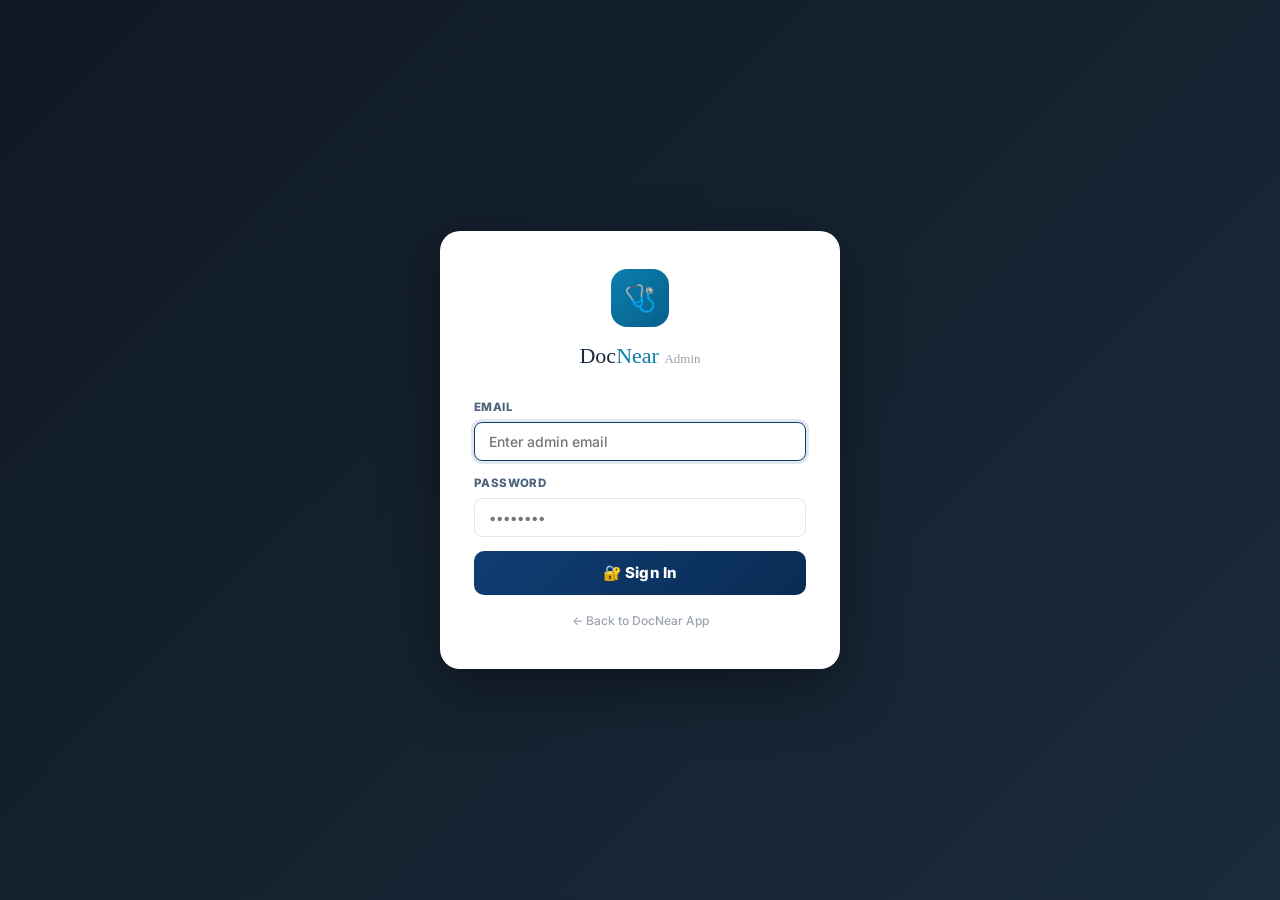
<file: admin-1.html>
<!DOCTYPE html>
<html lang="en">
<head>
  <meta charset="UTF-8"/>
  <meta name="viewport" content="width=device-width,initial-scale=1.0"/>
  <meta name="theme-color" content="#1A2B3C"/>
  <title>DocNear Admin Panel — 100% Complete</title>
  <link rel="stylesheet" href="DocNear.css"/>
  <style>
    body{background:#0F1923}
    .layout{display:flex;min-height:100vh}
    .sidebar{width:240px;flex-shrink:0;background:linear-gradient(180deg,#1A2B3C 0%,#0F1923 100%);min-height:100vh;position:sticky;top:0;display:flex;flex-direction:column;padding-bottom:20px;overflow-y:auto;transition:left .3s ease}
    .sb-logo{padding:18px 20px;display:flex;align-items:center;gap:10px;border-bottom:1px solid rgba(255,255,255,.08);margin-bottom:6px}
    .sb-logo .lbox{width:36px;height:36px;background:linear-gradient(135deg,#0A7FAF,#085F8A);border-radius:10px;display:flex;align-items:center;justify-content:center;font-size:17px;flex-shrink:0}
    .sb-logo span{font-family:'Lora',serif;font-size:17px;color:#fff}
    .sb-logo span em{color:#3ECF8E;font-style:normal}
    .sb-user{padding:10px 14px;margin:0 8px 6px;background:rgba(255,255,255,.06);border-radius:12px}
    .sb-uname{font-size:13px;font-weight:700;color:#fff;margin-bottom:1px}
    .sb-urole{font-size:11px;color:#3ECF8E;font-weight:600}
    .sb-sec{font-size:10px;font-weight:700;color:rgba(255,255,255,.3);padding:10px 20px 4px;letter-spacing:1.2px;text-transform:uppercase}
    .sb-item{display:flex;align-items:center;gap:10px;padding:9px 20px;cursor:pointer;color:rgba(255,255,255,.65);font-size:13px;font-weight:600;transition:all .2s;background:none;border:none;width:100%;text-align:left;font-family:inherit}
    .sb-item:hover{background:rgba(255,255,255,.07);color:#fff}
    .sb-item.active{background:rgba(10,127,175,.25);color:#fff;border-left:3px solid #0A7FAF}
    .sb-item .ico{font-size:15px;flex-shrink:0;width:20px;text-align:center}
    .sb-bdg{margin-left:auto;color:#fff;font-size:10px;font-weight:700;padding:1px 7px;border-radius:10px;min-width:18px;text-align:center;display:none}
    .sb-bdg.red{background:#EF4444}
    .sb-bdg.grn{background:#10B981}
    .sb-bdg.org{background:#F59E0B}
    .sb-logout{margin-top:auto;padding:8px 16px}
    .main{flex:1;background:#F3F6FA;overflow-y:auto;min-height:100vh}
    .topbar{background:#fff;padding:0 24px;height:54px;display:flex;align-items:center;justify-content:space-between;box-shadow:0 1px 4px rgba(0,0,0,.06);position:sticky;top:0;z-index:50}
    .topbar-title{font-size:17px;font-weight:700;color:#1A2B3C}
    .content{padding:22px;max-width:1200px}
    .tab{display:none;animation:fadeUp .3s ease}
    .tab.active{display:block}
    .tbl{width:100%;background:#fff;border-radius:14px;overflow:hidden;box-shadow:0 2px 8px rgba(0,0,0,.05)}
    .tbl th{background:#F9FAFB;padding:11px 14px;text-align:left;font-size:11px;font-weight:700;color:#374151;text-transform:uppercase;letter-spacing:.5px;border-bottom:1px solid #E5E7EB;white-space:nowrap}
    .tbl td{padding:11px 14px;border-bottom:1px solid #F3F4F6;font-size:13px;color:#1A2B3C;vertical-align:middle}
    .tbl tr:last-child td{border-bottom:none}
    .tbl tr:hover td{background:#FAFAFA}
    .tbl-wrap{overflow-x:auto}
    .dcard{background:#fff;border-radius:16px;padding:20px;box-shadow:0 2px 8px rgba(0,0,0,.05);margin-bottom:16px}
    .dcard-title{font-size:14px;font-weight:700;color:#1A2B3C;margin-bottom:14px;padding-bottom:10px;border-bottom:1px solid #F3F4F6;display:flex;align-items:center;justify-content:space-between;flex-wrap:wrap;gap:8px}
    .stats-grid{display:grid;grid-template-columns:repeat(auto-fit,minmax(140px,1fr));gap:12px;margin-bottom:22px}
    .info-grid{display:grid;grid-template-columns:repeat(auto-fill,minmax(150px,1fr));gap:10px;margin-bottom:14px}
    .info-item{background:#F9FAFB;border-radius:8px;padding:9px 12px}
    .info-lbl{font-size:10px;color:#9CA3AF;margin-bottom:2px;font-weight:600;text-transform:uppercase;letter-spacing:.3px}
    .info-val{font-size:13px;font-weight:600;color:#1A2B3C;word-break:break-word}
    .mob-menu-btn{display:none;background:none;border:none;cursor:pointer;font-size:22px;color:#1A2B3C}
    .overlay{display:none;position:fixed;inset:0;background:rgba(0,0,0,.5);z-index:99}
    #login-screen{min-height:100vh;background:linear-gradient(135deg,#0F1923,#1A2B3C);display:flex;align-items:center;justify-content:center;padding:20px}
    .login-box{background:#fff;border-radius:20px;padding:38px 34px;width:100%;max-width:400px;box-shadow:0 20px 60px rgba(0,0,0,.4)}
    /* Chart bars */
    .bar-row{display:flex;align-items:center;gap:10px;margin-bottom:8px}
    .bar-lbl{width:120px;font-size:12px;color:#374151;flex-shrink:0;overflow:hidden;text-overflow:ellipsis;white-space:nowrap}
    .bar-track{flex:1;background:#F3F4F6;border-radius:6px;height:8px;overflow:hidden}
    .bar-fill{height:100%;border-radius:6px;transition:width .8s ease}
    .bar-val{font-size:12px;font-weight:700;color:#1A2B3C;width:32px;text-align:right;flex-shrink:0}
    /* Notif form */
    .notif-type-btn{padding:8px 14px;border-radius:8px;border:1.5px solid #E5E7EB;background:#fff;color:#6B7280;cursor:pointer;font-size:12px;font-weight:600;font-family:inherit;transition:all .15s}
    .notif-type-btn.active{border-color:#0A7FAF;background:#E3F4FC;color:#0A7FAF}
    /* KYC doc card */
    .kyc-doc{background:#F9FAFB;border-radius:10px;padding:12px 14px;border:1.5px solid #E5E7EB;margin-bottom:8px;display:flex;align-items:center;justify-content:space-between;flex-wrap:wrap;gap:8px}
    .kyc-doc.verified{border-color:#A7F3D0;background:#F0FDF4}
    .kyc-doc.rejected{border-color:#FECACA;background:#FEF2F2}
    .kyc-doc.pending{border-color:#FDE68A;background:#FFFBEB}
    /* Revenue cards */
    .rev-card{background:linear-gradient(135deg,#0A7FAF,#085F8A);border-radius:16px;padding:20px;color:#fff}
    /* Mobile */
    @media(max-width:768px){
      .sidebar{position:fixed;left:-240px;top:0;z-index:100}
      .sidebar.open{left:0}
      .overlay.show{display:block}
      .mob-menu-btn{display:flex}
      .content{padding:14px}
      .stats-grid{grid-template-columns:repeat(2,1fr)}
    }
  </style>
</head>
<body>
<div id="toast"></div>

<!-- ════════════════ LOGIN SCREEN ════════════════ -->
<div id="login-screen">
  <div class="login-box">
    <div style="text-align:center;margin-bottom:26px">
      <div style="width:58px;height:58px;background:linear-gradient(135deg,#0A7FAF,#085F8A);border-radius:16px;display:flex;align-items:center;justify-content:center;font-size:26px;margin:0 auto 12px">🩺</div>
      <div style="font-family:'Lora',serif;font-size:22px;color:#1A2B3C">Doc<span style="color:#0A7FAF">Near</span> <span style="font-size:13px;color:#9CA3AF">Admin</span></div>
    </div>

    <div class="form-group"><label class="form-label">Email</label><input id="l-email" type="email" class="form-input" placeholder="Enter admin email" onkeydown="if(event.key==='Enter')doLogin()"/></div>
    <div class="form-group"><label class="form-label">Password</label><input id="l-pw" type="password" class="form-input" placeholder="••••••••" onkeydown="if(event.key==='Enter')doLogin()"/></div>
    <div id="l-err" style="display:none;background:#FEE2E2;color:#DC2626;padding:8px 12px;border-radius:8px;font-size:12px;margin-bottom:12px"></div>
    <button id="l-btn" class="btn btn-dark btn-full" style="font-size:15px;padding:13px" onclick="doLogin()">🔐 Sign In</button>
    <div style="text-align:center;margin-top:14px"><a href="index.html?from=admin" style="font-size:12px;color:#9CA3AF;text-decoration:none">← Back to DocNear App</a></div>
  </div>
</div>

<!-- ════════════════ DASHBOARD ════════════════ -->
<div id="dashboard" style="display:none">
  <div class="overlay" id="overlay" onclick="closeSB()"></div>
  <div class="layout">

    <!-- SIDEBAR -->
    <div class="sidebar" id="sidebar">
      <div class="sb-logo">
        <div class="lbox">🩺</div>
        <span>Doc<em>Near</em> Admin</span>
      </div>
      <div class="sb-user">
        <div class="sb-uname" id="sb-name">Admin</div>
        <div class="sb-urole" id="sb-role">🛡️ Super Admin</div>
      </div>

      <div class="sb-sec">Overview</div>
      <button class="sb-item active" onclick="showTab('overview')" id="nav-overview"><span class="ico">📊</span>Overview</button>

      <div class="sb-sec">Approvals</div>
      <button class="sb-item" onclick="showTab('pending')" id="nav-pending"><span class="ico">⏳</span>Doctor Approvals<span class="sb-bdg red" id="bdg-pending">0</span></button>
      <button class="sb-item" onclick="showTab('store-approvals')" id="nav-store-approvals"><span class="ico">💊</span>Store Approvals<span class="sb-bdg red" id="bdg-stores">0</span></button>
      <button class="sb-item" onclick="showTab('ambu-approvals')" id="nav-ambu-approvals"><span class="ico">🚑</span>Ambulance Approvals<span class="sb-bdg red" id="bdg-ambu">0</span></button>
      <button class="sb-item" onclick="showTab('lab-approvals')" id="nav-lab-approvals"><span class="ico">🔬</span>Lab Approvals<span class="sb-bdg red" id="bdg-labs">0</span></button>
      <button class="sb-item" onclick="showTab('hp-approvals')" id="nav-hp-approvals"><span class="ico">🏠</span>Home Provider Approvals<span class="sb-bdg red" id="bdg-hp">0</span></button>

      <div class="sb-sec">Manage</div>
      <button class="sb-item" onclick="showTab('doctors')" id="nav-doctors"><span class="ico">👨‍⚕️</span>Doctors<span class="sb-bdg grn" id="bdg-docs">0</span></button>
      <button class="sb-item" onclick="showTab('patients')" id="nav-patients"><span class="ico">🤒</span>Patients<span class="sb-bdg grn" id="bdg-pats">0</span></button>
      <button class="sb-item" onclick="showTab('stores')" id="nav-stores"><span class="ico">🏪</span>Medical Stores</button>
      <button class="sb-item" onclick="showTab('ambulances')" id="nav-ambulances"><span class="ico">🚑</span>Ambulances</button>
      <button class="sb-item" onclick="showTab('labs')" id="nav-labs"><span class="ico">🔬</span>Labs</button>
      <button class="sb-item" onclick="showTab('home-providers')" id="nav-home-providers"><span class="ico">🏠</span>Home Providers<span class="sb-bdg grn" id="bdg-hpm">0</span></button>
      <button class="sb-item" onclick="showTab('appointments')" id="nav-appointments"><span class="ico">📅</span>Appointments<span class="sb-bdg grn" id="bdg-appts">0</span></button>
      <button class="sb-item" onclick="showTab('reviews')" id="nav-reviews"><span class="ico">⭐</span>Reviews</button>

      <div class="sb-sec">Finance</div>
      <button class="sb-item" onclick="showTab('earnings')" id="nav-earnings"><span class="ico">💰</span>Earnings & Revenue</button>

      <div class="sb-sec">Insights</div>
      <button class="sb-item" onclick="showTab('analytics')" id="nav-analytics"><span class="ico">📈</span>Analytics</button>

      <div class="sb-sec">Communications</div>
      <button class="sb-item" onclick="showTab('broadcast')" id="nav-broadcast"><span class="ico">🔔</span>Broadcast Notifications</button>

      <div class="sb-sec">Verification</div>
      <button class="sb-item" onclick="showTab('kyc')" id="nav-kyc"><span class="ico">📄</span>KYC Verification<span class="sb-bdg org" id="bdg-kyc">0</span></button>

      <div class="sb-sec">System</div>
      <button class="sb-item" onclick="showTab('admins')" id="nav-admins"><span class="ico">🛡️</span>Admin Management</button>
      <button class="sb-item" onclick="showTab('support')" id="nav-support"><span class="ico">💬</span>Support Messages</button>
      <button class="sb-item" onclick="showTab('ads')" id="nav-ads"><span class="ico">📢</span>Advertisements</button>
      <button class="sb-item" onclick="showTab('blood-bank')" id="nav-blood-bank"><span class="ico">🩸</span>Blood Donors<span class="sb-bdg red" id="bdg-blood">0</span></button>
      <button class="sb-item" onclick="showTab('home-services')" id="nav-home-services"><span class="ico">🏠</span>Home Services<span class="sb-bdg org" id="bdg-hs">0</span></button>
      <button class="sb-item" onclick="refreshAll()"><span class="ico">🔄</span>Refresh Data</button>

      <div class="sb-logout">
        <button class="btn btn-ghost btn-full" onclick="doLogout()" style="color:rgba(255,255,255,.5);border-color:rgba(255,255,255,.15)!important;font-size:13px">🚪 Logout</button>
      </div>
    </div>

    <!-- MAIN -->
    <div class="main">
      <div class="topbar">
        <div style="display:flex;align-items:center;gap:10px">
          <button class="mob-menu-btn" onclick="openSB()">☰</button>
          <div class="topbar-title" id="pg-title">Overview</div>
        </div>
        <div style="display:flex;align-items:center;gap:10px">
          <span id="topbar-time" style="font-size:12px;color:#9CA3AF"></span>
          <div style="width:30px;height:30px;background:linear-gradient(135deg,#1A2B3C,#2D4050);border-radius:50%;display:flex;align-items:center;justify-content:center;font-size:12px;font-weight:700;color:#3ECF8E" id="sb-avatar">A</div>
        </div>
      </div>
      <div class="content">

        <!-- ── OVERVIEW ── -->
        <div class="tab active" id="tab-overview">
          <div class="stats-grid" id="ov-stats"><div class="loading-box" style="grid-column:1/-1"><div class="spinner"></div></div></div>
          <div style="display:grid;grid-template-columns:1fr 1fr;gap:14px;margin-bottom:16px">
            <div class="dcard"><div class="dcard-title">📅 Recent Appointments</div><div id="ov-appts"></div></div>
            <div class="dcard"><div class="dcard-title">👨‍⚕️ Recent Registrations</div><div id="ov-docs"></div></div>
          </div>
          <div class="dcard"><div class="dcard-title">📊 Specialization Breakdown</div><div id="ov-spec"></div></div>
        </div>

        <!-- ── DOCTOR APPROVALS ── -->
        <div class="tab" id="tab-pending">
          <div id="pending-list"><div class="loading-box"><div class="spinner"></div></div></div>
        </div>

        <!-- ── STORE APPROVALS ── -->
        <div class="tab" id="tab-store-approvals">
          <div id="store-approvals-list"><div class="loading-box"><div class="spinner"></div></div></div>
        </div>

        <!-- ── AMBULANCE APPROVALS ── -->
        <div class="tab" id="tab-ambu-approvals">
          <div id="ambu-approvals-list"><div class="loading-box"><div class="spinner"></div></div></div>
        </div>
        <div class="tab" id="tab-lab-approvals">
          <div id="lab-approvals-list"><div class="loading-box"><div class="spinner"></div></div></div>
        </div>

        <!-- ── DOCTORS ── -->
        <div class="tab" id="tab-doctors">
          <div style="display:flex;justify-content:space-between;align-items:center;margin-bottom:14px;flex-wrap:wrap;gap:10px">
            <div style="font-size:16px;font-weight:700;color:#1A2B3C">All Doctors</div>
            <div style="display:flex;gap:8px;flex-wrap:wrap">
              <input id="doc-q" class="form-input" placeholder="🔍 Search..." style="max-width:180px;padding:8px 12px" oninput="renderDoctors()"/>
              <select id="doc-status" class="form-input" style="max-width:140px;padding:8px 12px" onchange="renderDoctors()"><option value="">All</option><option value="true">Approved</option><option value="false">Pending</option></select>
            </div>
          </div>
          <div class="tbl-wrap"><table class="tbl" style="border-collapse:collapse">
            <thead><tr><th>#</th><th>Doctor</th><th>Specialization</th><th>Hospital / District</th><th>Fee</th><th>Status</th><th>Actions</th></tr></thead>
            <tbody id="doc-tbody"></tbody>
          </table></div>
        </div>

        <!-- ── PATIENTS ── -->
        <div class="tab" id="tab-patients">
          <div style="display:flex;justify-content:space-between;align-items:center;margin-bottom:14px;flex-wrap:wrap;gap:10px">
            <div style="font-size:16px;font-weight:700;color:#1A2B3C">All Patients</div>
            <input id="pat-q" class="form-input" placeholder="🔍 Search..." style="max-width:200px;padding:8px 12px" oninput="renderPatients()"/>
          </div>
          <div class="tbl-wrap"><table class="tbl" style="border-collapse:collapse">
            <thead><tr><th>#</th><th>Patient</th><th>Contact</th><th>Age/Gender</th><th>Blood</th><th>Appointments</th><th>Actions</th></tr></thead>
            <tbody id="pat-tbody"></tbody>
          </table></div>
        </div>

        <!-- ── MEDICAL STORES ── -->
        <div class="tab" id="tab-stores">
          <div style="display:flex;justify-content:space-between;align-items:center;margin-bottom:14px;flex-wrap:wrap;gap:10px">
            <div style="font-size:16px;font-weight:700;color:#1A2B3C">All Medical Stores</div>
            <div style="display:flex;gap:8px;flex-wrap:wrap">
              <input id="store-q" class="form-input" placeholder="🔍 Search..." style="max-width:180px;padding:8px 12px" oninput="renderStores()"/>
              <select id="store-status" class="form-input" style="max-width:130px;padding:8px 12px" onchange="renderStores()"><option value="">All</option><option value="true">Approved</option><option value="false">Pending</option></select>
            </div>
          </div>
          <div class="tbl-wrap"><table class="tbl" style="border-collapse:collapse">
            <thead><tr><th>#</th><th>Store</th><th>Owner</th><th>Location</th><th>24×7</th><th>Delivery</th><th>Status</th><th>Actions</th></tr></thead>
            <tbody id="store-tbody"></tbody>
          </table></div>
        </div>

        <!-- ── AMBULANCES ── -->
        <div class="tab" id="tab-ambulances">
          <div style="display:flex;justify-content:space-between;align-items:center;margin-bottom:14px;flex-wrap:wrap;gap:10px">
            <div style="font-size:16px;font-weight:700;color:#1A2B3C">All Ambulance Providers</div>
            <div style="display:flex;gap:8px;flex-wrap:wrap">
              <input id="ambu-q" class="form-input" placeholder="🔍 Search..." style="max-width:180px;padding:8px 12px" oninput="renderAmbulances()"/>
              <select id="ambu-avail" class="form-input" style="max-width:140px;padding:8px 12px" onchange="renderAmbulances()"><option value="">All Status</option><option value="available">Available</option><option value="busy">Busy</option><option value="offline">Offline</option></select>
            </div>
          </div>
          <div class="tbl-wrap"><table class="tbl" style="border-collapse:collapse">
            <thead><tr><th>#</th><th>Operator</th><th>Vehicle</th><th>Type</th><th>Location</th><th>₹/km</th><th>Status</th><th>Actions</th></tr></thead>
            <tbody id="ambu-tbody"></tbody>
          </table></div>
        </div>

        <!-- ── LABS ── -->
        <div class="tab" id="tab-labs">
          <div id="labs-list"><div class="loading-box"><div class="spinner"></div></div></div>
        </div>

        <!-- ── APPOINTMENTS ── -->
        <div class="tab" id="tab-appointments">
          <div style="display:flex;justify-content:space-between;align-items:center;margin-bottom:14px;flex-wrap:wrap;gap:10px">
            <div style="font-size:16px;font-weight:700;color:#1A2B3C">All Appointments</div>
            <div style="display:flex;gap:8px;flex-wrap:wrap">
              <input id="appt-q" class="form-input" placeholder="🔍 Search..." style="max-width:180px;padding:8px 12px" oninput="renderAppointments()"/>
              <select id="appt-status" class="form-input" style="max-width:130px;padding:8px 12px" onchange="renderAppointments()"><option value="">All</option><option value="confirmed">Confirmed</option><option value="pending">Pending</option><option value="cancelled">Cancelled</option></select>
            </div>
          </div>
          <div class="tbl-wrap"><table class="tbl" style="border-collapse:collapse">
            <thead><tr><th>#</th><th>Patient</th><th>Doctor</th><th>Date & Slot</th><th>Type</th><th>Fee</th><th>Payment</th><th>Status</th></tr></thead>
            <tbody id="appt-tbody"></tbody>
          </table></div>
        </div>

        <!-- ── REVIEWS ── -->
        <div class="tab" id="tab-reviews">
          <div style="font-size:16px;font-weight:700;color:#1A2B3C;margin-bottom:14px">Review Management</div>
          <div id="reviews-list"><div class="loading-box"><div class="spinner"></div></div></div>
        </div>

        <!-- ── EARNINGS ── -->
        <div class="tab" id="tab-earnings">
          <div style="font-size:16px;font-weight:700;color:#1A2B3C;margin-bottom:16px">💰 Earnings & Revenue</div>
          <div class="stats-grid" id="earn-stats"></div>
          <div style="display:grid;grid-template-columns:1fr 1fr;gap:14px;margin-bottom:16px">
            <div class="rev-card">
              <div style="font-size:12px;opacity:.7;margin-bottom:4px">Today's Revenue</div>
              <div id="rev-today" style="font-family:'Lora',serif;font-size:28px;font-weight:700">₹0</div>
              <div style="font-size:11px;opacity:.7;margin-top:4px">All channels combined</div>
            </div>
            <div style="background:linear-gradient(135deg,#10B981,#059669);border-radius:16px;padding:20px;color:#fff">
              <div style="font-size:12px;opacity:.7;margin-bottom:4px">This Month</div>
              <div id="rev-month" style="font-family:'Lora',serif;font-size:28px;font-weight:700">₹0</div>
              <div style="font-size:11px;opacity:.7;margin-top:4px">Total appointments paid</div>
            </div>
          </div>
          <div class="dcard">
            <div class="dcard-title">Top Earning Doctors</div>
            <div id="earn-docs"></div>
          </div>
          <div class="dcard">
            <div class="dcard-title">Revenue by Specialization</div>
            <div id="earn-spec"></div>
          </div>
        </div>

        <!-- ── ANALYTICS ── -->
        <div class="tab" id="tab-analytics">
          <div style="font-size:16px;font-weight:700;color:#1A2B3C;margin-bottom:16px">📈 Analytics Dashboard</div>
          <div class="stats-grid" id="an-stats"></div>
          <div style="display:grid;grid-template-columns:1fr 1fr;gap:14px">
            <div class="dcard">
              <div class="dcard-title">Top Doctors by Bookings</div>
              <div id="an-top-docs"></div>
            </div>
            <div class="dcard">
              <div class="dcard-title">Popular Specializations</div>
              <div id="an-top-specs"></div>
            </div>
            <div class="dcard">
              <div class="dcard-title">District-wise Users</div>
              <div id="an-districts"></div>
            </div>
            <div class="dcard">
              <div class="dcard-title">Booking Trends (Last 7 Days)</div>
              <div id="an-trends"></div>
            </div>
          </div>
        </div>

        <!-- ── BROADCAST NOTIFICATIONS ── -->
        <div class="tab" id="tab-broadcast">
          <div style="font-size:16px;font-weight:700;color:#1A2B3C;margin-bottom:16px">🔔 Broadcast Notifications</div>
          <div class="dcard" style="margin-bottom:16px">
            <div class="dcard-title">Send New Notification</div>
            <div class="form-group">
              <label class="form-label">Target Audience</label>
              <div style="display:flex;gap:8px;flex-wrap:wrap">
                <button class="notif-type-btn active" id="nt-all" onclick="setNT('all')">👥 All Users</button>
                <button class="notif-type-btn" id="nt-patients" onclick="setNT('patient')">🤒 Patients Only</button>
                <button class="notif-type-btn" id="nt-doctors" onclick="setNT('doctor')">👨‍⚕️ Doctors Only</button>
                <button class="notif-type-btn" id="nt-stores" onclick="setNT('store')">💊 Stores Only</button>
              </div>
            </div>
            <div class="form-group"><label class="form-label">Notification Type</label>
              <select id="bc-type" class="form-input">
                <option value="info">ℹ️ Info</option>
                <option value="success">✅ Success</option>
                <option value="warning">⚠️ Warning</option>
                <option value="error">❌ Alert</option>
              </select>
            </div>
            <div class="form-group"><label class="form-label">Title <span>*</span></label><input id="bc-title" class="form-input" placeholder="Notification title..."/></div>
            <div class="form-group"><label class="form-label">Message <span>*</span></label><textarea id="bc-msg" class="form-input" rows="3" placeholder="Your message here..."></textarea></div>
            <button class="btn btn-primary btn-full" onclick="sendBroadcast()" style="font-size:14px;padding:12px">🔔 Send Broadcast Notification</button>
          </div>
          <div class="dcard">
            <div class="dcard-title">Recent Broadcasts</div>
            <div id="broadcast-history"></div>
          </div>
        </div>

        <!-- ── KYC VERIFICATION ── -->
        <div class="tab" id="tab-kyc">
          <div style="font-size:16px;font-weight:700;color:#1A2B3C;margin-bottom:16px">📄 KYC Verification</div>
          <div style="display:flex;gap:8px;margin-bottom:16px;flex-wrap:wrap">
            <button class="notif-type-btn active" id="kyc-tab-doc" onclick="setKYCTab('doctors')">👨‍⚕️ Doctors</button>
            <button class="notif-type-btn" id="kyc-tab-store" onclick="setKYCTab('stores')">💊 Pharmacies</button>
            <button class="notif-type-btn" id="kyc-tab-ambu" onclick="setKYCTab('ambulances')">🚑 Ambulances</button>
          </div>
          <div id="kyc-content"></div>
        </div>

        <!-- ── ADMIN MANAGEMENT ── -->
        <div class="tab" id="tab-admins">
          <div style="font-size:16px;font-weight:700;color:#1A2B3C;margin-bottom:16px">🛡️ Admin Management</div>
          <div class="dcard" style="margin-bottom:16px">
            <div class="dcard-title">Create New Admin</div>
            <div class="grid-2">
              <div class="form-group"><label class="form-label">Full Name <span>*</span></label><input id="new-admin-name" class="form-input" placeholder="Admin Name"/></div>
              <div class="form-group"><label class="form-label">Email <span>*</span></label><input id="new-admin-email" type="email" class="form-input" placeholder="admin@docnear.com"/></div>
              <div class="form-group"><label class="form-label">Password <span>*</span></label><input id="new-admin-pw" type="password" class="form-input" placeholder="Strong password"/></div>
              <div class="form-group"><label class="form-label">Role</label>
                <select id="new-admin-role" class="form-input"><option value="admin">Admin</option><option value="moderator">Moderator</option><option value="support">Support</option><option value="superadmin">Super Admin</option></select>
              </div>
            </div>
            <button class="btn btn-primary" onclick="createAdmin()">+ Create Admin</button>
          </div>
          <div class="dcard">
            <div class="dcard-title">Current Admins</div>
            <div id="admin-list"></div>
          </div>
        </div>

        <!-- ── ADS ── -->
        <div class="tab" id="tab-ads">
          <div style="margin-bottom:20px">
            <h3 style="font-size:16px;font-weight:700;margin-bottom:16px">📢 Manage Advertisements</h3>
            <div class="dcard" style="margin-bottom:16px">
              <h4 style="margin-bottom:12px;color:#0A7FAF">➕ Add New Ad</h4>
              <div class="form-group"><label class="form-label">Title</label><input id="ad-title" class="form-input" placeholder="Ad title"/></div>
              <div class="form-group"><label class="form-label">Image or Video File (Max 50MB)</label><input type="file" id="ad-file" accept="image/jpeg,image/png,video/mp4" class="form-input"/></div>
              <div id="ad-upload-status" style="font-size:12px;color:#6B7280;margin-bottom:8px"></div>
              <div class="form-group"><label class="form-label">Link URL (optional)</label><input id="ad-link" class="form-input" placeholder="https://..."/></div>
              <div class="form-group"><label class="form-label">Ad Type</label>
                <select id="ad-type" class="form-input">
                  <option value="banner">Banner (Home page)</option>
                  <option value="splash">Splash (Full screen on open)</option>
                </select>
              </div>
              <button class="btn btn-primary btn-full" onclick="addAd()">➕ Add Advertisement</button>
            </div>
            <div id="ads-list"><div class="loading-box"><div class="spinner"></div></div></div>
          </div>
        </div>

        <!-- ── SUPPORT ── -->
        <div class="tab" id="tab-support">
          <div style="font-size:16px;font-weight:700;color:#1A2B3C;margin-bottom:14px">💬 Support Messages</div>
          <div id="support-list"></div>
        </div>

        <!-- ── HP APPROVALS ── -->
        <div class="tab" id="tab-hp-approvals">
          <div style="font-size:16px;font-weight:700;color:#1A2B3C;margin-bottom:14px">🏠 Home Provider Approvals</div>
          <div id="hp-approvals-list"></div>
        </div>

        <!-- ── MANAGE HOME PROVIDERS ── -->
        <div class="tab" id="tab-home-providers">
          <div style="display:flex;align-items:center;justify-content:space-between;margin-bottom:16px;flex-wrap:wrap;gap:8px">
            <div style="font-size:16px;font-weight:700;color:#1A2B3C">🏠 Manage Home Providers</div>
            <div style="display:flex;gap:8px;flex-wrap:wrap">
              <input id="hp-mgmt-q" class="form-input" placeholder="🔍 Search..." style="max-width:180px;padding:8px 12px" oninput="renderManageHP()"/>
              <select id="hp-mgmt-type" class="form-input" style="max-width:150px;padding:8px 12px" onchange="renderManageHP()">
                <option value="">All Types</option>
                <option value="nursing">👩‍⚕️ Nursing</option>
                <option value="physiotherapy">🦽 Physiotherapy</option>
                <option value="both">Both</option>
              </select>
            </div>
          </div>
          <div id="hp-mgmt-list"></div>
        </div>

        <!-- ── HOME SERVICES ── -->
        <div class="tab" id="tab-home-services">
          <div style="display:flex;align-items:center;justify-content:space-between;margin-bottom:16px;flex-wrap:wrap;gap:8px">
            <div style="font-size:16px;font-weight:700;color:#1A2B3C">🏠 Home Services Bookings</div>
            <div style="display:flex;gap:8px">
              <select id="hs-filter-type" class="form-input" style="width:auto;padding:6px 10px;font-size:13px" onchange="renderHomeServices()">
                <option value="">All Types</option>
                <option value="nursing">👩‍⚕️ Nursing</option>
                <option value="physiotherapy">🦽 Physiotherapy</option>
              </select>
              <select id="hs-filter-status" class="form-input" style="width:auto;padding:6px 10px;font-size:13px" onchange="renderHomeServices()">
                <option value="">All Status</option>
                <option value="pending">Pending</option>
                <option value="confirmed">Confirmed</option>
                <option value="completed">Completed</option>
                <option value="cancelled">Cancelled</option>
              </select>
            </div>
          </div>
          <div id="home-services-list"></div>
        </div>

        <!-- ── BLOOD DONORS ── -->
        <div class="tab" id="tab-blood-bank">
          <div style="display:flex;align-items:center;justify-content:space-between;margin-bottom:16px;flex-wrap:wrap;gap:8px">
            <div style="font-size:16px;font-weight:700;color:#1A2B3C">🩸 Blood Donors</div>
            <div style="display:flex;gap:8px;flex-wrap:wrap">
              <select id="bb-filter-bg" class="form-input" style="width:auto;padding:6px 10px;font-size:13px" onchange="renderBloodDonors()">
                <option value="">All Blood Groups</option>
                <option>A+</option><option>A-</option><option>B+</option><option>B-</option>
                <option>AB+</option><option>AB-</option><option>O+</option><option>O-</option>
              </select>
              <select id="bb-filter-dist" class="form-input" style="width:auto;padding:6px 10px;font-size:13px" onchange="renderBloodDonors()">
                <option value="">All Districts</option>
                <option>Hyderabad</option><option>Warangal</option><option>Karimnagar</option>
                <option>Nizamabad</option><option>Khammam</option><option>Rangareddy</option>
                <option>Nellore</option><option>Guntur</option><option>Vijayawada</option>
                <option>Visakhapatnam</option><option>Rajahmundry</option><option>Tirupati</option>
                <option>Kurnool</option><option>Kadapa</option><option>Anantapur</option>
              </select>
            </div>
          </div>
          <div id="blood-donors-list"></div>
        </div>

      </div>
    </div>
  </div>
</div>

<script>
/* ════════ CONFIG ════════ */
const SUPA_URL = "https://avonzvocvonvzamedwvh.supabase.co";
const SUPA_KEY = "eyJhbGciOiJIUzI1NiIsInR5cCI6IkpXVCJ9.eyJpc3MiOiJzdXBhYmFzZSIsInJlZiI6ImF2b256dm9jdm9udnphbWVkd3ZoIiwicm9sZSI6ImFub24iLCJpYXQiOjE3Nzk4ODYwNzgsImV4cCI6MjA5NTQ2MjA3OH0.bU2WLrqDnTEggKnLvJjY07VyNATfIyMGppTw7FWD50w";
const SESSION_KEY = "dn_session_v3";

/* ════════ DB ════════ */
async function dbReq(path, opts={}) {
  try {
    const res = await fetch(SUPA_URL+"/rest/v1/"+path, {
      headers:{"apikey":SUPA_KEY,"Authorization":"Bearer "+SUPA_KEY,"Content-Type":"application/json","Prefer":opts.prefer||"return=representation",...opts.headers},
      method:opts.method||"GET", body:opts.body?JSON.stringify(opts.body):undefined
    });
    if(!res.ok){const e=await res.json().catch(()=>({}));throw new Error(e.message||"Error "+res.status);}
    const t=await res.text(); return t?JSON.parse(t):[];
  } catch(err) {
    if(err.name==="TypeError")throw new Error("Network error — internet check చేయండి");
    throw err;
  }
}
const DB={
  get:   (t,q="")  => dbReq(t+"?"+(q?q+"&":"")+"order=created_at.desc"),
  post:  (t,d)     => dbReq(t,{method:"POST",body:d}),
  patch: (t,f,d)   => dbReq(t+"?"+f,{method:"PATCH",body:d,prefer:"return=representation"}),
  del:   (t,f)     => dbReq(t+"?"+f,{method:"DELETE",prefer:"return=minimal"})
};

/* ════════ HASH ════════ */
async function hashPwd(p){
  try{const b=await crypto.subtle.digest("SHA-256",new TextEncoder().encode(p));return Array.from(new Uint8Array(b)).map(x=>x.toString(16).padStart(2,"0")).join("");}
  catch{return p;}
}

/* ════════ UTILS ════════ */
const $=id=>document.getElementById(id);
const safe=s=>s||"";
const fmtD=d=>{try{return new Date(d).toLocaleDateString('en-IN',{day:'numeric',month:'short',year:'numeric'});}catch{return d||"—";}};
const ini=n=>safe(n).split(" ").map(w=>w[0]).join("").toUpperCase().slice(0,2);
function avt(name,color="#0A7FAF",sz=36){return `<div style="width:${sz}px;height:${sz}px;border-radius:50%;background:${color};display:flex;align-items:center;justify-content:center;color:#fff;font-weight:700;font-size:${Math.round(sz*.35)}px;flex-shrink:0">${ini(name)}</div>`;}
function pill(lbl,bg,col){return `<span class="pill" style="background:${bg};color:${col}">${lbl}</span>`;}
function sPill(s){const m={confirmed:["#D1FAE5","#059669"],pending:["#FEF3C7","#D97706"],cancelled:["#FEE2E2","#DC2626"],completed:["#EDE9FE","#7C4DFF"],available:["#D1FAE5","#059669"],busy:["#FEF3C7","#D97706"],offline:["#F3F4F6","#9CA3AF"],inactive:["#F3F4F6","#9CA3AF"]};const[b,c]=m[s]||m.pending;return pill(s.toUpperCase(),b,c);}
function toast(msg,err=false){const el=$("toast");if(!el)return;el.style.background=err?"#EF4444":"#10B981";el.style.color="#fff";el.textContent=(err?"❌ ":"✅ ")+msg;el.style.display="block";clearTimeout(el._t);el._t=setTimeout(()=>el.style.display="none",4000);}
function spin(id,msg="Loading..."){const el=$(id);if(el)el.innerHTML=`<div class="loading-box"><div class="spinner"></div>${msg}</div>`;}
function sc(icon,label,val,bg="#E3F4FC",vc="#0A7FAF",tab=""){
  const click=tab?`onclick="showTab('${tab}')"`:"";
  return `<div class="stat-card" ${click} style="${tab?'cursor:pointer;':''}">`+
    `<div class="stat-icon" style="background:${bg}">${icon}</div>`+
    `<div><div class="stat-val" style="color:${vc}">${val}</div><div class="stat-lbl">${label}</div></div></div>`;
}
function barRow(label,pct,color,val){return `<div class="bar-row"><div class="bar-lbl" title="${label}">${label}</div><div class="bar-track"><div class="bar-fill" style="width:${pct}%;background:${color}"></div></div><div class="bar-val">${val}</div></div>`;}
function grid2(html){return `<div style="display:grid;grid-template-columns:1fr 1fr;gap:10px">${html}</div>`;}

/* ════════ SESSION ════════ */
const SESSION={
  save:u=>{try{localStorage.setItem(SESSION_KEY,JSON.stringify({...u,at:Date.now()}));}catch{}},
  load:()=>{try{const d=JSON.parse(localStorage.getItem(SESSION_KEY)||"null");if(!d||Date.now()-d.at>8*3600000){SESSION.clear();return null;}return d;}catch{return null;}},
  clear:()=>{try{localStorage.removeItem(SESSION_KEY);}catch{}},
};

/* ════════ STATE ════════ */
const ADMIN={user:null,data:{docs:[],pats:[],appts:[],stores:[],ambus:[],notifs:[],support:[],reviews:[],admins:[]}};
let _nt="all", _kycTab="doctors";

/* ════════ AUTH ════════ */
async function doLogin(){
  const email=$("l-email").value.trim(), pw=$("l-pw").value;
  const err=$("l-err"), btn=$("l-btn");
  err.style.display="none";
  if(!email||!pw){showErr("Email & password required.");return;}
  btn.disabled=true;btn.textContent="⏳ Verifying...";
  try{
    const hash=await hashPwd(pw);
    const rows=await DB.get("admins",`email=eq.${encodeURIComponent(email)}&password_hash=eq.${encodeURIComponent(hash)}&is_active=eq.true`);
    if(!rows.length){showErr("Invalid credentials. Access denied.");return;}
    ADMIN.user={name:rows[0].name||"Admin",email:rows[0].email,role:rows[0].role||"admin"};
    SESSION.save(ADMIN.user);
    initDashboard();
  }catch(e){showErr(e.message||"Login failed.");}
  finally{btn.disabled=false;btn.textContent="🔐 Sign In";}
}
function showErr(msg){const el=$("l-err");if(el){el.textContent="⚠️ "+msg;el.style.display="block";}}
function doLogout(){SESSION.clear();ADMIN.user=null;$("dashboard").style.display="none";$("login-screen").style.display="flex";$("l-pw").value="";toast("Logged out securely.");}

function checkSession(){
  const s=SESSION.load();
  if(!s)return;
  ADMIN.user=s.u||s;
  initDashboard();
}
function initDashboard(){
  $("login-screen").style.display="none";
  $("dashboard").style.display="block";
  $("sb-name").textContent=ADMIN.user.name;
  $("sb-role").textContent="🛡️ "+ADMIN.user.role.toUpperCase();
  $("sb-avatar").textContent=ini(ADMIN.user.name);
  setInterval(updateClock,1000);updateClock();
  loadAllData();
}
function updateClock(){const el=$("topbar-time");if(el)el.textContent=new Date().toLocaleTimeString('en-IN',{hour:'2-digit',minute:'2-digit'});}

/* ════════ DATA ════════ */
async function loadAllData(){
  spin("ov-stats");
  try{
    const[docs,pats,appts]=await Promise.all([DB.get("doctors"),DB.get("patients"),DB.get("appointments")]);
    ADMIN.data.docs=docs; ADMIN.data.pats=pats; ADMIN.data.appts=appts;
    try{ADMIN.data.stores=await DB.get("medical_stores");}catch{ADMIN.data.stores=[];}
    try{ADMIN.data.ambus=await DB.get("ambulances");}catch{ADMIN.data.ambus=[];}
    try{ADMIN.data.labs=await DB.get("diagnostic_labs");}catch{ADMIN.data.labs=[];}
    try{ADMIN.data.support=await DB.get("support_messages");}catch{ADMIN.data.support=[];}
    try{ADMIN.data.notifs=await DB.get("notifications","limit=100");}catch{ADMIN.data.notifs=[];}
    try{ADMIN.data.reviews=await DB.get("doctor_reviews");}catch{ADMIN.data.reviews=[];}
    try{ADMIN.data.admins=await DB.get("admins");}catch{ADMIN.data.admins=[];}
    try{ADMIN.data.bloodDonors=await DB.get("blood_donors");}catch{ADMIN.data.bloodDonors=[];}
    try{ADMIN.data.homeServices=await DB.get("home_services");}catch{ADMIN.data.homeServices=[];}
    try{ADMIN.data.homeProviders=await DB.get("home_providers");}catch{ADMIN.data.homeProviders=[];}
    updateBadges();
    renderAll();
  }catch(e){
    $("ov-stats").innerHTML=`<div style="grid-column:1/-1;background:#FEE2E2;border-radius:12px;padding:16px;color:#DC2626">❌ ${e.message}<br><small>Run DOCNEAR_FINAL.sql + DOCNEAR_V2.sql in Supabase SQL Editor</small></div>`;
    toast(e.message,true);
  }
}
async function refreshAll(){toast("Refreshing...");await loadAllData();toast("Refreshed! ✅");}
function renderAll(){renderOverview();renderPending();renderStoreApprovals();renderAmbuApprovals();renderLabApprovals();renderDoctors();renderPatients();renderStores();renderAmbulances();renderLabs();renderAppointments();renderReviews();renderEarnings();renderAnalytics();renderBroadcastHistory();renderKYC();renderAdmins();renderSupport();renderAds();renderBloodDonors();renderHomeServices();renderHPApprovals();renderManageHP();}
function setB(id,n,cls){
  const b=$(id);
  if(!b)return;
  b.textContent=n;
  b.style.display=n ? "inline-flex" : "none";
  if(cls)b.className="sb-bdg "+cls;
  }
function updateBadges(){
  const{docs,stores,ambus,appts}=ADMIN.data;
  const pdoc=docs.filter(d=>!d.approved);
  const pstore=stores.filter(s=>!s.approved);
  const pambu=ambus.filter(a=>!a.approved);

  setB("bdg-pending",pdoc.length,"red");
  setB("bdg-stores",pstore.length,"red");
  setB("bdg-ambu",pambu.length,"red");
  setB("bdg-docs",docs.filter(d=>d.approved).length,"grn");
  setB("bdg-pats",ADMIN.data.pats.length,"grn");
  setB("bdg-appts",appts.length,"grn");
  setB("bdg-kyc",pdoc.length+pstore.length+pambu.length,"org");
  setB("bdg-blood",(ADMIN.data.bloodDonors||[]).length,"red");
  setB("bdg-hs",(ADMIN.data.homeServices||[]).filter(h=>h.status==="pending").length,"org");
  setB("bdg-hp",(ADMIN.data.homeProviders||[]).filter(h=>!h.approved).length,"red");
  setB("bdg-hpm",(ADMIN.data.homeProviders||[]).filter(h=>h.approved).length,"grn");
}

/* ════════ NAVIGATION ════════ */
function showTab(name){
  document.querySelectorAll(".tab").forEach(t=>t.classList.remove("active"));
  document.querySelectorAll(".sb-item").forEach(i=>i.classList.remove("active"));
  $("tab-"+name)?.classList.add("active");
  $("nav-"+name)?.classList.add("active");
  const ttl={overview:"Overview",pending:"Doctor Approvals","store-approvals":"Store Approvals","ambu-approvals":"Ambulance Approvals","lab-approvals":"Lab Approvals",doctors:"All Doctors",patients:"All Patients",stores:"Medical Stores",ambulances:"Ambulances",appointments:"Appointments",reviews:"Review Management",earnings:"Earnings & Revenue",analytics:"Analytics",broadcast:"Broadcast Notifications",kyc:"KYC Verification",admins:"Admin Management",support:"Support Messages","blood-bank":"Blood Donors","home-services":"Home Services","hp-approvals":"Home Provider Approvals","home-providers":"Manage Home Providers"};
  $("pg-title").textContent=ttl[name]||name;
  closeSB();
}
function openSB(){$("sidebar").classList.add("open");$("overlay").classList.add("show");}
function closeSB(){$("sidebar").classList.remove("open");$("overlay").classList.remove("show");}

/* ════════ OVERVIEW ════════ */
function renderOverview(){
  const{docs,pats,appts,stores,ambus}=ADMIN.data;
  const paid=appts.filter(a=>a.payment_status==="paid");
  const rev=paid.reduce((s,a)=>s+a.fee,0);
  $("ov-stats").innerHTML=
    sc("👨‍⚕️","Doctors",docs.length,"#E3F4FC","#0A7FAF","doctors")+
    sc("✅","Approved Docs",docs.filter(d=>d.approved).length,"#D1FAE5","#059669","doctors")+
    sc("⏳","Pending Docs",docs.filter(d=>!d.approved).length,"#FEF3C7","#D97706","pending")+
    sc("🤒","Patients",pats.length,"#EDE9FE","#7C4DFF","patients")+
    sc("📅","Appointments",appts.length,"#FEE9E1","#FF6B35","appointments")+
    sc("💰","Revenue","₹"+rev.toLocaleString(),"#F0FDF4","#059669","earnings")+
    sc("💊","Med Stores",stores.length,"#D1FAE5","#10B981","stores")+
    sc("🚑","Ambulances",ambus.length,"#FEE2E2","#EF4444","ambulances")+
    sc("🩸","Blood Donors",(ADMIN.data.bloodDonors||[]).length,"#FFF5F5","#DC2626","blood-bank")+
    sc("🏠","Home Services",(ADMIN.data.homeServices||[]).length,"#EFF6FF","#3B82F6","home-services")+
    sc("👩‍⚕️","Home Providers",(ADMIN.data.homeProviders||[]).filter(h=>h.approved).length,"#ECFDF5","#059669","hp-approvals");
  $("ov-appts").innerHTML=appts.slice(0,5).map(a=>`
    <div style="display:flex;align-items:center;gap:10px;padding:8px 0;border-bottom:1px solid #F3F4F6">
      <div style="flex:1;min-width:0"><div style="font-size:13px;font-weight:600;color:#1A2B3C;overflow:hidden;text-overflow:ellipsis;white-space:nowrap">${safe(a.patient_name)} → ${safe(a.doctor_name)}</div>
      <div style="font-size:11px;color:#9CA3AF">${a.date} · ${a.slot}</div></div>
      ${sPill(a.status)}
    </div>`).join("")||"<div class='text-muted'>No appointments.</div>";
  $("ov-docs").innerHTML=docs.slice(0,5).map(d=>`
    <div style="display:flex;align-items:center;gap:10px;padding:8px 0;border-bottom:1px solid #F3F4F6">
      ${avt(d.name,d.color||"#0A7FAF",30)}
      <div style="flex:1;min-width:0"><div style="font-size:13px;font-weight:600;color:#1A2B3C;overflow:hidden;text-overflow:ellipsis;white-space:nowrap">${safe(d.name)}</div>
      <div style="font-size:11px;color:#9CA3AF">${safe(d.specialization)}</div></div>
      ${pill(d.approved?"✓":"⏳",d.approved?"#D1FAE5":"#FEF3C7",d.approved?"#059669":"#D97706")}
    </div>`).join("")||"<div class='text-muted'>No doctors.</div>";
  const specC={};docs.filter(d=>d.approved).forEach(d=>{const s=safe(d.specialization)||"Other";specC[s]=(specC[s]||0)+1;});
  const maxV=Math.max(...Object.values(specC),1);
  const clrs={"Cardiology":"#FF4757","Neurology":"#7C4DFF","Orthopedics":"#FF6B35","Pediatrics":"#00BCD4","Ophthalmology":"#2196F3","Dermatology":"#E91E8C","General Medicine":"#009688","Gynecology":"#E91E63"};
  $("ov-spec").innerHTML=Object.entries(specC).sort((a,b)=>b[1]-a[1]).map(([sp,n])=>barRow(sp,Math.round(n/maxV*100),clrs[sp]||"#0A7FAF",n)).join("")||"<div class='text-muted'>No data.</div>";
}

/* ════════ PENDING APPROVALS (DOCTORS) ════════ */
function renderPending(){
  const pending=ADMIN.data.docs.filter(d=>!d.approved);
  const c=$("pending-list");
  if(!c)return;
  if(!pending.length){c.innerHTML=`<div class="empty"><div class="empty-icon">🎉</div><div class="empty-msg">No pending doctor approvals!</div></div>`;return;}
  c.innerHTML=`<div class="alert alert-warn" style="margin-bottom:16px">🔔 <strong>${pending.length} doctor registration${pending.length>1?"s":""}</strong> waiting for review.</div>`+
    pending.map(d=>pendingDocCard(d)).join("");
}
function pendingDocCard(d){
  return `<div class="dcard" id="pc-${d.id}" style="border:2px solid #FDE68A">
    <div style="display:flex;gap:14px;margin-bottom:14px;flex-wrap:wrap;align-items:flex-start">
      ${avt(d.name,d.color||"#0A7FAF",52)}
      <div style="flex:1;min-width:140px">
        <div style="font-size:16px;font-weight:800;color:#1A2B3C;margin-bottom:2px">${safe(d.name)}</div>
        <div style="font-size:13px;color:#0A7FAF;font-weight:700;margin-bottom:6px">${safe(d.specialization)}</div>
        <div style="display:flex;gap:6px;flex-wrap:wrap">
          ${pill("⏳ Pending","#FEF3C7","#D97706")}
          ${d.qualifications?pill(safe(d.qualifications).split(",")[0].trim(),"#EDE9FE","#7C4DFF"):""}
          ${d.experience?pill(d.experience+"y exp","#E3F4FC","#0A7FAF"):""}
        </div>
      </div>
      <div style="font-size:17px;font-weight:800;color:#0A7FAF;flex-shrink:0">₹${d.fee||0}</div>
    </div>
    <div class="info-grid">
      <div class="info-item"><div class="info-lbl">📋 Reg. Number</div><div class="info-val">${safe(d.reg_number)||"—"}</div></div>
      <div class="info-item"><div class="info-lbl">🏥 Hospital</div><div class="info-val">${safe(d.hospital)||"—"}</div></div>
      <div class="info-item"><div class="info-lbl">📍 District</div><div class="info-val">${safe(d.district||d.city||d.location)||"—"}</div></div>
      <div class="info-item"><div class="info-lbl">📞 Phone</div><div class="info-val">${safe(d.phone)||"—"}</div></div>
      <div class="info-item"><div class="info-lbl">📧 Email</div><div class="info-val" style="word-break:break-all">${safe(d.email)||"—"}</div></div>
      <div class="info-item"><div class="info-lbl">💼 Experience</div><div class="info-val">${d.experience||0} years</div></div>
    </div>
    ${d.about?`<div style="background:#F9FAFB;border-radius:10px;padding:10px 14px;margin-bottom:14px;font-size:13px;color:#374151;line-height:1.6">${safe(d.about)}</div>`:""}
    <div style="display:grid;grid-template-columns:1fr 1fr;gap:10px">
      <button id="rbtn-${d.id}" class="btn btn-red btn-full" onclick="rejectDoc('${d.id}')">❌ Reject</button>
      <button id="abtn-${d.id}" class="btn btn-green btn-full" onclick="approveDoc('${d.id}')">✅ Approve Doctor</button>
    </div>
  </div>`;
}
async function approveDoc(id){
  const btn=$("abtn-"+id); if(btn){btn.disabled=true;btn.textContent="⏳...";}
  try{
    const ml="https://meet.jit.si/docnear-"+crypto.randomUUID().slice(0,10);
    await DB.patch("doctors","id=eq."+id,{approved:true,meeting_link:ml});
    await DB.post("notifications",{user_id:id,user_type:"doctor",title:"Profile Approved! ✅",message:"మీ profile approve అయింది. Patients book చేయవచ్చు.",type:"success"}).catch(()=>{});
    ADMIN.data.docs=ADMIN.data.docs.map(d=>d.id===id?{...d,approved:true}:d);
    toast("Doctor approved! ✅"); updateBadges(); renderPending(); renderDoctors(); renderOverview();
  }catch(e){toast("Error: "+e.message,true);if(btn){btn.disabled=false;btn.textContent="✅ Approve Doctor";}}
}
async function rejectDoc(id){
  const d=ADMIN.data.docs.find(x=>x.id===id);
  const reason=prompt("Rejection reason for "+safe(d?.name)+"?");
  if(reason===null)return;
  const btn=$("rbtn-"+id); if(btn){btn.disabled=true;btn.textContent="⏳...";}
  try{
    if(reason.trim())await DB.patch("doctors","id=eq."+id,{rejection_reason:reason.trim()});
    await DB.del("appointments","doctor_id=eq."+id).catch(()=>{});
    await DB.del("doctors","id=eq."+id);
    ADMIN.data.docs=ADMIN.data.docs.filter(x=>x.id!==id);
    toast("Doctor rejected."); updateBadges(); renderPending(); renderDoctors(); renderOverview();
  }catch(e){toast("Error: "+e.message,true);if(btn){btn.disabled=false;btn.textContent="❌ Reject";}}
}

/* ════════ STORE APPROVALS ════════ */
function renderStoreApprovals(){
  const pending=ADMIN.data.stores.filter(s=>!s.approved);
  const c=$("store-approvals-list"); if(!c)return;
  if(!pending.length){c.innerHTML=`<div class="empty"><div class="empty-icon">🎉</div><div class="empty-msg">No pending store approvals!</div></div>`;return;}
  c.innerHTML=`<div class="alert alert-warn" style="margin-bottom:16px">🔔 <strong>${pending.length} medical store${pending.length>1?"s":""}</strong> waiting for approval.</div>`+
    pending.map(s=>`
    <div class="dcard" id="spc-${s.id}" style="border:2px solid #FDE68A">
      <div style="display:flex;gap:14px;margin-bottom:14px;flex-wrap:wrap;align-items:flex-start">
        <div style="width:52px;height:52px;border-radius:14px;background:${s.color||"#10B981"};display:flex;align-items:center;justify-content:center;font-size:22px;flex-shrink:0">💊</div>
        <div style="flex:1;min-width:140px">
          <div style="font-size:16px;font-weight:800;color:#1A2B3C;margin-bottom:2px">${safe(s.store_name)}</div>
          <div style="font-size:13px;color:#10B981;font-weight:700;margin-bottom:6px">Medical Store / Pharmacy</div>
          <div style="display:flex;gap:6px;flex-wrap:wrap">
            ${pill("⏳ Pending","#FEF3C7","#D97706")}
            ${s.is_24x7?pill("24×7","#EDE9FE","#7C4DFF"):""}
            ${s.delivery_available?pill("Delivery","#D1FAE5","#059669"):""}
          </div>
        </div>
      </div>
      <div class="info-grid">
        <div class="info-item"><div class="info-lbl">👤 Owner</div><div class="info-val">${safe(s.owner_name)||"—"}</div></div>
        <div class="info-item"><div class="info-lbl">📞 Phone</div><div class="info-val">${safe(s.phone)||"—"}</div></div>
        <div class="info-item"><div class="info-lbl">📧 Email</div><div class="info-val" style="word-break:break-all">${safe(s.email)||"—"}</div></div>
        <div class="info-item"><div class="info-lbl">📍 Location</div><div class="info-val">${safe(s.district||s.address)||"—"}</div></div>
        <div class="info-item"><div class="info-lbl">💊 Drug License</div><div class="info-val">${safe(s.drug_license_no)||"Not Uploaded"}</div></div>
        <div class="info-item"><div class="info-lbl">🧾 GST No.</div><div class="info-val">${safe(s.gst_number)||"Not Uploaded"}</div></div>
      </div>
      <div style="display:grid;grid-template-columns:1fr 1fr;gap:10px">
        <button class="btn btn-red btn-full" onclick="rejectEntity('stores','${s.id}')">❌ Reject Store</button>
        <button class="btn btn-green btn-full" onclick="approveEntity('stores','${s.id}')">✅ Approve Store</button>
      </div>
    </div>`).join("");
}

/* ════════ LAB APPROVALS ════════ */
function renderLabApprovals(){
  const pending=(ADMIN.data.labs||[]).filter(l=>!l.approved);
  const c=$("lab-approvals-list");if(!c)return;
  setB("bdg-labs",pending.length,"red");
  if(!pending.length){c.innerHTML=`<div class="empty"><div class="empty-icon">🎉</div><div class="empty-msg">No pending lab approvals!</div></div>`;return;}
  c.innerHTML=`<div class="alert alert-warn" style="margin-bottom:16px">🔔 <strong>${pending.length} lab registration${pending.length>1?"s":""}</strong> waiting for review.</div>`+
    pending.map(l=>`<div class="dcard" id="lc-${l.id}" style="border:2px solid #FDE68A">
      <div style="display:flex;gap:14px;margin-bottom:14px;align-items:flex-start">
        <div style="width:52px;height:52px;border-radius:50%;background:#7C4DFF;display:flex;align-items:center;justify-content:center;font-size:22px;flex-shrink:0">🔬</div>
        <div style="flex:1">
          <div style="font-size:16px;font-weight:800;color:#1A2B3C">${safe(l.name)}</div>
          <div style="font-size:13px;color:#7C4DFF;font-weight:700">${safe(l.type||"Diagnostic Lab")}</div>
          <div style="font-size:12px;color:#6B7280;margin-top:4px">📍 ${safe(l.district||l.city||"—")} · 📞 ${safe(l.phone||"—")}</div>
        </div>
      </div>
      <div style="display:grid;grid-template-columns:1fr 1fr;gap:10px;margin-top:8px">
        <button class="btn btn-red btn-full" onclick="rejectLabId('${l.id}')">❌ Reject</button>
        <button class="btn btn-green btn-full" onclick="approveLabId('${l.id}')">✅ Approve Lab</button>
      </div>
    </div>`).join("");
}
async function approveLabId(id){
  try{await DB.patch("diagnostic_labs","id=eq."+id,{approved:true});ADMIN.data.labs=(ADMIN.data.labs||[]).map(l=>l.id===id?{...l,approved:true}:l);toast("Lab approved! ✅");renderLabApprovals();updateBadges();}
  catch(e){toast(e.message,true);}
}
async function rejectLabId(id){
  if(!confirm("Reject this lab?"))return;
  try{await DB.delete("diagnostic_labs","id=eq."+id);ADMIN.data.labs=(ADMIN.data.labs||[]).filter(l=>l.id!==id);toast("Lab rejected.");renderLabApprovals();updateBadges();}
  catch(e){toast(e.message,true);}
}

/* ════════ AMBULANCE APPROVALS ════════ */
function renderAmbuApprovals(){
  const pending=ADMIN.data.ambus.filter(a=>!a.approved);
  const c=$("ambu-approvals-list"); if(!c)return;
  if(!pending.length){c.innerHTML=`<div class="empty"><div class="empty-icon">🎉</div><div class="empty-msg">No pending ambulance approvals!</div></div>`;return;}
  c.innerHTML=`<div class="alert alert-warn" style="margin-bottom:16px">🔔 <strong>${pending.length} ambulance provider${pending.length>1?"s":""}</strong> waiting for approval.</div>`+
    pending.map(a=>`
    <div class="dcard" id="apc-${a.id}" style="border:2px solid #FDE68A">
      <div style="display:flex;gap:14px;margin-bottom:14px;flex-wrap:wrap;align-items:flex-start">
        <div style="width:52px;height:52px;border-radius:14px;background:${a.color||"#EF4444"};display:flex;align-items:center;justify-content:center;font-size:22px;flex-shrink:0">🚑</div>
        <div style="flex:1;min-width:140px">
          <div style="font-size:16px;font-weight:800;color:#1A2B3C;margin-bottom:2px">${safe(a.operator_name)}</div>
          <div style="font-size:13px;color:#EF4444;font-weight:700;margin-bottom:6px">${safe(a.vehicle_type)||"Ambulance"}</div>
          <div style="display:flex;gap:6px;flex-wrap:wrap">
            ${pill("⏳ Pending","#FEF3C7","#D97706")}
            ${a.has_oxygen?pill("O2","#D1FAE5","#059669"):""}
            ${a.has_monitor?pill("Monitor","#EDE9FE","#7C4DFF"):""}
          </div>
        </div>
        <div style="text-align:right;flex-shrink:0">
          <div style="font-size:11px;color:#9CA3AF">Status</div>
          <div style="font-size:13px;font-weight:700;color:${a.availability_status==='available'?'#059669':'#DC2626'}">${a.availability_status==='available'?'🟢 Online':'🔴 Offline'}</div>
        </div>
      </div>
      <div class="info-grid">
        <div class="info-item"><div class="info-lbl">📞 Phone</div><div class="info-val">${safe(a.phone)||"—"}</div></div>
        <div class="info-item"><div class="info-lbl">📧 Email</div><div class="info-val" style="word-break:break-all">${safe(a.email)||"—"}</div></div>
        <div class="info-item"><div class="info-lbl">🚗 Vehicle No.</div><div class="info-val">${safe(a.vehicle_number)||"—"}</div></div>
        <div class="info-item"><div class="info-lbl">📍 Base Location</div><div class="info-val">${safe(a.base_location||a.district)||"—"}</div></div>
        <div class="info-item"><div class="info-lbl">💬 Pricing Info</div><div class="info-val">${safe(a.pricing_info)||"Contact for pricing"}</div></div>
      </div>
      <div style="display:grid;grid-template-columns:1fr 1fr;gap:10px">
        <button class="btn btn-red btn-full" onclick="rejectEntity('ambulances','${a.id}')">❌ Reject</button>
        <button class="btn btn-green btn-full" onclick="approveEntity('ambulances','${a.id}')">✅ Approve Ambulance</button>
      </div>
    </div>`).join("");
}

async function approveEntity(table,id){
  try{
    await DB.patch(table,"id=eq."+id,{approved:true});
    if(table==="ambulances")await DB.patch(table,"id=eq."+id,{availability_status:"available"});
    ADMIN.data[table==="medical_stores"?"stores":"ambus"]=ADMIN.data[table==="medical_stores"?"stores":"ambus"].map(x=>x.id===id?{...x,approved:true}:x);
    toast("Approved! ✅"); updateBadges();
    if(table==="medical_stores"){renderStoreApprovals();renderStores();}
    else{renderAmbuApprovals();renderAmbulances();}
    renderOverview();
  }catch(e){toast("Error: "+e.message,true);}
}
async function rejectEntity(table,id){
  const reason=prompt("Rejection reason? (Optional)");
  if(reason===null)return;
  try{
    if(reason.trim())await DB.patch(table,"id=eq."+id,{rejection_reason:reason});
    await DB.del(table,"id=eq."+id);
    if(table==="medical_stores")ADMIN.data.stores=ADMIN.data.stores.filter(x=>x.id!==id);
    else ADMIN.data.ambus=ADMIN.data.ambus.filter(x=>x.id!==id);
    toast("Rejected and removed."); updateBadges();
    if(table==="medical_stores"){renderStoreApprovals();renderStores();}
    else{renderAmbuApprovals();renderAmbulances();}
  }catch(e){toast("Error: "+e.message,true);}
}

/* ════════ DOCTORS TABLE ════════ */
function renderDoctors(){
  const q=safe(($("doc-q")||{}).value).toLowerCase(), st=safe(($("doc-status")||{}).value);
  const rows=ADMIN.data.docs.filter(d=>{
    const mQ=!q||safe(d.name).toLowerCase().includes(q)||safe(d.specialization).toLowerCase().includes(q)||safe(d.hospital).toLowerCase().includes(q);
    return mQ&&(!st||String(d.approved)===st);
  });
  const tb=$("doc-tbody"); if(!tb)return;
  tb.innerHTML=rows.map((d,i)=>`<tr>
    <td style="color:#9CA3AF;font-size:12px">${i+1}</td>
    <td><div style="display:flex;align-items:center;gap:8px">${avt(d.name,d.color||"#0A7FAF")}<div><div style="font-weight:600">${safe(d.name)}</div><div style="font-size:11px;color:#9CA3AF">${safe(d.email)}</div></div></div></td>
    <td>${safe(d.specialization)||"—"}</td>
    <td><div style="font-size:12px">${safe(d.hospital)||"—"}</div><div style="font-size:11px;color:#9CA3AF">${safe(d.district||d.city||d.location)||"—"}</div></td>
    <td style="font-weight:700;color:#0A7FAF">₹${d.fee||0}</td>
    <td>${pill(d.approved?"✓ Approved":"⏳ Pending",d.approved?"#D1FAE5":"#FEF3C7",d.approved?"#059669":"#D97706")}</td>
    <td><div style="display:flex;gap:5px;flex-wrap:wrap">
      ${!d.approved?`<button class="btn btn-green btn-sm" onclick="approveDoc('${d.id}')">✅</button>`:""}
      <button class="btn btn-ghost btn-sm" onclick="deactivateDoc('${d.id}')" title="Deactivate">🚫</button>
      <button class="btn btn-red btn-sm" onclick="deleteDoctor('${d.id}')" title="Delete permanently">🗑️</button>
    </div></td>
  </tr>`).join("")||`<tr><td colspan="7" style="text-align:center;padding:20px;color:#9CA3AF">No doctors found.</td></tr>`;
}
async function deleteDoctor(id){
  if(!confirm("Delete this doctor permanently? This cannot be undone."))return;
  try{
    await DB.del("doctors","id=eq."+id);
    ADMIN.data.docs=ADMIN.data.docs.filter(d=>d.id!==id);
    toast("Doctor deleted permanently.");renderDoctors();renderOverview();updateBadges();
  }catch(e){toast(e.message,true);}
}
async function deactivateDoc(id){
  if(!confirm("Deactivate this doctor? They won't appear in search."))return;
  try{await DB.patch("doctors","id=eq."+id,{approved:false});ADMIN.data.docs=ADMIN.data.docs.map(d=>d.id===id?{...d,approved:false}:d);toast("Deactivated.");renderDoctors();renderOverview();updateBadges();}
  catch(e){toast(e.message,true);}
}

/* ════════ PATIENTS TABLE ════════ */
function renderPatients(){
  const q=safe(($("pat-q")||{}).value).toLowerCase();
  const rows=ADMIN.data.pats.filter(p=>!q||safe(p.name).toLowerCase().includes(q)||safe(p.email).toLowerCase().includes(q)||safe(p.phone).includes(q));
  const tb=$("pat-tbody"); if(!tb)return;
  tb.innerHTML=rows.map((p,i)=>`<tr>
    <td style="color:#9CA3AF;font-size:12px">${i+1}</td>
    <td><div style="display:flex;align-items:center;gap:8px">${avt(p.name,"#0A7FAF")}<div><div style="font-weight:600">${safe(p.name)}</div><div style="font-size:11px;color:#9CA3AF">${fmtD(p.created_at)}</div></div></div></td>
    <td><div>${safe(p.email)}</div><div style="font-size:11px;color:#9CA3AF">${safe(p.phone)||"—"}</div></td>
    <td>${p.age||"—"} / ${safe(p.gender)||"—"}</td>
    <td>${safe(p.blood_group)||"—"}</td>
    <td style="font-size:14px;font-weight:700;color:#0A7FAF">${ADMIN.data.appts.filter(a=>a.patient_id===p.id).length}</td>
    <td><button class="btn btn-red btn-sm" onclick="deletePatient('${p.id}')" title="Delete permanently">🗑️</button></td>
  </tr>`).join("")||`<tr><td colspan="6" style="text-align:center;padding:20px;color:#9CA3AF">No patients found.</td></tr>`;
}

async function deletePatient(id){
  if(!confirm("Delete this patient permanently? All their data will be lost."))return;
  try{
    await DB.del("patients","id=eq."+id);
    ADMIN.data.pats=ADMIN.data.pats.filter(p=>p.id!==id);
    toast("Patient deleted permanently.");renderPatients();renderOverview();updateBadges();
  }catch(e){toast(e.message,true);}
}

/* ════════ STORES TABLE ════════ */
function renderStores(){
  const q=safe(($("store-q")||{}).value).toLowerCase(), st=safe(($("store-status")||{}).value);
  const rows=ADMIN.data.stores.filter(s=>{
    const mQ=!q||safe(s.store_name).toLowerCase().includes(q)||safe(s.district).toLowerCase().includes(q);
    return mQ&&(!st||String(s.approved)===st);
  });
  const tb=$("store-tbody"); if(!tb)return;
  tb.innerHTML=rows.map((s,i)=>`<tr>
    <td style="color:#9CA3AF;font-size:12px">${i+1}</td>
    <td><div style="display:flex;align-items:center;gap:8px"><div style="width:32px;height:32px;border-radius:8px;background:${s.color||"#10B981"};display:flex;align-items:center;justify-content:center;font-size:14px;flex-shrink:0">💊</div><div><div style="font-weight:600">${safe(s.store_name)}</div><div style="font-size:11px;color:#9CA3AF">${safe(s.email)}</div></div></div></td>
    <td><div>${safe(s.owner_name)||"—"}</div><div style="font-size:11px;color:#9CA3AF">${safe(s.phone)||"—"}</div></td>
    <td><div style="font-size:12px">${safe(s.district||s.address)||"—"}</div></td>
    <td>${s.is_24x7?pill("24×7","#EDE9FE","#7C4DFF"):pill("Limited","#F3F4F6","#9CA3AF")}</td>
    <td>${s.delivery_available?pill("✓ Delivery","#D1FAE5","#059669"):pill("No","#F3F4F6","#9CA3AF")}</td>
    <td>${pill(s.approved?"✓ Approved":"⏳ Pending",s.approved?"#D1FAE5":"#FEF3C7",s.approved?"#059669":"#D97706")}</td>
    <td><div style="display:flex;gap:5px">
      ${!s.approved?`<button class="btn btn-green btn-sm" onclick="approveEntity('medical_stores','${s.id}')">✅</button>`:""}
      <button class="btn btn-red btn-sm" onclick="rejectEntity('medical_stores','${s.id}')">🗑️</button>
    </div></td>
  </tr>`).join("")||`<tr><td colspan="8" style="text-align:center;padding:20px;color:#9CA3AF">No stores found.</td></tr>`;
}

/* ════════ AMBULANCES TABLE ════════ */
function renderAmbulances(){
  const q=safe(($("ambu-q")||{}).value).toLowerCase(), av=safe(($("ambu-avail")||{}).value);
  const rows=ADMIN.data.ambus.filter(a=>{
    const mQ=!q||safe(a.operator_name).toLowerCase().includes(q)||safe(a.vehicle_number).toLowerCase().includes(q);
    return mQ&&(!av||a.availability_status===av);
  });
  const tb=$("ambu-tbody"); if(!tb)return;
  tb.innerHTML=rows.map((a,i)=>`<tr>
    <td style="color:#9CA3AF;font-size:12px">${i+1}</td>
    <td><div style="display:flex;align-items:center;gap:8px"><div style="width:32px;height:32px;border-radius:8px;background:${a.color||"#EF4444"};display:flex;align-items:center;justify-content:center;font-size:14px;flex-shrink:0">🚑</div><div><div style="font-weight:600">${safe(a.operator_name)}</div><div style="font-size:11px;color:#9CA3AF">${safe(a.phone)||"—"}</div></div></div></td>
    <td><div style="font-size:12px;font-weight:600">${safe(a.vehicle_number)||"—"}</div></td>
    <td>${safe(a.vehicle_type)||"—"}</td>
    <td>${safe(a.base_location||a.district)||"—"}</td>
    <td style="font-size:11px;color:#6B7280">${safe(a.pricing_info)||"—"}</td>
    <td>${sPill(a.availability_status||"offline")}</td>
    <td><div style="display:flex;gap:5px">
      ${!a.approved?`<button class="btn btn-green btn-sm" onclick="approveEntity('ambulances','${a.id}')">✅</button>`:""}
      <button class="btn btn-red btn-sm" onclick="rejectEntity('ambulances','${a.id}')">🗑️</button>
    </div></td>
  </tr>`).join("")||`<tr><td colspan="8" style="text-align:center;padding:20px;color:#9CA3AF">No ambulances found.</td></tr>`;
}

/* ════════ LABS MANAGE ════════ */
function renderLabs(){
  const q=($("#lab-q")||{}).value||"";
  const st=($("#lab-status")||{}).value||"";
  let labs=(ADMIN.data.labs||[]).filter(l=>{
    const ms=!q||safe(l.lab_name||l.name).toLowerCase().includes(q.toLowerCase())||safe(l.email).toLowerCase().includes(q.toLowerCase());
    const ss=!st||(st==="true"?l.approved:!l.approved);
    return ms&&ss;
  });
  const c=$("labs-list");if(!c)return;
  c.innerHTML=`<div style="display:flex;justify-content:space-between;align-items:center;margin-bottom:16px;flex-wrap:wrap;gap:8px">
    <h3 style="font-size:16px;font-weight:700">🔬 Labs (${labs.length})</h3>
    <div style="display:flex;gap:8px;flex-wrap:wrap">
      <input id="lab-q" class="form-input" placeholder="🔍 Search..." style="max-width:180px;padding:8px 12px" oninput="renderLabs()"/>
      <select id="lab-status" class="form-input" style="max-width:130px;padding:8px 12px" onchange="renderLabs()"><option value="">All</option><option value="true">Approved</option><option value="false">Pending</option></select>
    </div>
  </div>`+
  (labs.length?labs.map(l=>`<div class="dcard">
    <div style="display:flex;gap:14px;align-items:flex-start">
      <div style="width:44px;height:44px;border-radius:50%;background:#7C4DFF;display:flex;align-items:center;justify-content:center;font-size:20px;flex-shrink:0">🔬</div>
      <div style="flex:1">
        <div style="font-size:15px;font-weight:700">${safe(l.lab_name||l.name)}</div>
        <div style="font-size:12px;color:#6B7280">${safe(l.email)} · ${safe(l.phone)}</div>
        <div style="font-size:12px;color:#6B7280">📍 ${safe(l.district||l.city||"—")} · ${safe(l.lab_type||"Lab")}</div>
        <div style="margin-top:6px">${l.approved?pill("✓ Approved","#D1FAE5","#059669"):pill("⏳ Pending","#FEF3C7","#D97706")}</div>
      </div>
    </div>
    <div style="display:grid;grid-template-columns:1fr 1fr;gap:10px;margin-top:12px">
      ${l.approved?
        `<button class="btn btn-red btn-full" onclick="disableLab('${l.id}')">🚫 Disable</button>
         <button class="btn btn-outline btn-full" onclick="deleteLab('${l.id}')">🗑️ Delete</button>`:
        `<button class="btn btn-red btn-full" onclick="deleteLab('${l.id}')">❌ Reject</button>
         <button class="btn btn-green btn-full" onclick="approveLab('${l.id}')">✅ Approve</button>`
      }
    </div>
  </div>`).join(""):`<div class="empty"><div class="empty-icon">🔬</div><div class="empty-msg">No labs found.</div></div>`);
}
async function approveLab(id){
  try{await DB.patch("diagnostic_labs","id=eq."+id,{approved:true});ADMIN.data.labs=(ADMIN.data.labs||[]).map(l=>l.id===id?{...l,approved:true}:l);toast("Lab approved! ✅");renderLabs();renderLabApprovals();updateBadges();}
  catch(e){toast(e.message,true);}
}
async function disableLab(id){
  try{await DB.patch("diagnostic_labs","id=eq."+id,{approved:false});ADMIN.data.labs=(ADMIN.data.labs||[]).map(l=>l.id===id?{...l,approved:false}:l);toast("Lab disabled.");renderLabs();updateBadges();}
  catch(e){toast(e.message,true);}
}
async function deleteLab(id){
  if(!confirm("Delete this lab permanently?"))return;
  try{await DB.delete("diagnostic_labs","id=eq."+id);ADMIN.data.labs=(ADMIN.data.labs||[]).filter(l=>l.id!==id);toast("Lab deleted.");renderLabs();updateBadges();}
  catch(e){toast(e.message,true);}
}

/* ════════ APPOINTMENTS ════════ */
function renderAppointments(){
  const q=safe(($("appt-q")||{}).value).toLowerCase(), st=safe(($("appt-status")||{}).value);
  const rows=ADMIN.data.appts.filter(a=>{
    const mQ=!q||safe(a.patient_name).toLowerCase().includes(q)||safe(a.doctor_name).toLowerCase().includes(q);
    return mQ&&(!st||a.status===st);
  });
  const tb=$("appt-tbody"); if(!tb)return;
  tb.innerHTML=rows.map((a,i)=>`<tr>
    <td style="color:#9CA3AF;font-size:12px">${i+1}</td>
    <td style="font-size:12px;font-weight:600">${safe(a.patient_name)||"—"}</td>
    <td><div style="font-size:12px;color:#0A7FAF;font-weight:600">${safe(a.doctor_name)||"—"}</div><div style="font-size:11px;color:#9CA3AF">${safe(a.specialization)||""}</div></td>
    <td><div style="font-size:12px;font-weight:600">${a.date||"—"}</div><div style="font-size:11px;color:#9CA3AF">${a.slot||""}</div></td>
    <td>${a.is_video?pill("🎥 Video","#EDE9FE","#7C4DFF"):pill("🏥 In-Person","#E3F4FC","#0A7FAF")}</td>
    <td style="font-weight:700;color:#0A7FAF">₹${a.fee||0}</td>
    <td>${pill(a.payment_status==="paid"?"💳 Paid":"⏳ Pending",a.payment_status==="paid"?"#D1FAE5":"#FEF3C7",a.payment_status==="paid"?"#059669":"#D97706")}</td>
    <td>${sPill(a.status)}</td>
  </tr>`).join("")||`<tr><td colspan="8" style="text-align:center;padding:20px;color:#9CA3AF">No appointments found.</td></tr>`;
}

/* ════════ REVIEWS ════════ */
function renderReviews(){
  const c=$("reviews-list"); if(!c)return;
  const rev=ADMIN.data.reviews;
  if(!rev.length){c.innerHTML=`<div class="empty"><div class="empty-icon">⭐</div><div class="empty-msg">No reviews yet.</div></div>`;return;}
  c.innerHTML=`<div class="tbl-wrap"><table class="tbl" style="border-collapse:collapse"><thead><tr><th>#</th><th>Doctor</th><th>Patient</th><th>Rating</th><th>Comment</th><th>Date</th><th>Action</th></tr></thead><tbody>`+
    rev.map((r,i)=>{
      const doc=ADMIN.data.docs.find(d=>d.id===r.doctor_id);
      return `<tr>
        <td style="color:#9CA3AF;font-size:12px">${i+1}</td>
        <td style="font-size:12px;font-weight:600">${safe(doc?.name||"Unknown Doctor")}</td>
        <td style="font-size:12px">${safe(r.patient_name)||"—"}</td>
        <td>${[1,2,3,4,5].map(s=>`<span style="color:${s<=r.rating?"#F59E0B":"#E5E7EB"};font-size:14px">★</span>`).join("")}</td>
        <td style="font-size:12px;color:#374151;max-width:200px">${safe(r.comment)||"—"}</td>
        <td style="font-size:11px;color:#9CA3AF">${fmtD(r.created_at)}</td>
        <td><button class="btn btn-red btn-sm" onclick="deleteReview('${r.id}')">🗑️ Remove</button></td>
      </tr>`;
    }).join("")+`</tbody></table></div>`;
}
async function deleteReview(id){
  if(!confirm("Delete this review permanently?"))return;
  try{
    await DB.del("doctor_reviews","id=eq."+id);
    ADMIN.data.reviews=ADMIN.data.reviews.filter(r=>r.id!==id);
    toast("Review deleted."); renderReviews();
  }catch(e){toast(e.message,true);}
}

/* ════════ EARNINGS ════════ */
function renderEarnings(){
  const{appts,docs}=ADMIN.data;
  const paid=appts.filter(a=>a.payment_status==="paid");
  const totalRev=paid.reduce((s,a)=>s+a.fee,0);
  const todayStr=new Date().toISOString().split("T")[0];
  const todayRev=paid.filter(a=>a.date===todayStr).reduce((s,a)=>s+a.fee,0);
  const monthStr=new Date().toISOString().slice(0,7);
  const monthRev=paid.filter(a=>a.date?.startsWith(monthStr)).reduce((s,a)=>s+a.fee,0);
  if($("earn-stats"))$("earn-stats").innerHTML=
    sc("💰","Total Revenue","₹"+totalRev.toLocaleString(),"#F0FDF4","#059669")+
    sc("📅","Today","₹"+todayRev.toLocaleString(),"#FEE9E1","#FF6B35")+
    sc("📆","This Month","₹"+monthRev.toLocaleString(),"#EDE9FE","#7C4DFF")+
    sc("✅","Paid Appointments",paid.length,"#D1FAE5","#059669");
  if($("rev-today"))$("rev-today").textContent="₹"+todayRev.toLocaleString();
  if($("rev-month"))$("rev-month").textContent="₹"+monthRev.toLocaleString();
  // Top earning doctors
  const docEarn={};
  paid.forEach(a=>{docEarn[a.doctor_id]=(docEarn[a.doctor_id]||0)+a.fee;});
  const topDocs=Object.entries(docEarn).sort((a,b)=>b[1]-a[1]).slice(0,5);
  const maxE=Math.max(...topDocs.map(x=>x[1]),1);
  if($("earn-docs"))$("earn-docs").innerHTML=topDocs.map(([did,earn])=>{
    const doc=docs.find(d=>d.id===did);
    return barRow(safe(doc?.name)||"Unknown",""+Math.round(earn/maxE*100),"#059669","₹"+earn.toLocaleString());
  }).join("")||"<div class='text-muted'>No earnings data.</div>";
  // By specialization
  const specRev={};
  paid.forEach(a=>{const sp=safe(a.specialization)||"Other";specRev[sp]=(specRev[sp]||0)+a.fee;});
  const topSpec=Object.entries(specRev).sort((a,b)=>b[1]-a[1]);
  const maxSR=Math.max(...topSpec.map(x=>x[1]),1);
  const clrs={"Cardiology":"#FF4757","Neurology":"#7C4DFF","Orthopedics":"#FF6B35","Pediatrics":"#00BCD4","Ophthalmology":"#2196F3","Dermatology":"#E91E8C","General Medicine":"#009688"};
  if($("earn-spec"))$("earn-spec").innerHTML=topSpec.map(([sp,r])=>barRow(sp,""+Math.round(r/maxSR*100),clrs[sp]||"#0A7FAF","₹"+r.toLocaleString())).join("")||"<div class='text-muted'>No data.</div>";
}

/* ════════ ANALYTICS ════════ */
function renderAnalytics(){
  const{docs,pats,appts}=ADMIN.data;
  if($("an-stats"))$("an-stats").innerHTML=
    sc("👥","Total Users",docs.length+pats.length)+
    sc("📅","Total Bookings",appts.length,"#FEE9E1","#FF6B35")+
    sc("🎥","Video Consults",appts.filter(a=>a.is_video).length,"#EDE9FE","#7C4DFF")+
    sc("⭐","Avg Rating",(docs.filter(d=>d.rating>0).reduce((s,d)=>s+d.rating,0)/(docs.filter(d=>d.rating>0).length||1)).toFixed(1),"#FEF3C7","#D97706");
  // Top doctors by bookings
  const docBook={};appts.forEach(a=>{docBook[a.doctor_id]=(docBook[a.doctor_id]||0)+1;});
  const topD=Object.entries(docBook).sort((a,b)=>b[1]-a[1]).slice(0,5);
  const maxD=Math.max(...topD.map(x=>x[1]),1);
  if($("an-top-docs"))$("an-top-docs").innerHTML=topD.map(([did,n])=>{const d=docs.find(x=>x.id===did);return barRow(safe(d?.name)||"Unknown",""+Math.round(n/maxD*100),"#0A7FAF",""+n);}).join("")||"<div class='text-muted'>No data.</div>";
  // Popular specializations
  const specB={};appts.forEach(a=>{const s=safe(a.specialization)||"Other";specB[s]=(specB[s]||0)+1;});
  const topS=Object.entries(specB).sort((a,b)=>b[1]-a[1]).slice(0,6);
  const maxS=Math.max(...topS.map(x=>x[1]),1);
  const clrs={"Cardiology":"#FF4757","Neurology":"#7C4DFF","Orthopedics":"#FF6B35","Pediatrics":"#00BCD4","General Medicine":"#009688"};
  if($("an-top-specs"))$("an-top-specs").innerHTML=topS.map(([s,n])=>barRow(s,""+Math.round(n/maxS*100),clrs[s]||"#0A7FAF",""+n)).join("")||"<div class='text-muted'>No data.</div>";
  // District-wise
  const distU={};
  [...docs,...pats].forEach(u=>{const d=safe(u.district||u.city||u.location)||"Unknown";distU[d]=(distU[d]||0)+1;});
  const topDist=Object.entries(distU).sort((a,b)=>b[1]-a[1]).slice(0,6);
  const maxDist=Math.max(...topDist.map(x=>x[1]),1);
  if($("an-districts"))$("an-districts").innerHTML=topDist.map(([d,n])=>barRow(d,""+Math.round(n/maxDist*100),"#7C4DFF",""+n)).join("")||"<div class='text-muted'>No location data.</div>";
  // Booking trends (last 7 days)
  const days=[];for(let i=6;i>=0;i--){const d=new Date();d.setDate(d.getDate()-i);days.push(d.toISOString().split("T")[0]);}
  const dayB={};days.forEach(d=>{dayB[d]=appts.filter(a=>a.date===d).length;});
  const maxTr=Math.max(...Object.values(dayB),1);
  if($("an-trends"))$("an-trends").innerHTML=days.map(d=>barRow(d.slice(5),""+Math.round(dayB[d]/maxTr*100),"#FF6B35",""+dayB[d])).join("");
}

/* ════════ BROADCAST ════════ */
function setNT(t){
  _nt=t;
  ["all","patients","doctors","stores"].forEach(x=>{const b=$("nt-"+x);if(b)b.classList.toggle("active",x===t);});
}
async function sendBroadcast(){
  const title=($("bc-title")||{}).value?.trim();
  const msg=($("bc-msg")||{}).value?.trim();
  const type=($("bc-type")||{}).value||"info";
  if(!title||!msg){toast("Title & message required.",true);return;}
  try{
    let targets=[];
    if(_nt==="all"||_nt==="patient") targets=[...targets,...ADMIN.data.pats.map(p=>({id:p.id,type:"patient"}))];
    if(_nt==="all"||_nt==="doctor")  targets=[...targets,...ADMIN.data.docs.map(d=>({id:d.id,type:"doctor"}))];
    if(!targets.length){toast("No users to send to.",true);return;}
    // Send to first 20 to avoid too many requests
    const batch=targets.slice(0,20);
    await Promise.all(batch.map(u=>DB.post("notifications",{user_id:u.id,user_type:u.type,title,message:msg,type}).catch(()=>{})));
    toast(`Broadcast sent to ${batch.length} users! 🔔`);
    if($("bc-title"))$("bc-title").value=""; if($("bc-msg"))$("bc-msg").value="";
    renderBroadcastHistory();
  }catch(e){toast("Error: "+e.message,true);}
}
function renderBroadcastHistory(){
  const c=$("broadcast-history"); if(!c)return;
  const recent=ADMIN.data.notifs.slice(0,10);
  if(!recent.length){c.innerHTML="<div class='text-muted'>No notifications sent yet.</div>";return;}
  const tc={success:"#10B981",info:"#0A7FAF",warning:"#F59E0B",error:"#EF4444"};
  c.innerHTML=`<div style="display:grid;gap:8px">`+recent.map(n=>`
    <div style="background:#F9FAFB;border-radius:10px;padding:10px 14px;border-left:3px solid ${tc[n.type]||"#0A7FAF"}">
      <div style="display:flex;justify-content:space-between;flex-wrap:wrap;gap:4px">
        <div style="font-size:13px;font-weight:700;color:#1A2B3C">${safe(n.title)}</div>
        <div style="font-size:10px;color:#D1D5DB">${fmtD(n.created_at)}</div>
      </div>
      <div style="font-size:12px;color:#6B7280;margin-top:2px">${safe(n.message)}</div>
      <div style="margin-top:5px;display:flex;gap:5px">
        ${pill(safe(n.user_type)||"user","#F3F4F6","#6B7280")}
        ${pill(safe(n.type)||"info",(tc[n.type]||"#0A7FAF")+"22",tc[n.type]||"#0A7FAF")}
      </div>
    </div>`).join("")+"</div>";
}

/* ════════ KYC ════════ */
function setKYCTab(tab){
  _kycTab=tab;
  ["doc","store","ambu"].forEach(x=>{const b=$("kyc-tab-"+x);if(b)b.classList.toggle("active",(tab==="doctors"&&x==="doc")||(tab==="stores"&&x==="store")||(tab==="ambulances"&&x==="ambu"));});
  renderKYC();
}
function renderKYC(){
  const c=$("kyc-content"); if(!c)return;
  let items=[];
  if(_kycTab==="doctors")items=ADMIN.data.docs;
  else if(_kycTab==="stores")items=ADMIN.data.stores;
  else items=ADMIN.data.ambus;
  if(!items.length){c.innerHTML="<div class='empty'><div class='empty-icon'>📄</div><div class='empty-msg'>No records found.</div></div>";return;}
  const docFields={doctors:[["Medical Council Cert","reg_number"],["Hospital Proof","hospital"],["Qualification","qualifications"]],stores:[["Drug License","drug_license_no"],["GST Certificate","gst_number"],["Address Proof","address"]],ambulances:[["Vehicle RC","vehicle_number"],["Ambulance Permit","vehicle_type"],["Driver License","phone"],["Insurance","alternate_phone"]]};
  const fields=docFields[_kycTab]||[];
  c.innerHTML=`<div style="display:grid;gap:12px">`+items.map(item=>{
    const name=item.name||item.store_name||item.operator_name||"—";
    return `<div class="dcard">
      <div style="display:flex;align-items:center;justify-content:space-between;margin-bottom:12px;flex-wrap:wrap;gap:8px">
        <div style="display:flex;align-items:center;gap:10px">${avt(name,item.color||"#0A7FAF",38)}<div><div style="font-size:14px;font-weight:700;color:#1A2B3C">${safe(name)}</div><div style="font-size:12px;color:#6B7280">${safe(item.email)}</div></div></div>
        ${pill(item.approved?"✓ Approved":"⏳ Pending",item.approved?"#D1FAE5":"#FEF3C7",item.approved?"#059669":"#D97706")}
      </div>
      <div>${fields.map(([label,field])=>{
        const val=safe(item[field]);
        const status=val?"verified":"pending";
        return `<div class="kyc-doc ${status}">
          <div><div style="font-size:11px;color:#9CA3AF;margin-bottom:2px">${label}</div>
          <div style="font-size:13px;font-weight:600;color:#1A2B3C">${val||"Not Uploaded"}</div></div>
          ${val?pill("✓ Provided","#D1FAE5","#059669"):pill("⏳ Missing","#FEF3C7","#D97706")}
        </div>`;}).join("")}</div>
    </div>`;
  }).join("")+"</div>";
}

/* ════════ ADMIN MANAGEMENT ════════ */
async function createAdmin(){
  const name=($("new-admin-name")||{}).value?.trim();
  const email=($("new-admin-email")||{}).value?.trim();
  const pw=($("new-admin-pw")||{}).value;
  const role=($("new-admin-role")||{}).value||"admin";
  if(!name||!email||!pw){toast("Fill all fields.",true);return;}
  if(ADMIN.user.role!=="superadmin"){toast("Only Super Admin can create admins.",true);return;}
  try{
    const hash=await hashPwd(pw);
    const ex=await DB.get("admins",`email=eq.${encodeURIComponent(email)}`);
    if(ex.length){toast("Email already exists.",true);return;}
    await DB.post("admins",{name,email,password_hash:hash,role,is_active:true});
    toast("Admin created! ✅");
    if($("new-admin-name"))$("new-admin-name").value="";
    if($("new-admin-email"))$("new-admin-email").value="";
    if($("new-admin-pw"))$("new-admin-pw").value="";
    ADMIN.data.admins=await DB.get("admins").catch(()=>ADMIN.data.admins);
    renderAdmins();
  }catch(e){toast("Error: "+e.message,true);}
}
function renderAdmins(){
  const c=$("admin-list"); if(!c)return;
  const admins=ADMIN.data.admins;
  if(!admins.length){c.innerHTML="<div class='text-muted'>No admins found.</div>";return;}
  const roleBg={superadmin:["#1A2B3C","#3ECF8E"],admin:["#EDE9FE","#7C4DFF"],moderator:["#E3F4FC","#0A7FAF"],support:["#D1FAE5","#059669"]};
  c.innerHTML=`<div style="display:grid;gap:10px">`+admins.map(a=>`
    <div style="background:#F9FAFB;border-radius:12px;padding:14px;display:flex;align-items:center;gap:12px;flex-wrap:wrap">
      ${avt(a.name||"A","#1A2B3C",40)}
      <div style="flex:1;min-width:140px">
        <div style="font-size:14px;font-weight:700;color:#1A2B3C">${safe(a.name)||"Admin"}</div>
        <div style="font-size:12px;color:#6B7280">${safe(a.email)}</div>
      </div>
      <div style="display:flex;align-items:center;gap:8px">
        ${pill(safe(a.role||"admin").toUpperCase(),(roleBg[a.role]||["#F3F4F6","#6B7280"])[0],(roleBg[a.role]||["#F3F4F6","#6B7280"])[1])}
        ${pill(a.is_active?"Active":"Inactive",a.is_active?"#D1FAE5":"#FEE2E2",a.is_active?"#059669":"#DC2626")}
        ${ADMIN.user.role==="superadmin"&&a.email!==ADMIN.user.email?`<button class="btn btn-red btn-sm" onclick="removeAdmin('${a.id}','${safe(a.name)}')">Remove</button>`:""}
      </div>
    </div>`).join("")+"</div>";
}
async function removeAdmin(id,name){
  if(!confirm("Remove admin "+name+"?"))return;
  if(ADMIN.user.role!=="superadmin"){toast("Only Super Admin can remove admins.",true);return;}
  try{
    await DB.patch("admins","id=eq."+id,{is_active:false});
    ADMIN.data.admins=ADMIN.data.admins.map(a=>a.id===id?{...a,is_active:false}:a);
    toast("Admin deactivated."); renderAdmins();
  }catch(e){toast(e.message,true);}
}

/* ════════ SUPPORT ════════ */
/* ════════ BLOOD DONORS ════════ */
/* ════════ MANAGE HOME PROVIDERS ════════ */
function renderManageHP(){
  const q=safe((document.getElementById("hp-mgmt-q")||{}).value).toLowerCase();
  const typeF=safe((document.getElementById("hp-mgmt-type")||{}).value);
  const providers=(ADMIN.data.homeProviders||[]).filter(h=>h.approved);
  let filtered=providers;
  if(q)filtered=filtered.filter(h=>safe(h.name).toLowerCase().includes(q)||safe(h.district).toLowerCase().includes(q));
  if(typeF)filtered=filtered.filter(h=>h.service_type===typeF);
  const el=document.getElementById("hp-mgmt-list");if(!el)return;
  if(!filtered.length){
    el.innerHTML=`<div style="text-align:center;padding:40px;color:#9CA3AF"><div style="font-size:40px;margin-bottom:8px">🏠</div><div>No approved providers found.</div></div>`;
    return;
  }
  el.innerHTML=`<div class="tbl-wrap"><table class="tbl" style="border-collapse:collapse;width:100%">
    <thead><tr>
      <th style="padding:10px;text-align:left;font-size:12px;color:#6B7280">#</th>
      <th style="padding:10px;font-size:12px;color:#6B7280">Provider</th>
      <th style="padding:10px;font-size:12px;color:#6B7280">Type</th>
      <th style="padding:10px;font-size:12px;color:#6B7280">District</th>
      <th style="padding:10px;font-size:12px;color:#6B7280">Phone</th>
      <th style="padding:10px;font-size:12px;color:#6B7280">Fee</th>
      <th style="padding:10px;font-size:12px;color:#6B7280">Status</th>
      <th style="padding:10px;font-size:12px;color:#6B7280">Actions</th>
    </tr></thead>
    <tbody>${filtered.map((h,i)=>`<tr style="border-bottom:1px solid #F3F4F6">
      <td style="padding:10px;color:#9CA3AF;font-size:12px">${i+1}</td>
      <td style="padding:10px"><div style="font-weight:600;color:#1A2B3C">${safe(h.name)}</div><div style="font-size:11px;color:#9CA3AF">${safe(h.email)}</div></td>
      <td style="padding:10px;font-size:13px">${h.service_type==="nursing"?"👩‍⚕️ Nursing":h.service_type==="physiotherapy"?"🦽 Physio":"👩‍⚕️🦽 Both"}</td>
      <td style="padding:10px;font-size:13px;color:#6B7280">${safe(h.district)||"—"}</td>
      <td style="padding:10px;font-size:13px"><a href="tel:${safe(h.phone)}" style="color:#0A7FAF">${safe(h.phone)||"—"}</a></td>
      <td style="padding:10px;font-size:13px;font-weight:600;color:#059669">${h.fee?"₹"+h.fee+"/visit":"Free"}</td>
      <td style="padding:10px"><span style="background:${h.is_available?"#D1FAE5":"#F3F4F6"};color:${h.is_available?"#059669":"#9CA3AF"};border-radius:20px;padding:3px 10px;font-size:11px;font-weight:600">${h.is_available?"🟢 Active":"🔴 Offline"}</span></td>
      <td style="padding:10px">
        <div style="display:flex;gap:6px">
          <button onclick="toggleHPActive('${h.id}',${h.is_available})" style="background:${h.is_available?"#FEF3C7":"#D1FAE5"};color:${h.is_available?"#D97706":"#059669"};border:none;padding:4px 10px;border-radius:6px;font-size:11px;cursor:pointer">
            ${h.is_available?"🔴 Deactivate":"🟢 Activate"}
          </button>
          <button onclick="deleteHPProvider('${h.id}')" style="background:#FEE2E2;color:#DC2626;border:none;padding:4px 10px;border-radius:6px;font-size:11px;cursor:pointer">🗑️ Delete</button>
        </div>
      </td>
    </tr>`).join("")}</tbody>
  </table></div>`;
}

async function toggleHPActive(id,current){
  try{
    await DB.patch("home_providers","id=eq."+id,{is_available:!current});
    ADMIN.data.homeProviders=ADMIN.data.homeProviders.map(h=>h.id===id?{...h,is_available:!current}:h);
    toast(current?"Provider deactivated.":"Provider activated! ✅");
    renderManageHP();
  }catch(e){toast(e.message,true);}
}

async function deleteHPProvider(id){
  if(!confirm("Delete this home provider permanently?"))return;
  try{
    await DB.del("home_providers","id=eq."+id);
    ADMIN.data.homeProviders=ADMIN.data.homeProviders.filter(h=>h.id!==id);
    toast("Provider deleted.");
    renderManageHP();renderHPApprovals();renderOverview();updateBadges();
  }catch(e){toast(e.message,true);}
}

/* ════════ HOME SERVICES ════════ */
/* ════════ HP APPROVALS ════════ */
function renderHPApprovals(){
  const providers=(ADMIN.data.homeProviders||[]).filter(h=>!h.approved);
  const el=document.getElementById("hp-approvals-list");if(!el)return;
  if(!providers.length){
    el.innerHTML=`<div style="text-align:center;padding:40px;color:#9CA3AF"><div style="font-size:40px;margin-bottom:8px">✅</div><div>No pending approvals.</div></div>`;
    return;
  }
  el.innerHTML=providers.map(p=>`
    <div class="dcard" style="margin-bottom:12px">
      <div style="display:flex;justify-content:space-between;align-items:flex-start;flex-wrap:wrap;gap:10px">
        <div>
          <div style="font-size:15px;font-weight:700;color:#1A2B3C">${safe(p.name)}</div>
          <div style="font-size:12px;color:#0891B2;font-weight:600;margin-top:2px">${p.service_type==="nursing"?"👩‍⚕️ Home Nursing":p.service_type==="physiotherapy"?"🦽 Physiotherapy":"👩‍⚕️🦽 Both"}</div>
          <div style="font-size:12px;color:#6B7280;margin-top:4px">📞 ${safe(p.phone)} · 📍 ${safe(p.district)}</div>
          <div style="font-size:12px;color:#6B7280">🎓 ${safe(p.qualification)} · ${p.experience||0} yrs exp</div>
          ${p.fee?`<div style="font-size:12px;color:#6B7280">💰 ₹${p.fee}/visit</div>`:""}
          ${p.about?`<div style="font-size:11px;color:#9CA3AF;margin-top:4px">${safe(p.about)}</div>`:""}
        </div>
        <div style="display:flex;gap:8px">
          <button onclick="approveHP('${p.id}')" style="background:#D1FAE5;color:#059669;border:none;padding:8px 16px;border-radius:8px;font-size:13px;font-weight:600;cursor:pointer">✅ Approve</button>
          <button onclick="rejectHP('${p.id}')" style="background:#FEE2E2;color:#DC2626;border:none;padding:8px 16px;border-radius:8px;font-size:13px;font-weight:600;cursor:pointer">❌ Reject</button>
        </div>
      </div>
    </div>`).join("");
}

async function approveHP(id){
  try{
    await DB.patch("home_providers","id=eq."+id,{approved:true});
    ADMIN.data.homeProviders=ADMIN.data.homeProviders.map(h=>h.id===id?{...h,approved:true}:h);
    toast("Home Provider approved! ✅");
    renderHPApprovals();renderOverview();updateBadges();
  }catch(e){toast(e.message,true);}
}

async function rejectHP(id){
  if(!confirm("Reject and delete this provider?"))return;
  try{
    await DB.del("home_providers","id=eq."+id);
    ADMIN.data.homeProviders=ADMIN.data.homeProviders.filter(h=>h.id!==id);
    toast("Provider rejected.");
    renderHPApprovals();renderOverview();updateBadges();
  }catch(e){toast(e.message,true);}
}

function renderHomeServices(){
  const allServices=ADMIN.data.homeServices||[];
  const typeF=(document.getElementById("hs-filter-type")||{}).value||"";
  const statF=(document.getElementById("hs-filter-status")||{}).value||"";
  let services=allServices;
  if(typeF)services=services.filter(s=>s.service_type===typeF);
  if(statF)services=services.filter(s=>s.status===statF);
  const el=document.getElementById("home-services-list");if(!el)return;
  if(!services.length){
    el.innerHTML=`<div style="text-align:center;padding:40px;color:#9CA3AF"><div style="font-size:40px;margin-bottom:8px">🏠</div><div>No bookings yet.</div></div>`;
    return;
  }
  const statusColor={pending:"#D97706",confirmed:"#059669",completed:"#6B7280",cancelled:"#DC2626"};
  const statusBg={pending:"#FEF3C7",confirmed:"#D1FAE5",completed:"#F3F4F6",cancelled:"#FEE2E2"};
  el.innerHTML=`<div class="tbl-wrap"><table class="tbl" style="border-collapse:collapse;width:100%">
    <thead><tr>
      <th style="padding:10px;text-align:left;font-size:12px;color:#6B7280">Type</th>
      <th style="padding:10px;font-size:12px;color:#6B7280">Patient</th>
      <th style="padding:10px;font-size:12px;color:#6B7280">Phone</th>
      <th style="padding:10px;font-size:12px;color:#6B7280">District</th>
      <th style="padding:10px;font-size:12px;color:#6B7280">Date</th>
      <th style="padding:10px;font-size:12px;color:#6B7280">Time</th>
      <th style="padding:10px;font-size:12px;color:#6B7280">Status</th>
      <th style="padding:10px;font-size:12px;color:#6B7280">Actions</th>
    </tr></thead>
    <tbody>${services.map(s=>`<tr style="border-bottom:1px solid #F3F4F6">
      <td style="padding:10px;font-size:13px">${s.service_type==="nursing"?"👩‍⚕️ Nursing":"🦽 Physio"}</td>
      <td style="padding:10px;font-size:13px;font-weight:600;color:#1A2B3C">${safe(s.patient_name)||"—"}</td>
      <td style="padding:10px;font-size:13px"><a href="tel:${safe(s.phone)}" style="color:#0A7FAF">${safe(s.phone)||"—"}</a></td>
      <td style="padding:10px;font-size:13px;color:#6B7280">${safe(s.district)||"—"}</td>
      <td style="padding:10px;font-size:12px;color:#6B7280">${s.preferred_date||"—"}</td>
      <td style="padding:10px;font-size:11px;color:#9CA3AF">${safe(s.preferred_time)||"—"}</td>
      <td style="padding:10px">
        <span style="background:${statusBg[s.status]||"#F3F4F6"};color:${statusColor[s.status]||"#6B7280"};border-radius:20px;padding:3px 10px;font-size:11px;font-weight:600">${(s.status||"pending").toUpperCase()}</span>
      </td>
      <td style="padding:10px">
        <div style="display:flex;gap:4px;flex-wrap:wrap">
          ${s.status==="pending"?`<button onclick="updateHSStatus('${s.id}','confirmed')" style="background:#D1FAE5;color:#059669;border:none;padding:4px 8px;border-radius:6px;font-size:11px;cursor:pointer">✅ Confirm</button>`:""}
          ${s.status==="confirmed"?`<button onclick="updateHSStatus('${s.id}','completed')" style="background:#EFF6FF;color:#3B82F6;border:none;padding:4px 8px;border-radius:6px;font-size:11px;cursor:pointer">✔ Complete</button>`:""}
          ${(s.status==="pending"||s.status==="confirmed")?`<button onclick="updateHSStatus('${s.id}','cancelled')" style="background:#FEE2E2;color:#DC2626;border:none;padding:4px 8px;border-radius:6px;font-size:11px;cursor:pointer">❌ Cancel</button>`:""}
        </div>
      </td>
    </tr>`).join("")}</tbody>
  </table></div>`;
}

async function updateHSStatus(id,status){
  try{
    await DB.patch("home_services","id=eq."+id,{status});
    ADMIN.data.homeServices=ADMIN.data.homeServices.map(s=>s.id===id?{...s,status}:s);
    toast(status==="confirmed"?"Booking confirmed! ✅":status==="completed"?"Marked as completed! ✅":"Booking cancelled.");
    renderHomeServices();
    updateBadges();
  }catch(e){toast(e.message,true);}
}

function renderBloodDonors(){
  const donors=ADMIN.data.bloodDonors||[];
  const bgF=(document.getElementById("bb-filter-bg")||{}).value||"";
  const distF=(document.getElementById("bb-filter-dist")||{}).value||"";
  const el=document.getElementById("blood-donors-list");if(!el)return;

  let filtered=donors;
  if(bgF)filtered=filtered.filter(d=>d.blood_group===bgF);
  if(distF)filtered=filtered.filter(d=>d.district===distF);

  if(!filtered.length){
    el.innerHTML=`<div style="text-align:center;padding:40px;color:#9CA3AF"><div style="font-size:40px;margin-bottom:8px">🩸</div><div>No donors found.</div></div>`;
    return;
  }

  // Summary chips
  const groups={};
  filtered.forEach(d=>{groups[d.blood_group]=(groups[d.blood_group]||0)+1;});
  const summary=Object.entries(groups).map(([g,c])=>
    `<span style="background:#FFF5F5;border:1px solid #FED7D7;border-radius:20px;padding:4px 12px;font-size:12px;font-weight:700;color:#DC2626">${g}: ${c}</span>`
  ).join("");

  el.innerHTML=`<div style="display:flex;flex-wrap:wrap;gap:8px;margin-bottom:16px">${summary}</div>
  <div class="tbl-wrap"><table class="tbl" style="border-collapse:collapse;width:100%">
    <thead><tr>
      <th style="padding:10px;text-align:left;font-size:12px;color:#6B7280">Name</th>
      <th style="padding:10px;font-size:12px;color:#6B7280">Blood Group</th>
      <th style="padding:10px;font-size:12px;color:#6B7280">District</th>
      <th style="padding:10px;font-size:12px;color:#6B7280">Phone</th>
      <th style="padding:10px;font-size:12px;color:#6B7280">Last Donated</th>
      <th style="padding:10px;font-size:12px;color:#6B7280">Status</th>
      <th style="padding:10px;font-size:12px;color:#6B7280">Actions</th>
    </tr></thead>
    <tbody>${filtered.map(d=>`<tr style="border-bottom:1px solid #F3F4F6">
      <td style="padding:10px;font-size:13px;font-weight:600;color:#1A2B3C">${safe(d.name)||"—"}</td>
      <td style="padding:10px;text-align:center"><span style="background:#DC2626;color:#fff;border-radius:6px;padding:3px 10px;font-size:13px;font-weight:800">${safe(d.blood_group)}</span></td>
      <td style="padding:10px;font-size:13px;color:#6B7280">${safe(d.district)||"—"}</td>
      <td style="padding:10px;font-size:13px"><a href="tel:${safe(d.phone)}" style="color:#0A7FAF">${safe(d.phone)||"—"}</a></td>
      <td style="padding:10px;font-size:12px;color:#9CA3AF">${d.last_donated||"—"}</td>
      <td style="padding:10px;text-align:center">
        <span style="background:${d.is_available?"#D1FAE5":"#F3F4F6"};color:${d.is_available?"#059669":"#9CA3AF"};border-radius:20px;padding:3px 10px;font-size:11px;font-weight:600">
          ${d.is_available?"✅ Active":"⛔ Inactive"}
        </span>
      </td>
      <td style="padding:10px">
        <div style="display:flex;gap:6px">
          <button onclick="toggleDonor('${d.id}',${d.is_available})" class="btn btn-sm" style="background:${d.is_available?"#FEF3C7":"#D1FAE5"};color:${d.is_available?"#D97706":"#059669"};border:none;padding:4px 10px;border-radius:6px;font-size:11px;cursor:pointer">
            ${d.is_available?"⛔ Deactivate":"✅ Activate"}
          </button>
          <button onclick="deleteDonor('${d.id}')" style="background:#FEE2E2;color:#DC2626;border:none;padding:4px 10px;border-radius:6px;font-size:11px;cursor:pointer">🗑️</button>
        </div>
      </td>
    </tr>`).join("")}</tbody>
  </table></div>`;
}

async function toggleDonor(id, currentStatus){
  try{
    await DB.patch("blood_donors","id=eq."+id,{is_available:!currentStatus});
    ADMIN.data.bloodDonors=ADMIN.data.bloodDonors.map(d=>d.id===id?{...d,is_available:!currentStatus}:d);
    toast(currentStatus?"Donor deactivated.":"Donor activated! ✅");
    renderBloodDonors();
    updateBadges();
  }catch(e){toast(e.message,true);}
}

async function deleteDonor(id){
  if(!confirm("Delete this donor permanently?"))return;
  try{
    await DB.del("blood_donors","id=eq."+id);
    ADMIN.data.bloodDonors=ADMIN.data.bloodDonors.filter(d=>d.id!==id);
    toast("Donor deleted.");
    renderBloodDonors();
    updateBadges();
  }catch(e){toast(e.message,true);}
}

function renderSupport(){
  const c=$("support-list"); if(!c)return;
  const msgs=ADMIN.data.support;
  if(!msgs.length){c.innerHTML="<div class='empty'><div class='empty-icon'>💬</div><div class='empty-msg'>No support messages.</div></div>";return;}
  c.innerHTML=`<div style="display:grid;gap:10px">`+msgs.map(m=>`
    <div style="background:#fff;border-radius:14px;padding:16px;box-shadow:0 2px 8px rgba(0,0,0,.05)">
      <div style="display:flex;justify-content:space-between;flex-wrap:wrap;gap:6px;margin-bottom:8px">
        <div><div style="font-size:14px;font-weight:700;color:#1A2B3C">${safe(m.name)}</div><div style="font-size:12px;color:#9CA3AF">${safe(m.email)} · ${fmtD(m.created_at)}</div></div>
        ${pill(m.status==="resolved"?"✅ Resolved":"🔓 Open",m.status==="resolved"?"#D1FAE5":"#FEF3C7",m.status==="resolved"?"#059669":"#D97706")}
      </div>
      ${m.subject?`<div style="font-size:13px;font-weight:600;color:#1A2B3C;margin-bottom:5px">Subject: ${safe(m.subject)}</div>`:""}
      <div style="font-size:13px;color:#374151;line-height:1.6;background:#F9FAFB;border-radius:8px;padding:10px">${safe(m.message)}</div>
      ${m.status!=="resolved"?`<button class="btn btn-green btn-sm" style="margin-top:10px" onclick="resolveMsg('${m.id}')">✅ Mark Resolved</button>`:""}
    </div>`).join("")+"</div>";
}
async function resolveMsg(id){
  try{await DB.patch("support_messages","id=eq."+id,{status:"resolved"});ADMIN.data.support=ADMIN.data.support.map(m=>m.id===id?{...m,status:"resolved"}:m);renderSupport();toast("Resolved.");}
  catch(e){toast(e.message,true);}
}

/* ════════ INIT ════════ */
/* ════════ ADS ════════ */
async function renderAds(){
  const c=$("ads-list");if(!c)return;
  try{
    const ads=await DB.get("advertisements");
    c.innerHTML=ads.length?ads.map(a=>`<div class="dcard" style="margin-bottom:12px">
      <div style="display:flex;justify-content:space-between;align-items:flex-start;gap:12px">
        <div style="flex:1">
          <div style="font-size:14px;font-weight:700">${safe(a.title)}</div>
          <div style="font-size:12px;color:#6B7280;margin-top:2px">${a.ad_type==="splash"?"🎯 Splash Ad":"📌 Banner Ad"} · ${a.is_active?"🟢 Active":"🔴 Inactive"}</div>
          ${a.image_url?`<div style="font-size:11px;color:#9CA3AF;margin-top:2px">🖼️ Has image</div>`:""}
          ${a.link_url?`<div style="font-size:11px;color:#9CA3AF">🔗 Has link</div>`:""}
        </div>
        <div style="display:flex;gap:6px">
          <button class="btn btn-sm ${a.is_active?"btn-outline":"btn-primary"}" onclick="toggleAd('${a.id}',${a.is_active})">${a.is_active?"Pause":"Activate"}</button>
          <button class="btn btn-red btn-sm" onclick="deleteAd('${a.id}')">🗑️</button>
        </div>
      </div>
    </div>`).join(""):`<div class="empty"><div class="empty-icon">📢</div><div class="empty-msg">No ads yet.</div></div>`;
  }catch(e){c.innerHTML=`<div class="empty">Error loading ads.</div>`;}
}
async function addAd(){
  const title=($("ad-title")||{}).value?.trim();
  const fileInput=$("ad-file");
  const link=($("ad-link")||{}).value?.trim();
  const type=($("ad-type")||{}).value||"banner";
  if(!title){toast("Title required.",true);return;}
  const statusEl=$("ad-upload-status");
  try{
    let imageUrl=null;
    if(fileInput?.files?.length){
      const file=fileInput.files[0];
      if(statusEl)statusEl.textContent="Uploading file...";
      const fileName=Date.now()+"_"+file.name.replace(/[^a-zA-Z0-9.]/g,"_");
      const res=await fetch(`${SUPA_URL}/storage/v1/object/ads/${fileName}`,{
        method:"POST",
        headers:{"apikey":SUPA_KEY,"Authorization":"Bearer "+SUPA_KEY,"Content-Type":file.type},
        body:file
      });
      if(!res.ok)throw new Error("File upload failed");
      imageUrl=`${SUPA_URL}/storage/v1/object/public/ads/${fileName}`;
    }
    await DB.post("advertisements",{title,image_url:imageUrl,link_url:link||null,ad_type:type,is_active:true});
    toast("Ad added! ✅");
    if($("ad-title"))$("ad-title").value="";
    if(fileInput)fileInput.value="";
    if($("ad-link"))$("ad-link").value="";
    if(statusEl)statusEl.textContent="";
    renderAds();
  }catch(e){toast(e.message,true);if(statusEl)statusEl.textContent="";}
}
async function toggleAd(id,isActive){
  try{await DB.patch("advertisements","id=eq."+id,{is_active:!isActive});toast(isActive?"Ad paused.":"Ad activated! ✅");renderAds();}
  catch(e){toast(e.message,true);}
}
async function deleteAd(id){
  if(!confirm("Delete this ad?"))return;
  try{await DB.del("advertisements","id=eq."+id);toast("Ad deleted.");renderAds();}
  catch(e){toast(e.message,true);}
}

document.addEventListener("DOMContentLoaded",()=>{
  checkSession();
  setTimeout(()=>$("l-email")?.focus(),100);
});
</script>
</body>
</html>
</file>
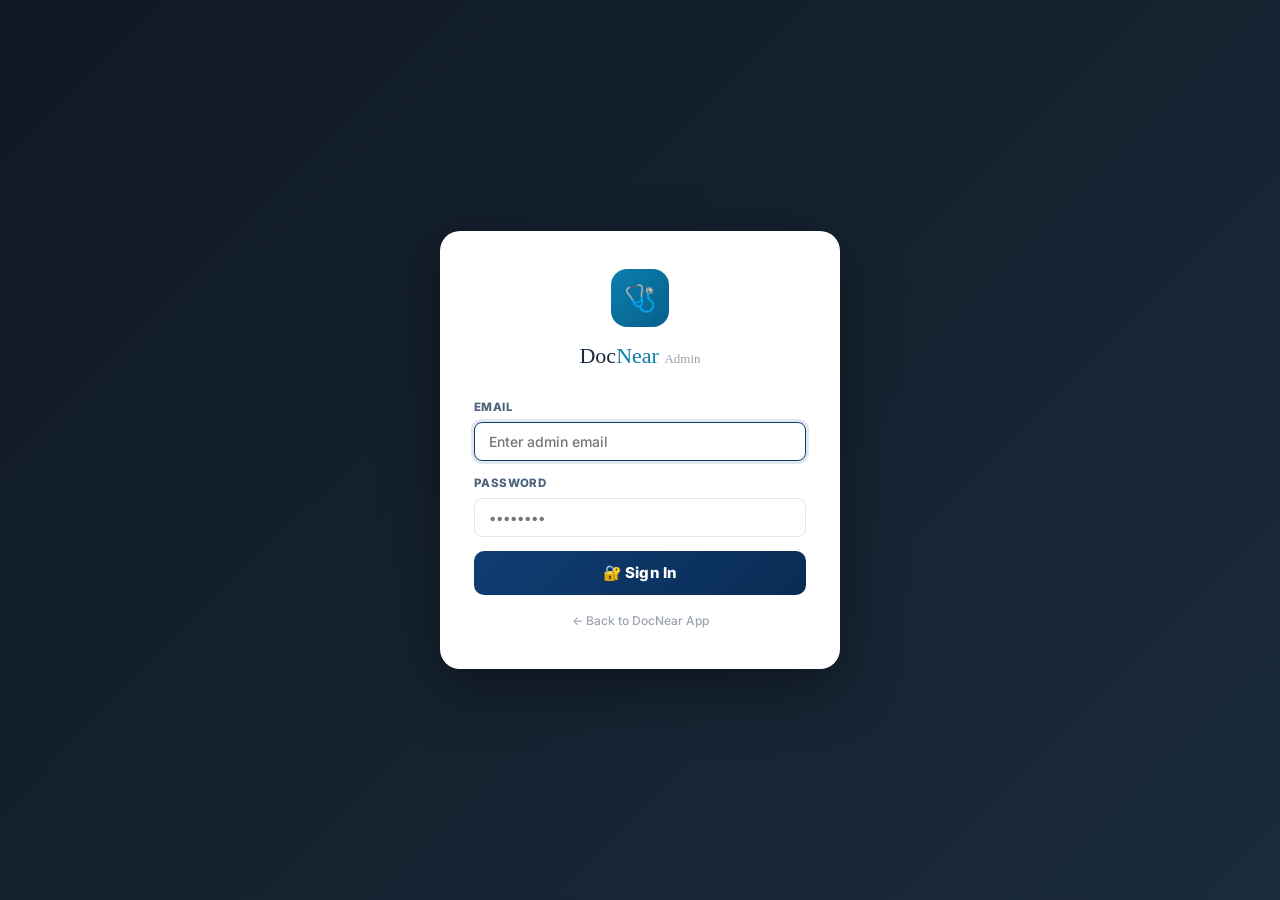
<file: admin-2.html>
<!DOCTYPE html>
<html lang="en">
<head>
  <meta charset="UTF-8"/>
  <meta name="viewport" content="width=device-width,initial-scale=1.0"/>
  <meta name="theme-color" content="#1A2B3C"/>
  <title>DocNear Admin Panel — 100% Complete</title>
  <link rel="stylesheet" href="DocNear.css"/>
  <style>
    body{background:#0F1923}
    .layout{display:flex;min-height:100vh}
    .sidebar{width:240px;flex-shrink:0;background:linear-gradient(180deg,#1A2B3C 0%,#0F1923 100%);min-height:100vh;position:sticky;top:0;display:flex;flex-direction:column;padding-bottom:20px;overflow-y:auto;transition:left .3s ease}
    .sb-logo{padding:18px 20px;display:flex;align-items:center;gap:10px;border-bottom:1px solid rgba(255,255,255,.08);margin-bottom:6px}
    .sb-logo .lbox{width:36px;height:36px;background:linear-gradient(135deg,#0A7FAF,#085F8A);border-radius:10px;display:flex;align-items:center;justify-content:center;font-size:17px;flex-shrink:0}
    .sb-logo span{font-family:'Lora',serif;font-size:17px;color:#fff}
    .sb-logo span em{color:#3ECF8E;font-style:normal}
    .sb-user{padding:10px 14px;margin:0 8px 6px;background:rgba(255,255,255,.06);border-radius:12px}
    .sb-uname{font-size:13px;font-weight:700;color:#fff;margin-bottom:1px}
    .sb-urole{font-size:11px;color:#3ECF8E;font-weight:600}
    .sb-sec{font-size:10px;font-weight:700;color:rgba(255,255,255,.3);padding:10px 20px 4px;letter-spacing:1.2px;text-transform:uppercase}
    .sb-item{display:flex;align-items:center;gap:10px;padding:9px 20px;cursor:pointer;color:rgba(255,255,255,.65);font-size:13px;font-weight:600;transition:all .2s;background:none;border:none;width:100%;text-align:left;font-family:inherit}
    .sb-item:hover{background:rgba(255,255,255,.07);color:#fff}
    .sb-item.active{background:rgba(10,127,175,.25);color:#fff;border-left:3px solid #0A7FAF}
    .sb-item .ico{font-size:15px;flex-shrink:0;width:20px;text-align:center}
    .sb-bdg{margin-left:auto;color:#fff;font-size:10px;font-weight:700;padding:1px 7px;border-radius:10px;min-width:18px;text-align:center;display:none}
    .sb-bdg.red{background:#EF4444}
    .sb-bdg.grn{background:#10B981}
    .sb-bdg.org{background:#F59E0B}
    .sb-logout{margin-top:auto;padding:8px 16px}
    .main{flex:1;background:#F3F6FA;overflow-y:auto;min-height:100vh}
    .topbar{background:#fff;padding:0 24px;height:54px;display:flex;align-items:center;justify-content:space-between;box-shadow:0 1px 4px rgba(0,0,0,.06);position:sticky;top:0;z-index:50}
    .topbar-title{font-size:17px;font-weight:700;color:#1A2B3C}
    .content{padding:22px;max-width:1200px}
    .tab{display:none;animation:fadeUp .3s ease}
    .tab.active{display:block}
    .tbl{width:100%;background:#fff;border-radius:14px;overflow:hidden;box-shadow:0 2px 8px rgba(0,0,0,.05)}
    .tbl th{background:#F9FAFB;padding:11px 14px;text-align:left;font-size:11px;font-weight:700;color:#374151;text-transform:uppercase;letter-spacing:.5px;border-bottom:1px solid #E5E7EB;white-space:nowrap}
    .tbl td{padding:11px 14px;border-bottom:1px solid #F3F4F6;font-size:13px;color:#1A2B3C;vertical-align:middle}
    .tbl tr:last-child td{border-bottom:none}
    .tbl tr:hover td{background:#FAFAFA}
    .tbl-wrap{overflow-x:auto}
    .dcard{background:#fff;border-radius:16px;padding:20px;box-shadow:0 2px 8px rgba(0,0,0,.05);margin-bottom:16px}
    .dcard-title{font-size:14px;font-weight:700;color:#1A2B3C;margin-bottom:14px;padding-bottom:10px;border-bottom:1px solid #F3F4F6;display:flex;align-items:center;justify-content:space-between;flex-wrap:wrap;gap:8px}
    .stats-grid{display:grid;grid-template-columns:repeat(auto-fit,minmax(140px,1fr));gap:12px;margin-bottom:22px}
    .info-grid{display:grid;grid-template-columns:repeat(auto-fill,minmax(150px,1fr));gap:10px;margin-bottom:14px}
    .info-item{background:#F9FAFB;border-radius:8px;padding:9px 12px}
    .info-lbl{font-size:10px;color:#9CA3AF;margin-bottom:2px;font-weight:600;text-transform:uppercase;letter-spacing:.3px}
    .info-val{font-size:13px;font-weight:600;color:#1A2B3C;word-break:break-word}
    .mob-menu-btn{display:none;background:none;border:none;cursor:pointer;font-size:22px;color:#1A2B3C}
    .overlay{display:none;position:fixed;inset:0;background:rgba(0,0,0,.5);z-index:99}
    #login-screen{min-height:100vh;background:linear-gradient(135deg,#0F1923,#1A2B3C);display:flex;align-items:center;justify-content:center;padding:20px}
    .login-box{background:#fff;border-radius:20px;padding:38px 34px;width:100%;max-width:400px;box-shadow:0 20px 60px rgba(0,0,0,.4)}
    /* Chart bars */
    .bar-row{display:flex;align-items:center;gap:10px;margin-bottom:8px}
    .bar-lbl{width:120px;font-size:12px;color:#374151;flex-shrink:0;overflow:hidden;text-overflow:ellipsis;white-space:nowrap}
    .bar-track{flex:1;background:#F3F4F6;border-radius:6px;height:8px;overflow:hidden}
    .bar-fill{height:100%;border-radius:6px;transition:width .8s ease}
    .bar-val{font-size:12px;font-weight:700;color:#1A2B3C;width:32px;text-align:right;flex-shrink:0}
    /* Notif form */
    .notif-type-btn{padding:8px 14px;border-radius:8px;border:1.5px solid #E5E7EB;background:#fff;color:#6B7280;cursor:pointer;font-size:12px;font-weight:600;font-family:inherit;transition:all .15s}
    .notif-type-btn.active{border-color:#0A7FAF;background:#E3F4FC;color:#0A7FAF}
    /* KYC doc card */
    .kyc-doc{background:#F9FAFB;border-radius:10px;padding:12px 14px;border:1.5px solid #E5E7EB;margin-bottom:8px;display:flex;align-items:center;justify-content:space-between;flex-wrap:wrap;gap:8px}
    .kyc-doc.verified{border-color:#A7F3D0;background:#F0FDF4}
    .kyc-doc.rejected{border-color:#FECACA;background:#FEF2F2}
    .kyc-doc.pending{border-color:#FDE68A;background:#FFFBEB}
    /* Revenue cards */
    .rev-card{background:linear-gradient(135deg,#0A7FAF,#085F8A);border-radius:16px;padding:20px;color:#fff}
    /* Mobile */
    @media(max-width:768px){
      .sidebar{position:fixed;left:-240px;top:0;z-index:100}
      .sidebar.open{left:0}
      .overlay.show{display:block}
      .mob-menu-btn{display:flex}
      .content{padding:14px}
      .stats-grid{grid-template-columns:repeat(2,1fr)}
    }
  </style>
</head>
<body>
<div id="toast"></div>

<!-- ════════════════ LOGIN SCREEN ════════════════ -->
<div id="login-screen">
  <div class="login-box">
    <div style="text-align:center;margin-bottom:26px">
      <div style="width:58px;height:58px;background:linear-gradient(135deg,#0A7FAF,#085F8A);border-radius:16px;display:flex;align-items:center;justify-content:center;font-size:26px;margin:0 auto 12px">🩺</div>
      <div style="font-family:'Lora',serif;font-size:22px;color:#1A2B3C">Doc<span style="color:#0A7FAF">Near</span> <span style="font-size:13px;color:#9CA3AF">Admin</span></div>
    </div>

    <div class="form-group"><label class="form-label">Email</label><input id="l-email" type="email" class="form-input" placeholder="Enter admin email" onkeydown="if(event.key==='Enter')doLogin()"/></div>
    <div class="form-group"><label class="form-label">Password</label><input id="l-pw" type="password" class="form-input" placeholder="••••••••" onkeydown="if(event.key==='Enter')doLogin()"/></div>
    <div id="l-err" style="display:none;background:#FEE2E2;color:#DC2626;padding:8px 12px;border-radius:8px;font-size:12px;margin-bottom:12px"></div>
    <button id="l-btn" class="btn btn-dark btn-full" style="font-size:15px;padding:13px" onclick="doLogin()">🔐 Sign In</button>
    <div style="text-align:center;margin-top:14px"><a href="index.html?from=admin" style="font-size:12px;color:#9CA3AF;text-decoration:none">← Back to DocNear App</a></div>
  </div>
</div>

<!-- ════════════════ DASHBOARD ════════════════ -->
<div id="dashboard" style="display:none">
  <div class="overlay" id="overlay" onclick="closeSB()"></div>
  <div class="layout">

    <!-- SIDEBAR -->
    <div class="sidebar" id="sidebar">
      <div class="sb-logo">
        <div class="lbox">🩺</div>
        <span>Doc<em>Near</em> Admin</span>
      </div>
      <div class="sb-user">
        <div class="sb-uname" id="sb-name">Admin</div>
        <div class="sb-urole" id="sb-role">🛡️ Super Admin</div>
      </div>

      <div class="sb-sec">Overview</div>
      <button class="sb-item active" onclick="showTab('overview')" id="nav-overview"><span class="ico">📊</span>Overview</button>

      <div class="sb-sec">Approvals</div>
      <button class="sb-item" onclick="showTab('pending')" id="nav-pending"><span class="ico">⏳</span>Doctor Approvals<span class="sb-bdg red" id="bdg-pending">0</span></button>
      <button class="sb-item" onclick="showTab('store-approvals')" id="nav-store-approvals"><span class="ico">💊</span>Store Approvals<span class="sb-bdg red" id="bdg-stores">0</span></button>
      <button class="sb-item" onclick="showTab('ambu-approvals')" id="nav-ambu-approvals"><span class="ico">🚑</span>Ambulance Approvals<span class="sb-bdg red" id="bdg-ambu">0</span></button>
      <button class="sb-item" onclick="showTab('lab-approvals')" id="nav-lab-approvals"><span class="ico">🔬</span>Lab Approvals<span class="sb-bdg red" id="bdg-labs">0</span></button>
      <button class="sb-item" onclick="showTab('hp-approvals')" id="nav-hp-approvals"><span class="ico">🏠</span>Home Provider Approvals<span class="sb-bdg red" id="bdg-hp">0</span></button>
      <button class="sb-item" onclick="showTab('hospital-approvals')" id="nav-hospital-approvals"><span class="ico">🏥</span>Hospital Approvals<span class="sb-bdg red" id="bdg-hosp-ap">0</span></button>

      <div class="sb-sec">Manage</div>
      <button class="sb-item" onclick="showTab('doctors')" id="nav-doctors"><span class="ico">👨‍⚕️</span>Doctors<span class="sb-bdg grn" id="bdg-docs">0</span></button>
      <button class="sb-item" onclick="showTab('patients')" id="nav-patients"><span class="ico">🤒</span>Patients<span class="sb-bdg grn" id="bdg-pats">0</span></button>
      <button class="sb-item" onclick="showTab('stores')" id="nav-stores"><span class="ico">🏪</span>Medical Stores</button>
      <button class="sb-item" onclick="showTab('ambulances')" id="nav-ambulances"><span class="ico">🚑</span>Ambulances</button>
      <button class="sb-item" onclick="showTab('labs')" id="nav-labs"><span class="ico">🔬</span>Labs</button>
      <button class="sb-item" onclick="showTab('home-providers')" id="nav-home-providers"><span class="ico">🏠</span>Home Providers<span class="sb-bdg grn" id="bdg-hpm">0</span></button>
      <button class="sb-item" onclick="showTab('hospitals')" id="nav-hospitals"><span class="ico">🏥</span>Hospitals<span class="sb-bdg grn" id="bdg-hospm">0</span></button>
      <button class="sb-item" onclick="showTab('social-posts')" id="nav-social-posts"><span class="ico">📱</span>Health Feed Posts<span class="sb-bdg" id="bdg-posts">0</span></button>
      <button class="sb-item" onclick="showTab('appointments')" id="nav-appointments"><span class="ico">📅</span>Appointments<span class="sb-bdg grn" id="bdg-appts">0</span></button>
      <button class="sb-item" onclick="showTab('reviews')" id="nav-reviews"><span class="ico">⭐</span>Reviews</button>

      <div class="sb-sec">Finance</div>
      <button class="sb-item" onclick="showTab('earnings')" id="nav-earnings"><span class="ico">💰</span>Earnings & Revenue</button>

      <div class="sb-sec">Insights</div>
      <button class="sb-item" onclick="showTab('analytics')" id="nav-analytics"><span class="ico">📈</span>Analytics</button>

      <div class="sb-sec">Communications</div>
      <button class="sb-item" onclick="showTab('broadcast')" id="nav-broadcast"><span class="ico">🔔</span>Broadcast Notifications</button>

      <div class="sb-sec">Verification</div>
      <button class="sb-item" onclick="showTab('kyc')" id="nav-kyc"><span class="ico">📄</span>KYC Verification<span class="sb-bdg org" id="bdg-kyc">0</span></button>

      <div class="sb-sec">System</div>
      <button class="sb-item" onclick="showTab('admins')" id="nav-admins"><span class="ico">🛡️</span>Admin Management</button>
      <button class="sb-item" onclick="showTab('support')" id="nav-support"><span class="ico">💬</span>Support Messages</button>
      <button class="sb-item" onclick="showTab('ads')" id="nav-ads"><span class="ico">📢</span>Advertisements</button>
      <button class="sb-item" onclick="showTab('blood-bank')" id="nav-blood-bank"><span class="ico">🩸</span>Blood Donors<span class="sb-bdg red" id="bdg-blood">0</span></button>
      <button class="sb-item" onclick="showTab('home-services')" id="nav-home-services"><span class="ico">🏠</span>Home Services<span class="sb-bdg org" id="bdg-hs">0</span></button>
      <button class="sb-item" onclick="refreshAll()"><span class="ico">🔄</span>Refresh Data</button>

      <div class="sb-logout">
        <button class="btn btn-ghost btn-full" onclick="doLogout()" style="color:rgba(255,255,255,.5);border-color:rgba(255,255,255,.15)!important;font-size:13px">🚪 Logout</button>
      </div>
    </div>

    <!-- MAIN -->
    <div class="main">
      <div class="topbar">
        <div style="display:flex;align-items:center;gap:10px">
          <button class="mob-menu-btn" onclick="openSB()">☰</button>
          <div class="topbar-title" id="pg-title">Overview</div>
        </div>
        <div style="display:flex;align-items:center;gap:10px">
          <span id="topbar-time" style="font-size:12px;color:#9CA3AF"></span>
          <div style="width:30px;height:30px;background:linear-gradient(135deg,#1A2B3C,#2D4050);border-radius:50%;display:flex;align-items:center;justify-content:center;font-size:12px;font-weight:700;color:#3ECF8E" id="sb-avatar">A</div>
        </div>
      </div>
      <div class="content">

        <!-- ── OVERVIEW ── -->
        <div class="tab active" id="tab-overview">
          <div class="stats-grid" id="ov-stats"><div class="loading-box" style="grid-column:1/-1"><div class="spinner"></div></div></div>
          <div style="display:grid;grid-template-columns:1fr 1fr;gap:14px;margin-bottom:16px">
            <div class="dcard"><div class="dcard-title">📅 Recent Appointments</div><div id="ov-appts"></div></div>
            <div class="dcard"><div class="dcard-title">👨‍⚕️ Recent Registrations</div><div id="ov-docs"></div></div>
          </div>
          <div class="dcard"><div class="dcard-title">📊 Specialization Breakdown</div><div id="ov-spec"></div></div>
        </div>

        <!-- ── DOCTOR APPROVALS ── -->
        <div class="tab" id="tab-pending">
          <div id="pending-list"><div class="loading-box"><div class="spinner"></div></div></div>
        </div>

        <!-- ── STORE APPROVALS ── -->
        <div class="tab" id="tab-store-approvals">
          <div id="store-approvals-list"><div class="loading-box"><div class="spinner"></div></div></div>
        </div>

        <!-- ── AMBULANCE APPROVALS ── -->
        <div class="tab" id="tab-ambu-approvals">
          <div id="ambu-approvals-list"><div class="loading-box"><div class="spinner"></div></div></div>
        </div>
        <div class="tab" id="tab-lab-approvals">
          <div id="lab-approvals-list"><div class="loading-box"><div class="spinner"></div></div></div>
        </div>

        <!-- ── DOCTORS ── -->
        <div class="tab" id="tab-doctors">
          <div style="display:flex;justify-content:space-between;align-items:center;margin-bottom:14px;flex-wrap:wrap;gap:10px">
            <div style="font-size:16px;font-weight:700;color:#1A2B3C">All Doctors</div>
            <div style="display:flex;gap:8px;flex-wrap:wrap">
              <input id="doc-q" class="form-input" placeholder="🔍 Search..." style="max-width:180px;padding:8px 12px" oninput="renderDoctors()"/>
              <select id="doc-status" class="form-input" style="max-width:140px;padding:8px 12px" onchange="renderDoctors()"><option value="">All</option><option value="true">Approved</option><option value="false">Pending</option></select>
            </div>
          </div>
          <div class="tbl-wrap"><table class="tbl" style="border-collapse:collapse">
            <thead><tr><th>#</th><th>Doctor</th><th>Specialization</th><th>Hospital / District</th><th>Fee</th><th>Status</th><th>Actions</th></tr></thead>
            <tbody id="doc-tbody"></tbody>
          </table></div>
        </div>

        <!-- ── PATIENTS ── -->
        <div class="tab" id="tab-patients">
          <div style="display:flex;justify-content:space-between;align-items:center;margin-bottom:14px;flex-wrap:wrap;gap:10px">
            <div style="font-size:16px;font-weight:700;color:#1A2B3C">All Patients</div>
            <input id="pat-q" class="form-input" placeholder="🔍 Search..." style="max-width:200px;padding:8px 12px" oninput="renderPatients()"/>
          </div>
          <div class="tbl-wrap"><table class="tbl" style="border-collapse:collapse">
            <thead><tr><th>#</th><th>Patient</th><th>Contact</th><th>Age/Gender</th><th>Blood</th><th>Appointments</th><th>Actions</th></tr></thead>
            <tbody id="pat-tbody"></tbody>
          </table></div>
        </div>

        <!-- ── MEDICAL STORES ── -->
        <div class="tab" id="tab-stores">
          <div style="display:flex;justify-content:space-between;align-items:center;margin-bottom:14px;flex-wrap:wrap;gap:10px">
            <div style="font-size:16px;font-weight:700;color:#1A2B3C">All Medical Stores</div>
            <div style="display:flex;gap:8px;flex-wrap:wrap">
              <input id="store-q" class="form-input" placeholder="🔍 Search..." style="max-width:180px;padding:8px 12px" oninput="renderStores()"/>
              <select id="store-status" class="form-input" style="max-width:130px;padding:8px 12px" onchange="renderStores()"><option value="">All</option><option value="true">Approved</option><option value="false">Pending</option></select>
            </div>
          </div>
          <div class="tbl-wrap"><table class="tbl" style="border-collapse:collapse">
            <thead><tr><th>#</th><th>Store</th><th>Owner</th><th>Location</th><th>24×7</th><th>Delivery</th><th>Status</th><th>Actions</th></tr></thead>
            <tbody id="store-tbody"></tbody>
          </table></div>
        </div>

        <!-- ── AMBULANCES ── -->
        <div class="tab" id="tab-ambulances">
          <div style="display:flex;justify-content:space-between;align-items:center;margin-bottom:14px;flex-wrap:wrap;gap:10px">
            <div style="font-size:16px;font-weight:700;color:#1A2B3C">All Ambulance Providers</div>
            <div style="display:flex;gap:8px;flex-wrap:wrap">
              <input id="ambu-q" class="form-input" placeholder="🔍 Search..." style="max-width:180px;padding:8px 12px" oninput="renderAmbulances()"/>
              <select id="ambu-avail" class="form-input" style="max-width:140px;padding:8px 12px" onchange="renderAmbulances()"><option value="">All Status</option><option value="available">Available</option><option value="busy">Busy</option><option value="offline">Offline</option></select>
            </div>
          </div>
          <div class="tbl-wrap"><table class="tbl" style="border-collapse:collapse">
            <thead><tr><th>#</th><th>Operator</th><th>Vehicle</th><th>Type</th><th>Location</th><th>₹/km</th><th>Status</th><th>Actions</th></tr></thead>
            <tbody id="ambu-tbody"></tbody>
          </table></div>
        </div>

        <!-- ── LABS ── -->
        <div class="tab" id="tab-labs">
          <div id="labs-list"><div class="loading-box"><div class="spinner"></div></div></div>
        </div>

        <!-- ── APPOINTMENTS ── -->
        <div class="tab" id="tab-appointments">
          <div style="display:flex;justify-content:space-between;align-items:center;margin-bottom:14px;flex-wrap:wrap;gap:10px">
            <div style="font-size:16px;font-weight:700;color:#1A2B3C">All Appointments</div>
            <div style="display:flex;gap:8px;flex-wrap:wrap">
              <input id="appt-q" class="form-input" placeholder="🔍 Search..." style="max-width:180px;padding:8px 12px" oninput="renderAppointments()"/>
              <select id="appt-status" class="form-input" style="max-width:130px;padding:8px 12px" onchange="renderAppointments()"><option value="">All</option><option value="confirmed">Confirmed</option><option value="pending">Pending</option><option value="cancelled">Cancelled</option></select>
            </div>
          </div>
          <div class="tbl-wrap"><table class="tbl" style="border-collapse:collapse">
            <thead><tr><th>#</th><th>Patient</th><th>Doctor</th><th>Date & Slot</th><th>Type</th><th>Fee</th><th>Payment</th><th>Status</th></tr></thead>
            <tbody id="appt-tbody"></tbody>
          </table></div>
        </div>

        <!-- ── REVIEWS ── -->
        <div class="tab" id="tab-reviews">
          <div style="font-size:16px;font-weight:700;color:#1A2B3C;margin-bottom:14px">Review Management</div>
          <div id="reviews-list"><div class="loading-box"><div class="spinner"></div></div></div>
        </div>

        <!-- ── EARNINGS ── -->
        <div class="tab" id="tab-earnings">
          <div style="font-size:16px;font-weight:700;color:#1A2B3C;margin-bottom:16px">💰 Earnings & Revenue</div>
          <div class="stats-grid" id="earn-stats"></div>
          <div style="display:grid;grid-template-columns:1fr 1fr;gap:14px;margin-bottom:16px">
            <div class="rev-card">
              <div style="font-size:12px;opacity:.7;margin-bottom:4px">Today's Revenue</div>
              <div id="rev-today" style="font-family:'Lora',serif;font-size:28px;font-weight:700">₹0</div>
              <div style="font-size:11px;opacity:.7;margin-top:4px">All channels combined</div>
            </div>
            <div style="background:linear-gradient(135deg,#10B981,#059669);border-radius:16px;padding:20px;color:#fff">
              <div style="font-size:12px;opacity:.7;margin-bottom:4px">This Month</div>
              <div id="rev-month" style="font-family:'Lora',serif;font-size:28px;font-weight:700">₹0</div>
              <div style="font-size:11px;opacity:.7;margin-top:4px">Total appointments paid</div>
            </div>
          </div>
          <div class="dcard">
            <div class="dcard-title">Top Earning Doctors</div>
            <div id="earn-docs"></div>
          </div>
          <div class="dcard">
            <div class="dcard-title">Revenue by Specialization</div>
            <div id="earn-spec"></div>
          </div>
        </div>

        <!-- ── ANALYTICS ── -->
        <div class="tab" id="tab-analytics">
          <div style="font-size:16px;font-weight:700;color:#1A2B3C;margin-bottom:16px">📈 Analytics Dashboard</div>
          <div class="stats-grid" id="an-stats"></div>
          <div style="display:grid;grid-template-columns:1fr 1fr;gap:14px">
            <div class="dcard">
              <div class="dcard-title">Top Doctors by Bookings</div>
              <div id="an-top-docs"></div>
            </div>
            <div class="dcard">
              <div class="dcard-title">Popular Specializations</div>
              <div id="an-top-specs"></div>
            </div>
            <div class="dcard">
              <div class="dcard-title">District-wise Users</div>
              <div id="an-districts"></div>
            </div>
            <div class="dcard">
              <div class="dcard-title">Booking Trends (Last 7 Days)</div>
              <div id="an-trends"></div>
            </div>
          </div>
        </div>

        <!-- ── BROADCAST NOTIFICATIONS ── -->
        <div class="tab" id="tab-broadcast">
          <div style="font-size:16px;font-weight:700;color:#1A2B3C;margin-bottom:16px">🔔 Broadcast Notifications</div>
          <div class="dcard" style="margin-bottom:16px">
            <div class="dcard-title">Send New Notification</div>
            <div class="form-group">
              <label class="form-label">Target Audience</label>
              <div style="display:flex;gap:8px;flex-wrap:wrap">
                <button class="notif-type-btn active" id="nt-all" onclick="setNT('all')">👥 All Users</button>
                <button class="notif-type-btn" id="nt-patients" onclick="setNT('patient')">🤒 Patients Only</button>
                <button class="notif-type-btn" id="nt-doctors" onclick="setNT('doctor')">👨‍⚕️ Doctors Only</button>
                <button class="notif-type-btn" id="nt-stores" onclick="setNT('store')">💊 Stores Only</button>
              </div>
            </div>
            <div class="form-group"><label class="form-label">Notification Type</label>
              <select id="bc-type" class="form-input">
                <option value="info">ℹ️ Info</option>
                <option value="success">✅ Success</option>
                <option value="warning">⚠️ Warning</option>
                <option value="error">❌ Alert</option>
              </select>
            </div>
            <div class="form-group"><label class="form-label">Title <span>*</span></label><input id="bc-title" class="form-input" placeholder="Notification title..."/></div>
            <div class="form-group"><label class="form-label">Message <span>*</span></label><textarea id="bc-msg" class="form-input" rows="3" placeholder="Your message here..."></textarea></div>
            <button class="btn btn-primary btn-full" onclick="sendBroadcast()" style="font-size:14px;padding:12px">🔔 Send Broadcast Notification</button>
          </div>
          <div class="dcard">
            <div class="dcard-title">Recent Broadcasts</div>
            <div id="broadcast-history"></div>
          </div>
        </div>

        <!-- ── KYC VERIFICATION ── -->
        <div class="tab" id="tab-kyc">
          <div style="font-size:16px;font-weight:700;color:#1A2B3C;margin-bottom:16px">📄 KYC Verification</div>
          <div style="display:flex;gap:8px;margin-bottom:16px;flex-wrap:wrap">
            <button class="notif-type-btn active" id="kyc-tab-doc" onclick="setKYCTab('doctors')">👨‍⚕️ Doctors</button>
            <button class="notif-type-btn" id="kyc-tab-store" onclick="setKYCTab('stores')">💊 Pharmacies</button>
            <button class="notif-type-btn" id="kyc-tab-ambu" onclick="setKYCTab('ambulances')">🚑 Ambulances</button>
          </div>
          <div id="kyc-content"></div>
        </div>

        <!-- ── ADMIN MANAGEMENT ── -->
        <div class="tab" id="tab-admins">
          <div style="font-size:16px;font-weight:700;color:#1A2B3C;margin-bottom:16px">🛡️ Admin Management</div>
          <div class="dcard" style="margin-bottom:16px">
            <div class="dcard-title">Create New Admin</div>
            <div class="grid-2">
              <div class="form-group"><label class="form-label">Full Name <span>*</span></label><input id="new-admin-name" class="form-input" placeholder="Admin Name"/></div>
              <div class="form-group"><label class="form-label">Email <span>*</span></label><input id="new-admin-email" type="email" class="form-input" placeholder="admin@docnear.com"/></div>
              <div class="form-group"><label class="form-label">Password <span>*</span></label><input id="new-admin-pw" type="password" class="form-input" placeholder="Strong password"/></div>
              <div class="form-group"><label class="form-label">Role</label>
                <select id="new-admin-role" class="form-input"><option value="admin">Admin</option><option value="moderator">Moderator</option><option value="support">Support</option><option value="superadmin">Super Admin</option></select>
              </div>
            </div>
            <button class="btn btn-primary" onclick="createAdmin()">+ Create Admin</button>
          </div>
          <div class="dcard">
            <div class="dcard-title">Current Admins</div>
            <div id="admin-list"></div>
          </div>
        </div>

        <!-- ── ADS ── -->
        <div class="tab" id="tab-ads">
          <div style="margin-bottom:20px">
            <h3 style="font-size:16px;font-weight:700;margin-bottom:16px">📢 Manage Advertisements</h3>
            <div class="dcard" style="margin-bottom:16px">
              <h4 style="margin-bottom:12px;color:#0A7FAF">➕ Add New Ad</h4>
              <div class="form-group"><label class="form-label">Title</label><input id="ad-title" class="form-input" placeholder="Ad title"/></div>
              <div class="form-group"><label class="form-label">Image or Video File (Max 50MB)</label><input type="file" id="ad-file" accept="image/jpeg,image/png,video/mp4" class="form-input"/></div>
              <div id="ad-upload-status" style="font-size:12px;color:#6B7280;margin-bottom:8px"></div>
              <div class="form-group"><label class="form-label">Link URL (optional)</label><input id="ad-link" class="form-input" placeholder="https://..."/></div>
              <div class="form-group"><label class="form-label">Ad Type</label>
                <select id="ad-type" class="form-input">
                  <option value="banner">Banner (Home page)</option>
                  <option value="splash">Splash (Full screen on open)</option>
                </select>
              </div>
              <button class="btn btn-primary btn-full" onclick="addAd()">➕ Add Advertisement</button>
            </div>
            <div id="ads-list"><div class="loading-box"><div class="spinner"></div></div></div>
          </div>
        </div>

        <!-- ── SUPPORT ── -->
        <div class="tab" id="tab-support">
          <div style="font-size:16px;font-weight:700;color:#1A2B3C;margin-bottom:14px">💬 Support Messages</div>
          <div id="support-list"></div>
        </div>

        <!-- ── HP APPROVALS ── -->
        <div class="tab" id="tab-hp-approvals">
          <div style="font-size:16px;font-weight:700;color:#1A2B3C;margin-bottom:14px">🏠 Home Provider Approvals</div>
          <div id="hp-approvals-list"></div>
        </div>

        <!-- ── MANAGE HOME PROVIDERS ── -->
        <div class="tab" id="tab-home-providers">
          <div style="display:flex;align-items:center;justify-content:space-between;margin-bottom:16px;flex-wrap:wrap;gap:8px">
            <div style="font-size:16px;font-weight:700;color:#1A2B3C">🏠 Manage Home Providers</div>
            <div style="display:flex;gap:8px;flex-wrap:wrap">
              <input id="hp-mgmt-q" class="form-input" placeholder="🔍 Search..." style="max-width:180px;padding:8px 12px" oninput="renderManageHP()"/>
              <select id="hp-mgmt-type" class="form-input" style="max-width:150px;padding:8px 12px" onchange="renderManageHP()">
                <option value="">All Types</option>
                <option value="nursing">👩‍⚕️ Nursing</option>
                <option value="physiotherapy">🦽 Physiotherapy</option>
                <option value="both">Both</option>
              </select>
            </div>
          </div>
          <div id="hp-mgmt-list"></div>
        </div>

        <!-- ── HOME SERVICES ── -->
        <div class="tab" id="tab-home-services">
          <div style="display:flex;align-items:center;justify-content:space-between;margin-bottom:16px;flex-wrap:wrap;gap:8px">
            <div style="font-size:16px;font-weight:700;color:#1A2B3C">🏠 Home Services Bookings</div>
            <div style="display:flex;gap:8px">
              <select id="hs-filter-type" class="form-input" style="width:auto;padding:6px 10px;font-size:13px" onchange="renderHomeServices()">
                <option value="">All Types</option>
                <option value="nursing">👩‍⚕️ Nursing</option>
                <option value="physiotherapy">🦽 Physiotherapy</option>
              </select>
              <select id="hs-filter-status" class="form-input" style="width:auto;padding:6px 10px;font-size:13px" onchange="renderHomeServices()">
                <option value="">All Status</option>
                <option value="pending">Pending</option>
                <option value="confirmed">Confirmed</option>
                <option value="completed">Completed</option>
                <option value="cancelled">Cancelled</option>
              </select>
            </div>
          </div>
          <div id="home-services-list"></div>
        </div>

        <!-- ── HOSPITAL APPROVALS ── -->
        <div class="tab" id="tab-hospital-approvals">
          <div style="font-size:16px;font-weight:700;color:#1A2B3C;margin-bottom:14px">🏥 Hospital Approvals</div>
          <div id="hospital-approvals-list"></div>
        </div>

        <!-- ── MANAGE HOSPITALS ── -->
        <div class="tab" id="tab-hospitals">
          <div style="display:flex;align-items:center;justify-content:space-between;margin-bottom:16px;flex-wrap:wrap;gap:8px">
            <div style="font-size:16px;font-weight:700;color:#1A2B3C">🏥 Manage Hospitals</div>
            <input id="hosp-mgmt-q" class="form-input" placeholder="🔍 Search..." style="max-width:200px;padding:8px 12px" oninput="renderHospitals()"/>
          </div>
          <div id="hospitals-mgmt-list"></div>
        </div>

        <!-- ── SOCIAL POSTS ── -->
        <div class="tab" id="tab-social-posts">
          <div style="font-size:16px;font-weight:700;color:#1A2B3C;margin-bottom:14px">📱 Health Feed Posts</div>
          <div id="social-posts-list"></div>
        </div>

        <!-- ── BLOOD DONORS ── -->
        <div class="tab" id="tab-blood-bank">
          <div style="display:flex;align-items:center;justify-content:space-between;margin-bottom:16px;flex-wrap:wrap;gap:8px">
            <div style="font-size:16px;font-weight:700;color:#1A2B3C">🩸 Blood Donors</div>
            <div style="display:flex;gap:8px;flex-wrap:wrap">
              <select id="bb-filter-bg" class="form-input" style="width:auto;padding:6px 10px;font-size:13px" onchange="renderBloodDonors()">
                <option value="">All Blood Groups</option>
                <option>A+</option><option>A-</option><option>B+</option><option>B-</option>
                <option>AB+</option><option>AB-</option><option>O+</option><option>O-</option>
              </select>
              <select id="bb-filter-dist" class="form-input" style="width:auto;padding:6px 10px;font-size:13px" onchange="renderBloodDonors()">
                <option value="">All Districts</option>
                <option>Hyderabad</option><option>Warangal</option><option>Karimnagar</option>
                <option>Nizamabad</option><option>Khammam</option><option>Rangareddy</option>
                <option>Nellore</option><option>Guntur</option><option>Vijayawada</option>
                <option>Visakhapatnam</option><option>Rajahmundry</option><option>Tirupati</option>
                <option>Kurnool</option><option>Kadapa</option><option>Anantapur</option>
              </select>
            </div>
          </div>
          <div id="blood-donors-list"></div>
        </div>

      </div>
    </div>
  </div>
</div>

<script>
/* ════════ CONFIG ════════ */
const SUPA_URL = "https://avonzvocvonvzamedwvh.supabase.co";
const SUPA_KEY = "eyJhbGciOiJIUzI1NiIsInR5cCI6IkpXVCJ9.eyJpc3MiOiJzdXBhYmFzZSIsInJlZiI6ImF2b256dm9jdm9udnphbWVkd3ZoIiwicm9sZSI6ImFub24iLCJpYXQiOjE3Nzk4ODYwNzgsImV4cCI6MjA5NTQ2MjA3OH0.bU2WLrqDnTEggKnLvJjY07VyNATfIyMGppTw7FWD50w";
const SESSION_KEY = "dn_session_v3";

/* ════════ DB ════════ */
async function dbReq(path, opts={}) {
  try {
    const res = await fetch(SUPA_URL+"/rest/v1/"+path, {
      headers:{"apikey":SUPA_KEY,"Authorization":"Bearer "+SUPA_KEY,"Content-Type":"application/json","Prefer":opts.prefer||"return=representation",...opts.headers},
      method:opts.method||"GET", body:opts.body?JSON.stringify(opts.body):undefined
    });
    if(!res.ok){const e=await res.json().catch(()=>({}));throw new Error(e.message||"Error "+res.status);}
    const t=await res.text(); return t?JSON.parse(t):[];
  } catch(err) {
    if(err.name==="TypeError")throw new Error("Network error — internet check చేయండి");
    throw err;
  }
}
const DB={
  get:   (t,q="")  => dbReq(t+"?"+(q?q+"&":"")+"order=created_at.desc"),
  post:  (t,d)     => dbReq(t,{method:"POST",body:d}),
  patch: (t,f,d)   => dbReq(t+"?"+f,{method:"PATCH",body:d,prefer:"return=representation"}),
  del:   (t,f)     => dbReq(t+"?"+f,{method:"DELETE",prefer:"return=minimal"})
};

/* ════════ HASH ════════ */
async function hashPwd(p){
  try{const b=await crypto.subtle.digest("SHA-256",new TextEncoder().encode(p));return Array.from(new Uint8Array(b)).map(x=>x.toString(16).padStart(2,"0")).join("");}
  catch{return p;}
}

/* ════════ UTILS ════════ */
const $=id=>document.getElementById(id);
const safe=s=>s||"";
const fmtD=d=>{try{return new Date(d).toLocaleDateString('en-IN',{day:'numeric',month:'short',year:'numeric'});}catch{return d||"—";}};
const ini=n=>safe(n).split(" ").map(w=>w[0]).join("").toUpperCase().slice(0,2);
function avt(name,color="#0A7FAF",sz=36){return `<div style="width:${sz}px;height:${sz}px;border-radius:50%;background:${color};display:flex;align-items:center;justify-content:center;color:#fff;font-weight:700;font-size:${Math.round(sz*.35)}px;flex-shrink:0">${ini(name)}</div>`;}
function pill(lbl,bg,col){return `<span class="pill" style="background:${bg};color:${col}">${lbl}</span>`;}
function sPill(s){const m={confirmed:["#D1FAE5","#059669"],pending:["#FEF3C7","#D97706"],cancelled:["#FEE2E2","#DC2626"],completed:["#EDE9FE","#7C4DFF"],available:["#D1FAE5","#059669"],busy:["#FEF3C7","#D97706"],offline:["#F3F4F6","#9CA3AF"],inactive:["#F3F4F6","#9CA3AF"]};const[b,c]=m[s]||m.pending;return pill(s.toUpperCase(),b,c);}
function toast(msg,err=false){const el=$("toast");if(!el)return;el.style.background=err?"#EF4444":"#10B981";el.style.color="#fff";el.textContent=(err?"❌ ":"✅ ")+msg;el.style.display="block";clearTimeout(el._t);el._t=setTimeout(()=>el.style.display="none",4000);}
function spin(id,msg="Loading..."){const el=$(id);if(el)el.innerHTML=`<div class="loading-box"><div class="spinner"></div>${msg}</div>`;}
function sc(icon,label,val,bg="#E3F4FC",vc="#0A7FAF",tab=""){
  const click=tab?`onclick="showTab('${tab}')"`:"";
  return `<div class="stat-card" ${click} style="${tab?'cursor:pointer;':''}">`+
    `<div class="stat-icon" style="background:${bg}">${icon}</div>`+
    `<div><div class="stat-val" style="color:${vc}">${val}</div><div class="stat-lbl">${label}</div></div></div>`;
}
function barRow(label,pct,color,val){return `<div class="bar-row"><div class="bar-lbl" title="${label}">${label}</div><div class="bar-track"><div class="bar-fill" style="width:${pct}%;background:${color}"></div></div><div class="bar-val">${val}</div></div>`;}
function grid2(html){return `<div style="display:grid;grid-template-columns:1fr 1fr;gap:10px">${html}</div>`;}

/* ════════ SESSION ════════ */
const SESSION={
  save:u=>{try{localStorage.setItem(SESSION_KEY,JSON.stringify({...u,at:Date.now()}));}catch{}},
  load:()=>{try{const d=JSON.parse(localStorage.getItem(SESSION_KEY)||"null");if(!d||Date.now()-d.at>8*3600000){SESSION.clear();return null;}return d;}catch{return null;}},
  clear:()=>{try{localStorage.removeItem(SESSION_KEY);}catch{}},
};

/* ════════ STATE ════════ */
const ADMIN={user:null,data:{docs:[],pats:[],appts:[],stores:[],ambus:[],notifs:[],support:[],reviews:[],admins:[]}};
let _nt="all", _kycTab="doctors";

/* ════════ AUTH ════════ */
async function doLogin(){
  const email=$("l-email").value.trim(), pw=$("l-pw").value;
  const err=$("l-err"), btn=$("l-btn");
  err.style.display="none";
  if(!email||!pw){showErr("Email & password required.");return;}
  btn.disabled=true;btn.textContent="⏳ Verifying...";
  try{
    const hash=await hashPwd(pw);
    const rows=await DB.get("admins",`email=eq.${encodeURIComponent(email)}&password_hash=eq.${encodeURIComponent(hash)}&is_active=eq.true`);
    if(!rows.length){showErr("Invalid credentials. Access denied.");return;}
    ADMIN.user={name:rows[0].name||"Admin",email:rows[0].email,role:rows[0].role||"admin"};
    SESSION.save(ADMIN.user);
    initDashboard();
  }catch(e){showErr(e.message||"Login failed.");}
  finally{btn.disabled=false;btn.textContent="🔐 Sign In";}
}
function showErr(msg){const el=$("l-err");if(el){el.textContent="⚠️ "+msg;el.style.display="block";}}
function doLogout(){SESSION.clear();ADMIN.user=null;$("dashboard").style.display="none";$("login-screen").style.display="flex";$("l-pw").value="";toast("Logged out securely.");}

function checkSession(){
  const s=SESSION.load();
  if(!s)return;
  ADMIN.user=s.u||s;
  initDashboard();
}
function initDashboard(){
  $("login-screen").style.display="none";
  $("dashboard").style.display="block";
  $("sb-name").textContent=ADMIN.user.name;
  $("sb-role").textContent="🛡️ "+ADMIN.user.role.toUpperCase();
  $("sb-avatar").textContent=ini(ADMIN.user.name);
  setInterval(updateClock,1000);updateClock();
  loadAllData();
}
function updateClock(){const el=$("topbar-time");if(el)el.textContent=new Date().toLocaleTimeString('en-IN',{hour:'2-digit',minute:'2-digit'});}

/* ════════ DATA ════════ */
async function loadAllData(){
  spin("ov-stats");
  try{
    const[docs,pats,appts]=await Promise.all([DB.get("doctors"),DB.get("patients"),DB.get("appointments")]);
    ADMIN.data.docs=docs; ADMIN.data.pats=pats; ADMIN.data.appts=appts;
    try{ADMIN.data.stores=await DB.get("medical_stores");}catch{ADMIN.data.stores=[];}
    try{ADMIN.data.ambus=await DB.get("ambulances");}catch{ADMIN.data.ambus=[];}
    try{ADMIN.data.labs=await DB.get("diagnostic_labs");}catch{ADMIN.data.labs=[];}
    try{ADMIN.data.support=await DB.get("support_messages");}catch{ADMIN.data.support=[];}
    try{ADMIN.data.notifs=await DB.get("notifications","limit=100");}catch{ADMIN.data.notifs=[];}
    try{ADMIN.data.reviews=await DB.get("doctor_reviews");}catch{ADMIN.data.reviews=[];}
    try{ADMIN.data.admins=await DB.get("admins");}catch{ADMIN.data.admins=[];}
    try{ADMIN.data.bloodDonors=await DB.get("blood_donors");}catch{ADMIN.data.bloodDonors=[];}
    try{ADMIN.data.homeServices=await DB.get("home_services");}catch{ADMIN.data.homeServices=[];}
    try{ADMIN.data.homeProviders=await DB.get("home_providers");}catch{ADMIN.data.homeProviders=[];}
    try{ADMIN.data.hospitals=await DB.get("hospitals");}catch{ADMIN.data.hospitals=[];}
    try{ADMIN.data.healthPosts=await DB.get("health_posts");}catch{ADMIN.data.healthPosts=[];}
    updateBadges();
    renderAll();
  }catch(e){
    $("ov-stats").innerHTML=`<div style="grid-column:1/-1;background:#FEE2E2;border-radius:12px;padding:16px;color:#DC2626">❌ ${e.message}<br><small>Run DOCNEAR_FINAL.sql + DOCNEAR_V2.sql in Supabase SQL Editor</small></div>`;
    toast(e.message,true);
  }
}
async function refreshAll(){toast("Refreshing...");await loadAllData();toast("Refreshed! ✅");}
function renderAll(){renderOverview();renderPending();renderStoreApprovals();renderAmbuApprovals();renderLabApprovals();renderDoctors();renderPatients();renderStores();renderAmbulances();renderLabs();renderAppointments();renderReviews();renderEarnings();renderAnalytics();renderBroadcastHistory();renderKYC();renderAdmins();renderSupport();renderAds();renderBloodDonors();renderHomeServices();renderHPApprovals();renderManageHP();renderHospitalApprovals();renderHospitals();renderSocialPosts();}
function setB(id,n,cls){
  const b=$(id);
  if(!b)return;
  b.textContent=n;
  b.style.display=n ? "inline-flex" : "none";
  if(cls)b.className="sb-bdg "+cls;
  }
function updateBadges(){
  const{docs,stores,ambus,appts}=ADMIN.data;
  const pdoc=docs.filter(d=>!d.approved);
  const pstore=stores.filter(s=>!s.approved);
  const pambu=ambus.filter(a=>!a.approved);

  setB("bdg-pending",pdoc.length,"red");
  setB("bdg-stores",pstore.length,"red");
  setB("bdg-ambu",pambu.length,"red");
  setB("bdg-docs",docs.filter(d=>d.approved).length,"grn");
  setB("bdg-pats",ADMIN.data.pats.length,"grn");
  setB("bdg-appts",appts.length,"grn");
  setB("bdg-kyc",pdoc.length+pstore.length+pambu.length,"org");
  setB("bdg-blood",(ADMIN.data.bloodDonors||[]).length,"red");
  setB("bdg-hs",(ADMIN.data.homeServices||[]).filter(h=>h.status==="pending").length,"org");
  setB("bdg-hp",(ADMIN.data.homeProviders||[]).filter(h=>!h.approved).length,"red");
  setB("bdg-hpm",(ADMIN.data.homeProviders||[]).filter(h=>h.approved).length,"grn");
  setB("bdg-hosp-ap",(ADMIN.data.hospitals||[]).filter(h=>!h.approved).length,"red");
  setB("bdg-hospm",(ADMIN.data.hospitals||[]).filter(h=>h.approved).length,"grn");
  setB("bdg-posts",(ADMIN.data.healthPosts||[]).length,"");
}

/* ════════ NAVIGATION ════════ */
function showTab(name){
  document.querySelectorAll(".tab").forEach(t=>t.classList.remove("active"));
  document.querySelectorAll(".sb-item").forEach(i=>i.classList.remove("active"));
  $("tab-"+name)?.classList.add("active");
  $("nav-"+name)?.classList.add("active");
  const ttl={overview:"Overview",pending:"Doctor Approvals","store-approvals":"Store Approvals","ambu-approvals":"Ambulance Approvals","lab-approvals":"Lab Approvals",doctors:"All Doctors",patients:"All Patients",stores:"Medical Stores",ambulances:"Ambulances",appointments:"Appointments",reviews:"Review Management",earnings:"Earnings & Revenue",analytics:"Analytics",broadcast:"Broadcast Notifications",kyc:"KYC Verification",admins:"Admin Management",support:"Support Messages","blood-bank":"Blood Donors","home-services":"Home Services","hp-approvals":"Home Provider Approvals","home-providers":"Manage Home Providers","hospital-approvals":"Hospital Approvals","hospitals":"Manage Hospitals","social-posts":"Health Feed Posts"};
  $("pg-title").textContent=ttl[name]||name;
  closeSB();
}
function openSB(){$("sidebar").classList.add("open");$("overlay").classList.add("show");}
function closeSB(){$("sidebar").classList.remove("open");$("overlay").classList.remove("show");}

/* ════════ OVERVIEW ════════ */
function renderOverview(){
  const{docs,pats,appts,stores,ambus}=ADMIN.data;
  const paid=appts.filter(a=>a.payment_status==="paid");
  const rev=paid.reduce((s,a)=>s+a.fee,0);
  $("ov-stats").innerHTML=
    sc("👨‍⚕️","Doctors",docs.length,"#E3F4FC","#0A7FAF","doctors")+
    sc("✅","Approved Docs",docs.filter(d=>d.approved).length,"#D1FAE5","#059669","doctors")+
    sc("⏳","Pending Docs",docs.filter(d=>!d.approved).length,"#FEF3C7","#D97706","pending")+
    sc("🤒","Patients",pats.length,"#EDE9FE","#7C4DFF","patients")+
    sc("📅","Appointments",appts.length,"#FEE9E1","#FF6B35","appointments")+
    sc("💰","Revenue","₹"+rev.toLocaleString(),"#F0FDF4","#059669","earnings")+
    sc("💊","Med Stores",stores.length,"#D1FAE5","#10B981","stores")+
    sc("🚑","Ambulances",ambus.length,"#FEE2E2","#EF4444","ambulances")+
    sc("🩸","Blood Donors",(ADMIN.data.bloodDonors||[]).length,"#FFF5F5","#DC2626","blood-bank")+
    sc("🏠","Home Services",(ADMIN.data.homeServices||[]).length,"#EFF6FF","#3B82F6","home-services")+
    sc("👩‍⚕️","Home Providers",(ADMIN.data.homeProviders||[]).filter(h=>h.approved).length,"#ECFDF5","#059669","hp-approvals")+
    sc("🏥","Hospitals",(ADMIN.data.hospitals||[]).filter(h=>h.approved).length,"#FEF2F2","#DC2626","hospitals")+
    sc("📱","Feed Posts",(ADMIN.data.healthPosts||[]).length,"#EDE9FE","#7C4DFF","social-posts");
  $("ov-appts").innerHTML=appts.slice(0,5).map(a=>`
    <div style="display:flex;align-items:center;gap:10px;padding:8px 0;border-bottom:1px solid #F3F4F6">
      <div style="flex:1;min-width:0"><div style="font-size:13px;font-weight:600;color:#1A2B3C;overflow:hidden;text-overflow:ellipsis;white-space:nowrap">${safe(a.patient_name)} → ${safe(a.doctor_name)}</div>
      <div style="font-size:11px;color:#9CA3AF">${a.date} · ${a.slot}</div></div>
      ${sPill(a.status)}
    </div>`).join("")||"<div class='text-muted'>No appointments.</div>";
  $("ov-docs").innerHTML=docs.slice(0,5).map(d=>`
    <div style="display:flex;align-items:center;gap:10px;padding:8px 0;border-bottom:1px solid #F3F4F6">
      ${avt(d.name,d.color||"#0A7FAF",30)}
      <div style="flex:1;min-width:0"><div style="font-size:13px;font-weight:600;color:#1A2B3C;overflow:hidden;text-overflow:ellipsis;white-space:nowrap">${safe(d.name)}</div>
      <div style="font-size:11px;color:#9CA3AF">${safe(d.specialization)}</div></div>
      ${pill(d.approved?"✓":"⏳",d.approved?"#D1FAE5":"#FEF3C7",d.approved?"#059669":"#D97706")}
    </div>`).join("")||"<div class='text-muted'>No doctors.</div>";
  const specC={};docs.filter(d=>d.approved).forEach(d=>{const s=safe(d.specialization)||"Other";specC[s]=(specC[s]||0)+1;});
  const maxV=Math.max(...Object.values(specC),1);
  const clrs={"Cardiology":"#FF4757","Neurology":"#7C4DFF","Orthopedics":"#FF6B35","Pediatrics":"#00BCD4","Ophthalmology":"#2196F3","Dermatology":"#E91E8C","General Medicine":"#009688","Gynecology":"#E91E63"};
  $("ov-spec").innerHTML=Object.entries(specC).sort((a,b)=>b[1]-a[1]).map(([sp,n])=>barRow(sp,Math.round(n/maxV*100),clrs[sp]||"#0A7FAF",n)).join("")||"<div class='text-muted'>No data.</div>";
}

/* ════════ PENDING APPROVALS (DOCTORS) ════════ */
function renderPending(){
  const pending=ADMIN.data.docs.filter(d=>!d.approved);
  const c=$("pending-list");
  if(!c)return;
  if(!pending.length){c.innerHTML=`<div class="empty"><div class="empty-icon">🎉</div><div class="empty-msg">No pending doctor approvals!</div></div>`;return;}
  c.innerHTML=`<div class="alert alert-warn" style="margin-bottom:16px">🔔 <strong>${pending.length} doctor registration${pending.length>1?"s":""}</strong> waiting for review.</div>`+
    pending.map(d=>pendingDocCard(d)).join("");
}
function pendingDocCard(d){
  return `<div class="dcard" id="pc-${d.id}" style="border:2px solid #FDE68A">
    <div style="display:flex;gap:14px;margin-bottom:14px;flex-wrap:wrap;align-items:flex-start">
      ${avt(d.name,d.color||"#0A7FAF",52)}
      <div style="flex:1;min-width:140px">
        <div style="font-size:16px;font-weight:800;color:#1A2B3C;margin-bottom:2px">${safe(d.name)}</div>
        <div style="font-size:13px;color:#0A7FAF;font-weight:700;margin-bottom:6px">${safe(d.specialization)}</div>
        <div style="display:flex;gap:6px;flex-wrap:wrap">
          ${pill("⏳ Pending","#FEF3C7","#D97706")}
          ${d.qualifications?pill(safe(d.qualifications).split(",")[0].trim(),"#EDE9FE","#7C4DFF"):""}
          ${d.experience?pill(d.experience+"y exp","#E3F4FC","#0A7FAF"):""}
        </div>
      </div>
      <div style="font-size:17px;font-weight:800;color:#0A7FAF;flex-shrink:0">₹${d.fee||0}</div>
    </div>
    <div class="info-grid">
      <div class="info-item"><div class="info-lbl">📋 Reg. Number</div><div class="info-val">${safe(d.reg_number)||"—"}</div></div>
      <div class="info-item"><div class="info-lbl">🏥 Hospital</div><div class="info-val">${safe(d.hospital)||"—"}</div></div>
      <div class="info-item"><div class="info-lbl">📍 District</div><div class="info-val">${safe(d.district||d.city||d.location)||"—"}</div></div>
      <div class="info-item"><div class="info-lbl">📞 Phone</div><div class="info-val">${safe(d.phone)||"—"}</div></div>
      <div class="info-item"><div class="info-lbl">📧 Email</div><div class="info-val" style="word-break:break-all">${safe(d.email)||"—"}</div></div>
      <div class="info-item"><div class="info-lbl">💼 Experience</div><div class="info-val">${d.experience||0} years</div></div>
    </div>
    ${d.about?`<div style="background:#F9FAFB;border-radius:10px;padding:10px 14px;margin-bottom:14px;font-size:13px;color:#374151;line-height:1.6">${safe(d.about)}</div>`:""}
    <div style="display:grid;grid-template-columns:1fr 1fr;gap:10px">
      <button id="rbtn-${d.id}" class="btn btn-red btn-full" onclick="rejectDoc('${d.id}')">❌ Reject</button>
      <button id="abtn-${d.id}" class="btn btn-green btn-full" onclick="approveDoc('${d.id}')">✅ Approve Doctor</button>
    </div>
  </div>`;
}
async function approveDoc(id){
  const btn=$("abtn-"+id); if(btn){btn.disabled=true;btn.textContent="⏳...";}
  try{
    const ml="https://meet.jit.si/docnear-"+crypto.randomUUID().slice(0,10);
    await DB.patch("doctors","id=eq."+id,{approved:true,meeting_link:ml});
    await DB.post("notifications",{user_id:id,user_type:"doctor",title:"Profile Approved! ✅",message:"మీ profile approve అయింది. Patients book చేయవచ్చు.",type:"success"}).catch(()=>{});
    ADMIN.data.docs=ADMIN.data.docs.map(d=>d.id===id?{...d,approved:true}:d);
    toast("Doctor approved! ✅"); updateBadges(); renderPending(); renderDoctors(); renderOverview();
  }catch(e){toast("Error: "+e.message,true);if(btn){btn.disabled=false;btn.textContent="✅ Approve Doctor";}}
}
async function rejectDoc(id){
  const d=ADMIN.data.docs.find(x=>x.id===id);
  const reason=prompt("Rejection reason for "+safe(d?.name)+"?");
  if(reason===null)return;
  const btn=$("rbtn-"+id); if(btn){btn.disabled=true;btn.textContent="⏳...";}
  try{
    if(reason.trim())await DB.patch("doctors","id=eq."+id,{rejection_reason:reason.trim()});
    await DB.del("appointments","doctor_id=eq."+id).catch(()=>{});
    await DB.del("doctors","id=eq."+id);
    ADMIN.data.docs=ADMIN.data.docs.filter(x=>x.id!==id);
    toast("Doctor rejected."); updateBadges(); renderPending(); renderDoctors(); renderOverview();
  }catch(e){toast("Error: "+e.message,true);if(btn){btn.disabled=false;btn.textContent="❌ Reject";}}
}

/* ════════ STORE APPROVALS ════════ */
function renderStoreApprovals(){
  const pending=ADMIN.data.stores.filter(s=>!s.approved);
  const c=$("store-approvals-list"); if(!c)return;
  if(!pending.length){c.innerHTML=`<div class="empty"><div class="empty-icon">🎉</div><div class="empty-msg">No pending store approvals!</div></div>`;return;}
  c.innerHTML=`<div class="alert alert-warn" style="margin-bottom:16px">🔔 <strong>${pending.length} medical store${pending.length>1?"s":""}</strong> waiting for approval.</div>`+
    pending.map(s=>`
    <div class="dcard" id="spc-${s.id}" style="border:2px solid #FDE68A">
      <div style="display:flex;gap:14px;margin-bottom:14px;flex-wrap:wrap;align-items:flex-start">
        <div style="width:52px;height:52px;border-radius:14px;background:${s.color||"#10B981"};display:flex;align-items:center;justify-content:center;font-size:22px;flex-shrink:0">💊</div>
        <div style="flex:1;min-width:140px">
          <div style="font-size:16px;font-weight:800;color:#1A2B3C;margin-bottom:2px">${safe(s.store_name)}</div>
          <div style="font-size:13px;color:#10B981;font-weight:700;margin-bottom:6px">Medical Store / Pharmacy</div>
          <div style="display:flex;gap:6px;flex-wrap:wrap">
            ${pill("⏳ Pending","#FEF3C7","#D97706")}
            ${s.is_24x7?pill("24×7","#EDE9FE","#7C4DFF"):""}
            ${s.delivery_available?pill("Delivery","#D1FAE5","#059669"):""}
          </div>
        </div>
      </div>
      <div class="info-grid">
        <div class="info-item"><div class="info-lbl">👤 Owner</div><div class="info-val">${safe(s.owner_name)||"—"}</div></div>
        <div class="info-item"><div class="info-lbl">📞 Phone</div><div class="info-val">${safe(s.phone)||"—"}</div></div>
        <div class="info-item"><div class="info-lbl">📧 Email</div><div class="info-val" style="word-break:break-all">${safe(s.email)||"—"}</div></div>
        <div class="info-item"><div class="info-lbl">📍 Location</div><div class="info-val">${safe(s.district||s.address)||"—"}</div></div>
        <div class="info-item"><div class="info-lbl">💊 Drug License</div><div class="info-val">${safe(s.drug_license_no)||"Not Uploaded"}</div></div>
        <div class="info-item"><div class="info-lbl">🧾 GST No.</div><div class="info-val">${safe(s.gst_number)||"Not Uploaded"}</div></div>
      </div>
      <div style="display:grid;grid-template-columns:1fr 1fr;gap:10px">
        <button class="btn btn-red btn-full" onclick="rejectEntity('stores','${s.id}')">❌ Reject Store</button>
        <button class="btn btn-green btn-full" onclick="approveEntity('stores','${s.id}')">✅ Approve Store</button>
      </div>
    </div>`).join("");
}

/* ════════ LAB APPROVALS ════════ */
function renderLabApprovals(){
  const pending=(ADMIN.data.labs||[]).filter(l=>!l.approved);
  const c=$("lab-approvals-list");if(!c)return;
  setB("bdg-labs",pending.length,"red");
  if(!pending.length){c.innerHTML=`<div class="empty"><div class="empty-icon">🎉</div><div class="empty-msg">No pending lab approvals!</div></div>`;return;}
  c.innerHTML=`<div class="alert alert-warn" style="margin-bottom:16px">🔔 <strong>${pending.length} lab registration${pending.length>1?"s":""}</strong> waiting for review.</div>`+
    pending.map(l=>`<div class="dcard" id="lc-${l.id}" style="border:2px solid #FDE68A">
      <div style="display:flex;gap:14px;margin-bottom:14px;align-items:flex-start">
        <div style="width:52px;height:52px;border-radius:50%;background:#7C4DFF;display:flex;align-items:center;justify-content:center;font-size:22px;flex-shrink:0">🔬</div>
        <div style="flex:1">
          <div style="font-size:16px;font-weight:800;color:#1A2B3C">${safe(l.name)}</div>
          <div style="font-size:13px;color:#7C4DFF;font-weight:700">${safe(l.type||"Diagnostic Lab")}</div>
          <div style="font-size:12px;color:#6B7280;margin-top:4px">📍 ${safe(l.district||l.city||"—")} · 📞 ${safe(l.phone||"—")}</div>
        </div>
      </div>
      <div style="display:grid;grid-template-columns:1fr 1fr;gap:10px;margin-top:8px">
        <button class="btn btn-red btn-full" onclick="rejectLabId('${l.id}')">❌ Reject</button>
        <button class="btn btn-green btn-full" onclick="approveLabId('${l.id}')">✅ Approve Lab</button>
      </div>
    </div>`).join("");
}
async function approveLabId(id){
  try{await DB.patch("diagnostic_labs","id=eq."+id,{approved:true});ADMIN.data.labs=(ADMIN.data.labs||[]).map(l=>l.id===id?{...l,approved:true}:l);toast("Lab approved! ✅");renderLabApprovals();updateBadges();}
  catch(e){toast(e.message,true);}
}
async function rejectLabId(id){
  if(!confirm("Reject this lab?"))return;
  try{await DB.delete("diagnostic_labs","id=eq."+id);ADMIN.data.labs=(ADMIN.data.labs||[]).filter(l=>l.id!==id);toast("Lab rejected.");renderLabApprovals();updateBadges();}
  catch(e){toast(e.message,true);}
}

/* ════════ AMBULANCE APPROVALS ════════ */
function renderAmbuApprovals(){
  const pending=ADMIN.data.ambus.filter(a=>!a.approved);
  const c=$("ambu-approvals-list"); if(!c)return;
  if(!pending.length){c.innerHTML=`<div class="empty"><div class="empty-icon">🎉</div><div class="empty-msg">No pending ambulance approvals!</div></div>`;return;}
  c.innerHTML=`<div class="alert alert-warn" style="margin-bottom:16px">🔔 <strong>${pending.length} ambulance provider${pending.length>1?"s":""}</strong> waiting for approval.</div>`+
    pending.map(a=>`
    <div class="dcard" id="apc-${a.id}" style="border:2px solid #FDE68A">
      <div style="display:flex;gap:14px;margin-bottom:14px;flex-wrap:wrap;align-items:flex-start">
        <div style="width:52px;height:52px;border-radius:14px;background:${a.color||"#EF4444"};display:flex;align-items:center;justify-content:center;font-size:22px;flex-shrink:0">🚑</div>
        <div style="flex:1;min-width:140px">
          <div style="font-size:16px;font-weight:800;color:#1A2B3C;margin-bottom:2px">${safe(a.operator_name)}</div>
          <div style="font-size:13px;color:#EF4444;font-weight:700;margin-bottom:6px">${safe(a.vehicle_type)||"Ambulance"}</div>
          <div style="display:flex;gap:6px;flex-wrap:wrap">
            ${pill("⏳ Pending","#FEF3C7","#D97706")}
            ${a.has_oxygen?pill("O2","#D1FAE5","#059669"):""}
            ${a.has_monitor?pill("Monitor","#EDE9FE","#7C4DFF"):""}
          </div>
        </div>
        <div style="text-align:right;flex-shrink:0">
          <div style="font-size:11px;color:#9CA3AF">Status</div>
          <div style="font-size:13px;font-weight:700;color:${a.availability_status==='available'?'#059669':'#DC2626'}">${a.availability_status==='available'?'🟢 Online':'🔴 Offline'}</div>
        </div>
      </div>
      <div class="info-grid">
        <div class="info-item"><div class="info-lbl">📞 Phone</div><div class="info-val">${safe(a.phone)||"—"}</div></div>
        <div class="info-item"><div class="info-lbl">📧 Email</div><div class="info-val" style="word-break:break-all">${safe(a.email)||"—"}</div></div>
        <div class="info-item"><div class="info-lbl">🚗 Vehicle No.</div><div class="info-val">${safe(a.vehicle_number)||"—"}</div></div>
        <div class="info-item"><div class="info-lbl">📍 Base Location</div><div class="info-val">${safe(a.base_location||a.district)||"—"}</div></div>
        <div class="info-item"><div class="info-lbl">💬 Pricing Info</div><div class="info-val">${safe(a.pricing_info)||"Contact for pricing"}</div></div>
      </div>
      <div style="display:grid;grid-template-columns:1fr 1fr;gap:10px">
        <button class="btn btn-red btn-full" onclick="rejectEntity('ambulances','${a.id}')">❌ Reject</button>
        <button class="btn btn-green btn-full" onclick="approveEntity('ambulances','${a.id}')">✅ Approve Ambulance</button>
      </div>
    </div>`).join("");
}

async function approveEntity(table,id){
  try{
    await DB.patch(table,"id=eq."+id,{approved:true});
    if(table==="ambulances")await DB.patch(table,"id=eq."+id,{availability_status:"available"});
    ADMIN.data[table==="medical_stores"?"stores":"ambus"]=ADMIN.data[table==="medical_stores"?"stores":"ambus"].map(x=>x.id===id?{...x,approved:true}:x);
    toast("Approved! ✅"); updateBadges();
    if(table==="medical_stores"){renderStoreApprovals();renderStores();}
    else{renderAmbuApprovals();renderAmbulances();}
    renderOverview();
  }catch(e){toast("Error: "+e.message,true);}
}
async function rejectEntity(table,id){
  const reason=prompt("Rejection reason? (Optional)");
  if(reason===null)return;
  try{
    if(reason.trim())await DB.patch(table,"id=eq."+id,{rejection_reason:reason});
    await DB.del(table,"id=eq."+id);
    if(table==="medical_stores")ADMIN.data.stores=ADMIN.data.stores.filter(x=>x.id!==id);
    else ADMIN.data.ambus=ADMIN.data.ambus.filter(x=>x.id!==id);
    toast("Rejected and removed."); updateBadges();
    if(table==="medical_stores"){renderStoreApprovals();renderStores();}
    else{renderAmbuApprovals();renderAmbulances();}
  }catch(e){toast("Error: "+e.message,true);}
}

/* ════════ DOCTORS TABLE ════════ */
function renderDoctors(){
  const q=safe(($("doc-q")||{}).value).toLowerCase(), st=safe(($("doc-status")||{}).value);
  const rows=ADMIN.data.docs.filter(d=>{
    const mQ=!q||safe(d.name).toLowerCase().includes(q)||safe(d.specialization).toLowerCase().includes(q)||safe(d.hospital).toLowerCase().includes(q);
    return mQ&&(!st||String(d.approved)===st);
  });
  const tb=$("doc-tbody"); if(!tb)return;
  tb.innerHTML=rows.map((d,i)=>`<tr>
    <td style="color:#9CA3AF;font-size:12px">${i+1}</td>
    <td><div style="display:flex;align-items:center;gap:8px">${avt(d.name,d.color||"#0A7FAF")}<div><div style="font-weight:600">${safe(d.name)}</div><div style="font-size:11px;color:#9CA3AF">${safe(d.email)}</div></div></div></td>
    <td>${safe(d.specialization)||"—"}</td>
    <td><div style="font-size:12px">${safe(d.hospital)||"—"}</div><div style="font-size:11px;color:#9CA3AF">${safe(d.district||d.city||d.location)||"—"}</div></td>
    <td style="font-weight:700;color:#0A7FAF">₹${d.fee||0}</td>
    <td>${pill(d.approved?"✓ Approved":"⏳ Pending",d.approved?"#D1FAE5":"#FEF3C7",d.approved?"#059669":"#D97706")}</td>
    <td><div style="display:flex;gap:5px;flex-wrap:wrap">
      ${!d.approved?`<button class="btn btn-green btn-sm" onclick="approveDoc('${d.id}')">✅</button>`:""}
      <button class="btn btn-ghost btn-sm" onclick="deactivateDoc('${d.id}')" title="Deactivate">🚫</button>
      <button class="btn btn-red btn-sm" onclick="deleteDoctor('${d.id}')" title="Delete permanently">🗑️</button>
    </div></td>
  </tr>`).join("")||`<tr><td colspan="7" style="text-align:center;padding:20px;color:#9CA3AF">No doctors found.</td></tr>`;
}
async function deleteDoctor(id){
  if(!confirm("Delete this doctor permanently? This cannot be undone."))return;
  try{
    await DB.del("doctors","id=eq."+id);
    ADMIN.data.docs=ADMIN.data.docs.filter(d=>d.id!==id);
    toast("Doctor deleted permanently.");renderDoctors();renderOverview();updateBadges();
  }catch(e){toast(e.message,true);}
}
async function deactivateDoc(id){
  if(!confirm("Deactivate this doctor? They won't appear in search."))return;
  try{await DB.patch("doctors","id=eq."+id,{approved:false});ADMIN.data.docs=ADMIN.data.docs.map(d=>d.id===id?{...d,approved:false}:d);toast("Deactivated.");renderDoctors();renderOverview();updateBadges();}
  catch(e){toast(e.message,true);}
}

/* ════════ PATIENTS TABLE ════════ */
function renderPatients(){
  const q=safe(($("pat-q")||{}).value).toLowerCase();
  const rows=ADMIN.data.pats.filter(p=>!q||safe(p.name).toLowerCase().includes(q)||safe(p.email).toLowerCase().includes(q)||safe(p.phone).includes(q));
  const tb=$("pat-tbody"); if(!tb)return;
  tb.innerHTML=rows.map((p,i)=>`<tr>
    <td style="color:#9CA3AF;font-size:12px">${i+1}</td>
    <td><div style="display:flex;align-items:center;gap:8px">${avt(p.name,"#0A7FAF")}<div><div style="font-weight:600">${safe(p.name)}</div><div style="font-size:11px;color:#9CA3AF">${fmtD(p.created_at)}</div></div></div></td>
    <td><div>${safe(p.email)}</div><div style="font-size:11px;color:#9CA3AF">${safe(p.phone)||"—"}</div></td>
    <td>${p.age||"—"} / ${safe(p.gender)||"—"}</td>
    <td>${safe(p.blood_group)||"—"}</td>
    <td style="font-size:14px;font-weight:700;color:#0A7FAF">${ADMIN.data.appts.filter(a=>a.patient_id===p.id).length}</td>
    <td><button class="btn btn-red btn-sm" onclick="deletePatient('${p.id}')" title="Delete permanently">🗑️</button></td>
  </tr>`).join("")||`<tr><td colspan="6" style="text-align:center;padding:20px;color:#9CA3AF">No patients found.</td></tr>`;
}

async function deletePatient(id){
  if(!confirm("Delete this patient permanently? All their data will be lost."))return;
  try{
    await DB.del("patients","id=eq."+id);
    ADMIN.data.pats=ADMIN.data.pats.filter(p=>p.id!==id);
    toast("Patient deleted permanently.");renderPatients();renderOverview();updateBadges();
  }catch(e){toast(e.message,true);}
}

/* ════════ STORES TABLE ════════ */
function renderStores(){
  const q=safe(($("store-q")||{}).value).toLowerCase(), st=safe(($("store-status")||{}).value);
  const rows=ADMIN.data.stores.filter(s=>{
    const mQ=!q||safe(s.store_name).toLowerCase().includes(q)||safe(s.district).toLowerCase().includes(q);
    return mQ&&(!st||String(s.approved)===st);
  });
  const tb=$("store-tbody"); if(!tb)return;
  tb.innerHTML=rows.map((s,i)=>`<tr>
    <td style="color:#9CA3AF;font-size:12px">${i+1}</td>
    <td><div style="display:flex;align-items:center;gap:8px"><div style="width:32px;height:32px;border-radius:8px;background:${s.color||"#10B981"};display:flex;align-items:center;justify-content:center;font-size:14px;flex-shrink:0">💊</div><div><div style="font-weight:600">${safe(s.store_name)}</div><div style="font-size:11px;color:#9CA3AF">${safe(s.email)}</div></div></div></td>
    <td><div>${safe(s.owner_name)||"—"}</div><div style="font-size:11px;color:#9CA3AF">${safe(s.phone)||"—"}</div></td>
    <td><div style="font-size:12px">${safe(s.district||s.address)||"—"}</div></td>
    <td>${s.is_24x7?pill("24×7","#EDE9FE","#7C4DFF"):pill("Limited","#F3F4F6","#9CA3AF")}</td>
    <td>${s.delivery_available?pill("✓ Delivery","#D1FAE5","#059669"):pill("No","#F3F4F6","#9CA3AF")}</td>
    <td>${pill(s.approved?"✓ Approved":"⏳ Pending",s.approved?"#D1FAE5":"#FEF3C7",s.approved?"#059669":"#D97706")}</td>
    <td><div style="display:flex;gap:5px">
      ${!s.approved?`<button class="btn btn-green btn-sm" onclick="approveEntity('medical_stores','${s.id}')">✅</button>`:""}
      <button class="btn btn-red btn-sm" onclick="rejectEntity('medical_stores','${s.id}')">🗑️</button>
    </div></td>
  </tr>`).join("")||`<tr><td colspan="8" style="text-align:center;padding:20px;color:#9CA3AF">No stores found.</td></tr>`;
}

/* ════════ AMBULANCES TABLE ════════ */
function renderAmbulances(){
  const q=safe(($("ambu-q")||{}).value).toLowerCase(), av=safe(($("ambu-avail")||{}).value);
  const rows=ADMIN.data.ambus.filter(a=>{
    const mQ=!q||safe(a.operator_name).toLowerCase().includes(q)||safe(a.vehicle_number).toLowerCase().includes(q);
    return mQ&&(!av||a.availability_status===av);
  });
  const tb=$("ambu-tbody"); if(!tb)return;
  tb.innerHTML=rows.map((a,i)=>`<tr>
    <td style="color:#9CA3AF;font-size:12px">${i+1}</td>
    <td><div style="display:flex;align-items:center;gap:8px"><div style="width:32px;height:32px;border-radius:8px;background:${a.color||"#EF4444"};display:flex;align-items:center;justify-content:center;font-size:14px;flex-shrink:0">🚑</div><div><div style="font-weight:600">${safe(a.operator_name)}</div><div style="font-size:11px;color:#9CA3AF">${safe(a.phone)||"—"}</div></div></div></td>
    <td><div style="font-size:12px;font-weight:600">${safe(a.vehicle_number)||"—"}</div></td>
    <td>${safe(a.vehicle_type)||"—"}</td>
    <td>${safe(a.base_location||a.district)||"—"}</td>
    <td style="font-size:11px;color:#6B7280">${safe(a.pricing_info)||"—"}</td>
    <td>${sPill(a.availability_status||"offline")}</td>
    <td><div style="display:flex;gap:5px">
      ${!a.approved?`<button class="btn btn-green btn-sm" onclick="approveEntity('ambulances','${a.id}')">✅</button>`:""}
      <button class="btn btn-red btn-sm" onclick="rejectEntity('ambulances','${a.id}')">🗑️</button>
    </div></td>
  </tr>`).join("")||`<tr><td colspan="8" style="text-align:center;padding:20px;color:#9CA3AF">No ambulances found.</td></tr>`;
}

/* ════════ LABS MANAGE ════════ */
function renderLabs(){
  const q=($("#lab-q")||{}).value||"";
  const st=($("#lab-status")||{}).value||"";
  let labs=(ADMIN.data.labs||[]).filter(l=>{
    const ms=!q||safe(l.lab_name||l.name).toLowerCase().includes(q.toLowerCase())||safe(l.email).toLowerCase().includes(q.toLowerCase());
    const ss=!st||(st==="true"?l.approved:!l.approved);
    return ms&&ss;
  });
  const c=$("labs-list");if(!c)return;
  c.innerHTML=`<div style="display:flex;justify-content:space-between;align-items:center;margin-bottom:16px;flex-wrap:wrap;gap:8px">
    <h3 style="font-size:16px;font-weight:700">🔬 Labs (${labs.length})</h3>
    <div style="display:flex;gap:8px;flex-wrap:wrap">
      <input id="lab-q" class="form-input" placeholder="🔍 Search..." style="max-width:180px;padding:8px 12px" oninput="renderLabs()"/>
      <select id="lab-status" class="form-input" style="max-width:130px;padding:8px 12px" onchange="renderLabs()"><option value="">All</option><option value="true">Approved</option><option value="false">Pending</option></select>
    </div>
  </div>`+
  (labs.length?labs.map(l=>`<div class="dcard">
    <div style="display:flex;gap:14px;align-items:flex-start">
      <div style="width:44px;height:44px;border-radius:50%;background:#7C4DFF;display:flex;align-items:center;justify-content:center;font-size:20px;flex-shrink:0">🔬</div>
      <div style="flex:1">
        <div style="font-size:15px;font-weight:700">${safe(l.lab_name||l.name)}</div>
        <div style="font-size:12px;color:#6B7280">${safe(l.email)} · ${safe(l.phone)}</div>
        <div style="font-size:12px;color:#6B7280">📍 ${safe(l.district||l.city||"—")} · ${safe(l.lab_type||"Lab")}</div>
        <div style="margin-top:6px">${l.approved?pill("✓ Approved","#D1FAE5","#059669"):pill("⏳ Pending","#FEF3C7","#D97706")}</div>
      </div>
    </div>
    <div style="display:grid;grid-template-columns:1fr 1fr;gap:10px;margin-top:12px">
      ${l.approved?
        `<button class="btn btn-red btn-full" onclick="disableLab('${l.id}')">🚫 Disable</button>
         <button class="btn btn-outline btn-full" onclick="deleteLab('${l.id}')">🗑️ Delete</button>`:
        `<button class="btn btn-red btn-full" onclick="deleteLab('${l.id}')">❌ Reject</button>
         <button class="btn btn-green btn-full" onclick="approveLab('${l.id}')">✅ Approve</button>`
      }
    </div>
  </div>`).join(""):`<div class="empty"><div class="empty-icon">🔬</div><div class="empty-msg">No labs found.</div></div>`);
}
async function approveLab(id){
  try{await DB.patch("diagnostic_labs","id=eq."+id,{approved:true});ADMIN.data.labs=(ADMIN.data.labs||[]).map(l=>l.id===id?{...l,approved:true}:l);toast("Lab approved! ✅");renderLabs();renderLabApprovals();updateBadges();}
  catch(e){toast(e.message,true);}
}
async function disableLab(id){
  try{await DB.patch("diagnostic_labs","id=eq."+id,{approved:false});ADMIN.data.labs=(ADMIN.data.labs||[]).map(l=>l.id===id?{...l,approved:false}:l);toast("Lab disabled.");renderLabs();updateBadges();}
  catch(e){toast(e.message,true);}
}
async function deleteLab(id){
  if(!confirm("Delete this lab permanently?"))return;
  try{await DB.delete("diagnostic_labs","id=eq."+id);ADMIN.data.labs=(ADMIN.data.labs||[]).filter(l=>l.id!==id);toast("Lab deleted.");renderLabs();updateBadges();}
  catch(e){toast(e.message,true);}
}

/* ════════ APPOINTMENTS ════════ */
function renderAppointments(){
  const q=safe(($("appt-q")||{}).value).toLowerCase(), st=safe(($("appt-status")||{}).value);
  const rows=ADMIN.data.appts.filter(a=>{
    const mQ=!q||safe(a.patient_name).toLowerCase().includes(q)||safe(a.doctor_name).toLowerCase().includes(q);
    return mQ&&(!st||a.status===st);
  });
  const tb=$("appt-tbody"); if(!tb)return;
  tb.innerHTML=rows.map((a,i)=>`<tr>
    <td style="color:#9CA3AF;font-size:12px">${i+1}</td>
    <td style="font-size:12px;font-weight:600">${safe(a.patient_name)||"—"}</td>
    <td><div style="font-size:12px;color:#0A7FAF;font-weight:600">${safe(a.doctor_name)||"—"}</div><div style="font-size:11px;color:#9CA3AF">${safe(a.specialization)||""}</div></td>
    <td><div style="font-size:12px;font-weight:600">${a.date||"—"}</div><div style="font-size:11px;color:#9CA3AF">${a.slot||""}</div></td>
    <td>${a.is_video?pill("🎥 Video","#EDE9FE","#7C4DFF"):pill("🏥 In-Person","#E3F4FC","#0A7FAF")}</td>
    <td style="font-weight:700;color:#0A7FAF">₹${a.fee||0}</td>
    <td>${pill(a.payment_status==="paid"?"💳 Paid":"⏳ Pending",a.payment_status==="paid"?"#D1FAE5":"#FEF3C7",a.payment_status==="paid"?"#059669":"#D97706")}</td>
    <td>${sPill(a.status)}</td>
  </tr>`).join("")||`<tr><td colspan="8" style="text-align:center;padding:20px;color:#9CA3AF">No appointments found.</td></tr>`;
}

/* ════════ REVIEWS ════════ */
function renderReviews(){
  const c=$("reviews-list"); if(!c)return;
  const rev=ADMIN.data.reviews;
  if(!rev.length){c.innerHTML=`<div class="empty"><div class="empty-icon">⭐</div><div class="empty-msg">No reviews yet.</div></div>`;return;}
  c.innerHTML=`<div class="tbl-wrap"><table class="tbl" style="border-collapse:collapse"><thead><tr><th>#</th><th>Doctor</th><th>Patient</th><th>Rating</th><th>Comment</th><th>Date</th><th>Action</th></tr></thead><tbody>`+
    rev.map((r,i)=>{
      const doc=ADMIN.data.docs.find(d=>d.id===r.doctor_id);
      return `<tr>
        <td style="color:#9CA3AF;font-size:12px">${i+1}</td>
        <td style="font-size:12px;font-weight:600">${safe(doc?.name||"Unknown Doctor")}</td>
        <td style="font-size:12px">${safe(r.patient_name)||"—"}</td>
        <td>${[1,2,3,4,5].map(s=>`<span style="color:${s<=r.rating?"#F59E0B":"#E5E7EB"};font-size:14px">★</span>`).join("")}</td>
        <td style="font-size:12px;color:#374151;max-width:200px">${safe(r.comment)||"—"}</td>
        <td style="font-size:11px;color:#9CA3AF">${fmtD(r.created_at)}</td>
        <td><button class="btn btn-red btn-sm" onclick="deleteReview('${r.id}')">🗑️ Remove</button></td>
      </tr>`;
    }).join("")+`</tbody></table></div>`;
}
async function deleteReview(id){
  if(!confirm("Delete this review permanently?"))return;
  try{
    await DB.del("doctor_reviews","id=eq."+id);
    ADMIN.data.reviews=ADMIN.data.reviews.filter(r=>r.id!==id);
    toast("Review deleted."); renderReviews();
  }catch(e){toast(e.message,true);}
}

/* ════════ EARNINGS ════════ */
function renderEarnings(){
  const{appts,docs}=ADMIN.data;
  const paid=appts.filter(a=>a.payment_status==="paid");
  const totalRev=paid.reduce((s,a)=>s+a.fee,0);
  const todayStr=new Date().toISOString().split("T")[0];
  const todayRev=paid.filter(a=>a.date===todayStr).reduce((s,a)=>s+a.fee,0);
  const monthStr=new Date().toISOString().slice(0,7);
  const monthRev=paid.filter(a=>a.date?.startsWith(monthStr)).reduce((s,a)=>s+a.fee,0);
  if($("earn-stats"))$("earn-stats").innerHTML=
    sc("💰","Total Revenue","₹"+totalRev.toLocaleString(),"#F0FDF4","#059669")+
    sc("📅","Today","₹"+todayRev.toLocaleString(),"#FEE9E1","#FF6B35")+
    sc("📆","This Month","₹"+monthRev.toLocaleString(),"#EDE9FE","#7C4DFF")+
    sc("✅","Paid Appointments",paid.length,"#D1FAE5","#059669");
  if($("rev-today"))$("rev-today").textContent="₹"+todayRev.toLocaleString();
  if($("rev-month"))$("rev-month").textContent="₹"+monthRev.toLocaleString();
  // Top earning doctors
  const docEarn={};
  paid.forEach(a=>{docEarn[a.doctor_id]=(docEarn[a.doctor_id]||0)+a.fee;});
  const topDocs=Object.entries(docEarn).sort((a,b)=>b[1]-a[1]).slice(0,5);
  const maxE=Math.max(...topDocs.map(x=>x[1]),1);
  if($("earn-docs"))$("earn-docs").innerHTML=topDocs.map(([did,earn])=>{
    const doc=docs.find(d=>d.id===did);
    return barRow(safe(doc?.name)||"Unknown",""+Math.round(earn/maxE*100),"#059669","₹"+earn.toLocaleString());
  }).join("")||"<div class='text-muted'>No earnings data.</div>";
  // By specialization
  const specRev={};
  paid.forEach(a=>{const sp=safe(a.specialization)||"Other";specRev[sp]=(specRev[sp]||0)+a.fee;});
  const topSpec=Object.entries(specRev).sort((a,b)=>b[1]-a[1]);
  const maxSR=Math.max(...topSpec.map(x=>x[1]),1);
  const clrs={"Cardiology":"#FF4757","Neurology":"#7C4DFF","Orthopedics":"#FF6B35","Pediatrics":"#00BCD4","Ophthalmology":"#2196F3","Dermatology":"#E91E8C","General Medicine":"#009688"};
  if($("earn-spec"))$("earn-spec").innerHTML=topSpec.map(([sp,r])=>barRow(sp,""+Math.round(r/maxSR*100),clrs[sp]||"#0A7FAF","₹"+r.toLocaleString())).join("")||"<div class='text-muted'>No data.</div>";
}

/* ════════ ANALYTICS ════════ */
function renderAnalytics(){
  const{docs,pats,appts}=ADMIN.data;
  if($("an-stats"))$("an-stats").innerHTML=
    sc("👥","Total Users",docs.length+pats.length)+
    sc("📅","Total Bookings",appts.length,"#FEE9E1","#FF6B35")+
    sc("🎥","Video Consults",appts.filter(a=>a.is_video).length,"#EDE9FE","#7C4DFF")+
    sc("⭐","Avg Rating",(docs.filter(d=>d.rating>0).reduce((s,d)=>s+d.rating,0)/(docs.filter(d=>d.rating>0).length||1)).toFixed(1),"#FEF3C7","#D97706");
  // Top doctors by bookings
  const docBook={};appts.forEach(a=>{docBook[a.doctor_id]=(docBook[a.doctor_id]||0)+1;});
  const topD=Object.entries(docBook).sort((a,b)=>b[1]-a[1]).slice(0,5);
  const maxD=Math.max(...topD.map(x=>x[1]),1);
  if($("an-top-docs"))$("an-top-docs").innerHTML=topD.map(([did,n])=>{const d=docs.find(x=>x.id===did);return barRow(safe(d?.name)||"Unknown",""+Math.round(n/maxD*100),"#0A7FAF",""+n);}).join("")||"<div class='text-muted'>No data.</div>";
  // Popular specializations
  const specB={};appts.forEach(a=>{const s=safe(a.specialization)||"Other";specB[s]=(specB[s]||0)+1;});
  const topS=Object.entries(specB).sort((a,b)=>b[1]-a[1]).slice(0,6);
  const maxS=Math.max(...topS.map(x=>x[1]),1);
  const clrs={"Cardiology":"#FF4757","Neurology":"#7C4DFF","Orthopedics":"#FF6B35","Pediatrics":"#00BCD4","General Medicine":"#009688"};
  if($("an-top-specs"))$("an-top-specs").innerHTML=topS.map(([s,n])=>barRow(s,""+Math.round(n/maxS*100),clrs[s]||"#0A7FAF",""+n)).join("")||"<div class='text-muted'>No data.</div>";
  // District-wise
  const distU={};
  [...docs,...pats].forEach(u=>{const d=safe(u.district||u.city||u.location)||"Unknown";distU[d]=(distU[d]||0)+1;});
  const topDist=Object.entries(distU).sort((a,b)=>b[1]-a[1]).slice(0,6);
  const maxDist=Math.max(...topDist.map(x=>x[1]),1);
  if($("an-districts"))$("an-districts").innerHTML=topDist.map(([d,n])=>barRow(d,""+Math.round(n/maxDist*100),"#7C4DFF",""+n)).join("")||"<div class='text-muted'>No location data.</div>";
  // Booking trends (last 7 days)
  const days=[];for(let i=6;i>=0;i--){const d=new Date();d.setDate(d.getDate()-i);days.push(d.toISOString().split("T")[0]);}
  const dayB={};days.forEach(d=>{dayB[d]=appts.filter(a=>a.date===d).length;});
  const maxTr=Math.max(...Object.values(dayB),1);
  if($("an-trends"))$("an-trends").innerHTML=days.map(d=>barRow(d.slice(5),""+Math.round(dayB[d]/maxTr*100),"#FF6B35",""+dayB[d])).join("");
}

/* ════════ BROADCAST ════════ */
function setNT(t){
  _nt=t;
  ["all","patients","doctors","stores"].forEach(x=>{const b=$("nt-"+x);if(b)b.classList.toggle("active",x===t);});
}
async function sendBroadcast(){
  const title=($("bc-title")||{}).value?.trim();
  const msg=($("bc-msg")||{}).value?.trim();
  const type=($("bc-type")||{}).value||"info";
  if(!title||!msg){toast("Title & message required.",true);return;}
  try{
    let targets=[];
    if(_nt==="all"||_nt==="patient") targets=[...targets,...ADMIN.data.pats.map(p=>({id:p.id,type:"patient"}))];
    if(_nt==="all"||_nt==="doctor")  targets=[...targets,...ADMIN.data.docs.map(d=>({id:d.id,type:"doctor"}))];
    if(!targets.length){toast("No users to send to.",true);return;}
    // Send to first 20 to avoid too many requests
    const batch=targets.slice(0,20);
    await Promise.all(batch.map(u=>DB.post("notifications",{user_id:u.id,user_type:u.type,title,message:msg,type}).catch(()=>{})));
    toast(`Broadcast sent to ${batch.length} users! 🔔`);
    if($("bc-title"))$("bc-title").value=""; if($("bc-msg"))$("bc-msg").value="";
    renderBroadcastHistory();
  }catch(e){toast("Error: "+e.message,true);}
}
function renderBroadcastHistory(){
  const c=$("broadcast-history"); if(!c)return;
  const recent=ADMIN.data.notifs.slice(0,10);
  if(!recent.length){c.innerHTML="<div class='text-muted'>No notifications sent yet.</div>";return;}
  const tc={success:"#10B981",info:"#0A7FAF",warning:"#F59E0B",error:"#EF4444"};
  c.innerHTML=`<div style="display:grid;gap:8px">`+recent.map(n=>`
    <div style="background:#F9FAFB;border-radius:10px;padding:10px 14px;border-left:3px solid ${tc[n.type]||"#0A7FAF"}">
      <div style="display:flex;justify-content:space-between;flex-wrap:wrap;gap:4px">
        <div style="font-size:13px;font-weight:700;color:#1A2B3C">${safe(n.title)}</div>
        <div style="font-size:10px;color:#D1D5DB">${fmtD(n.created_at)}</div>
      </div>
      <div style="font-size:12px;color:#6B7280;margin-top:2px">${safe(n.message)}</div>
      <div style="margin-top:5px;display:flex;gap:5px">
        ${pill(safe(n.user_type)||"user","#F3F4F6","#6B7280")}
        ${pill(safe(n.type)||"info",(tc[n.type]||"#0A7FAF")+"22",tc[n.type]||"#0A7FAF")}
      </div>
    </div>`).join("")+"</div>";
}

/* ════════ KYC ════════ */
function setKYCTab(tab){
  _kycTab=tab;
  ["doc","store","ambu"].forEach(x=>{const b=$("kyc-tab-"+x);if(b)b.classList.toggle("active",(tab==="doctors"&&x==="doc")||(tab==="stores"&&x==="store")||(tab==="ambulances"&&x==="ambu"));});
  renderKYC();
}
function renderKYC(){
  const c=$("kyc-content"); if(!c)return;
  let items=[];
  if(_kycTab==="doctors")items=ADMIN.data.docs;
  else if(_kycTab==="stores")items=ADMIN.data.stores;
  else items=ADMIN.data.ambus;
  if(!items.length){c.innerHTML="<div class='empty'><div class='empty-icon'>📄</div><div class='empty-msg'>No records found.</div></div>";return;}
  const docFields={doctors:[["Medical Council Cert","reg_number"],["Hospital Proof","hospital"],["Qualification","qualifications"]],stores:[["Drug License","drug_license_no"],["GST Certificate","gst_number"],["Address Proof","address"]],ambulances:[["Vehicle RC","vehicle_number"],["Ambulance Permit","vehicle_type"],["Driver License","phone"],["Insurance","alternate_phone"]]};
  const fields=docFields[_kycTab]||[];
  c.innerHTML=`<div style="display:grid;gap:12px">`+items.map(item=>{
    const name=item.name||item.store_name||item.operator_name||"—";
    return `<div class="dcard">
      <div style="display:flex;align-items:center;justify-content:space-between;margin-bottom:12px;flex-wrap:wrap;gap:8px">
        <div style="display:flex;align-items:center;gap:10px">${avt(name,item.color||"#0A7FAF",38)}<div><div style="font-size:14px;font-weight:700;color:#1A2B3C">${safe(name)}</div><div style="font-size:12px;color:#6B7280">${safe(item.email)}</div></div></div>
        ${pill(item.approved?"✓ Approved":"⏳ Pending",item.approved?"#D1FAE5":"#FEF3C7",item.approved?"#059669":"#D97706")}
      </div>
      <div>${fields.map(([label,field])=>{
        const val=safe(item[field]);
        const status=val?"verified":"pending";
        return `<div class="kyc-doc ${status}">
          <div><div style="font-size:11px;color:#9CA3AF;margin-bottom:2px">${label}</div>
          <div style="font-size:13px;font-weight:600;color:#1A2B3C">${val||"Not Uploaded"}</div></div>
          ${val?pill("✓ Provided","#D1FAE5","#059669"):pill("⏳ Missing","#FEF3C7","#D97706")}
        </div>`;}).join("")}</div>
    </div>`;
  }).join("")+"</div>";
}

/* ════════ ADMIN MANAGEMENT ════════ */
async function createAdmin(){
  const name=($("new-admin-name")||{}).value?.trim();
  const email=($("new-admin-email")||{}).value?.trim();
  const pw=($("new-admin-pw")||{}).value;
  const role=($("new-admin-role")||{}).value||"admin";
  if(!name||!email||!pw){toast("Fill all fields.",true);return;}
  if(ADMIN.user.role!=="superadmin"){toast("Only Super Admin can create admins.",true);return;}
  try{
    const hash=await hashPwd(pw);
    const ex=await DB.get("admins",`email=eq.${encodeURIComponent(email)}`);
    if(ex.length){toast("Email already exists.",true);return;}
    await DB.post("admins",{name,email,password_hash:hash,role,is_active:true});
    toast("Admin created! ✅");
    if($("new-admin-name"))$("new-admin-name").value="";
    if($("new-admin-email"))$("new-admin-email").value="";
    if($("new-admin-pw"))$("new-admin-pw").value="";
    ADMIN.data.admins=await DB.get("admins").catch(()=>ADMIN.data.admins);
    renderAdmins();
  }catch(e){toast("Error: "+e.message,true);}
}
function renderAdmins(){
  const c=$("admin-list"); if(!c)return;
  const admins=ADMIN.data.admins;
  if(!admins.length){c.innerHTML="<div class='text-muted'>No admins found.</div>";return;}
  const roleBg={superadmin:["#1A2B3C","#3ECF8E"],admin:["#EDE9FE","#7C4DFF"],moderator:["#E3F4FC","#0A7FAF"],support:["#D1FAE5","#059669"]};
  c.innerHTML=`<div style="display:grid;gap:10px">`+admins.map(a=>`
    <div style="background:#F9FAFB;border-radius:12px;padding:14px;display:flex;align-items:center;gap:12px;flex-wrap:wrap">
      ${avt(a.name||"A","#1A2B3C",40)}
      <div style="flex:1;min-width:140px">
        <div style="font-size:14px;font-weight:700;color:#1A2B3C">${safe(a.name)||"Admin"}</div>
        <div style="font-size:12px;color:#6B7280">${safe(a.email)}</div>
      </div>
      <div style="display:flex;align-items:center;gap:8px">
        ${pill(safe(a.role||"admin").toUpperCase(),(roleBg[a.role]||["#F3F4F6","#6B7280"])[0],(roleBg[a.role]||["#F3F4F6","#6B7280"])[1])}
        ${pill(a.is_active?"Active":"Inactive",a.is_active?"#D1FAE5":"#FEE2E2",a.is_active?"#059669":"#DC2626")}
        ${ADMIN.user.role==="superadmin"&&a.email!==ADMIN.user.email?`<button class="btn btn-red btn-sm" onclick="removeAdmin('${a.id}','${safe(a.name)}')">Remove</button>`:""}
      </div>
    </div>`).join("")+"</div>";
}
async function removeAdmin(id,name){
  if(!confirm("Remove admin "+name+"?"))return;
  if(ADMIN.user.role!=="superadmin"){toast("Only Super Admin can remove admins.",true);return;}
  try{
    await DB.patch("admins","id=eq."+id,{is_active:false});
    ADMIN.data.admins=ADMIN.data.admins.map(a=>a.id===id?{...a,is_active:false}:a);
    toast("Admin deactivated."); renderAdmins();
  }catch(e){toast(e.message,true);}
}

/* ════════ SUPPORT ════════ */
/* ════════ BLOOD DONORS ════════ */
/* ════════ MANAGE HOME PROVIDERS ════════ */
function renderManageHP(){
  const q=safe((document.getElementById("hp-mgmt-q")||{}).value).toLowerCase();
  const typeF=safe((document.getElementById("hp-mgmt-type")||{}).value);
  const providers=(ADMIN.data.homeProviders||[]).filter(h=>h.approved);
  let filtered=providers;
  if(q)filtered=filtered.filter(h=>safe(h.name).toLowerCase().includes(q)||safe(h.district).toLowerCase().includes(q));
  if(typeF)filtered=filtered.filter(h=>h.service_type===typeF);
  const el=document.getElementById("hp-mgmt-list");if(!el)return;
  if(!filtered.length){
    el.innerHTML=`<div style="text-align:center;padding:40px;color:#9CA3AF"><div style="font-size:40px;margin-bottom:8px">🏠</div><div>No approved providers found.</div></div>`;
    return;
  }
  el.innerHTML=`<div class="tbl-wrap"><table class="tbl" style="border-collapse:collapse;width:100%">
    <thead><tr>
      <th style="padding:10px;text-align:left;font-size:12px;color:#6B7280">#</th>
      <th style="padding:10px;font-size:12px;color:#6B7280">Provider</th>
      <th style="padding:10px;font-size:12px;color:#6B7280">Type</th>
      <th style="padding:10px;font-size:12px;color:#6B7280">District</th>
      <th style="padding:10px;font-size:12px;color:#6B7280">Phone</th>
      <th style="padding:10px;font-size:12px;color:#6B7280">Fee</th>
      <th style="padding:10px;font-size:12px;color:#6B7280">Status</th>
      <th style="padding:10px;font-size:12px;color:#6B7280">Actions</th>
    </tr></thead>
    <tbody>${filtered.map((h,i)=>`<tr style="border-bottom:1px solid #F3F4F6">
      <td style="padding:10px;color:#9CA3AF;font-size:12px">${i+1}</td>
      <td style="padding:10px"><div style="font-weight:600;color:#1A2B3C">${safe(h.name)}</div><div style="font-size:11px;color:#9CA3AF">${safe(h.email)}</div></td>
      <td style="padding:10px;font-size:13px">${h.service_type==="nursing"?"👩‍⚕️ Nursing":h.service_type==="physiotherapy"?"🦽 Physio":"👩‍⚕️🦽 Both"}</td>
      <td style="padding:10px;font-size:13px;color:#6B7280">${safe(h.district)||"—"}</td>
      <td style="padding:10px;font-size:13px"><a href="tel:${safe(h.phone)}" style="color:#0A7FAF">${safe(h.phone)||"—"}</a></td>
      <td style="padding:10px;font-size:13px;font-weight:600;color:#059669">${h.fee?"₹"+h.fee+"/visit":"Free"}</td>
      <td style="padding:10px"><span style="background:${h.is_available?"#D1FAE5":"#F3F4F6"};color:${h.is_available?"#059669":"#9CA3AF"};border-radius:20px;padding:3px 10px;font-size:11px;font-weight:600">${h.is_available?"🟢 Active":"🔴 Offline"}</span></td>
      <td style="padding:10px">
        <div style="display:flex;gap:6px">
          <button onclick="toggleHPActive('${h.id}',${h.is_available})" style="background:${h.is_available?"#FEF3C7":"#D1FAE5"};color:${h.is_available?"#D97706":"#059669"};border:none;padding:4px 10px;border-radius:6px;font-size:11px;cursor:pointer">
            ${h.is_available?"🔴 Deactivate":"🟢 Activate"}
          </button>
          <button onclick="deleteHPProvider('${h.id}')" style="background:#FEE2E2;color:#DC2626;border:none;padding:4px 10px;border-radius:6px;font-size:11px;cursor:pointer">🗑️ Delete</button>
        </div>
      </td>
    </tr>`).join("")}</tbody>
  </table></div>`;
}

async function toggleHPActive(id,current){
  try{
    await DB.patch("home_providers","id=eq."+id,{is_available:!current});
    ADMIN.data.homeProviders=ADMIN.data.homeProviders.map(h=>h.id===id?{...h,is_available:!current}:h);
    toast(current?"Provider deactivated.":"Provider activated! ✅");
    renderManageHP();
  }catch(e){toast(e.message,true);}
}

async function deleteHPProvider(id){
  if(!confirm("Delete this home provider permanently?"))return;
  try{
    await DB.del("home_providers","id=eq."+id);
    ADMIN.data.homeProviders=ADMIN.data.homeProviders.filter(h=>h.id!==id);
    toast("Provider deleted.");
    renderManageHP();renderHPApprovals();renderOverview();updateBadges();
  }catch(e){toast(e.message,true);}
}


/* ════════ HOSPITAL APPROVALS ════════ */
function renderHospitalApprovals(){
  const pending=(ADMIN.data.hospitals||[]).filter(h=>!h.approved);
  const el=document.getElementById("hospital-approvals-list");if(!el)return;
  if(!pending.length){
    el.innerHTML=`<div style="text-align:center;padding:40px;color:#9CA3AF"><div style="font-size:40px;margin-bottom:8px">✅</div><div>No pending approvals.</div></div>`;
    return;
  }
  const typeLabel={government:"🏛️ Government",private:"🏥 Private",clinic:"🏪 Clinic",multispecialty:"⭐ Multi-Specialty"};
  el.innerHTML=pending.map(h=>`
    <div class="dcard" style="margin-bottom:12px">
      <div style="display:flex;justify-content:space-between;align-items:flex-start;flex-wrap:wrap;gap:10px">
        <div>
          <div style="font-size:15px;font-weight:700;color:#1A2B3C">🏥 ${safe(h.name)}</div>
          <div style="font-size:12px;color:#DC2626;font-weight:600;margin-top:2px">${typeLabel[h.hospital_type]||"Hospital"}</div>
          <div style="font-size:12px;color:#6B7280;margin-top:4px">📞 ${safe(h.phone)} · 📍 ${safe(h.district)}</div>
          <div style="font-size:12px;color:#6B7280">📧 ${safe(h.email)}</div>
          <div style="font-size:12px;color:#6B7280">🏠 ${safe(h.address)}</div>
          ${h.beds_total?`<div style="font-size:12px;color:#6B7280">🛏️ ${h.beds_total} beds total · ${h.beds_available} available</div>`:""}
          ${h.departments?`<div style="font-size:11px;color:#9CA3AF;margin-top:4px">Depts: ${safe(h.departments)}</div>`:""}
          ${h.emergency_available?`<span style="background:#FEF2F2;color:#DC2626;border-radius:20px;padding:2px 8px;font-size:10px;font-weight:700;display:inline-block;margin-top:4px">🚨 24×7 Emergency</span>`:""}
        </div>
        <div style="display:flex;gap:8px">
          <button onclick="approveHospital('${h.id}')" style="background:#D1FAE5;color:#059669;border:none;padding:8px 16px;border-radius:8px;font-size:13px;font-weight:600;cursor:pointer">✅ Approve</button>
          <button onclick="rejectHospital('${h.id}')" style="background:#FEE2E2;color:#DC2626;border:none;padding:8px 16px;border-radius:8px;font-size:13px;font-weight:600;cursor:pointer">❌ Reject</button>
        </div>
      </div>
    </div>`).join("");
}

async function approveHospital(id){
  try{
    await DB.patch("hospitals","id=eq."+id,{approved:true});
    ADMIN.data.hospitals=ADMIN.data.hospitals.map(h=>h.id===id?{...h,approved:true}:h);
    toast("Hospital approved! ✅");
    renderHospitalApprovals();renderHospitals();renderOverview();updateBadges();
  }catch(e){toast(e.message,true);}
}

async function rejectHospital(id){
  if(!confirm("Reject and delete this hospital?"))return;
  try{
    await DB.del("hospitals","id=eq."+id);
    ADMIN.data.hospitals=ADMIN.data.hospitals.filter(h=>h.id!==id);
    toast("Hospital rejected.");
    renderHospitalApprovals();renderOverview();updateBadges();
  }catch(e){toast(e.message,true);}
}

/* ════════ MANAGE HOSPITALS ════════ */
function renderHospitals(){
  const q=safe((document.getElementById("hosp-mgmt-q")||{}).value).toLowerCase();
  const all=(ADMIN.data.hospitals||[]).filter(h=>h.approved);
  const filtered=q?all.filter(h=>safe(h.name).toLowerCase().includes(q)||safe(h.district).toLowerCase().includes(q)):all;
  const el=document.getElementById("hospitals-mgmt-list");if(!el)return;
  if(!filtered.length){
    el.innerHTML=`<div style="text-align:center;padding:40px;color:#9CA3AF"><div style="font-size:40px;margin-bottom:8px">🏥</div><div>No approved hospitals.</div></div>`;
    return;
  }
  const typeLabel={government:"🏛️ Govt",private:"🏥 Private",clinic:"🏪 Clinic",multispecialty:"⭐ Multi-Specialty"};
  el.innerHTML=`<div class="tbl-wrap"><table class="tbl" style="border-collapse:collapse;width:100%">
    <thead><tr>
      <th style="padding:10px;text-align:left;font-size:12px;color:#6B7280">#</th>
      <th style="padding:10px;font-size:12px;color:#6B7280">Hospital</th>
      <th style="padding:10px;font-size:12px;color:#6B7280">Type</th>
      <th style="padding:10px;font-size:12px;color:#6B7280">District</th>
      <th style="padding:10px;font-size:12px;color:#6B7280">Beds</th>
      <th style="padding:10px;font-size:12px;color:#6B7280">Emergency</th>
      <th style="padding:10px;font-size:12px;color:#6B7280">Actions</th>
    </tr></thead>
    <tbody>${filtered.map((h,i)=>`<tr style="border-bottom:1px solid #F3F4F6">
      <td style="padding:10px;color:#9CA3AF;font-size:12px">${i+1}</td>
      <td style="padding:10px">
        <div style="font-weight:600;color:#1A2B3C">${safe(h.name)}</div>
        <div style="font-size:11px;color:#9CA3AF">${safe(h.email)}</div>
        <div style="font-size:11px;color:#6B7280"><a href="tel:${safe(h.phone)}" style="color:#0A7FAF">${safe(h.phone)}</a></div>
      </td>
      <td style="padding:10px;font-size:13px">${typeLabel[h.hospital_type]||"🏥"}</td>
      <td style="padding:10px;font-size:13px;color:#6B7280">${safe(h.district)||"—"}</td>
      <td style="padding:10px;text-align:center">
        <div style="font-size:13px;font-weight:700;color:#059669">${h.beds_available||0}</div>
        <div style="font-size:10px;color:#9CA3AF">/ ${h.beds_total||0}</div>
      </td>
      <td style="padding:10px;text-align:center">
        <span style="background:${h.emergency_available?"#FEF2F2":"#F3F4F6"};color:${h.emergency_available?"#DC2626":"#9CA3AF"};border-radius:20px;padding:3px 8px;font-size:11px;font-weight:600">
          ${h.emergency_available?"🚨 Yes":"No"}
        </span>
      </td>
      <td style="padding:10px">
        <div style="display:flex;gap:6px">
          <button onclick="toggleHospitalActive('${h.id}',${h.is_active})" style="background:${h.is_active?"#FEF3C7":"#D1FAE5"};color:${h.is_active?"#D97706":"#059669"};border:none;padding:4px 10px;border-radius:6px;font-size:11px;cursor:pointer">
            ${h.is_active?"🔴 Deactivate":"🟢 Activate"}
          </button>
          <button onclick="deleteHospital('${h.id}')" style="background:#FEE2E2;color:#DC2626;border:none;padding:4px 10px;border-radius:6px;font-size:11px;cursor:pointer">🗑️</button>
        </div>
      </td>
    </tr>`).join("")}</tbody>
  </table></div>`;
}

async function toggleHospitalActive(id,current){
  try{
    await DB.patch("hospitals","id=eq."+id,{is_active:!current});
    ADMIN.data.hospitals=ADMIN.data.hospitals.map(h=>h.id===id?{...h,is_active:!current}:h);
    toast(current?"Hospital deactivated.":"Hospital activated! ✅");
    renderHospitals();
  }catch(e){toast(e.message,true);}
}

async function deleteHospital(id){
  if(!confirm("Delete this hospital permanently?"))return;
  try{
    await DB.del("hospitals","id=eq."+id);
    ADMIN.data.hospitals=ADMIN.data.hospitals.filter(h=>h.id!==id);
    toast("Hospital deleted.");
    renderHospitals();renderHospitalApprovals();renderOverview();updateBadges();
  }catch(e){toast(e.message,true);}
}

/* ════════ SOCIAL POSTS ════════ */
function renderSocialPosts(){
  const posts=ADMIN.data.healthPosts||[];
  const el=document.getElementById("social-posts-list");if(!el)return;
  if(!posts.length){
    el.innerHTML=`<div style="text-align:center;padding:40px;color:#9CA3AF"><div style="font-size:40px;margin-bottom:8px">📱</div><div>No posts yet.</div></div>`;
    return;
  }
  const typeColor={tip:"#059669",awareness:"#7C4DFF",news:"#D97706",text:"#6B7280"};
  const typeBg={tip:"#D1FAE5",awareness:"#EDE9FE",news:"#FEF3C7",text:"#F3F4F6"};
  const roleIcon={doctor:"👨‍⚕️",patient:"🙋",hospital:"🏥",lab:"🔬",homeprovider:"🏠",store:"💊",ambulance:"🚑"};
  el.innerHTML=`<div style="display:flex;flex-direction:column;gap:12px">${posts.map(p=>`
    <div style="background:#fff;border:1px solid #F3F4F6;border-radius:12px;padding:16px">
      <div style="display:flex;justify-content:space-between;align-items:flex-start;flex-wrap:wrap;gap:8px;margin-bottom:10px">
        <div style="display:flex;gap:8px;align-items:center">
          <div style="width:36px;height:36px;border-radius:50%;background:#7C4DFF;display:flex;align-items:center;justify-content:center;color:#fff;font-weight:700;font-size:14px">${safe(p.author_name||"U").charAt(0).toUpperCase()}</div>
          <div>
            <div style="font-weight:700;font-size:13px;color:#1A2B3C">${roleIcon[p.author_role]||"👤"} ${safe(p.author_name)}</div>
            <div style="font-size:11px;color:#9CA3AF">${safe(p.author_type)||""} · ${p.created_at?p.created_at.split("T")[0]:""}</div>
          </div>
        </div>
        <div style="display:flex;gap:6px;align-items:center">
          ${p.post_type&&p.post_type!=="text"?`<span style="background:${typeBg[p.post_type]||"#F3F4F6"};color:${typeColor[p.post_type]||"#6B7280"};border-radius:20px;padding:3px 10px;font-size:11px;font-weight:600">${p.post_type}</span>`:""}
          <button onclick="adminDeletePost('${p.id}')" style="background:#FEE2E2;color:#DC2626;border:none;padding:4px 10px;border-radius:6px;font-size:11px;cursor:pointer">🗑️ Delete</button>
        </div>
      </div>
      <div style="font-size:13px;color:#374151;line-height:1.6;margin-bottom:10px">${safe(p.content)}</div>
      <div style="font-size:12px;color:#9CA3AF">❤️ ${p.likes_count||0} likes · 💬 ${p.comments_count||0} comments</div>
    </div>`).join("")}</div>`;
}

async function adminDeletePost(id){
  if(!confirm("Delete this post permanently?"))return;
  try{
    await DB.del("health_posts","id=eq."+id);
    ADMIN.data.healthPosts=ADMIN.data.healthPosts.filter(p=>p.id!==id);
    toast("Post deleted.");
    renderSocialPosts();renderOverview();updateBadges();
  }catch(e){toast(e.message,true);}
}

/* ════════ HOME SERVICES ════════ */
/* ════════ HP APPROVALS ════════ */
function renderHPApprovals(){
  const providers=(ADMIN.data.homeProviders||[]).filter(h=>!h.approved);
  const el=document.getElementById("hp-approvals-list");if(!el)return;
  if(!providers.length){
    el.innerHTML=`<div style="text-align:center;padding:40px;color:#9CA3AF"><div style="font-size:40px;margin-bottom:8px">✅</div><div>No pending approvals.</div></div>`;
    return;
  }
  el.innerHTML=providers.map(p=>`
    <div class="dcard" style="margin-bottom:12px">
      <div style="display:flex;justify-content:space-between;align-items:flex-start;flex-wrap:wrap;gap:10px">
        <div>
          <div style="font-size:15px;font-weight:700;color:#1A2B3C">${safe(p.name)}</div>
          <div style="font-size:12px;color:#0891B2;font-weight:600;margin-top:2px">${p.service_type==="nursing"?"👩‍⚕️ Home Nursing":p.service_type==="physiotherapy"?"🦽 Physiotherapy":"👩‍⚕️🦽 Both"}</div>
          <div style="font-size:12px;color:#6B7280;margin-top:4px">📞 ${safe(p.phone)} · 📍 ${safe(p.district)}</div>
          <div style="font-size:12px;color:#6B7280">🎓 ${safe(p.qualification)} · ${p.experience||0} yrs exp</div>
          ${p.fee?`<div style="font-size:12px;color:#6B7280">💰 ₹${p.fee}/visit</div>`:""}
          ${p.about?`<div style="font-size:11px;color:#9CA3AF;margin-top:4px">${safe(p.about)}</div>`:""}
        </div>
        <div style="display:flex;gap:8px">
          <button onclick="approveHP('${p.id}')" style="background:#D1FAE5;color:#059669;border:none;padding:8px 16px;border-radius:8px;font-size:13px;font-weight:600;cursor:pointer">✅ Approve</button>
          <button onclick="rejectHP('${p.id}')" style="background:#FEE2E2;color:#DC2626;border:none;padding:8px 16px;border-radius:8px;font-size:13px;font-weight:600;cursor:pointer">❌ Reject</button>
        </div>
      </div>
    </div>`).join("");
}

async function approveHP(id){
  try{
    await DB.patch("home_providers","id=eq."+id,{approved:true});
    ADMIN.data.homeProviders=ADMIN.data.homeProviders.map(h=>h.id===id?{...h,approved:true}:h);
    toast("Home Provider approved! ✅");
    renderHPApprovals();renderOverview();updateBadges();
  }catch(e){toast(e.message,true);}
}

async function rejectHP(id){
  if(!confirm("Reject and delete this provider?"))return;
  try{
    await DB.del("home_providers","id=eq."+id);
    ADMIN.data.homeProviders=ADMIN.data.homeProviders.filter(h=>h.id!==id);
    toast("Provider rejected.");
    renderHPApprovals();renderOverview();updateBadges();
  }catch(e){toast(e.message,true);}
}

function renderHomeServices(){
  const allServices=ADMIN.data.homeServices||[];
  const typeF=(document.getElementById("hs-filter-type")||{}).value||"";
  const statF=(document.getElementById("hs-filter-status")||{}).value||"";
  let services=allServices;
  if(typeF)services=services.filter(s=>s.service_type===typeF);
  if(statF)services=services.filter(s=>s.status===statF);
  const el=document.getElementById("home-services-list");if(!el)return;
  if(!services.length){
    el.innerHTML=`<div style="text-align:center;padding:40px;color:#9CA3AF"><div style="font-size:40px;margin-bottom:8px">🏠</div><div>No bookings yet.</div></div>`;
    return;
  }
  const statusColor={pending:"#D97706",confirmed:"#059669",completed:"#6B7280",cancelled:"#DC2626"};
  const statusBg={pending:"#FEF3C7",confirmed:"#D1FAE5",completed:"#F3F4F6",cancelled:"#FEE2E2"};
  el.innerHTML=`<div class="tbl-wrap"><table class="tbl" style="border-collapse:collapse;width:100%">
    <thead><tr>
      <th style="padding:10px;text-align:left;font-size:12px;color:#6B7280">Type</th>
      <th style="padding:10px;font-size:12px;color:#6B7280">Patient</th>
      <th style="padding:10px;font-size:12px;color:#6B7280">Phone</th>
      <th style="padding:10px;font-size:12px;color:#6B7280">District</th>
      <th style="padding:10px;font-size:12px;color:#6B7280">Date</th>
      <th style="padding:10px;font-size:12px;color:#6B7280">Time</th>
      <th style="padding:10px;font-size:12px;color:#6B7280">Status</th>
      <th style="padding:10px;font-size:12px;color:#6B7280">Actions</th>
    </tr></thead>
    <tbody>${services.map(s=>`<tr style="border-bottom:1px solid #F3F4F6">
      <td style="padding:10px;font-size:13px">${s.service_type==="nursing"?"👩‍⚕️ Nursing":"🦽 Physio"}</td>
      <td style="padding:10px;font-size:13px;font-weight:600;color:#1A2B3C">${safe(s.patient_name)||"—"}</td>
      <td style="padding:10px;font-size:13px"><a href="tel:${safe(s.phone)}" style="color:#0A7FAF">${safe(s.phone)||"—"}</a></td>
      <td style="padding:10px;font-size:13px;color:#6B7280">${safe(s.district)||"—"}</td>
      <td style="padding:10px;font-size:12px;color:#6B7280">${s.preferred_date||"—"}</td>
      <td style="padding:10px;font-size:11px;color:#9CA3AF">${safe(s.preferred_time)||"—"}</td>
      <td style="padding:10px">
        <span style="background:${statusBg[s.status]||"#F3F4F6"};color:${statusColor[s.status]||"#6B7280"};border-radius:20px;padding:3px 10px;font-size:11px;font-weight:600">${(s.status||"pending").toUpperCase()}</span>
      </td>
      <td style="padding:10px">
        <div style="display:flex;gap:4px;flex-wrap:wrap">
          ${s.status==="pending"?`<button onclick="updateHSStatus('${s.id}','confirmed')" style="background:#D1FAE5;color:#059669;border:none;padding:4px 8px;border-radius:6px;font-size:11px;cursor:pointer">✅ Confirm</button>`:""}
          ${s.status==="confirmed"?`<button onclick="updateHSStatus('${s.id}','completed')" style="background:#EFF6FF;color:#3B82F6;border:none;padding:4px 8px;border-radius:6px;font-size:11px;cursor:pointer">✔ Complete</button>`:""}
          ${(s.status==="pending"||s.status==="confirmed")?`<button onclick="updateHSStatus('${s.id}','cancelled')" style="background:#FEE2E2;color:#DC2626;border:none;padding:4px 8px;border-radius:6px;font-size:11px;cursor:pointer">❌ Cancel</button>`:""}
        </div>
      </td>
    </tr>`).join("")}</tbody>
  </table></div>`;
}

async function updateHSStatus(id,status){
  try{
    await DB.patch("home_services","id=eq."+id,{status});
    ADMIN.data.homeServices=ADMIN.data.homeServices.map(s=>s.id===id?{...s,status}:s);
    toast(status==="confirmed"?"Booking confirmed! ✅":status==="completed"?"Marked as completed! ✅":"Booking cancelled.");
    renderHomeServices();
    updateBadges();
  }catch(e){toast(e.message,true);}
}

function renderBloodDonors(){
  const donors=ADMIN.data.bloodDonors||[];
  const bgF=(document.getElementById("bb-filter-bg")||{}).value||"";
  const distF=(document.getElementById("bb-filter-dist")||{}).value||"";
  const el=document.getElementById("blood-donors-list");if(!el)return;

  let filtered=donors;
  if(bgF)filtered=filtered.filter(d=>d.blood_group===bgF);
  if(distF)filtered=filtered.filter(d=>d.district===distF);

  if(!filtered.length){
    el.innerHTML=`<div style="text-align:center;padding:40px;color:#9CA3AF"><div style="font-size:40px;margin-bottom:8px">🩸</div><div>No donors found.</div></div>`;
    return;
  }

  // Summary chips
  const groups={};
  filtered.forEach(d=>{groups[d.blood_group]=(groups[d.blood_group]||0)+1;});
  const summary=Object.entries(groups).map(([g,c])=>
    `<span style="background:#FFF5F5;border:1px solid #FED7D7;border-radius:20px;padding:4px 12px;font-size:12px;font-weight:700;color:#DC2626">${g}: ${c}</span>`
  ).join("");

  el.innerHTML=`<div style="display:flex;flex-wrap:wrap;gap:8px;margin-bottom:16px">${summary}</div>
  <div class="tbl-wrap"><table class="tbl" style="border-collapse:collapse;width:100%">
    <thead><tr>
      <th style="padding:10px;text-align:left;font-size:12px;color:#6B7280">Name</th>
      <th style="padding:10px;font-size:12px;color:#6B7280">Blood Group</th>
      <th style="padding:10px;font-size:12px;color:#6B7280">District</th>
      <th style="padding:10px;font-size:12px;color:#6B7280">Phone</th>
      <th style="padding:10px;font-size:12px;color:#6B7280">Last Donated</th>
      <th style="padding:10px;font-size:12px;color:#6B7280">Status</th>
      <th style="padding:10px;font-size:12px;color:#6B7280">Actions</th>
    </tr></thead>
    <tbody>${filtered.map(d=>`<tr style="border-bottom:1px solid #F3F4F6">
      <td style="padding:10px;font-size:13px;font-weight:600;color:#1A2B3C">${safe(d.name)||"—"}</td>
      <td style="padding:10px;text-align:center"><span style="background:#DC2626;color:#fff;border-radius:6px;padding:3px 10px;font-size:13px;font-weight:800">${safe(d.blood_group)}</span></td>
      <td style="padding:10px;font-size:13px;color:#6B7280">${safe(d.district)||"—"}</td>
      <td style="padding:10px;font-size:13px"><a href="tel:${safe(d.phone)}" style="color:#0A7FAF">${safe(d.phone)||"—"}</a></td>
      <td style="padding:10px;font-size:12px;color:#9CA3AF">${d.last_donated||"—"}</td>
      <td style="padding:10px;text-align:center">
        <span style="background:${d.is_available?"#D1FAE5":"#F3F4F6"};color:${d.is_available?"#059669":"#9CA3AF"};border-radius:20px;padding:3px 10px;font-size:11px;font-weight:600">
          ${d.is_available?"✅ Active":"⛔ Inactive"}
        </span>
      </td>
      <td style="padding:10px">
        <div style="display:flex;gap:6px">
          <button onclick="toggleDonor('${d.id}',${d.is_available})" class="btn btn-sm" style="background:${d.is_available?"#FEF3C7":"#D1FAE5"};color:${d.is_available?"#D97706":"#059669"};border:none;padding:4px 10px;border-radius:6px;font-size:11px;cursor:pointer">
            ${d.is_available?"⛔ Deactivate":"✅ Activate"}
          </button>
          <button onclick="deleteDonor('${d.id}')" style="background:#FEE2E2;color:#DC2626;border:none;padding:4px 10px;border-radius:6px;font-size:11px;cursor:pointer">🗑️</button>
        </div>
      </td>
    </tr>`).join("")}</tbody>
  </table></div>`;
}

async function toggleDonor(id, currentStatus){
  try{
    await DB.patch("blood_donors","id=eq."+id,{is_available:!currentStatus});
    ADMIN.data.bloodDonors=ADMIN.data.bloodDonors.map(d=>d.id===id?{...d,is_available:!currentStatus}:d);
    toast(currentStatus?"Donor deactivated.":"Donor activated! ✅");
    renderBloodDonors();
    updateBadges();
  }catch(e){toast(e.message,true);}
}

async function deleteDonor(id){
  if(!confirm("Delete this donor permanently?"))return;
  try{
    await DB.del("blood_donors","id=eq."+id);
    ADMIN.data.bloodDonors=ADMIN.data.bloodDonors.filter(d=>d.id!==id);
    toast("Donor deleted.");
    renderBloodDonors();
    updateBadges();
  }catch(e){toast(e.message,true);}
}

function renderSupport(){
  const c=$("support-list"); if(!c)return;
  const msgs=ADMIN.data.support;
  if(!msgs.length){c.innerHTML="<div class='empty'><div class='empty-icon'>💬</div><div class='empty-msg'>No support messages.</div></div>";return;}
  c.innerHTML=`<div style="display:grid;gap:10px">`+msgs.map(m=>`
    <div style="background:#fff;border-radius:14px;padding:16px;box-shadow:0 2px 8px rgba(0,0,0,.05)">
      <div style="display:flex;justify-content:space-between;flex-wrap:wrap;gap:6px;margin-bottom:8px">
        <div><div style="font-size:14px;font-weight:700;color:#1A2B3C">${safe(m.name)}</div><div style="font-size:12px;color:#9CA3AF">${safe(m.email)} · ${fmtD(m.created_at)}</div></div>
        ${pill(m.status==="resolved"?"✅ Resolved":"🔓 Open",m.status==="resolved"?"#D1FAE5":"#FEF3C7",m.status==="resolved"?"#059669":"#D97706")}
      </div>
      ${m.subject?`<div style="font-size:13px;font-weight:600;color:#1A2B3C;margin-bottom:5px">Subject: ${safe(m.subject)}</div>`:""}
      <div style="font-size:13px;color:#374151;line-height:1.6;background:#F9FAFB;border-radius:8px;padding:10px">${safe(m.message)}</div>
      ${m.status!=="resolved"?`<button class="btn btn-green btn-sm" style="margin-top:10px" onclick="resolveMsg('${m.id}')">✅ Mark Resolved</button>`:""}
    </div>`).join("")+"</div>";
}
async function resolveMsg(id){
  try{await DB.patch("support_messages","id=eq."+id,{status:"resolved"});ADMIN.data.support=ADMIN.data.support.map(m=>m.id===id?{...m,status:"resolved"}:m);renderSupport();toast("Resolved.");}
  catch(e){toast(e.message,true);}
}

/* ════════ INIT ════════ */
/* ════════ ADS ════════ */
async function renderAds(){
  const c=$("ads-list");if(!c)return;
  try{
    const ads=await DB.get("advertisements");
    c.innerHTML=ads.length?ads.map(a=>`<div class="dcard" style="margin-bottom:12px">
      <div style="display:flex;justify-content:space-between;align-items:flex-start;gap:12px">
        <div style="flex:1">
          <div style="font-size:14px;font-weight:700">${safe(a.title)}</div>
          <div style="font-size:12px;color:#6B7280;margin-top:2px">${a.ad_type==="splash"?"🎯 Splash Ad":"📌 Banner Ad"} · ${a.is_active?"🟢 Active":"🔴 Inactive"}</div>
          ${a.image_url?`<div style="font-size:11px;color:#9CA3AF;margin-top:2px">🖼️ Has image</div>`:""}
          ${a.link_url?`<div style="font-size:11px;color:#9CA3AF">🔗 Has link</div>`:""}
        </div>
        <div style="display:flex;gap:6px">
          <button class="btn btn-sm ${a.is_active?"btn-outline":"btn-primary"}" onclick="toggleAd('${a.id}',${a.is_active})">${a.is_active?"Pause":"Activate"}</button>
          <button class="btn btn-red btn-sm" onclick="deleteAd('${a.id}')">🗑️</button>
        </div>
      </div>
    </div>`).join(""):`<div class="empty"><div class="empty-icon">📢</div><div class="empty-msg">No ads yet.</div></div>`;
  }catch(e){c.innerHTML=`<div class="empty">Error loading ads.</div>`;}
}
async function addAd(){
  const title=($("ad-title")||{}).value?.trim();
  const fileInput=$("ad-file");
  const link=($("ad-link")||{}).value?.trim();
  const type=($("ad-type")||{}).value||"banner";
  if(!title){toast("Title required.",true);return;}
  const statusEl=$("ad-upload-status");
  try{
    let imageUrl=null;
    if(fileInput?.files?.length){
      const file=fileInput.files[0];
      if(statusEl)statusEl.textContent="Uploading file...";
      const fileName=Date.now()+"_"+file.name.replace(/[^a-zA-Z0-9.]/g,"_");
      const res=await fetch(`${SUPA_URL}/storage/v1/object/ads/${fileName}`,{
        method:"POST",
        headers:{"apikey":SUPA_KEY,"Authorization":"Bearer "+SUPA_KEY,"Content-Type":file.type},
        body:file
      });
      if(!res.ok)throw new Error("File upload failed");
      imageUrl=`${SUPA_URL}/storage/v1/object/public/ads/${fileName}`;
    }
    await DB.post("advertisements",{title,image_url:imageUrl,link_url:link||null,ad_type:type,is_active:true});
    toast("Ad added! ✅");
    if($("ad-title"))$("ad-title").value="";
    if(fileInput)fileInput.value="";
    if($("ad-link"))$("ad-link").value="";
    if(statusEl)statusEl.textContent="";
    renderAds();
  }catch(e){toast(e.message,true);if(statusEl)statusEl.textContent="";}
}
async function toggleAd(id,isActive){
  try{await DB.patch("advertisements","id=eq."+id,{is_active:!isActive});toast(isActive?"Ad paused.":"Ad activated! ✅");renderAds();}
  catch(e){toast(e.message,true);}
}
async function deleteAd(id){
  if(!confirm("Delete this ad?"))return;
  try{await DB.del("advertisements","id=eq."+id);toast("Ad deleted.");renderAds();}
  catch(e){toast(e.message,true);}
}

document.addEventListener("DOMContentLoaded",()=>{
  checkSession();
  setTimeout(()=>$("l-email")?.focus(),100);
});
</script>
</body>
</html>
</file>
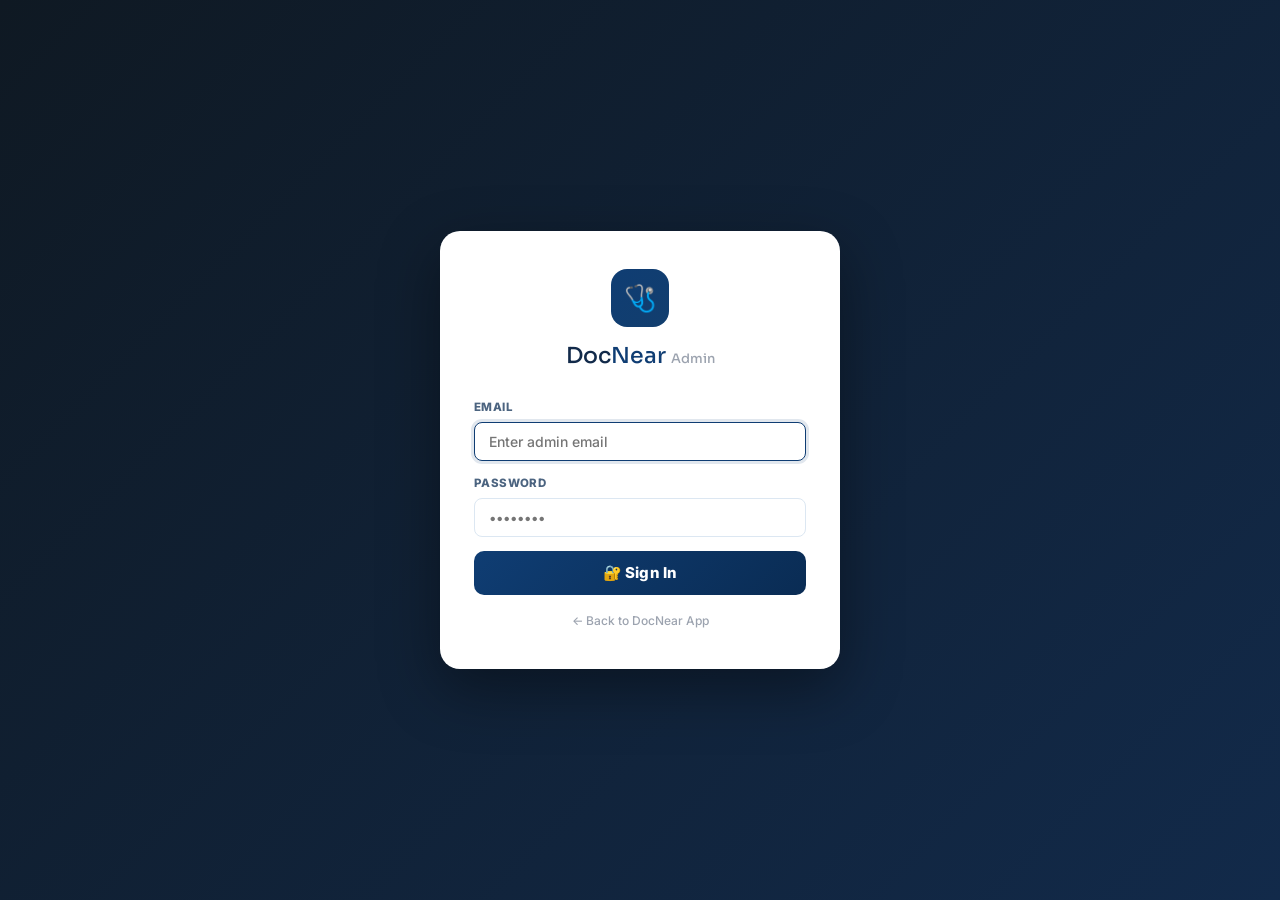
<file: admin.html>
<!DOCTYPE html>
<html lang="en">
<head>
  <meta charset="UTF-8"/>
  <meta name="viewport" content="width=device-width,initial-scale=1.0"/>
  <meta name="theme-color" content="#122A4A"/>
  <title>DocNear Admin Panel — 100% Complete</title>
  <link rel="stylesheet" href="DocNear.css?v=6"/>
  <style>
    body{background:#0F1923}
    .layout{display:flex;min-height:100vh}
    .sidebar{width:240px;flex-shrink:0;background:linear-gradient(180deg,#122A4A 0%,#0F1923 100%);min-height:100vh;position:sticky;top:0;display:flex;flex-direction:column;padding-bottom:20px;overflow-y:auto;transition:left .3s ease}
    .sb-logo{padding:18px 20px;display:flex;align-items:center;gap:10px;border-bottom:1px solid rgba(255,255,255,.08);margin-bottom:6px}
    .sb-logo .lbox{width:36px;height:36px;background:linear-gradient(135deg,#0F3D73,#123E6E);border-radius:10px;display:flex;align-items:center;justify-content:center;font-size:17px;flex-shrink:0}
    .sb-logo span{font-family:'Sora',serif;font-size:17px;color:#fff}
    .sb-logo span em{color:#3ECF8E;font-style:normal}
    .sb-user{padding:10px 14px;margin:0 8px 6px;background:rgba(255,255,255,.06);border-radius:12px}
    .sb-uname{font-size:13px;font-weight:700;color:#fff;margin-bottom:1px}
    .sb-urole{font-size:11px;color:#3ECF8E;font-weight:600}
    .sb-sec{font-size:10px;font-weight:700;color:rgba(255,255,255,.3);padding:10px 20px 4px;letter-spacing:1.2px;text-transform:uppercase}
    .sb-item{display:flex;align-items:center;gap:10px;padding:9px 20px;cursor:pointer;color:rgba(255,255,255,.65);font-size:13px;font-weight:600;transition:all .2s;background:none;border:none;width:100%;text-align:left;font-family:inherit}
    .sb-item:hover{background:rgba(255,255,255,.07);color:#fff}
    .sb-item.active{background:rgba(15,61,115,.25);color:#fff;border-left:3px solid #0F3D73}
    .sb-item .ico{font-size:15px;flex-shrink:0;width:20px;text-align:center}
    .sb-bdg{margin-left:auto;color:#fff;font-size:10px;font-weight:700;padding:1px 7px;border-radius:10px;min-width:18px;text-align:center;display:none}
    .sb-bdg.red{background:#D64545}
    .sb-bdg.grn{background:#22A490}
    .sb-bdg.org{background:#F59E0B}
    .sb-logout{margin-top:auto;padding:8px 16px}
    .main{flex:1;background:#F3F6FA;overflow-y:auto;min-height:100vh}
    .topbar{background:#fff;padding:0 24px;height:54px;display:flex;align-items:center;justify-content:space-between;box-shadow:0 1px 4px rgba(0,0,0,.06);position:sticky;top:0;z-index:50}
    .topbar-title{font-size:17px;font-weight:700;color:#122A4A}
    .content{padding:22px;max-width:1200px}
    .tab{display:none;animation:fadeUp .3s ease}
    .tab.active{display:block}
    .tbl{width:100%;background:#fff;border-radius:14px;overflow:hidden;box-shadow:0 2px 8px rgba(0,0,0,.05)}
    .tbl th{background:#F9FAFB;padding:11px 14px;text-align:left;font-size:11px;font-weight:700;color:#374151;text-transform:uppercase;letter-spacing:.5px;border-bottom:1px solid #E5E7EB;white-space:nowrap}
    .tbl td{padding:11px 14px;border-bottom:1px solid #F3F4F6;font-size:13px;color:#122A4A;vertical-align:middle}
    .tbl tr:last-child td{border-bottom:none}
    .tbl tr:hover td{background:#FAFAFA}
    .tbl-wrap{overflow-x:auto}
    .dcard{background:#fff;border-radius:16px;padding:20px;box-shadow:0 2px 8px rgba(0,0,0,.05);margin-bottom:16px}
    .dcard-title{font-size:14px;font-weight:700;color:#122A4A;margin-bottom:14px;padding-bottom:10px;border-bottom:1px solid #F3F4F6;display:flex;align-items:center;justify-content:space-between;flex-wrap:wrap;gap:8px}
    .stats-grid{display:grid;grid-template-columns:repeat(auto-fit,minmax(140px,1fr));gap:12px;margin-bottom:22px}
    .info-grid{display:grid;grid-template-columns:repeat(auto-fill,minmax(150px,1fr));gap:10px;margin-bottom:14px}
    .info-item{background:#F9FAFB;border-radius:8px;padding:9px 12px}
    .info-lbl{font-size:10px;color:#9CA3AF;margin-bottom:2px;font-weight:600;text-transform:uppercase;letter-spacing:.3px}
    .info-val{font-size:13px;font-weight:600;color:#122A4A;word-break:break-word}
    .mob-menu-btn{display:none;background:none;border:none;cursor:pointer;font-size:22px;color:#122A4A}
    .overlay{display:none;position:fixed;inset:0;background:rgba(0,0,0,.5);z-index:99}
    #login-screen{min-height:100vh;background:linear-gradient(135deg,#0F1923,#122A4A);display:flex;align-items:center;justify-content:center;padding:20px}
    .login-box{background:#fff;border-radius:20px;padding:38px 34px;width:100%;max-width:400px;box-shadow:0 20px 60px rgba(0,0,0,.4)}
    /* Chart bars */
    .bar-row{display:flex;align-items:center;gap:10px;margin-bottom:8px}
    .bar-lbl{width:120px;font-size:12px;color:#374151;flex-shrink:0;overflow:hidden;text-overflow:ellipsis;white-space:nowrap}
    .bar-track{flex:1;background:#F3F4F6;border-radius:6px;height:8px;overflow:hidden}
    .bar-fill{height:100%;border-radius:6px;transition:width .8s ease}
    .bar-val{font-size:12px;font-weight:700;color:#122A4A;width:32px;text-align:right;flex-shrink:0}
    /* Notif form */
    .notif-type-btn{padding:8px 14px;border-radius:8px;border:1.5px solid #E5E7EB;background:#fff;color:#6B7280;cursor:pointer;font-size:12px;font-weight:600;font-family:inherit;transition:all .15s}
    .notif-type-btn.active{border-color:#0F3D73;background:#E3F4FC;color:#0F3D73}
    /* KYC doc card */
    .kyc-doc{background:#F9FAFB;border-radius:10px;padding:12px 14px;border:1.5px solid #E5E7EB;margin-bottom:8px;display:flex;align-items:center;justify-content:space-between;flex-wrap:wrap;gap:8px}
    .kyc-doc.verified{border-color:#A7F3D0;background:#F0FDF4}
    .kyc-doc.rejected{border-color:#FECACA;background:#FEF2F2}
    .kyc-doc.pending{border-color:#FDE68A;background:#FFFBEB}
    /* Revenue cards */
    .rev-card{background:linear-gradient(135deg,#0F3D73,#123E6E);border-radius:16px;padding:20px;color:#fff}
    /* Mobile */
    @media(max-width:768px){
      .sidebar{position:fixed;left:-240px;top:0;z-index:100}
      .sidebar.open{left:0}
      .overlay.show{display:block}
      .mob-menu-btn{display:flex}
      .content{padding:14px}
      .stats-grid{grid-template-columns:repeat(2,1fr)}
    }
  </style>
</head>
<body>
<div id="toast"></div>

<!-- ════════════════ LOGIN SCREEN ════════════════ -->
<div id="login-screen">
  <div class="login-box">
    <div style="text-align:center;margin-bottom:26px">
      <div style="width:58px;height:58px;background:linear-gradient(135deg,#0F3D73,#123E6E);border-radius:16px;display:flex;align-items:center;justify-content:center;font-size:26px;margin:0 auto 12px">🩺</div>
      <div style="font-family:'Sora',serif;font-size:22px;color:#122A4A">Doc<span style="color:#0F3D73">Near</span> <span style="font-size:13px;color:#9CA3AF">Admin</span></div>
    </div>

    <div class="form-group"><label class="form-label">Email</label><input id="l-email" type="email" class="form-input" placeholder="Enter admin email" onkeydown="if(event.key==='Enter')doLogin()"/></div>
    <div class="form-group"><label class="form-label">Password</label><input id="l-pw" type="password" class="form-input" placeholder="••••••••" onkeydown="if(event.key==='Enter')doLogin()"/></div>
    <div id="l-err" style="display:none;background:#FEE2E2;color:#B23434;padding:8px 12px;border-radius:8px;font-size:12px;margin-bottom:12px"></div>
    <button id="l-btn" class="btn btn-dark btn-full" style="font-size:15px;padding:13px" onclick="doLogin()">🔐 Sign In</button>
    <div style="text-align:center;margin-top:14px"><a href="index.html?from=admin" style="font-size:12px;color:#9CA3AF;text-decoration:none">← Back to DocNear App</a></div>
  </div>
</div>

<!-- ════════════════ DASHBOARD ════════════════ -->
<div id="dashboard" style="display:none">
  <div class="overlay" id="overlay" onclick="closeSB()"></div>
  <div class="layout">

    <!-- SIDEBAR -->
    <div class="sidebar" id="sidebar">
      <div class="sb-logo">
        <div class="lbox">🩺</div>
        <span>Doc<em>Near</em> Admin</span>
      </div>
      <div class="sb-user">
        <div class="sb-uname" id="sb-name">Admin</div>
        <div class="sb-urole" id="sb-role">🛡️ Super Admin</div>
      </div>

      <div class="sb-sec">Overview</div>
      <button class="sb-item active" onclick="showTab('overview')" id="nav-overview"><span class="ico">📊</span>Overview</button>

      <div class="sb-sec">Approvals</div>
      <button class="sb-item" onclick="showTab('pending')" id="nav-pending"><span class="ico">⏳</span>Doctor Approvals<span class="sb-bdg red" id="bdg-pending">0</span></button>
      <button class="sb-item" onclick="showTab('store-approvals')" id="nav-store-approvals"><span class="ico">💊</span>Store Approvals<span class="sb-bdg red" id="bdg-stores">0</span></button>
      <button class="sb-item" onclick="showTab('ambu-approvals')" id="nav-ambu-approvals"><span class="ico">🚑</span>Ambulance Approvals<span class="sb-bdg red" id="bdg-ambu">0</span></button>
      <button class="sb-item" onclick="showTab('lab-approvals')" id="nav-lab-approvals"><span class="ico">🔬</span>Lab Approvals<span class="sb-bdg red" id="bdg-labs">0</span></button>
      <button class="sb-item" onclick="showTab('hp-approvals')" id="nav-hp-approvals"><span class="ico">🏠</span>Home Provider Approvals<span class="sb-bdg red" id="bdg-hp">0</span></button>
      <button class="sb-item" onclick="showTab('hospital-approvals')" id="nav-hospital-approvals"><span class="ico">🏥</span>Hospital Approvals<span class="sb-bdg red" id="bdg-hosp-ap">0</span></button>

      <div class="sb-sec">Manage</div>
      <button class="sb-item" onclick="showTab('doctors')" id="nav-doctors"><span class="ico">👨‍⚕️</span>Doctors<span class="sb-bdg grn" id="bdg-docs">0</span></button>
      <button class="sb-item" onclick="showTab('patients')" id="nav-patients"><span class="ico">🤒</span>Patients<span class="sb-bdg grn" id="bdg-pats">0</span></button>
      <button class="sb-item" onclick="showTab('stores')" id="nav-stores"><span class="ico">🏪</span>Medical Stores</button>
      <button class="sb-item" onclick="showTab('ambulances')" id="nav-ambulances"><span class="ico">🚑</span>Ambulances</button>
      <button class="sb-item" onclick="showTab('labs')" id="nav-labs"><span class="ico">🔬</span>Labs</button>
      <button class="sb-item" onclick="showTab('home-providers')" id="nav-home-providers"><span class="ico">🏠</span>Home Providers<span class="sb-bdg grn" id="bdg-hpm">0</span></button>
      <button class="sb-item" onclick="showTab('hospitals')" id="nav-hospitals"><span class="ico">🏥</span>Hospitals<span class="sb-bdg grn" id="bdg-hospm">0</span></button>
      <button class="sb-item" onclick="showTab('social-posts')" id="nav-social-posts"><span class="ico">📱</span>Health Feed Posts<span class="sb-bdg" id="bdg-posts">0</span></button>
      <button class="sb-item" onclick="showTab('appointments')" id="nav-appointments"><span class="ico">📅</span>Appointments<span class="sb-bdg grn" id="bdg-appts">0</span></button>
      <button class="sb-item" onclick="showTab('reviews')" id="nav-reviews"><span class="ico">⭐</span>Reviews</button>

      <div class="sb-sec">Finance</div>
      <button class="sb-item" onclick="showTab('earnings')" id="nav-earnings"><span class="ico">💰</span>Earnings & Revenue</button>

      <div class="sb-sec">Insights</div>
      <button class="sb-item" onclick="showTab('analytics')" id="nav-analytics"><span class="ico">📈</span>Analytics</button>

      <div class="sb-sec">Communications</div>
      <button class="sb-item" onclick="showTab('broadcast')" id="nav-broadcast"><span class="ico">🔔</span>Broadcast Notifications</button>

      <div class="sb-sec">Verification</div>
      <button class="sb-item" onclick="showTab('kyc')" id="nav-kyc"><span class="ico">📄</span>KYC Verification<span class="sb-bdg org" id="bdg-kyc">0</span></button>

      <div class="sb-sec">System</div>
      <button class="sb-item" onclick="showTab('pwreset')" id="nav-pwreset"><span class="ico">🔑</span>Password Reset</button>
      <button class="sb-item" onclick="showTab('admins')" id="nav-admins"><span class="ico">🛡️</span>Admin Management</button>
      <button class="sb-item" onclick="showTab('support')" id="nav-support"><span class="ico">💬</span>Support Messages</button>
      <button class="sb-item" onclick="showTab('ads')" id="nav-ads"><span class="ico">📢</span>Advertisements</button>
      <button class="sb-item" onclick="showTab('blood-bank')" id="nav-blood-bank"><span class="ico">🩸</span>Blood Donors<span class="sb-bdg red" id="bdg-blood">0</span></button>
      <button class="sb-item" onclick="showTab('home-services')" id="nav-home-services"><span class="ico">🏠</span>Home Services<span class="sb-bdg org" id="bdg-hs">0</span></button>
      <button class="sb-item" onclick="refreshAll()"><span class="ico">🔄</span>Refresh Data</button>

      <div class="sb-logout">
        <button class="btn btn-ghost btn-full" onclick="doLogout()" style="color:rgba(255,255,255,.5);border-color:rgba(255,255,255,.15)!important;font-size:13px">🚪 Logout</button>
      </div>
    </div>

    <!-- MAIN -->
    <div class="main">
      <div class="topbar">
        <div style="display:flex;align-items:center;gap:10px">
          <button class="mob-menu-btn" onclick="openSB()">☰</button>
          <div class="topbar-title" id="pg-title">Overview</div>
        </div>
        <div style="display:flex;align-items:center;gap:10px">
          <span id="topbar-time" style="font-size:12px;color:#9CA3AF"></span>
          <button onclick="closeAdminTab()" style="background:#F3F4F6;border:none;color:#374151;border-radius:8px;padding:6px 12px;font-size:12px;font-weight:600;cursor:pointer;white-space:nowrap">✕ Close Tab</button>
          <div style="width:30px;height:30px;background:linear-gradient(135deg,#122A4A,#0A2C54);border-radius:50%;display:flex;align-items:center;justify-content:center;font-size:12px;font-weight:700;color:#3ECF8E" id="sb-avatar">A</div>
        </div>
      </div>
      <div class="content">

        <!-- ── OVERVIEW ── -->
        <div class="tab active" id="tab-overview">
          <div class="stats-grid" id="ov-stats"><div class="loading-box" style="grid-column:1/-1"><div class="spinner"></div></div></div>
          <div style="display:grid;grid-template-columns:1fr 1fr;gap:14px;margin-bottom:16px">
            <div class="dcard"><div class="dcard-title">📅 Recent Appointments</div><div id="ov-appts"></div></div>
            <div class="dcard"><div class="dcard-title">👨‍⚕️ Recent Registrations</div><div id="ov-docs"></div></div>
          </div>
          <div class="dcard"><div class="dcard-title">📊 Specialization Breakdown</div><div id="ov-spec"></div></div>
        </div>

        <!-- ── DOCTOR APPROVALS ── -->
        <div class="tab" id="tab-pending">
          <div id="pending-list"><div class="loading-box"><div class="spinner"></div></div></div>
        </div>

        <!-- ── STORE APPROVALS ── -->
        <div class="tab" id="tab-store-approvals">
          <div id="store-approvals-list"><div class="loading-box"><div class="spinner"></div></div></div>
        </div>

        <!-- ── AMBULANCE APPROVALS ── -->
        <div class="tab" id="tab-ambu-approvals">
          <div id="ambu-approvals-list"><div class="loading-box"><div class="spinner"></div></div></div>
        </div>
        <div class="tab" id="tab-lab-approvals">
          <div id="lab-approvals-list"><div class="loading-box"><div class="spinner"></div></div></div>
        </div>

        <!-- ── DOCTORS ── -->
        <div class="tab" id="tab-doctors">
          <div style="display:flex;justify-content:space-between;align-items:center;margin-bottom:14px;flex-wrap:wrap;gap:10px">
            <div style="font-size:16px;font-weight:700;color:#122A4A">All Doctors</div>
            <div style="display:flex;gap:8px;flex-wrap:wrap">
              <input id="doc-q" class="form-input" placeholder="🔍 Search..." style="max-width:180px;padding:8px 12px" oninput="renderDoctors()"/>
              <select id="doc-status" class="form-input" style="max-width:140px;padding:8px 12px" onchange="renderDoctors()"><option value="">All</option><option value="true">Approved</option><option value="false">Pending</option></select>
            </div>
          </div>
          <div class="tbl-wrap"><table class="tbl" style="border-collapse:collapse">
            <thead><tr><th>#</th><th>Doctor</th><th>Specialization</th><th>Hospital / District</th><th>Fee</th><th>Status</th><th>Actions</th></tr></thead>
            <tbody id="doc-tbody"></tbody>
          </table></div>
        </div>

        <!-- ── PATIENTS ── -->
        <div class="tab" id="tab-patients">
          <div style="display:flex;justify-content:space-between;align-items:center;margin-bottom:14px;flex-wrap:wrap;gap:10px">
            <div style="font-size:16px;font-weight:700;color:#122A4A">All Patients</div>
            <input id="pat-q" class="form-input" placeholder="🔍 Search..." style="max-width:200px;padding:8px 12px" oninput="renderPatients()"/>
          </div>
          <div class="tbl-wrap"><table class="tbl" style="border-collapse:collapse">
            <thead><tr><th>#</th><th>Patient</th><th>Contact</th><th>Age/Gender</th><th>Blood</th><th>Appointments</th><th>Actions</th></tr></thead>
            <tbody id="pat-tbody"></tbody>
          </table></div>
        </div>

        <!-- ── MEDICAL STORES ── -->
        <div class="tab" id="tab-stores">
          <div style="display:flex;justify-content:space-between;align-items:center;margin-bottom:14px;flex-wrap:wrap;gap:10px">
            <div style="font-size:16px;font-weight:700;color:#122A4A">All Medical Stores</div>
            <div style="display:flex;gap:8px;flex-wrap:wrap">
              <input id="store-q" class="form-input" placeholder="🔍 Search..." style="max-width:180px;padding:8px 12px" oninput="renderStores()"/>
              <select id="store-status" class="form-input" style="max-width:130px;padding:8px 12px" onchange="renderStores()"><option value="">All</option><option value="true">Approved</option><option value="false">Pending</option></select>
            </div>
          </div>
          <div class="tbl-wrap"><table class="tbl" style="border-collapse:collapse">
            <thead><tr><th>#</th><th>Store</th><th>Owner</th><th>Location</th><th>24×7</th><th>Delivery</th><th>Status</th><th>Actions</th></tr></thead>
            <tbody id="store-tbody"></tbody>
          </table></div>
        </div>

        <!-- ── AMBULANCES ── -->
        <div class="tab" id="tab-ambulances">
          <div style="display:flex;justify-content:space-between;align-items:center;margin-bottom:14px;flex-wrap:wrap;gap:10px">
            <div style="font-size:16px;font-weight:700;color:#122A4A">All Ambulance Providers</div>
            <div style="display:flex;gap:8px;flex-wrap:wrap">
              <input id="ambu-q" class="form-input" placeholder="🔍 Search..." style="max-width:180px;padding:8px 12px" oninput="renderAmbulances()"/>
              <select id="ambu-avail" class="form-input" style="max-width:140px;padding:8px 12px" onchange="renderAmbulances()"><option value="">All Status</option><option value="available">Available</option><option value="busy">Busy</option><option value="offline">Offline</option></select>
            </div>
          </div>
          <div class="tbl-wrap"><table class="tbl" style="border-collapse:collapse">
            <thead><tr><th>#</th><th>Operator</th><th>Vehicle</th><th>Type</th><th>Location</th><th>₹/km</th><th>Status</th><th>Actions</th></tr></thead>
            <tbody id="ambu-tbody"></tbody>
          </table></div>
        </div>

        <!-- ── LABS ── -->
        <div class="tab" id="tab-labs">
          <div id="labs-list"><div class="loading-box"><div class="spinner"></div></div></div>
        </div>

        <!-- ── APPOINTMENTS ── -->
        <div class="tab" id="tab-appointments">
          <div style="display:flex;justify-content:space-between;align-items:center;margin-bottom:14px;flex-wrap:wrap;gap:10px">
            <div style="font-size:16px;font-weight:700;color:#122A4A">All Appointments</div>
            <div style="display:flex;gap:8px;flex-wrap:wrap">
              <input id="appt-q" class="form-input" placeholder="🔍 Search..." style="max-width:180px;padding:8px 12px" oninput="renderAppointments()"/>
              <select id="appt-status" class="form-input" style="max-width:130px;padding:8px 12px" onchange="renderAppointments()"><option value="">All</option><option value="confirmed">Confirmed</option><option value="pending">Pending</option><option value="cancelled">Cancelled</option></select>
            </div>
          </div>
          <div class="tbl-wrap"><table class="tbl" style="border-collapse:collapse">
            <thead><tr><th>#</th><th>Patient</th><th>Doctor</th><th>Date & Slot</th><th>Type</th><th>Fee</th><th>Payment</th><th>Status</th></tr></thead>
            <tbody id="appt-tbody"></tbody>
          </table></div>
        </div>

        <!-- ── REVIEWS ── -->
        <div class="tab" id="tab-reviews">
          <div style="font-size:16px;font-weight:700;color:#122A4A;margin-bottom:14px">Review Management</div>
          <div id="reviews-list"><div class="loading-box"><div class="spinner"></div></div></div>
        </div>

        <!-- ── EARNINGS ── -->
        <div class="tab" id="tab-earnings">
          <div style="font-size:16px;font-weight:700;color:#122A4A;margin-bottom:16px">💰 Earnings & Revenue</div>
          <div class="stats-grid" id="earn-stats"></div>
          <div style="display:grid;grid-template-columns:1fr 1fr;gap:14px;margin-bottom:16px">
            <div class="rev-card">
              <div style="font-size:12px;opacity:.7;margin-bottom:4px">Today's Revenue</div>
              <div id="rev-today" style="font-family:'Sora',serif;font-size:28px;font-weight:700">₹0</div>
              <div style="font-size:11px;opacity:.7;margin-top:4px">All channels combined</div>
            </div>
            <div style="background:linear-gradient(135deg,#22A490,#1C8F7D);border-radius:16px;padding:20px;color:#fff">
              <div style="font-size:12px;opacity:.7;margin-bottom:4px">This Month</div>
              <div id="rev-month" style="font-family:'Sora',serif;font-size:28px;font-weight:700">₹0</div>
              <div style="font-size:11px;opacity:.7;margin-top:4px">Total appointments paid</div>
            </div>
          </div>
          <div class="dcard">
            <div class="dcard-title">Top Earning Doctors</div>
            <div id="earn-docs"></div>
          </div>
          <div class="dcard">
            <div class="dcard-title">Revenue by Specialization</div>
            <div id="earn-spec"></div>
          </div>
        </div>

        <!-- ── ANALYTICS ── -->
        <div class="tab" id="tab-analytics">
          <div style="font-size:16px;font-weight:700;color:#122A4A;margin-bottom:16px">📈 Analytics Dashboard</div>
          <div class="stats-grid" id="an-stats"></div>
          <div style="display:grid;grid-template-columns:1fr 1fr;gap:14px">
            <div class="dcard">
              <div class="dcard-title">Top Doctors by Bookings</div>
              <div id="an-top-docs"></div>
            </div>
            <div class="dcard">
              <div class="dcard-title">Popular Specializations</div>
              <div id="an-top-specs"></div>
            </div>
            <div class="dcard">
              <div class="dcard-title">District-wise Users</div>
              <div id="an-districts"></div>
            </div>
            <div class="dcard">
              <div class="dcard-title">Booking Trends (Last 7 Days)</div>
              <div id="an-trends"></div>
            </div>
          </div>
        </div>

        <!-- ── BROADCAST NOTIFICATIONS ── -->
        <div class="tab" id="tab-broadcast">
          <div style="font-size:16px;font-weight:700;color:#122A4A;margin-bottom:16px">🔔 Broadcast Notifications</div>
          <div class="dcard" style="margin-bottom:16px">
            <div class="dcard-title">Send New Notification</div>
            <div class="form-group">
              <label class="form-label">Target Audience</label>
              <div style="display:flex;gap:8px;flex-wrap:wrap">
                <button class="notif-type-btn active" id="nt-all" onclick="setNT('all')">👥 All Users</button>
                <button class="notif-type-btn" id="nt-patients" onclick="setNT('patient')">🤒 Patients Only</button>
                <button class="notif-type-btn" id="nt-doctors" onclick="setNT('doctor')">👨‍⚕️ Doctors Only</button>
                <button class="notif-type-btn" id="nt-stores" onclick="setNT('store')">💊 Stores Only</button>
              </div>
            </div>
            <div class="form-group"><label class="form-label">Notification Type</label>
              <select id="bc-type" class="form-input">
                <option value="info">ℹ️ Info</option>
                <option value="success">✅ Success</option>
                <option value="warning">⚠️ Warning</option>
                <option value="error">❌ Alert</option>
              </select>
            </div>
            <div class="form-group"><label class="form-label">Title <span>*</span></label><input id="bc-title" class="form-input" placeholder="Notification title..."/></div>
            <div class="form-group"><label class="form-label">Message <span>*</span></label><textarea id="bc-msg" class="form-input" rows="3" placeholder="Your message here..."></textarea></div>
            <button class="btn btn-primary btn-full" onclick="sendBroadcast()" style="font-size:14px;padding:12px">🔔 Send Broadcast Notification</button>
          </div>
          <div class="dcard">
            <div class="dcard-title">Recent Broadcasts</div>
            <div id="broadcast-history"></div>
          </div>
        </div>

        <!-- ── KYC VERIFICATION ── -->
        <div class="tab" id="tab-kyc">
          <div style="font-size:16px;font-weight:700;color:#122A4A;margin-bottom:16px">📄 KYC Verification</div>
          <div style="display:flex;gap:8px;margin-bottom:16px;flex-wrap:wrap">
            <button class="notif-type-btn active" id="kyc-tab-doc" onclick="setKYCTab('doctors')">👨‍⚕️ Doctors</button>
            <button class="notif-type-btn" id="kyc-tab-store" onclick="setKYCTab('stores')">💊 Pharmacies</button>
            <button class="notif-type-btn" id="kyc-tab-ambu" onclick="setKYCTab('ambulances')">🚑 Ambulances</button>
          </div>
          <div id="kyc-content"></div>
        </div>

        <!-- ── ADMIN MANAGEMENT ── -->
        <div class="tab" id="tab-admins">
          <div style="font-size:16px;font-weight:700;color:#122A4A;margin-bottom:16px">🛡️ Admin Management</div>
          <div class="dcard" style="margin-bottom:16px">
            <div class="dcard-title">Create New Admin</div>
            <div class="grid-2">
              <div class="form-group"><label class="form-label">Full Name <span>*</span></label><input id="new-admin-name" class="form-input" placeholder="Admin Name"/></div>
              <div class="form-group"><label class="form-label">Email <span>*</span></label><input id="new-admin-email" type="email" class="form-input" placeholder="admin@docnear.com"/></div>
              <div class="form-group"><label class="form-label">Password <span>*</span></label><input id="new-admin-pw" type="password" class="form-input" placeholder="Strong password"/></div>
              <div class="form-group"><label class="form-label">Role</label>
                <select id="new-admin-role" class="form-input"><option value="admin">Admin</option><option value="moderator">Moderator</option><option value="support">Support</option><option value="superadmin">Super Admin</option></select>
              </div>
            </div>
            <button class="btn btn-primary" onclick="createAdmin()">+ Create Admin</button>
          </div>
          <div class="dcard">
            <div class="dcard-title">Current Admins</div>
            <div id="admin-list"></div>
          </div>
        </div>

        <!-- ── ADS ── -->
        <div class="tab" id="tab-ads">
          <div style="margin-bottom:20px">
            <h3 style="font-size:16px;font-weight:700;margin-bottom:16px">📢 Manage Advertisements</h3>
            <div class="dcard" style="margin-bottom:16px">
              <h4 style="margin-bottom:12px;color:#0F3D73">➕ Add New Ad</h4>
              <div class="form-group"><label class="form-label">Title</label><input id="ad-title" class="form-input" placeholder="Ad title"/></div>
              <div class="form-group"><label class="form-label">Image or Video File (Max 50MB)</label><input type="file" id="ad-file" accept="image/jpeg,image/png,video/mp4" class="form-input"/></div>
              <div id="ad-upload-status" style="font-size:12px;color:#6B7280;margin-bottom:8px"></div>
              <div class="form-group"><label class="form-label">Link URL (optional)</label><input id="ad-link" class="form-input" placeholder="https://..."/></div>
              <div class="form-group"><label class="form-label">Ad Type</label>
                <select id="ad-type" class="form-input">
                  <option value="banner">Banner (Home page)</option>
                  <option value="splash">Splash (Full screen on open)</option>
                </select>
              </div>
              <button class="btn btn-primary btn-full" onclick="addAd()">➕ Add Advertisement</button>
            </div>
            <div id="ads-list"><div class="loading-box"><div class="spinner"></div></div></div>
          </div>
        </div>

        <!-- ── PASSWORD RESET ── -->
        <div class="tab" id="tab-pwreset">
          <div style="font-size:16px;font-weight:700;color:#122A4A;margin-bottom:4px">🔑 User Password Reset</div>
          <div style="font-size:12.5px;color:#5B6B7A;margin-bottom:16px">Email/Gmail లేదా Password మర్చిపోయిన users కోసం — వాళ్ళ role ఎంచుకుని, email లేదా phone number తో వెతికి, కొత్త password సెట్ చేయండి.</div>
          <div style="background:#fff;border-radius:14px;padding:18px;box-shadow:0 2px 8px rgba(15,61,115,.06);margin-bottom:16px">
            <div class="grid-2" style="margin-bottom:12px">
              <div class="form-group" style="margin-bottom:0">
                <label class="form-label">User Type</label>
                <select id="pwr-role" class="form-input">
                  <option value="patients">Patient</option>
                  <option value="doctors">Doctor</option>
                  <option value="medical_stores">Medical Store</option>
                  <option value="ambulances">Ambulance</option>
                  <option value="diagnostic_labs">Diagnostic Lab</option>
                  <option value="home_providers">Home Care Provider</option>
                  <option value="hospitals">Hospital</option>
                </select>
              </div>
              <div class="form-group" style="margin-bottom:0">
                <label class="form-label">Email లేదా Phone Number</label>
                <input type="text" id="pwr-search" class="form-input" placeholder="ఉదా: name@email.com లేదా 9876543210"/>
              </div>
            </div>
            <button class="btn btn-primary" onclick="pwrSearch()">🔍 User వెతకండి</button>
          </div>
          <div id="pwr-results"></div>
        </div>

        <!-- ── SUPPORT ── -->
        <div class="tab" id="tab-support">
          <div style="font-size:16px;font-weight:700;color:#122A4A;margin-bottom:14px">💬 Support Messages</div>
          <div id="support-list"></div>
        </div>

        <!-- ── HP APPROVALS ── -->
        <div class="tab" id="tab-hp-approvals">
          <div style="font-size:16px;font-weight:700;color:#122A4A;margin-bottom:14px">🏠 Home Provider Approvals</div>
          <div id="hp-approvals-list"></div>
        </div>

        <!-- ── MANAGE HOME PROVIDERS ── -->
        <div class="tab" id="tab-home-providers">
          <div style="display:flex;align-items:center;justify-content:space-between;margin-bottom:16px;flex-wrap:wrap;gap:8px">
            <div style="font-size:16px;font-weight:700;color:#122A4A">🏠 Manage Home Providers</div>
            <div style="display:flex;gap:8px;flex-wrap:wrap">
              <input id="hp-mgmt-q" class="form-input" placeholder="🔍 Search..." style="max-width:180px;padding:8px 12px" oninput="renderManageHP()"/>
              <select id="hp-mgmt-type" class="form-input" style="max-width:150px;padding:8px 12px" onchange="renderManageHP()">
                <option value="">All Types</option>
                <option value="nursing">👩‍⚕️ Nursing</option>
                <option value="physiotherapy">🦽 Physiotherapy</option>
                <option value="both">Both</option>
              </select>
            </div>
          </div>
          <div id="hp-mgmt-list"></div>
        </div>

        <!-- ── HOME SERVICES ── -->
        <div class="tab" id="tab-home-services">
          <div style="display:flex;align-items:center;justify-content:space-between;margin-bottom:16px;flex-wrap:wrap;gap:8px">
            <div style="font-size:16px;font-weight:700;color:#122A4A">🏠 Home Services Bookings</div>
            <div style="display:flex;gap:8px">
              <select id="hs-filter-type" class="form-input" style="width:auto;padding:6px 10px;font-size:13px" onchange="renderHomeServices()">
                <option value="">All Types</option>
                <option value="nursing">👩‍⚕️ Nursing</option>
                <option value="physiotherapy">🦽 Physiotherapy</option>
              </select>
              <select id="hs-filter-status" class="form-input" style="width:auto;padding:6px 10px;font-size:13px" onchange="renderHomeServices()">
                <option value="">All Status</option>
                <option value="pending">Pending</option>
                <option value="confirmed">Confirmed</option>
                <option value="completed">Completed</option>
                <option value="cancelled">Cancelled</option>
              </select>
            </div>
          </div>
          <div id="home-services-list"></div>
        </div>

        <!-- ── HOSPITAL APPROVALS ── -->
        <div class="tab" id="tab-hospital-approvals">
          <div style="font-size:16px;font-weight:700;color:#122A4A;margin-bottom:14px">🏥 Hospital Approvals</div>
          <div id="hospital-approvals-list"></div>
        </div>

        <!-- ── MANAGE HOSPITALS ── -->
        <div class="tab" id="tab-hospitals">
          <div style="display:flex;align-items:center;justify-content:space-between;margin-bottom:16px;flex-wrap:wrap;gap:8px">
            <div style="font-size:16px;font-weight:700;color:#122A4A">🏥 Manage Hospitals</div>
            <input id="hosp-mgmt-q" class="form-input" placeholder="🔍 Search..." style="max-width:200px;padding:8px 12px" oninput="renderHospitals()"/>
          </div>
          <div id="hospitals-mgmt-list"></div>
        </div>

        <!-- ── SOCIAL POSTS ── -->
        <div class="tab" id="tab-social-posts">
          <div style="font-size:16px;font-weight:700;color:#122A4A;margin-bottom:14px">📱 Health Feed Posts</div>
          <div id="social-posts-list"></div>
        </div>

        <!-- ── BLOOD DONORS ── -->
        <div class="tab" id="tab-blood-bank">
          <div style="display:flex;align-items:center;justify-content:space-between;margin-bottom:16px;flex-wrap:wrap;gap:8px">
            <div style="font-size:16px;font-weight:700;color:#122A4A">🩸 Blood Donors</div>
            <div style="display:flex;gap:8px;flex-wrap:wrap">
              <select id="bb-filter-bg" class="form-input" style="width:auto;padding:6px 10px;font-size:13px" onchange="renderBloodDonors()">
                <option value="">All Blood Groups</option>
                <option>A+</option><option>A-</option><option>B+</option><option>B-</option>
                <option>AB+</option><option>AB-</option><option>O+</option><option>O-</option>
              </select>
              <select id="bb-filter-dist" class="form-input" style="width:auto;padding:6px 10px;font-size:13px" onchange="renderBloodDonors()">
                <option value="">All Districts</option>
                <option>Hyderabad</option><option>Warangal</option><option>Karimnagar</option>
                <option>Nizamabad</option><option>Khammam</option><option>Rangareddy</option>
                <option>Nellore</option><option>Guntur</option><option>Vijayawada</option>
                <option>Visakhapatnam</option><option>Rajahmundry</option><option>Tirupati</option>
                <option>Kurnool</option><option>Kadapa</option><option>Anantapur</option>
              </select>
            </div>
          </div>
          <div id="blood-donors-list"></div>
        </div>

      </div>
    </div>
  </div>
</div>

<script>
/* ════════ CONFIG ════════ */
const SUPA_URL = "https://avonzvocvonvzamedwvh.supabase.co";
const SUPA_KEY = "eyJhbGciOiJIUzI1NiIsInR5cCI6IkpXVCJ9.eyJpc3MiOiJzdXBhYmFzZSIsInJlZiI6ImF2b256dm9jdm9udnphbWVkd3ZoIiwicm9sZSI6ImFub24iLCJpYXQiOjE3Nzk4ODYwNzgsImV4cCI6MjA5NTQ2MjA3OH0.bU2WLrqDnTEggKnLvJjY07VyNATfIyMGppTw7FWD50w";
const SESSION_KEY = "dn_admin_session_v1";

/* ════════ DB ════════ */
async function dbReq(path, opts={}) {
  try {
    const res = await fetch(SUPA_URL+"/rest/v1/"+path, {
      headers:{"apikey":SUPA_KEY,"Authorization":"Bearer "+SUPA_KEY,"Content-Type":"application/json","Prefer":opts.prefer||"return=representation",...opts.headers},
      method:opts.method||"GET", body:opts.body?JSON.stringify(opts.body):undefined
    });
    if(!res.ok){const e=await res.json().catch(()=>({}));throw new Error(e.message||"Error "+res.status);}
    const t=await res.text(); return t?JSON.parse(t):[];
  } catch(err) {
    if(err.name==="TypeError")throw new Error("Network error — internet check చేయండి");
    throw err;
  }
}
const DB={
  get:   (t,q="")  => dbReq(t+"?"+(q?q+"&":"")+"order=created_at.desc"),
  post:  (t,d)     => dbReq(t,{method:"POST",body:d}),
  patch: (t,f,d)   => dbReq(t+"?"+f,{method:"PATCH",body:d,prefer:"return=representation"}),
  del:   (t,f)     => dbReq(t+"?"+f,{method:"DELETE",prefer:"return=minimal"})
};

/* ════════ HASH ════════ */
async function hashPwd(p){
  try{const b=await crypto.subtle.digest("SHA-256",new TextEncoder().encode(p));return Array.from(new Uint8Array(b)).map(x=>x.toString(16).padStart(2,"0")).join("");}
  catch{return p;}
}

/* ════════ UTILS ════════ */
const $=id=>document.getElementById(id);
const safe=s=>s||"";
const fmtD=d=>{try{return new Date(d).toLocaleDateString('en-IN',{day:'numeric',month:'short',year:'numeric'});}catch{return d||"—";}};
const ini=n=>safe(n).split(" ").map(w=>w[0]).join("").toUpperCase().slice(0,2);
function avt(name,color="#0F3D73",sz=36){return `<div style="width:${sz}px;height:${sz}px;border-radius:50%;background:${color};display:flex;align-items:center;justify-content:center;color:#fff;font-weight:700;font-size:${Math.round(sz*.35)}px;flex-shrink:0">${ini(name)}</div>`;}
function pill(lbl,bg,col){return `<span class="pill" style="background:${bg};color:${col}">${lbl}</span>`;}
function sPill(s){const m={confirmed:["#D1FAE5","#1C8F7D"],pending:["#FEF3C7","#D97706"],cancelled:["#FEE2E2","#B23434"],completed:["#EDE9FE","#5B4FCF"],available:["#D1FAE5","#1C8F7D"],busy:["#FEF3C7","#D97706"],offline:["#F3F4F6","#9CA3AF"],inactive:["#F3F4F6","#9CA3AF"]};const[b,c]=m[s]||m.pending;return pill(s.toUpperCase(),b,c);}
function toast(msg,err=false){const el=$("toast");if(!el)return;el.style.background=err?"#D64545":"#22A490";el.style.color="#fff";el.textContent=(err?"❌ ":"✅ ")+msg;el.style.display="block";clearTimeout(el._t);el._t=setTimeout(()=>el.style.display="none",4000);}
function spin(id,msg="Loading..."){const el=$(id);if(el)el.innerHTML=`<div class="loading-box"><div class="spinner"></div>${msg}</div>`;}
function sc(icon,label,val,bg="#E3F4FC",vc="#0F3D73",tab=""){
  const click=tab?`onclick="showTab('${tab}')"`:"";
  return `<div class="stat-card" ${click} style="${tab?'cursor:pointer;':''}">`+
    `<div class="stat-icon" style="background:${bg}">${icon}</div>`+
    `<div><div class="stat-val" style="color:${vc}">${val}</div><div class="stat-lbl">${label}</div></div></div>`;
}
function barRow(label,pct,color,val){return `<div class="bar-row"><div class="bar-lbl" title="${label}">${label}</div><div class="bar-track"><div class="bar-fill" style="width:${pct}%;background:${color}"></div></div><div class="bar-val">${val}</div></div>`;}
function grid2(html){return `<div style="display:grid;grid-template-columns:1fr 1fr;gap:10px">${html}</div>`;}

/* ════════ SESSION ════════ */
const SESSION={
  save:u=>{try{localStorage.setItem(SESSION_KEY,JSON.stringify({...u,at:Date.now()}));}catch{}},
  load:()=>{try{const d=JSON.parse(localStorage.getItem(SESSION_KEY)||"null");if(!d||Date.now()-d.at>8*3600000){SESSION.clear();return null;}return d;}catch{return null;}},
  clear:()=>{try{localStorage.removeItem(SESSION_KEY);}catch{}},
};

/* ════════ STATE ════════ */
const ADMIN={user:null,data:{docs:[],pats:[],appts:[],stores:[],ambus:[],notifs:[],support:[],reviews:[],admins:[]}};
let _nt="all", _kycTab="doctors";

/* ════════ AUTH ════════ */
async function doLogin(){
  const email=$("l-email").value.trim(), pw=$("l-pw").value;
  const err=$("l-err"), btn=$("l-btn");
  err.style.display="none";
  if(!email||!pw){showErr("Email & password required.");return;}
  btn.disabled=true;btn.textContent="⏳ Verifying...";
  try{
    const hash=await hashPwd(pw);
    const rows=await DB.get("admins",`email=eq.${encodeURIComponent(email)}&password_hash=eq.${encodeURIComponent(hash)}&is_active=eq.true`);
    if(!rows.length){showErr("Invalid credentials. Access denied.");return;}
    ADMIN.user={name:rows[0].name||"Admin",email:rows[0].email,role:rows[0].role||"admin"};
    SESSION.save(ADMIN.user);
    initDashboard();
  }catch(e){showErr(e.message||"Login failed.");}
  finally{btn.disabled=false;btn.textContent="🔐 Sign In";}
}
function showErr(msg){const el=$("l-err");if(el){el.textContent="⚠️ "+msg;el.style.display="block";}}
function doLogout(){SESSION.clear();ADMIN.user=null;$("dashboard").style.display="none";$("login-screen").style.display="flex";$("l-pw").value="";toast("Logged out securely.");}

function checkSession(){
  const s=SESSION.load();
  if(!s)return;
  ADMIN.user=s.u||s;
  initDashboard();
}
function initDashboard(){
  $("login-screen").style.display="none";
  $("dashboard").style.display="block";
  $("sb-name").textContent=ADMIN.user.name;
  $("sb-role").textContent="🛡️ "+ADMIN.user.role.toUpperCase();
  $("sb-avatar").textContent=ini(ADMIN.user.name);
  setInterval(updateClock,1000);updateClock();
  loadAllData();
}
function updateClock(){const el=$("topbar-time");if(el)el.textContent=new Date().toLocaleTimeString('en-IN',{hour:'2-digit',minute:'2-digit'});}

/* ════════ DATA ════════ */
async function loadAllData(){
  spin("ov-stats");
  try{
    const[docs,pats,appts]=await Promise.all([DB.get("doctors"),DB.get("patients"),DB.get("appointments")]);
    ADMIN.data.docs=docs; ADMIN.data.pats=pats; ADMIN.data.appts=appts;
    try{ADMIN.data.stores=await DB.get("medical_stores");}catch{ADMIN.data.stores=[];}
    try{ADMIN.data.ambus=await DB.get("ambulances");}catch{ADMIN.data.ambus=[];}
    try{ADMIN.data.labs=await DB.get("diagnostic_labs");}catch{ADMIN.data.labs=[];}
    try{ADMIN.data.support=await DB.get("support_messages");}catch{ADMIN.data.support=[];}
    try{ADMIN.data.notifs=await DB.get("notifications","limit=100");}catch{ADMIN.data.notifs=[];}
    try{ADMIN.data.reviews=await DB.get("doctor_reviews");}catch{ADMIN.data.reviews=[];}
    try{ADMIN.data.admins=await DB.get("admins");}catch{ADMIN.data.admins=[];}
    try{ADMIN.data.bloodDonors=await DB.get("blood_donors");}catch{ADMIN.data.bloodDonors=[];}
    try{ADMIN.data.homeServices=await DB.get("home_services");}catch{ADMIN.data.homeServices=[];}
    try{ADMIN.data.homeProviders=await DB.get("home_providers");}catch{ADMIN.data.homeProviders=[];}
    try{ADMIN.data.hospitals=await DB.get("hospitals");}catch{ADMIN.data.hospitals=[];}
    try{ADMIN.data.healthPosts=await DB.get("health_posts");}catch{ADMIN.data.healthPosts=[];}
    updateBadges();
    renderAll();
  }catch(e){
    $("ov-stats").innerHTML=`<div style="grid-column:1/-1;background:#FEE2E2;border-radius:12px;padding:16px;color:#B23434">❌ ${e.message}<br><small>Run DOCNEAR_FINAL.sql + DOCNEAR_V2.sql in Supabase SQL Editor</small></div>`;
    toast(e.message,true);
  }
}
async function refreshAll(){toast("Refreshing...");await loadAllData();toast("Refreshed! ✅");}
function renderAll(){renderOverview();renderPending();renderStoreApprovals();renderAmbuApprovals();renderLabApprovals();renderDoctors();renderPatients();renderStores();renderAmbulances();renderLabs();renderAppointments();renderReviews();renderEarnings();renderAnalytics();renderBroadcastHistory();renderKYC();renderAdmins();renderSupport();renderAds();renderBloodDonors();renderHomeServices();renderHPApprovals();renderManageHP();renderHospitalApprovals();renderHospitals();renderSocialPosts();}
function setB(id,n,cls){
  const b=$(id);
  if(!b)return;
  b.textContent=n;
  b.style.display=n ? "inline-flex" : "none";
  if(cls)b.className="sb-bdg "+cls;
  }
function updateBadges(){
  const{docs,stores,ambus,appts}=ADMIN.data;
  const pdoc=docs.filter(d=>!d.approved);
  const pstore=stores.filter(s=>!s.approved);
  const pambu=ambus.filter(a=>!a.approved);

  setB("bdg-pending",pdoc.length,"red");
  setB("bdg-stores",pstore.length,"red");
  setB("bdg-ambu",pambu.length,"red");
  setB("bdg-docs",docs.filter(d=>d.approved).length,"grn");
  setB("bdg-pats",ADMIN.data.pats.length,"grn");
  setB("bdg-appts",appts.length,"grn");
  setB("bdg-kyc",pdoc.length+pstore.length+pambu.length,"org");
  setB("bdg-blood",(ADMIN.data.bloodDonors||[]).length,"red");
  setB("bdg-hs",(ADMIN.data.homeServices||[]).filter(h=>h.status==="pending").length,"org");
  setB("bdg-hp",(ADMIN.data.homeProviders||[]).filter(h=>!h.approved).length,"red");
  setB("bdg-hpm",(ADMIN.data.homeProviders||[]).filter(h=>h.approved).length,"grn");
  setB("bdg-hosp-ap",(ADMIN.data.hospitals||[]).filter(h=>!h.approved).length,"red");
  setB("bdg-hospm",(ADMIN.data.hospitals||[]).filter(h=>h.approved).length,"grn");
  setB("bdg-posts",(ADMIN.data.healthPosts||[]).length,"");
}

/* ════════ NAVIGATION ════════ */
function showTab(name){
  document.querySelectorAll(".tab").forEach(t=>t.classList.remove("active"));
  document.querySelectorAll(".sb-item").forEach(i=>i.classList.remove("active"));
  $("tab-"+name)?.classList.add("active");
  $("nav-"+name)?.classList.add("active");
  const ttl={overview:"Overview",pending:"Doctor Approvals",pwreset:"Password Reset","store-approvals":"Store Approvals","ambu-approvals":"Ambulance Approvals","lab-approvals":"Lab Approvals",doctors:"All Doctors",patients:"All Patients",stores:"Medical Stores",ambulances:"Ambulances",appointments:"Appointments",reviews:"Review Management",earnings:"Earnings & Revenue",analytics:"Analytics",broadcast:"Broadcast Notifications",kyc:"KYC Verification",admins:"Admin Management",support:"Support Messages","blood-bank":"Blood Donors","home-services":"Home Services","hp-approvals":"Home Provider Approvals","home-providers":"Manage Home Providers","hospital-approvals":"Hospital Approvals","hospitals":"Manage Hospitals","social-posts":"Health Feed Posts"};
  $("pg-title").textContent=ttl[name]||name;
  closeSB();
}
function openSB(){$("sidebar").classList.add("open");$("overlay").classList.add("show");}
function closeSB(){$("sidebar").classList.remove("open");$("overlay").classList.remove("show");}
function closeAdminTab(){
  window.close();
  // Some browsers silently ignore window.close() if the tab wasn't opened via script.
  setTimeout(()=>{ toast("ఈ tab ని మీరే మాన్యువల్‌గా close చేయండి (✕).",true); },300);
}

/* ════════ PASSWORD RESET TOOL ════════ */
async function pwrSearch(){
  const table=$("pwr-role").value;
  const q=$("pwr-search").value.trim();
  const box=$("pwr-results");
  if(!q){toast("Email లేదా Phone నమోదు చేయండి",true);return;}
  box.innerHTML=`<div class="loading-box"><div class="spinner"></div></div>`;
  try{
    const filter=`or=(email.eq.${encodeURIComponent(q)},phone.eq.${encodeURIComponent(q)})`;
    const rows=await DB.get(table,filter);
    if(!rows.length){box.innerHTML=`<div class="empty"><div class="empty-icon">🔍</div><div class="empty-msg">User కనపడలేదు. Email/Phone సరిచూడండి.</div></div>`;return;}
    box.innerHTML=rows.map(u=>`
      <div class="card" style="margin-bottom:12px;cursor:default">
        <div style="font-weight:700;font-size:14.5px;color:#122A4A">${safe(u.name||u.store_name||u.operator_name||u.lab_name||"—")}</div>
        <div style="font-size:12px;color:#5B6B7A;margin-top:2px">📧 ${safe(u.email||"—")} · 📱 ${safe(u.phone||"—")}</div>
        <div style="display:flex;gap:8px;margin-top:12px;align-items:center;flex-wrap:wrap">
          <input type="text" id="npw-${u.id}" class="form-input" placeholder="కొత్త Password (కనీసం 6 అక్షరాలు)" style="max-width:220px;flex:1;min-width:180px"/>
          <button class="btn btn-orange btn-sm" onclick="pwrDoReset('${table}','${u.id}')">🔑 Reset Password</button>
        </div>
      </div>`).join("");
  }catch(e){
    box.innerHTML=`<div class="empty"><div class="empty-msg">వెతకడంలో సమస్య: ${safe(e.message)}</div></div>`;
  }
}
async function pwrDoReset(table,id){
  const inp=$("npw-"+id);
  const pw=inp?.value.trim();
  if(!pw||pw.length<6){toast("కనీసం 6 అక్షరాల Password పెట్టండి",true);return;}
  try{
    const hash=await hashPwd(pw);
    await DB.patch(table,"id=eq."+id,{password_hash:hash});
    toast("Password Reset అయ్యింది! ✅ కొత్త password user కి చెప్పండి.");
    if(inp)inp.value="";
  }catch(e){
    toast("Error: "+e.message,true);
  }
}

/* ════════ OVERVIEW ════════ */
function renderOverview(){
  const{docs,pats,appts,stores,ambus}=ADMIN.data;
  const paid=appts.filter(a=>a.payment_status==="paid");
  const rev=paid.reduce((s,a)=>s+a.fee,0);
  $("ov-stats").innerHTML=
    sc("👨‍⚕️","Doctors",docs.length,"#E3F4FC","#0F3D73","doctors")+
    sc("✅","Approved Docs",docs.filter(d=>d.approved).length,"#D1FAE5","#1C8F7D","doctors")+
    sc("⏳","Pending Docs",docs.filter(d=>!d.approved).length,"#FEF3C7","#D97706","pending")+
    sc("🤒","Patients",pats.length,"#EDE9FE","#5B4FCF","patients")+
    sc("📅","Appointments",appts.length,"#FEE9E1","#FFC22E","appointments")+
    sc("💰","Revenue","₹"+rev.toLocaleString(),"#F0FDF4","#1C8F7D","earnings")+
    sc("💊","Med Stores",stores.length,"#D1FAE5","#22A490","stores")+
    sc("🚑","Ambulances",ambus.length,"#FEE2E2","#D64545","ambulances")+
    sc("🩸","Blood Donors",(ADMIN.data.bloodDonors||[]).length,"#FFF5F5","#B23434","blood-bank")+
    sc("🏠","Home Services",(ADMIN.data.homeServices||[]).length,"#EFF6FF","#3B82F6","home-services")+
    sc("👩‍⚕️","Home Providers",(ADMIN.data.homeProviders||[]).filter(h=>h.approved).length,"#ECFDF5","#1C8F7D","hp-approvals")+
    sc("🏥","Hospitals",(ADMIN.data.hospitals||[]).filter(h=>h.approved).length,"#FEF2F2","#B23434","hospitals")+
    sc("📱","Feed Posts",(ADMIN.data.healthPosts||[]).length,"#EDE9FE","#5B4FCF","social-posts");
  $("ov-appts").innerHTML=appts.slice(0,5).map(a=>`
    <div style="display:flex;align-items:center;gap:10px;padding:8px 0;border-bottom:1px solid #F3F4F6">
      <div style="flex:1;min-width:0"><div style="font-size:13px;font-weight:600;color:#122A4A;overflow:hidden;text-overflow:ellipsis;white-space:nowrap">${safe(a.patient_name)} → ${safe(a.doctor_name)}</div>
      <div style="font-size:11px;color:#9CA3AF">${a.date} · ${a.slot}</div></div>
      ${sPill(a.status)}
    </div>`).join("")||"<div class='text-muted'>No appointments.</div>";
  $("ov-docs").innerHTML=docs.slice(0,5).map(d=>`
    <div style="display:flex;align-items:center;gap:10px;padding:8px 0;border-bottom:1px solid #F3F4F6">
      ${avt(d.name,d.color||"#0F3D73",30)}
      <div style="flex:1;min-width:0"><div style="font-size:13px;font-weight:600;color:#122A4A;overflow:hidden;text-overflow:ellipsis;white-space:nowrap">${safe(d.name)}</div>
      <div style="font-size:11px;color:#9CA3AF">${safe(d.specialization)}</div></div>
      ${pill(d.approved?"✓":"⏳",d.approved?"#D1FAE5":"#FEF3C7",d.approved?"#1C8F7D":"#D97706")}
    </div>`).join("")||"<div class='text-muted'>No doctors.</div>";
  const specC={};docs.filter(d=>d.approved).forEach(d=>{const s=safe(d.specialization)||"Other";specC[s]=(specC[s]||0)+1;});
  const maxV=Math.max(...Object.values(specC),1);
  const clrs={"Cardiology":"#FF4757","Neurology":"#5B4FCF","Orthopedics":"#FFC22E","Pediatrics":"#00BCD4","Ophthalmology":"#2196F3","Dermatology":"#E91E8C","General Medicine":"#009688","Gynecology":"#E91E63"};
  $("ov-spec").innerHTML=Object.entries(specC).sort((a,b)=>b[1]-a[1]).map(([sp,n])=>barRow(sp,Math.round(n/maxV*100),clrs[sp]||"#0F3D73",n)).join("")||"<div class='text-muted'>No data.</div>";
}

/* ════════ PENDING APPROVALS (DOCTORS) ════════ */
function renderPending(){
  const pending=ADMIN.data.docs.filter(d=>!d.approved);
  const c=$("pending-list");
  if(!c)return;
  if(!pending.length){c.innerHTML=`<div class="empty"><div class="empty-icon">🎉</div><div class="empty-msg">No pending doctor approvals!</div></div>`;return;}
  c.innerHTML=`<div class="alert alert-warn" style="margin-bottom:16px">🔔 <strong>${pending.length} doctor registration${pending.length>1?"s":""}</strong> waiting for review.</div>`+
    pending.map(d=>pendingDocCard(d)).join("");
}
function pendingDocCard(d){
  return `<div class="dcard" id="pc-${d.id}" style="border:2px solid #FDE68A">
    <div style="display:flex;gap:14px;margin-bottom:14px;flex-wrap:wrap;align-items:flex-start">
      ${avt(d.name,d.color||"#0F3D73",52)}
      <div style="flex:1;min-width:140px">
        <div style="font-size:16px;font-weight:800;color:#122A4A;margin-bottom:2px">${safe(d.name)}</div>
        <div style="font-size:13px;color:#0F3D73;font-weight:700;margin-bottom:6px">${safe(d.specialization)}</div>
        <div style="display:flex;gap:6px;flex-wrap:wrap">
          ${pill("⏳ Pending","#FEF3C7","#D97706")}
          ${d.qualifications?pill(safe(d.qualifications).split(",")[0].trim(),"#EDE9FE","#5B4FCF"):""}
          ${d.experience?pill(d.experience+"y exp","#E3F4FC","#0F3D73"):""}
        </div>
      </div>
      <div style="font-size:17px;font-weight:800;color:#0F3D73;flex-shrink:0">₹${d.fee||0}</div>
    </div>
    <div class="info-grid">
      <div class="info-item"><div class="info-lbl">📋 Reg. Number</div><div class="info-val">${safe(d.reg_number)||"—"}</div></div>
      <div class="info-item"><div class="info-lbl">🏥 Hospital</div><div class="info-val">${safe(d.hospital)||"—"}</div></div>
      <div class="info-item"><div class="info-lbl">📍 District</div><div class="info-val">${safe(d.district||d.city||d.location)||"—"}</div></div>
      <div class="info-item"><div class="info-lbl">📞 Phone</div><div class="info-val">${safe(d.phone)||"—"}</div></div>
      <div class="info-item"><div class="info-lbl">📧 Email</div><div class="info-val" style="word-break:break-all">${safe(d.email)||"—"}</div></div>
      <div class="info-item"><div class="info-lbl">💼 Experience</div><div class="info-val">${d.experience||0} years</div></div>
    </div>
    ${d.about?`<div style="background:#F9FAFB;border-radius:10px;padding:10px 14px;margin-bottom:14px;font-size:13px;color:#374151;line-height:1.6">${safe(d.about)}</div>`:""}
    <div style="display:grid;grid-template-columns:1fr 1fr;gap:10px">
      <button id="rbtn-${d.id}" class="btn btn-red btn-full" onclick="rejectDoc('${d.id}')">❌ Reject</button>
      <button id="abtn-${d.id}" class="btn btn-green btn-full" onclick="approveDoc('${d.id}')">✅ Approve Doctor</button>
    </div>
  </div>`;
}
async function approveDoc(id){
  const btn=$("abtn-"+id); if(btn){btn.disabled=true;btn.textContent="⏳...";}
  try{
    const ml="https://meet.jit.si/docnear-"+crypto.randomUUID().slice(0,10);
    await DB.patch("doctors","id=eq."+id,{approved:true,meeting_link:ml});
    await DB.post("notifications",{user_id:id,user_type:"doctor",title:"Profile Approved! ✅",message:"మీ profile approve అయింది. Patients book చేయవచ్చు.",type:"success"}).catch(()=>{});
    ADMIN.data.docs=ADMIN.data.docs.map(d=>d.id===id?{...d,approved:true}:d);
    toast("Doctor approved! ✅"); updateBadges(); renderPending(); renderDoctors(); renderOverview();
  }catch(e){toast("Error: "+e.message,true);if(btn){btn.disabled=false;btn.textContent="✅ Approve Doctor";}}
}
async function rejectDoc(id){
  const d=ADMIN.data.docs.find(x=>x.id===id);
  const reason=prompt("Rejection reason for "+safe(d?.name)+"?");
  if(reason===null)return;
  const btn=$("rbtn-"+id); if(btn){btn.disabled=true;btn.textContent="⏳...";}
  try{
    if(reason.trim())await DB.patch("doctors","id=eq."+id,{rejection_reason:reason.trim()});
    await DB.del("appointments","doctor_id=eq."+id).catch(()=>{});
    await DB.del("doctors","id=eq."+id);
    ADMIN.data.docs=ADMIN.data.docs.filter(x=>x.id!==id);
    toast("Doctor rejected."); updateBadges(); renderPending(); renderDoctors(); renderOverview();
  }catch(e){toast("Error: "+e.message,true);if(btn){btn.disabled=false;btn.textContent="❌ Reject";}}
}

/* ════════ STORE APPROVALS ════════ */
function renderStoreApprovals(){
  const pending=ADMIN.data.stores.filter(s=>!s.approved);
  const c=$("store-approvals-list"); if(!c)return;
  if(!pending.length){c.innerHTML=`<div class="empty"><div class="empty-icon">🎉</div><div class="empty-msg">No pending store approvals!</div></div>`;return;}
  c.innerHTML=`<div class="alert alert-warn" style="margin-bottom:16px">🔔 <strong>${pending.length} medical store${pending.length>1?"s":""}</strong> waiting for approval.</div>`+
    pending.map(s=>`
    <div class="dcard" id="spc-${s.id}" style="border:2px solid #FDE68A">
      <div style="display:flex;gap:14px;margin-bottom:14px;flex-wrap:wrap;align-items:flex-start">
        <div style="width:52px;height:52px;border-radius:14px;background:${s.color||"#22A490"};display:flex;align-items:center;justify-content:center;font-size:22px;flex-shrink:0">💊</div>
        <div style="flex:1;min-width:140px">
          <div style="font-size:16px;font-weight:800;color:#122A4A;margin-bottom:2px">${safe(s.store_name)}</div>
          <div style="font-size:13px;color:#22A490;font-weight:700;margin-bottom:6px">Medical Store / Pharmacy</div>
          <div style="display:flex;gap:6px;flex-wrap:wrap">
            ${pill("⏳ Pending","#FEF3C7","#D97706")}
            ${s.is_24x7?pill("24×7","#EDE9FE","#5B4FCF"):""}
            ${s.delivery_available?pill("Delivery","#D1FAE5","#1C8F7D"):""}
          </div>
        </div>
      </div>
      <div class="info-grid">
        <div class="info-item"><div class="info-lbl">👤 Owner</div><div class="info-val">${safe(s.owner_name)||"—"}</div></div>
        <div class="info-item"><div class="info-lbl">📞 Phone</div><div class="info-val">${safe(s.phone)||"—"}</div></div>
        <div class="info-item"><div class="info-lbl">📧 Email</div><div class="info-val" style="word-break:break-all">${safe(s.email)||"—"}</div></div>
        <div class="info-item"><div class="info-lbl">📍 Location</div><div class="info-val">${safe(s.district||s.address)||"—"}</div></div>
        <div class="info-item"><div class="info-lbl">💊 Drug License</div><div class="info-val">${safe(s.drug_license_no)||"Not Uploaded"}</div></div>
        <div class="info-item"><div class="info-lbl">🧾 GST No.</div><div class="info-val">${safe(s.gst_number)||"Not Uploaded"}</div></div>
      </div>
      <div style="display:grid;grid-template-columns:1fr 1fr;gap:10px">
        <button class="btn btn-red btn-full" onclick="rejectEntity('stores','${s.id}')">❌ Reject Store</button>
        <button class="btn btn-green btn-full" onclick="approveEntity('stores','${s.id}')">✅ Approve Store</button>
      </div>
    </div>`).join("");
}

/* ════════ LAB APPROVALS ════════ */
function renderLabApprovals(){
  const pending=(ADMIN.data.labs||[]).filter(l=>!l.approved);
  const c=$("lab-approvals-list");if(!c)return;
  setB("bdg-labs",pending.length,"red");
  if(!pending.length){c.innerHTML=`<div class="empty"><div class="empty-icon">🎉</div><div class="empty-msg">No pending lab approvals!</div></div>`;return;}
  c.innerHTML=`<div class="alert alert-warn" style="margin-bottom:16px">🔔 <strong>${pending.length} lab registration${pending.length>1?"s":""}</strong> waiting for review.</div>`+
    pending.map(l=>`<div class="dcard" id="lc-${l.id}" style="border:2px solid #FDE68A">
      <div style="display:flex;gap:14px;margin-bottom:14px;align-items:flex-start">
        <div style="width:52px;height:52px;border-radius:50%;background:#5B4FCF;display:flex;align-items:center;justify-content:center;font-size:22px;flex-shrink:0">🔬</div>
        <div style="flex:1">
          <div style="font-size:16px;font-weight:800;color:#122A4A">${safe(l.name)}</div>
          <div style="font-size:13px;color:#5B4FCF;font-weight:700">${safe(l.type||"Diagnostic Lab")}</div>
          <div style="font-size:12px;color:#6B7280;margin-top:4px">📍 ${safe(l.district||l.city||"—")} · 📞 ${safe(l.phone||"—")}</div>
        </div>
      </div>
      <div style="display:grid;grid-template-columns:1fr 1fr;gap:10px;margin-top:8px">
        <button class="btn btn-red btn-full" onclick="rejectLabId('${l.id}')">❌ Reject</button>
        <button class="btn btn-green btn-full" onclick="approveLabId('${l.id}')">✅ Approve Lab</button>
      </div>
    </div>`).join("");
}
async function approveLabId(id){
  try{await DB.patch("diagnostic_labs","id=eq."+id,{approved:true});ADMIN.data.labs=(ADMIN.data.labs||[]).map(l=>l.id===id?{...l,approved:true}:l);toast("Lab approved! ✅");renderLabApprovals();updateBadges();}
  catch(e){toast(e.message,true);}
}
async function rejectLabId(id){
  if(!confirm("Reject this lab?"))return;
  try{await DB.del("diagnostic_labs","id=eq."+id);ADMIN.data.labs=(ADMIN.data.labs||[]).filter(l=>l.id!==id);toast("Lab rejected.");renderLabApprovals();updateBadges();}
  catch(e){toast(e.message,true);}
}

/* ════════ AMBULANCE APPROVALS ════════ */
function renderAmbuApprovals(){
  const pending=ADMIN.data.ambus.filter(a=>!a.approved);
  const c=$("ambu-approvals-list"); if(!c)return;
  if(!pending.length){c.innerHTML=`<div class="empty"><div class="empty-icon">🎉</div><div class="empty-msg">No pending ambulance approvals!</div></div>`;return;}
  c.innerHTML=`<div class="alert alert-warn" style="margin-bottom:16px">🔔 <strong>${pending.length} ambulance provider${pending.length>1?"s":""}</strong> waiting for approval.</div>`+
    pending.map(a=>`
    <div class="dcard" id="apc-${a.id}" style="border:2px solid #FDE68A">
      <div style="display:flex;gap:14px;margin-bottom:14px;flex-wrap:wrap;align-items:flex-start">
        <div style="width:52px;height:52px;border-radius:14px;background:${a.color||"#D64545"};display:flex;align-items:center;justify-content:center;font-size:22px;flex-shrink:0">🚑</div>
        <div style="flex:1;min-width:140px">
          <div style="font-size:16px;font-weight:800;color:#122A4A;margin-bottom:2px">${safe(a.operator_name)}</div>
          <div style="font-size:13px;color:#D64545;font-weight:700;margin-bottom:6px">${safe(a.vehicle_type)||"Ambulance"}</div>
          <div style="display:flex;gap:6px;flex-wrap:wrap">
            ${pill("⏳ Pending","#FEF3C7","#D97706")}
            ${a.has_oxygen?pill("O2","#D1FAE5","#1C8F7D"):""}
            ${a.has_monitor?pill("Monitor","#EDE9FE","#5B4FCF"):""}
          </div>
        </div>
        <div style="text-align:right;flex-shrink:0">
          <div style="font-size:11px;color:#9CA3AF">Status</div>
          <div style="font-size:13px;font-weight:700;color:${a.availability_status==='available'?'#1C8F7D':'#B23434'}">${a.availability_status==='available'?'🟢 Online':'🔴 Offline'}</div>
        </div>
      </div>
      <div class="info-grid">
        <div class="info-item"><div class="info-lbl">📞 Phone</div><div class="info-val">${safe(a.phone)||"—"}</div></div>
        <div class="info-item"><div class="info-lbl">📧 Email</div><div class="info-val" style="word-break:break-all">${safe(a.email)||"—"}</div></div>
        <div class="info-item"><div class="info-lbl">🚗 Vehicle No.</div><div class="info-val">${safe(a.vehicle_number)||"—"}</div></div>
        <div class="info-item"><div class="info-lbl">📍 Base Location</div><div class="info-val">${safe(a.base_location||a.district)||"—"}</div></div>
        <div class="info-item"><div class="info-lbl">💬 Pricing Info</div><div class="info-val">${safe(a.pricing_info)||"Contact for pricing"}</div></div>
      </div>
      <div style="display:grid;grid-template-columns:1fr 1fr;gap:10px">
        <button class="btn btn-red btn-full" onclick="rejectEntity('ambulances','${a.id}')">❌ Reject</button>
        <button class="btn btn-green btn-full" onclick="approveEntity('ambulances','${a.id}')">✅ Approve Ambulance</button>
      </div>
    </div>`).join("");
}

async function approveEntity(table,id){
  try{
    await DB.patch(table,"id=eq."+id,{approved:true});
    if(table==="ambulances")await DB.patch(table,"id=eq."+id,{availability_status:"available"});
    ADMIN.data[table==="medical_stores"?"stores":"ambus"]=ADMIN.data[table==="medical_stores"?"stores":"ambus"].map(x=>x.id===id?{...x,approved:true}:x);
    toast("Approved! ✅"); updateBadges();
    if(table==="medical_stores"){renderStoreApprovals();renderStores();}
    else{renderAmbuApprovals();renderAmbulances();}
    renderOverview();
  }catch(e){toast("Error: "+e.message,true);}
}
async function rejectEntity(table,id){
  const reason=prompt("Rejection reason? (Optional)");
  if(reason===null)return;
  try{
    if(reason.trim())await DB.patch(table,"id=eq."+id,{rejection_reason:reason});
    await DB.del(table,"id=eq."+id);
    if(table==="medical_stores")ADMIN.data.stores=ADMIN.data.stores.filter(x=>x.id!==id);
    else ADMIN.data.ambus=ADMIN.data.ambus.filter(x=>x.id!==id);
    toast("Rejected and removed."); updateBadges();
    if(table==="medical_stores"){renderStoreApprovals();renderStores();}
    else{renderAmbuApprovals();renderAmbulances();}
  }catch(e){toast("Error: "+e.message,true);}
}

/* ════════ DOCTORS TABLE ════════ */
function renderDoctors(){
  const q=safe(($("doc-q")||{}).value).toLowerCase(), st=safe(($("doc-status")||{}).value);
  const rows=ADMIN.data.docs.filter(d=>{
    const mQ=!q||safe(d.name).toLowerCase().includes(q)||safe(d.specialization).toLowerCase().includes(q)||safe(d.hospital).toLowerCase().includes(q);
    return mQ&&(!st||String(d.approved)===st);
  });
  const tb=$("doc-tbody"); if(!tb)return;
  tb.innerHTML=rows.map((d,i)=>`<tr>
    <td style="color:#9CA3AF;font-size:12px">${i+1}</td>
    <td><div style="display:flex;align-items:center;gap:8px">${avt(d.name,d.color||"#0F3D73")}<div><div style="font-weight:600">${safe(d.name)}</div><div style="font-size:11px;color:#9CA3AF">${safe(d.email)}</div></div></div></td>
    <td>${safe(d.specialization)||"—"}</td>
    <td><div style="font-size:12px">${safe(d.hospital)||"—"}</div><div style="font-size:11px;color:#9CA3AF">${safe(d.district||d.city||d.location)||"—"}</div></td>
    <td style="font-weight:700;color:#0F3D73">₹${d.fee||0}</td>
    <td>${pill(d.approved?"✓ Approved":"⏳ Pending",d.approved?"#D1FAE5":"#FEF3C7",d.approved?"#1C8F7D":"#D97706")}</td>
    <td><div style="display:flex;gap:5px;flex-wrap:wrap">
      ${!d.approved?`<button class="btn btn-green btn-sm" onclick="approveDoc('${d.id}')">✅</button>`:""}
      <button class="btn btn-ghost btn-sm" onclick="deactivateDoc('${d.id}')" title="Deactivate">🚫</button>
      <button class="btn btn-red btn-sm" onclick="deleteDoctor('${d.id}')" title="Delete permanently"> 🗑️ Delete</button>
    </div></td>
  </tr>`).join("")||`<tr><td colspan="7" style="text-align:center;padding:20px;color:#9CA3AF">No doctors found.</td></tr>`;
}
async function deleteDoctor(id){
  if(!confirm("Delete this doctor permanently? This cannot be undone."))return;
  try{
    await DB.del("doctors","id=eq."+id);
    ADMIN.data.docs=ADMIN.data.docs.filter(d=>d.id!==id);
    toast("Doctor deleted permanently.");renderDoctors();renderOverview();updateBadges();
  }catch(e){toast(e.message,true);}
}
async function deactivateDoc(id){
  if(!confirm("Deactivate this doctor? They won't appear in search."))return;
  try{await DB.patch("doctors","id=eq."+id,{approved:false});ADMIN.data.docs=ADMIN.data.docs.map(d=>d.id===id?{...d,approved:false}:d);toast("Deactivated.");renderDoctors();renderOverview();updateBadges();}
  catch(e){toast(e.message,true);}
}

/* ════════ PATIENTS TABLE ════════ */
function renderPatients(){
  const q=safe(($("pat-q")||{}).value).toLowerCase();
  const rows=ADMIN.data.pats.filter(p=>!q||safe(p.name).toLowerCase().includes(q)||safe(p.email).toLowerCase().includes(q)||safe(p.phone).includes(q));
  const tb=$("pat-tbody"); if(!tb)return;
  tb.innerHTML=rows.map((p,i)=>`<tr>
    <td style="color:#9CA3AF;font-size:12px">${i+1}</td>
    <td><div style="display:flex;align-items:center;gap:8px">${avt(p.name,"#0F3D73")}<div><div style="font-weight:600">${safe(p.name)}</div><div style="font-size:11px;color:#9CA3AF">${fmtD(p.created_at)}</div></div></div></td>
    <td><div>${safe(p.email)}</div><div style="font-size:11px;color:#9CA3AF">${safe(p.phone)||"—"}</div></td>
    <td>${p.age||"—"} / ${safe(p.gender)||"—"}</td>
    <td>${safe(p.blood_group)||"—"}</td>
    <td style="font-size:14px;font-weight:700;color:#0F3D73">${ADMIN.data.appts.filter(a=>a.patient_id===p.id).length}</td>
    <td><button class="btn btn-red btn-sm" onclick="deletePatient('${p.id}')" title="Delete permanently"> 🗑️ Delete</button></td>
  </tr>`).join("")||`<tr><td colspan="6" style="text-align:center;padding:20px;color:#9CA3AF">No patients found.</td></tr>`;
}

async function deletePatient(id){
  if(!confirm("Delete this patient permanently? All their data will be lost."))return;
  try{
    await DB.del("patients","id=eq."+id);
    ADMIN.data.pats=ADMIN.data.pats.filter(p=>p.id!==id);
    toast("Patient deleted permanently.");renderPatients();renderOverview();updateBadges();
  }catch(e){toast(e.message,true);}
}

/* ════════ STORES TABLE ════════ */
function renderStores(){
  const q=safe(($("store-q")||{}).value).toLowerCase(), st=safe(($("store-status")||{}).value);
  const rows=ADMIN.data.stores.filter(s=>{
    const mQ=!q||safe(s.store_name).toLowerCase().includes(q)||safe(s.district).toLowerCase().includes(q);
    return mQ&&(!st||String(s.approved)===st);
  });
  const tb=$("store-tbody"); if(!tb)return;
  tb.innerHTML=rows.map((s,i)=>`<tr>
    <td style="color:#9CA3AF;font-size:12px">${i+1}</td>
    <td><div style="display:flex;align-items:center;gap:8px"><div style="width:32px;height:32px;border-radius:8px;background:${s.color||"#22A490"};display:flex;align-items:center;justify-content:center;font-size:14px;flex-shrink:0">💊</div><div><div style="font-weight:600">${safe(s.store_name)}</div><div style="font-size:11px;color:#9CA3AF">${safe(s.email)}</div></div></div></td>
    <td><div>${safe(s.owner_name)||"—"}</div><div style="font-size:11px;color:#9CA3AF">${safe(s.phone)||"—"}</div></td>
    <td><div style="font-size:12px">${safe(s.district||s.address)||"—"}</div></td>
    <td>${s.is_24x7?pill("24×7","#EDE9FE","#5B4FCF"):pill("Limited","#F3F4F6","#9CA3AF")}</td>
    <td>${s.delivery_available?pill("✓ Delivery","#D1FAE5","#1C8F7D"):pill("No","#F3F4F6","#9CA3AF")}</td>
    <td>${pill(s.approved?"✓ Approved":"⏳ Pending",s.approved?"#D1FAE5":"#FEF3C7",s.approved?"#1C8F7D":"#D97706")}</td>
    <td><div style="display:flex;gap:5px">
      ${!s.approved?`<button class="btn btn-green btn-sm" onclick="approveEntity('medical_stores','${s.id}')">✅</button>`:""}
      <button class="btn btn-red btn-sm" onclick="rejectEntity('medical_stores','${s.id}')"> 🗑️ Delete</button>
    </div></td>
  </tr>`).join("")||`<tr><td colspan="8" style="text-align:center;padding:20px;color:#9CA3AF">No stores found.</td></tr>`;
}

/* ════════ AMBULANCES TABLE ════════ */
function renderAmbulances(){
  const q=safe(($("ambu-q")||{}).value).toLowerCase(), av=safe(($("ambu-avail")||{}).value);
  const rows=ADMIN.data.ambus.filter(a=>{
    const mQ=!q||safe(a.operator_name).toLowerCase().includes(q)||safe(a.vehicle_number).toLowerCase().includes(q);
    return mQ&&(!av||a.availability_status===av);
  });
  const tb=$("ambu-tbody"); if(!tb)return;
  tb.innerHTML=rows.map((a,i)=>`<tr>
    <td style="color:#9CA3AF;font-size:12px">${i+1}</td>
    <td><div style="display:flex;align-items:center;gap:8px"><div style="width:32px;height:32px;border-radius:8px;background:${a.color||"#D64545"};display:flex;align-items:center;justify-content:center;font-size:14px;flex-shrink:0">🚑</div><div><div style="font-weight:600">${safe(a.operator_name)}</div><div style="font-size:11px;color:#9CA3AF">${safe(a.phone)||"—"}</div></div></div></td>
    <td><div style="font-size:12px;font-weight:600">${safe(a.vehicle_number)||"—"}</div></td>
    <td>${safe(a.vehicle_type)||"—"}</td>
    <td>${safe(a.base_location||a.district)||"—"}</td>
    <td style="font-size:11px;color:#6B7280">${safe(a.pricing_info)||"—"}</td>
    <td>${sPill(a.availability_status||"offline")}</td>
    <td><div style="display:flex;gap:5px">
      ${!a.approved?`<button class="btn btn-green btn-sm" onclick="approveEntity('ambulances','${a.id}')">✅</button>`:""}
      <button class="btn btn-red btn-sm" onclick="rejectEntity('ambulances','${a.id}')"> 🗑️ Delete</button>
    </div></td>
  </tr>`).join("")||`<tr><td colspan="8" style="text-align:center;padding:20px;color:#9CA3AF">No ambulances found.</td></tr>`;
}

/* ════════ LABS MANAGE ════════ */
function renderLabs(){
  const q=($("#lab-q")||{}).value||"";
  const st=($("#lab-status")||{}).value||"";
  let labs=(ADMIN.data.labs||[]).filter(l=>{
    const ms=!q||safe(l.lab_name||l.name).toLowerCase().includes(q.toLowerCase())||safe(l.email).toLowerCase().includes(q.toLowerCase());
    const ss=!st||(st==="true"?l.approved:!l.approved);
    return ms&&ss;
  });
  const c=$("labs-list");if(!c)return;
  c.innerHTML=`<div style="display:flex;justify-content:space-between;align-items:center;margin-bottom:16px;flex-wrap:wrap;gap:8px">
    <h3 style="font-size:16px;font-weight:700">🔬 Labs (${labs.length})</h3>
    <div style="display:flex;gap:8px;flex-wrap:wrap">
      <input id="lab-q" class="form-input" placeholder="🔍 Search..." style="max-width:180px;padding:8px 12px" oninput="renderLabs()"/>
      <select id="lab-status" class="form-input" style="max-width:130px;padding:8px 12px" onchange="renderLabs()"><option value="">All</option><option value="true">Approved</option><option value="false">Pending</option></select>
    </div>
  </div>`+
  (labs.length?labs.map(l=>`<div class="dcard">
    <div style="display:flex;gap:14px;align-items:flex-start">
      <div style="width:44px;height:44px;border-radius:50%;background:#5B4FCF;display:flex;align-items:center;justify-content:center;font-size:20px;flex-shrink:0">🔬</div>
      <div style="flex:1">
        <div style="font-size:15px;font-weight:700">${safe(l.lab_name||l.name)}</div>
        <div style="font-size:12px;color:#6B7280">${safe(l.email)} · ${safe(l.phone)}</div>
        <div style="font-size:12px;color:#6B7280">📍 ${safe(l.district||l.city||"—")} · ${safe(l.lab_type||"Lab")}</div>
        <div style="margin-top:6px">${l.approved?pill("✓ Approved","#D1FAE5","#1C8F7D"):pill("⏳ Pending","#FEF3C7","#D97706")}</div>
      </div>
    </div>
    <div style="display:grid;grid-template-columns:1fr 1fr;gap:10px;margin-top:12px">
      ${l.approved?
        `<button class="btn btn-red btn-full" onclick="disableLab('${l.id}')">🚫 Disable</button>
         <button class="btn btn-outline btn-full" onclick="deleteLab('${l.id}')">🗑️ Delete</button>`:
        `<button class="btn btn-red btn-full" onclick="deleteLab('${l.id}')">❌ Reject</button>
         <button class="btn btn-green btn-full" onclick="approveLab('${l.id}')">✅ Approve</button>`
      }
    </div>
  </div>`).join(""):`<div class="empty"><div class="empty-icon">🔬</div><div class="empty-msg">No labs found.</div></div>`);
}
async function approveLab(id){
  try{await DB.patch("diagnostic_labs","id=eq."+id,{approved:true});ADMIN.data.labs=(ADMIN.data.labs||[]).map(l=>l.id===id?{...l,approved:true}:l);toast("Lab approved! ✅");renderLabs();renderLabApprovals();updateBadges();}
  catch(e){toast(e.message,true);}
}
async function disableLab(id){
  try{await DB.patch("diagnostic_labs","id=eq."+id,{approved:false});ADMIN.data.labs=(ADMIN.data.labs||[]).map(l=>l.id===id?{...l,approved:false}:l);toast("Lab disabled.");renderLabs();updateBadges();}
  catch(e){toast(e.message,true);}
}
async function deleteLab(id){
  if(!confirm("Delete this lab permanently?"))return;
  try{await DB.del("diagnostic_labs","id=eq."+id);ADMIN.data.labs=(ADMIN.data.labs||[]).filter(l=>l.id!==id);toast("Lab deleted.");renderLabs();updateBadges();}
  catch(e){toast(e.message,true);}
}

/* ════════ APPOINTMENTS ════════ */
function renderAppointments(){
  const q=safe(($("appt-q")||{}).value).toLowerCase(), st=safe(($("appt-status")||{}).value);
  const rows=ADMIN.data.appts.filter(a=>{
    const mQ=!q||safe(a.patient_name).toLowerCase().includes(q)||safe(a.doctor_name).toLowerCase().includes(q);
    return mQ&&(!st||a.status===st);
  });
  const tb=$("appt-tbody"); if(!tb)return;
  tb.innerHTML=rows.map((a,i)=>`<tr>
    <td style="color:#9CA3AF;font-size:12px">${i+1}</td>
    <td style="font-size:12px;font-weight:600">${safe(a.patient_name)||"—"}</td>
    <td><div style="font-size:12px;color:#0F3D73;font-weight:600">${safe(a.doctor_name)||"—"}</div><div style="font-size:11px;color:#9CA3AF">${safe(a.specialization)||""}</div></td>
    <td><div style="font-size:12px;font-weight:600">${a.date||"—"}</div><div style="font-size:11px;color:#9CA3AF">${a.slot||""}</div></td>
    <td>${a.is_video?pill("🎥 Video","#EDE9FE","#5B4FCF"):pill("🏥 In-Person","#E3F4FC","#0F3D73")}</td>
    <td style="font-weight:700;color:#0F3D73">₹${a.fee||0}</td>
    <td>${pill(a.payment_status==="paid"?"💳 Paid":"⏳ Pending",a.payment_status==="paid"?"#D1FAE5":"#FEF3C7",a.payment_status==="paid"?"#1C8F7D":"#D97706")}</td>
    <td>${sPill(a.status)}</td>
  </tr>`).join("")||`<tr><td colspan="8" style="text-align:center;padding:20px;color:#9CA3AF">No appointments found.</td></tr>`;
}

/* ════════ REVIEWS ════════ */
function renderReviews(){
  const c=$("reviews-list"); if(!c)return;
  const rev=ADMIN.data.reviews;
  if(!rev.length){c.innerHTML=`<div class="empty"><div class="empty-icon">⭐</div><div class="empty-msg">No reviews yet.</div></div>`;return;}
  c.innerHTML=`<div class="tbl-wrap"><table class="tbl" style="border-collapse:collapse"><thead><tr><th>#</th><th>Doctor</th><th>Patient</th><th>Rating</th><th>Comment</th><th>Date</th><th>Action</th></tr></thead><tbody>`+
    rev.map((r,i)=>{
      const doc=ADMIN.data.docs.find(d=>d.id===r.doctor_id);
      return `<tr>
        <td style="color:#9CA3AF;font-size:12px">${i+1}</td>
        <td style="font-size:12px;font-weight:600">${safe(doc?.name||"Unknown Doctor")}</td>
        <td style="font-size:12px">${safe(r.patient_name)||"—"}</td>
        <td>${[1,2,3,4,5].map(s=>`<span style="color:${s<=r.rating?"#F59E0B":"#E5E7EB"};font-size:14px">★</span>`).join("")}</td>
        <td style="font-size:12px;color:#374151;max-width:200px">${safe(r.comment)||"—"}</td>
        <td style="font-size:11px;color:#9CA3AF">${fmtD(r.created_at)}</td>
        <td><button class="btn btn-red btn-sm" onclick="deleteReview('${r.id}')">🗑️ Remove</button></td>
      </tr>`;
    }).join("")+`</tbody></table></div>`;
}
async function deleteReview(id){
  if(!confirm("Delete this review permanently?"))return;
  try{
    await DB.del("doctor_reviews","id=eq."+id);
    ADMIN.data.reviews=ADMIN.data.reviews.filter(r=>r.id!==id);
    toast("Review deleted."); renderReviews();
  }catch(e){toast(e.message,true);}
}

/* ════════ EARNINGS ════════ */
function renderEarnings(){
  const{appts,docs}=ADMIN.data;
  const paid=appts.filter(a=>a.payment_status==="paid");
  const totalRev=paid.reduce((s,a)=>s+a.fee,0);
  const todayStr=new Date().toISOString().split("T")[0];
  const todayRev=paid.filter(a=>a.date===todayStr).reduce((s,a)=>s+a.fee,0);
  const monthStr=new Date().toISOString().slice(0,7);
  const monthRev=paid.filter(a=>a.date?.startsWith(monthStr)).reduce((s,a)=>s+a.fee,0);
  if($("earn-stats"))$("earn-stats").innerHTML=
    sc("💰","Total Revenue","₹"+totalRev.toLocaleString(),"#F0FDF4","#1C8F7D")+
    sc("📅","Today","₹"+todayRev.toLocaleString(),"#FEE9E1","#FFC22E")+
    sc("📆","This Month","₹"+monthRev.toLocaleString(),"#EDE9FE","#5B4FCF")+
    sc("✅","Paid Appointments",paid.length,"#D1FAE5","#1C8F7D");
  if($("rev-today"))$("rev-today").textContent="₹"+todayRev.toLocaleString();
  if($("rev-month"))$("rev-month").textContent="₹"+monthRev.toLocaleString();
  // Top earning doctors
  const docEarn={};
  paid.forEach(a=>{docEarn[a.doctor_id]=(docEarn[a.doctor_id]||0)+a.fee;});
  const topDocs=Object.entries(docEarn).sort((a,b)=>b[1]-a[1]).slice(0,5);
  const maxE=Math.max(...topDocs.map(x=>x[1]),1);
  if($("earn-docs"))$("earn-docs").innerHTML=topDocs.map(([did,earn])=>{
    const doc=docs.find(d=>d.id===did);
    return barRow(safe(doc?.name)||"Unknown",""+Math.round(earn/maxE*100),"#1C8F7D","₹"+earn.toLocaleString());
  }).join("")||"<div class='text-muted'>No earnings data.</div>";
  // By specialization
  const specRev={};
  paid.forEach(a=>{const sp=safe(a.specialization)||"Other";specRev[sp]=(specRev[sp]||0)+a.fee;});
  const topSpec=Object.entries(specRev).sort((a,b)=>b[1]-a[1]);
  const maxSR=Math.max(...topSpec.map(x=>x[1]),1);
  const clrs={"Cardiology":"#FF4757","Neurology":"#5B4FCF","Orthopedics":"#FFC22E","Pediatrics":"#00BCD4","Ophthalmology":"#2196F3","Dermatology":"#E91E8C","General Medicine":"#009688"};
  if($("earn-spec"))$("earn-spec").innerHTML=topSpec.map(([sp,r])=>barRow(sp,""+Math.round(r/maxSR*100),clrs[sp]||"#0F3D73","₹"+r.toLocaleString())).join("")||"<div class='text-muted'>No data.</div>";
}

/* ════════ ANALYTICS ════════ */
function renderAnalytics(){
  const{docs,pats,appts}=ADMIN.data;
  if($("an-stats"))$("an-stats").innerHTML=
    sc("👥","Total Users",docs.length+pats.length)+
    sc("📅","Total Bookings",appts.length,"#FEE9E1","#FFC22E")+
    sc("🎥","Video Consults",appts.filter(a=>a.is_video).length,"#EDE9FE","#5B4FCF")+
    sc("⭐","Avg Rating",(docs.filter(d=>d.rating>0).reduce((s,d)=>s+d.rating,0)/(docs.filter(d=>d.rating>0).length||1)).toFixed(1),"#FEF3C7","#D97706");
  // Top doctors by bookings
  const docBook={};appts.forEach(a=>{docBook[a.doctor_id]=(docBook[a.doctor_id]||0)+1;});
  const topD=Object.entries(docBook).sort((a,b)=>b[1]-a[1]).slice(0,5);
  const maxD=Math.max(...topD.map(x=>x[1]),1);
  if($("an-top-docs"))$("an-top-docs").innerHTML=topD.map(([did,n])=>{const d=docs.find(x=>x.id===did);return barRow(safe(d?.name)||"Unknown",""+Math.round(n/maxD*100),"#0F3D73",""+n);}).join("")||"<div class='text-muted'>No data.</div>";
  // Popular specializations
  const specB={};appts.forEach(a=>{const s=safe(a.specialization)||"Other";specB[s]=(specB[s]||0)+1;});
  const topS=Object.entries(specB).sort((a,b)=>b[1]-a[1]).slice(0,6);
  const maxS=Math.max(...topS.map(x=>x[1]),1);
  const clrs={"Cardiology":"#FF4757","Neurology":"#5B4FCF","Orthopedics":"#FFC22E","Pediatrics":"#00BCD4","General Medicine":"#009688"};
  if($("an-top-specs"))$("an-top-specs").innerHTML=topS.map(([s,n])=>barRow(s,""+Math.round(n/maxS*100),clrs[s]||"#0F3D73",""+n)).join("")||"<div class='text-muted'>No data.</div>";
  // District-wise
  const distU={};
  [...docs,...pats].forEach(u=>{const d=safe(u.district||u.city||u.location)||"Unknown";distU[d]=(distU[d]||0)+1;});
  const topDist=Object.entries(distU).sort((a,b)=>b[1]-a[1]).slice(0,6);
  const maxDist=Math.max(...topDist.map(x=>x[1]),1);
  if($("an-districts"))$("an-districts").innerHTML=topDist.map(([d,n])=>barRow(d,""+Math.round(n/maxDist*100),"#5B4FCF",""+n)).join("")||"<div class='text-muted'>No location data.</div>";
  // Booking trends (last 7 days)
  const days=[];for(let i=6;i>=0;i--){const d=new Date();d.setDate(d.getDate()-i);days.push(d.toISOString().split("T")[0]);}
  const dayB={};days.forEach(d=>{dayB[d]=appts.filter(a=>a.date===d).length;});
  const maxTr=Math.max(...Object.values(dayB),1);
  if($("an-trends"))$("an-trends").innerHTML=days.map(d=>barRow(d.slice(5),""+Math.round(dayB[d]/maxTr*100),"#FFC22E",""+dayB[d])).join("");
}

/* ════════ BROADCAST ════════ */
function setNT(t){
  _nt=t;
  ["all","patients","doctors","stores"].forEach(x=>{const b=$("nt-"+x);if(b)b.classList.toggle("active",x===t);});
}
async function sendBroadcast(){
  const title=($("bc-title")||{}).value?.trim();
  const msg=($("bc-msg")||{}).value?.trim();
  const type=($("bc-type")||{}).value||"info";
  if(!title||!msg){toast("Title & message required.",true);return;}
  try{
    let targets=[];
    if(_nt==="all"||_nt==="patient") targets=[...targets,...ADMIN.data.pats.map(p=>({id:p.id,type:"patient"}))];
    if(_nt==="all"||_nt==="doctor")  targets=[...targets,...ADMIN.data.docs.map(d=>({id:d.id,type:"doctor"}))];
    if(!targets.length){toast("No users to send to.",true);return;}
    // Send to first 20 to avoid too many requests
    const batch=targets.slice(0,20);
    await Promise.all(batch.map(u=>DB.post("notifications",{user_id:u.id,user_type:u.type,title,message:msg,type}).catch(()=>{})));
    toast(`Broadcast sent to ${batch.length} users! 🔔`);
    if($("bc-title"))$("bc-title").value=""; if($("bc-msg"))$("bc-msg").value="";
    renderBroadcastHistory();
  }catch(e){toast("Error: "+e.message,true);}
}
function renderBroadcastHistory(){
  const c=$("broadcast-history"); if(!c)return;
  const recent=ADMIN.data.notifs.slice(0,10);
  if(!recent.length){c.innerHTML="<div class='text-muted'>No notifications sent yet.</div>";return;}
  const tc={success:"#22A490",info:"#0F3D73",warning:"#F59E0B",error:"#D64545"};
  c.innerHTML=`<div style="display:grid;gap:8px">`+recent.map(n=>`
    <div style="background:#F9FAFB;border-radius:10px;padding:10px 14px;border-left:3px solid ${tc[n.type]||"#0F3D73"}">
      <div style="display:flex;justify-content:space-between;flex-wrap:wrap;gap:4px">
        <div style="font-size:13px;font-weight:700;color:#122A4A">${safe(n.title)}</div>
        <div style="font-size:10px;color:#D1D5DB">${fmtD(n.created_at)}</div>
      </div>
      <div style="font-size:12px;color:#6B7280;margin-top:2px">${safe(n.message)}</div>
      <div style="margin-top:5px;display:flex;gap:5px">
        ${pill(safe(n.user_type)||"user","#F3F4F6","#6B7280")}
        ${pill(safe(n.type)||"info",(tc[n.type]||"#0F3D73")+"22",tc[n.type]||"#0F3D73")}
      </div>
    </div>`).join("")+"</div>";
}

/* ════════ KYC ════════ */
function setKYCTab(tab){
  _kycTab=tab;
  ["doc","store","ambu"].forEach(x=>{const b=$("kyc-tab-"+x);if(b)b.classList.toggle("active",(tab==="doctors"&&x==="doc")||(tab==="stores"&&x==="store")||(tab==="ambulances"&&x==="ambu"));});
  renderKYC();
}
function renderKYC(){
  const c=$("kyc-content"); if(!c)return;
  let items=[];
  if(_kycTab==="doctors")items=ADMIN.data.docs;
  else if(_kycTab==="stores")items=ADMIN.data.stores;
  else items=ADMIN.data.ambus;
  if(!items.length){c.innerHTML="<div class='empty'><div class='empty-icon'>📄</div><div class='empty-msg'>No records found.</div></div>";return;}
  const docFields={doctors:[["Medical Council Cert","reg_number"],["Hospital Proof","hospital"],["Qualification","qualifications"]],stores:[["Drug License","drug_license_no"],["GST Certificate","gst_number"],["Address Proof","address"]],ambulances:[["Vehicle RC","vehicle_number"],["Ambulance Permit","vehicle_type"],["Driver License","phone"],["Insurance","alternate_phone"]]};
  const fields=docFields[_kycTab]||[];
  c.innerHTML=`<div style="display:grid;gap:12px">`+items.map(item=>{
    const name=item.name||item.store_name||item.operator_name||"—";
    return `<div class="dcard">
      <div style="display:flex;align-items:center;justify-content:space-between;margin-bottom:12px;flex-wrap:wrap;gap:8px">
        <div style="display:flex;align-items:center;gap:10px">${avt(name,item.color||"#0F3D73",38)}<div><div style="font-size:14px;font-weight:700;color:#122A4A">${safe(name)}</div><div style="font-size:12px;color:#6B7280">${safe(item.email)}</div></div></div>
        ${pill(item.approved?"✓ Approved":"⏳ Pending",item.approved?"#D1FAE5":"#FEF3C7",item.approved?"#1C8F7D":"#D97706")}
      </div>
      <div>${fields.map(([label,field])=>{
        const val=safe(item[field]);
        const status=val?"verified":"pending";
        return `<div class="kyc-doc ${status}">
          <div><div style="font-size:11px;color:#9CA3AF;margin-bottom:2px">${label}</div>
          <div style="font-size:13px;font-weight:600;color:#122A4A">${val||"Not Uploaded"}</div></div>
          ${val?pill("✓ Provided","#D1FAE5","#1C8F7D"):pill("⏳ Missing","#FEF3C7","#D97706")}
        </div>`;}).join("")}</div>
    </div>`;
  }).join("")+"</div>";
}

/* ════════ ADMIN MANAGEMENT ════════ */
async function createAdmin(){
  const name=($("new-admin-name")||{}).value?.trim();
  const email=($("new-admin-email")||{}).value?.trim();
  const pw=($("new-admin-pw")||{}).value;
  const role=($("new-admin-role")||{}).value||"admin";
  if(!name||!email||!pw){toast("Fill all fields.",true);return;}
  if(ADMIN.user.role!=="superadmin"){toast("Only Super Admin can create admins.",true);return;}
  try{
    const hash=await hashPwd(pw);
    const ex=await DB.get("admins",`email=eq.${encodeURIComponent(email)}`);
    if(ex.length){toast("Email already exists.",true);return;}
    await DB.post("admins",{name,email,password_hash:hash,role,is_active:true});
    toast("Admin created! ✅");
    if($("new-admin-name"))$("new-admin-name").value="";
    if($("new-admin-email"))$("new-admin-email").value="";
    if($("new-admin-pw"))$("new-admin-pw").value="";
    ADMIN.data.admins=await DB.get("admins").catch(()=>ADMIN.data.admins);
    renderAdmins();
  }catch(e){toast("Error: "+e.message,true);}
}
function renderAdmins(){
  const c=$("admin-list"); if(!c)return;
  const admins=ADMIN.data.admins;
  if(!admins.length){c.innerHTML="<div class='text-muted'>No admins found.</div>";return;}
  const roleBg={superadmin:["#122A4A","#3ECF8E"],admin:["#EDE9FE","#5B4FCF"],moderator:["#E3F4FC","#0F3D73"],support:["#D1FAE5","#1C8F7D"]};
  c.innerHTML=`<div style="display:grid;gap:10px">`+admins.map(a=>`
    <div style="background:#F9FAFB;border-radius:12px;padding:14px;display:flex;align-items:center;gap:12px;flex-wrap:wrap">
      ${avt(a.name||"A","#122A4A",40)}
      <div style="flex:1;min-width:140px">
        <div style="font-size:14px;font-weight:700;color:#122A4A">${safe(a.name)||"Admin"}</div>
        <div style="font-size:12px;color:#6B7280">${safe(a.email)}</div>
      </div>
      <div style="display:flex;align-items:center;gap:8px">
        ${pill(safe(a.role||"admin").toUpperCase(),(roleBg[a.role]||["#F3F4F6","#6B7280"])[0],(roleBg[a.role]||["#F3F4F6","#6B7280"])[1])}
        ${pill(a.is_active?"Active":"Inactive",a.is_active?"#D1FAE5":"#FEE2E2",a.is_active?"#1C8F7D":"#B23434")}
        ${ADMIN.user.role==="superadmin"&&a.email!==ADMIN.user.email?`<button class="btn btn-red btn-sm" onclick="removeAdmin('${a.id}','${safe(a.name)}')">Remove</button>`:""}
      </div>
    </div>`).join("")+"</div>";
}
async function removeAdmin(id,name){
  if(!confirm("Remove admin "+name+"?"))return;
  if(ADMIN.user.role!=="superadmin"){toast("Only Super Admin can remove admins.",true);return;}
  try{
    await DB.patch("admins","id=eq."+id,{is_active:false});
    ADMIN.data.admins=ADMIN.data.admins.map(a=>a.id===id?{...a,is_active:false}:a);
    toast("Admin deactivated."); renderAdmins();
  }catch(e){toast(e.message,true);}
}

/* ════════ SUPPORT ════════ */
/* ════════ BLOOD DONORS ════════ */
/* ════════ MANAGE HOME PROVIDERS ════════ */
function renderManageHP(){
  const q=safe((document.getElementById("hp-mgmt-q")||{}).value).toLowerCase();
  const typeF=safe((document.getElementById("hp-mgmt-type")||{}).value);
  const providers=(ADMIN.data.homeProviders||[]).filter(h=>h.approved);
  let filtered=providers;
  if(q)filtered=filtered.filter(h=>safe(h.name).toLowerCase().includes(q)||safe(h.district).toLowerCase().includes(q));
  if(typeF)filtered=filtered.filter(h=>h.service_type===typeF);
  const el=document.getElementById("hp-mgmt-list");if(!el)return;
  if(!filtered.length){
    el.innerHTML=`<div style="text-align:center;padding:40px;color:#9CA3AF"><div style="font-size:40px;margin-bottom:8px">🏠</div><div>No approved providers found.</div></div>`;
    return;
  }
  el.innerHTML=`<div class="tbl-wrap"><table class="tbl" style="border-collapse:collapse;width:100%">
    <thead><tr>
      <th style="padding:10px;text-align:left;font-size:12px;color:#6B7280">#</th>
      <th style="padding:10px;font-size:12px;color:#6B7280">Provider</th>
      <th style="padding:10px;font-size:12px;color:#6B7280">Type</th>
      <th style="padding:10px;font-size:12px;color:#6B7280">District</th>
      <th style="padding:10px;font-size:12px;color:#6B7280">Phone</th>
      <th style="padding:10px;font-size:12px;color:#6B7280">Fee</th>
      <th style="padding:10px;font-size:12px;color:#6B7280">Status</th>
      <th style="padding:10px;font-size:12px;color:#6B7280">Actions</th>
    </tr></thead>
    <tbody>${filtered.map((h,i)=>`<tr style="border-bottom:1px solid #F3F4F6">
      <td style="padding:10px;color:#9CA3AF;font-size:12px">${i+1}</td>
      <td style="padding:10px"><div style="font-weight:600;color:#122A4A">${safe(h.name)}</div><div style="font-size:11px;color:#9CA3AF">${safe(h.email)}</div></td>
      <td style="padding:10px;font-size:13px">${h.service_type==="nursing"?"👩‍⚕️ Nursing":h.service_type==="physiotherapy"?"🦽 Physio":"👩‍⚕️🦽 Both"}</td>
      <td style="padding:10px;font-size:13px;color:#6B7280">${safe(h.district)||"—"}</td>
      <td style="padding:10px;font-size:13px"><a href="tel:${safe(h.phone)}" style="color:#0F3D73">${safe(h.phone)||"—"}</a></td>
      <td style="padding:10px;font-size:13px;font-weight:600;color:#1C8F7D">${h.fee?"₹"+h.fee+"/visit":"Free"}</td>
      <td style="padding:10px"><span style="background:${h.is_available?"#D1FAE5":"#F3F4F6"};color:${h.is_available?"#1C8F7D":"#9CA3AF"};border-radius:20px;padding:3px 10px;font-size:11px;font-weight:600">${h.is_available?"🟢 Active":"🔴 Offline"}</span></td>
      <td style="padding:10px">
        <div style="display:flex;gap:6px">
          <button onclick="toggleHPActive('${h.id}',${h.is_available})" style="background:${h.is_available?"#FEF3C7":"#D1FAE5"};color:${h.is_available?"#D97706":"#1C8F7D"};border:none;padding:4px 10px;border-radius:6px;font-size:11px;cursor:pointer">
            ${h.is_available?"🔴 Deactivate":"🟢 Activate"}
          </button>
          <button onclick="deleteHPProvider('${h.id}')" style="background:#FEE2E2;color:#B23434;border:none;padding:4px 10px;border-radius:6px;font-size:11px;cursor:pointer">🗑️ Delete</button>
        </div>
      </td>
    </tr>`).join("")}</tbody>
  </table></div>`;
}

async function toggleHPActive(id,current){
  try{
    await DB.patch("home_providers","id=eq."+id,{is_available:!current});
    ADMIN.data.homeProviders=ADMIN.data.homeProviders.map(h=>h.id===id?{...h,is_available:!current}:h);
    toast(current?"Provider deactivated.":"Provider activated! ✅");
    renderManageHP();
  }catch(e){toast(e.message,true);}
}

async function deleteHPProvider(id){
  if(!confirm("Delete this home provider permanently?"))return;
  try{
    await DB.del("home_providers","id=eq."+id);
    ADMIN.data.homeProviders=ADMIN.data.homeProviders.filter(h=>h.id!==id);
    toast("Provider deleted.");
    renderManageHP();renderHPApprovals();renderOverview();updateBadges();
  }catch(e){toast(e.message,true);}
}


/* ════════ HOSPITAL APPROVALS ════════ */
function renderHospitalApprovals(){
  const pending=(ADMIN.data.hospitals||[]).filter(h=>!h.approved);
  const el=document.getElementById("hospital-approvals-list");if(!el)return;
  if(!pending.length){
    el.innerHTML=`<div style="text-align:center;padding:40px;color:#9CA3AF"><div style="font-size:40px;margin-bottom:8px">✅</div><div>No pending approvals.</div></div>`;
    return;
  }
  const typeLabel={government:"🏛️ Government",private:"🏥 Private",clinic:"🏪 Clinic",multispecialty:"⭐ Multi-Specialty"};
  el.innerHTML=pending.map(h=>`
    <div class="dcard" style="margin-bottom:12px">
      <div style="display:flex;justify-content:space-between;align-items:flex-start;flex-wrap:wrap;gap:10px">
        <div>
          <div style="font-size:15px;font-weight:700;color:#122A4A">🏥 ${safe(h.name)}</div>
          <div style="font-size:12px;color:#B23434;font-weight:600;margin-top:2px">${typeLabel[h.hospital_type]||"Hospital"}</div>
          <div style="font-size:12px;color:#6B7280;margin-top:4px">📞 ${safe(h.phone)} · 📍 ${safe(h.district)}</div>
          <div style="font-size:12px;color:#6B7280">📧 ${safe(h.email)}</div>
          <div style="font-size:12px;color:#6B7280">🏠 ${safe(h.address)}</div>
          ${h.beds_total?`<div style="font-size:12px;color:#6B7280">🛏️ ${h.beds_total} beds total · ${h.beds_available} available</div>`:""}
          ${h.departments?`<div style="font-size:11px;color:#9CA3AF;margin-top:4px">Depts: ${safe(h.departments)}</div>`:""}
          ${h.emergency_available?`<span style="background:#FEF2F2;color:#B23434;border-radius:20px;padding:2px 8px;font-size:10px;font-weight:700;display:inline-block;margin-top:4px">🚨 24×7 Emergency</span>`:""}
        </div>
        <div style="display:flex;gap:8px">
          <button onclick="approveHospital('${h.id}')" style="background:#D1FAE5;color:#1C8F7D;border:none;padding:8px 16px;border-radius:8px;font-size:13px;font-weight:600;cursor:pointer">✅ Approve</button>
          <button onclick="rejectHospital('${h.id}')" style="background:#FEE2E2;color:#B23434;border:none;padding:8px 16px;border-radius:8px;font-size:13px;font-weight:600;cursor:pointer">❌ Reject</button>
        </div>
      </div>
    </div>`).join("");
}

async function approveHospital(id){
  try{
    await DB.patch("hospitals","id=eq."+id,{approved:true});
    ADMIN.data.hospitals=ADMIN.data.hospitals.map(h=>h.id===id?{...h,approved:true}:h);
    toast("Hospital approved! ✅");
    renderHospitalApprovals();renderHospitals();renderOverview();updateBadges();
  }catch(e){toast(e.message,true);}
}

async function rejectHospital(id){
  if(!confirm("Reject and delete this hospital?"))return;
  try{
    await DB.del("hospitals","id=eq."+id);
    ADMIN.data.hospitals=ADMIN.data.hospitals.filter(h=>h.id!==id);
    toast("Hospital rejected.");
    renderHospitalApprovals();renderOverview();updateBadges();
  }catch(e){toast(e.message,true);}
}

/* ════════ MANAGE HOSPITALS ════════ */
function renderHospitals(){
  const q=safe((document.getElementById("hosp-mgmt-q")||{}).value).toLowerCase();
  const all=(ADMIN.data.hospitals||[]).filter(h=>h.approved);
  const filtered=q?all.filter(h=>safe(h.name).toLowerCase().includes(q)||safe(h.district).toLowerCase().includes(q)):all;
  const el=document.getElementById("hospitals-mgmt-list");if(!el)return;
  if(!filtered.length){
    el.innerHTML=`<div style="text-align:center;padding:40px;color:#9CA3AF"><div style="font-size:40px;margin-bottom:8px">🏥</div><div>No approved hospitals.</div></div>`;
    return;
  }
  const typeLabel={government:"🏛️ Govt",private:"🏥 Private",clinic:"🏪 Clinic",multispecialty:"⭐ Multi-Specialty"};
  el.innerHTML=`<div class="tbl-wrap"><table class="tbl" style="border-collapse:collapse;width:100%">
    <thead><tr>
      <th style="padding:10px;text-align:left;font-size:12px;color:#6B7280">#</th>
      <th style="padding:10px;font-size:12px;color:#6B7280">Hospital</th>
      <th style="padding:10px;font-size:12px;color:#6B7280">Type</th>
      <th style="padding:10px;font-size:12px;color:#6B7280">District</th>
      <th style="padding:10px;font-size:12px;color:#6B7280">Beds</th>
      <th style="padding:10px;font-size:12px;color:#6B7280">Emergency</th>
      <th style="padding:10px;font-size:12px;color:#6B7280">Actions</th>
    </tr></thead>
    <tbody>${filtered.map((h,i)=>`<tr style="border-bottom:1px solid #F3F4F6">
      <td style="padding:10px;color:#9CA3AF;font-size:12px">${i+1}</td>
      <td style="padding:10px">
        <div style="font-weight:600;color:#122A4A">${safe(h.name)}</div>
        <div style="font-size:11px;color:#9CA3AF">${safe(h.email)}</div>
        <div style="font-size:11px;color:#6B7280"><a href="tel:${safe(h.phone)}" style="color:#0F3D73">${safe(h.phone)}</a></div>
      </td>
      <td style="padding:10px;font-size:13px">${typeLabel[h.hospital_type]||"🏥"}</td>
      <td style="padding:10px;font-size:13px;color:#6B7280">${safe(h.district)||"—"}</td>
      <td style="padding:10px;text-align:center">
        <div style="font-size:13px;font-weight:700;color:#1C8F7D">${h.beds_available||0}</div>
        <div style="font-size:10px;color:#9CA3AF">/ ${h.beds_total||0}</div>
      </td>
      <td style="padding:10px;text-align:center">
        <span style="background:${h.emergency_available?"#FEF2F2":"#F3F4F6"};color:${h.emergency_available?"#B23434":"#9CA3AF"};border-radius:20px;padding:3px 8px;font-size:11px;font-weight:600">
          ${h.emergency_available?"🚨 Yes":"No"}
        </span>
      </td>
      <td style="padding:10px">
        <div style="display:flex;gap:6px">
          <button onclick="toggleHospitalActive('${h.id}',${h.is_active})" style="background:${h.is_active?"#FEF3C7":"#D1FAE5"};color:${h.is_active?"#D97706":"#1C8F7D"};border:none;padding:4px 10px;border-radius:6px;font-size:11px;cursor:pointer">
            ${h.is_active?"🔴 Deactivate":"🟢 Activate"}
          </button>
          <button onclick="deleteHospital('${h.id}')" style="background:#FEE2E2;color:#B23434;border:none;padding:4px 10px;border-radius:6px;font-size:11px;cursor:pointer"> 🗑️ Delete</button>
        </div>
      </td>
    </tr>`).join("")}</tbody>
  </table></div>`;
}

async function toggleHospitalActive(id,current){
  try{
    await DB.patch("hospitals","id=eq."+id,{is_active:!current});
    ADMIN.data.hospitals=ADMIN.data.hospitals.map(h=>h.id===id?{...h,is_active:!current}:h);
    toast(current?"Hospital deactivated.":"Hospital activated! ✅");
    renderHospitals();
  }catch(e){toast(e.message,true);}
}

async function deleteHospital(id){
  if(!confirm("Delete this hospital permanently?"))return;
  try{
    await DB.del("hospitals","id=eq."+id);
    ADMIN.data.hospitals=ADMIN.data.hospitals.filter(h=>h.id!==id);
    toast("Hospital deleted.");
    renderHospitals();renderHospitalApprovals();renderOverview();updateBadges();
  }catch(e){toast(e.message,true);}
}

/* ════════ SOCIAL POSTS ════════ */
function renderSocialPosts(){
  const posts=ADMIN.data.healthPosts||[];
  const el=document.getElementById("social-posts-list");if(!el)return;
  if(!posts.length){
    el.innerHTML=`<div style="text-align:center;padding:40px;color:#9CA3AF"><div style="font-size:40px;margin-bottom:8px">📱</div><div>No posts yet.</div></div>`;
    return;
  }
  const typeColor={tip:"#1C8F7D",awareness:"#5B4FCF",news:"#D97706",text:"#6B7280"};
  const typeBg={tip:"#D1FAE5",awareness:"#EDE9FE",news:"#FEF3C7",text:"#F3F4F6"};
  const roleIcon={doctor:"👨‍⚕️",patient:"🙋",hospital:"🏥",lab:"🔬",homeprovider:"🏠",store:"💊",ambulance:"🚑"};
  el.innerHTML=`<div style="display:flex;flex-direction:column;gap:12px">${posts.map(p=>`
    <div style="background:#fff;border:1px solid #F3F4F6;border-radius:12px;padding:16px">
      <div style="display:flex;justify-content:space-between;align-items:flex-start;flex-wrap:wrap;gap:8px;margin-bottom:10px">
        <div style="display:flex;gap:8px;align-items:center">
          <div style="width:36px;height:36px;border-radius:50%;background:#5B4FCF;display:flex;align-items:center;justify-content:center;color:#fff;font-weight:700;font-size:14px">${safe(p.author_name||"U").charAt(0).toUpperCase()}</div>
          <div>
            <div style="font-weight:700;font-size:13px;color:#122A4A">${roleIcon[p.author_role]||"👤"} ${safe(p.author_name)}</div>
            <div style="font-size:11px;color:#9CA3AF">${safe(p.author_type)||""} · ${p.created_at?p.created_at.split("T")[0]:""}</div>
          </div>
        </div>
        <div style="display:flex;gap:6px;align-items:center">
          ${p.post_type&&p.post_type!=="text"?`<span style="background:${typeBg[p.post_type]||"#F3F4F6"};color:${typeColor[p.post_type]||"#6B7280"};border-radius:20px;padding:3px 10px;font-size:11px;font-weight:600">${p.post_type}</span>`:""}
          <button onclick="adminDeletePost('${p.id}')" style="background:#FEE2E2;color:#B23434;border:none;padding:4px 10px;border-radius:6px;font-size:11px;cursor:pointer">🗑️ Delete</button>
        </div>
      </div>
      <div style="font-size:13px;color:#374151;line-height:1.6;margin-bottom:10px">${safe(p.content)}</div>
      <div style="font-size:12px;color:#9CA3AF">❤️ ${p.likes_count||0} likes · 💬 ${p.comments_count||0} comments</div>
    </div>`).join("")}</div>`;
}

async function adminDeletePost(id){
  if(!confirm("Delete this post permanently?"))return;
  try{
    await DB.del("health_posts","id=eq."+id);
    ADMIN.data.healthPosts=ADMIN.data.healthPosts.filter(p=>p.id!==id);
    toast("Post deleted.");
    renderSocialPosts();renderOverview();updateBadges();
  }catch(e){toast(e.message,true);}
}

/* ════════ HOME SERVICES ════════ */
/* ════════ HP APPROVALS ════════ */
function renderHPApprovals(){
  const providers=(ADMIN.data.homeProviders||[]).filter(h=>!h.approved);
  const el=document.getElementById("hp-approvals-list");if(!el)return;
  if(!providers.length){
    el.innerHTML=`<div style="text-align:center;padding:40px;color:#9CA3AF"><div style="font-size:40px;margin-bottom:8px">✅</div><div>No pending approvals.</div></div>`;
    return;
  }
  el.innerHTML=providers.map(p=>`
    <div class="dcard" style="margin-bottom:12px">
      <div style="display:flex;justify-content:space-between;align-items:flex-start;flex-wrap:wrap;gap:10px">
        <div>
          <div style="font-size:15px;font-weight:700;color:#122A4A">${safe(p.name)}</div>
          <div style="font-size:12px;color:#0891B2;font-weight:600;margin-top:2px">${p.service_type==="nursing"?"👩‍⚕️ Home Nursing":p.service_type==="physiotherapy"?"🦽 Physiotherapy":"👩‍⚕️🦽 Both"}</div>
          <div style="font-size:12px;color:#6B7280;margin-top:4px">📞 ${safe(p.phone)} · 📍 ${safe(p.district)}</div>
          <div style="font-size:12px;color:#6B7280">🎓 ${safe(p.qualification)} · ${p.experience||0} yrs exp</div>
          ${p.fee?`<div style="font-size:12px;color:#6B7280">💰 ₹${p.fee}/visit</div>`:""}
          ${p.about?`<div style="font-size:11px;color:#9CA3AF;margin-top:4px">${safe(p.about)}</div>`:""}
        </div>
        <div style="display:flex;gap:8px">
          <button onclick="approveHP('${p.id}')" style="background:#D1FAE5;color:#1C8F7D;border:none;padding:8px 16px;border-radius:8px;font-size:13px;font-weight:600;cursor:pointer">✅ Approve</button>
          <button onclick="rejectHP('${p.id}')" style="background:#FEE2E2;color:#B23434;border:none;padding:8px 16px;border-radius:8px;font-size:13px;font-weight:600;cursor:pointer">❌ Reject</button>
        </div>
      </div>
    </div>`).join("");
}

async function approveHP(id){
  try{
    await DB.patch("home_providers","id=eq."+id,{approved:true});
    ADMIN.data.homeProviders=ADMIN.data.homeProviders.map(h=>h.id===id?{...h,approved:true}:h);
    toast("Home Provider approved! ✅");
    renderHPApprovals();renderOverview();updateBadges();
  }catch(e){toast(e.message,true);}
}

async function rejectHP(id){
  if(!confirm("Reject and delete this provider?"))return;
  try{
    await DB.del("home_providers","id=eq."+id);
    ADMIN.data.homeProviders=ADMIN.data.homeProviders.filter(h=>h.id!==id);
    toast("Provider rejected.");
    renderHPApprovals();renderOverview();updateBadges();
  }catch(e){toast(e.message,true);}
}

function renderHomeServices(){
  const allServices=ADMIN.data.homeServices||[];
  const typeF=(document.getElementById("hs-filter-type")||{}).value||"";
  const statF=(document.getElementById("hs-filter-status")||{}).value||"";
  let services=allServices;
  if(typeF)services=services.filter(s=>s.service_type===typeF);
  if(statF)services=services.filter(s=>s.status===statF);
  const el=document.getElementById("home-services-list");if(!el)return;
  if(!services.length){
    el.innerHTML=`<div style="text-align:center;padding:40px;color:#9CA3AF"><div style="font-size:40px;margin-bottom:8px">🏠</div><div>No bookings yet.</div></div>`;
    return;
  }
  const statusColor={pending:"#D97706",confirmed:"#1C8F7D",completed:"#6B7280",cancelled:"#B23434"};
  const statusBg={pending:"#FEF3C7",confirmed:"#D1FAE5",completed:"#F3F4F6",cancelled:"#FEE2E2"};
  el.innerHTML=`<div class="tbl-wrap"><table class="tbl" style="border-collapse:collapse;width:100%">
    <thead><tr>
      <th style="padding:10px;text-align:left;font-size:12px;color:#6B7280">Type</th>
      <th style="padding:10px;font-size:12px;color:#6B7280">Patient</th>
      <th style="padding:10px;font-size:12px;color:#6B7280">Phone</th>
      <th style="padding:10px;font-size:12px;color:#6B7280">District</th>
      <th style="padding:10px;font-size:12px;color:#6B7280">Date</th>
      <th style="padding:10px;font-size:12px;color:#6B7280">Time</th>
      <th style="padding:10px;font-size:12px;color:#6B7280">Status</th>
      <th style="padding:10px;font-size:12px;color:#6B7280">Actions</th>
    </tr></thead>
    <tbody>${services.map(s=>`<tr style="border-bottom:1px solid #F3F4F6">
      <td style="padding:10px;font-size:13px">${s.service_type==="nursing"?"👩‍⚕️ Nursing":"🦽 Physio"}</td>
      <td style="padding:10px;font-size:13px;font-weight:600;color:#122A4A">${safe(s.patient_name)||"—"}</td>
      <td style="padding:10px;font-size:13px"><a href="tel:${safe(s.phone)}" style="color:#0F3D73">${safe(s.phone)||"—"}</a></td>
      <td style="padding:10px;font-size:13px;color:#6B7280">${safe(s.district)||"—"}</td>
      <td style="padding:10px;font-size:12px;color:#6B7280">${s.preferred_date||"—"}</td>
      <td style="padding:10px;font-size:11px;color:#9CA3AF">${safe(s.preferred_time)||"—"}</td>
      <td style="padding:10px">
        <span style="background:${statusBg[s.status]||"#F3F4F6"};color:${statusColor[s.status]||"#6B7280"};border-radius:20px;padding:3px 10px;font-size:11px;font-weight:600">${(s.status||"pending").toUpperCase()}</span>
      </td>
      <td style="padding:10px">
        <div style="display:flex;gap:4px;flex-wrap:wrap">
          ${s.status==="pending"?`<button onclick="updateHSStatus('${s.id}','confirmed')" style="background:#D1FAE5;color:#1C8F7D;border:none;padding:4px 8px;border-radius:6px;font-size:11px;cursor:pointer">✅ Confirm</button>`:""}
          ${s.status==="confirmed"?`<button onclick="updateHSStatus('${s.id}','completed')" style="background:#EFF6FF;color:#3B82F6;border:none;padding:4px 8px;border-radius:6px;font-size:11px;cursor:pointer">✔ Complete</button>`:""}
          ${(s.status==="pending"||s.status==="confirmed")?`<button onclick="updateHSStatus('${s.id}','cancelled')" style="background:#FEE2E2;color:#B23434;border:none;padding:4px 8px;border-radius:6px;font-size:11px;cursor:pointer">❌ Cancel</button>`:""}
        </div>
      </td>
    </tr>`).join("")}</tbody>
  </table></div>`;
}

async function updateHSStatus(id,status){
  try{
    await DB.patch("home_services","id=eq."+id,{status});
    ADMIN.data.homeServices=ADMIN.data.homeServices.map(s=>s.id===id?{...s,status}:s);
    toast(status==="confirmed"?"Booking confirmed! ✅":status==="completed"?"Marked as completed! ✅":"Booking cancelled.");
    renderHomeServices();
    updateBadges();
  }catch(e){toast(e.message,true);}
}

function renderBloodDonors(){
  const donors=ADMIN.data.bloodDonors||[];
  const bgF=(document.getElementById("bb-filter-bg")||{}).value||"";
  const distF=(document.getElementById("bb-filter-dist")||{}).value||"";
  const el=document.getElementById("blood-donors-list");if(!el)return;

  let filtered=donors;
  if(bgF)filtered=filtered.filter(d=>d.blood_group===bgF);
  if(distF)filtered=filtered.filter(d=>d.district===distF);

  if(!filtered.length){
    el.innerHTML=`<div style="text-align:center;padding:40px;color:#9CA3AF"><div style="font-size:40px;margin-bottom:8px">🩸</div><div>No donors found.</div></div>`;
    return;
  }

  // Summary chips
  const groups={};
  filtered.forEach(d=>{groups[d.blood_group]=(groups[d.blood_group]||0)+1;});
  const summary=Object.entries(groups).map(([g,c])=>
    `<span style="background:#FFF5F5;border:1px solid #FED7D7;border-radius:20px;padding:4px 12px;font-size:12px;font-weight:700;color:#B23434">${g}: ${c}</span>`
  ).join("");

  el.innerHTML=`<div style="display:flex;flex-wrap:wrap;gap:8px;margin-bottom:16px">${summary}</div>
  <div class="tbl-wrap"><table class="tbl" style="border-collapse:collapse;width:100%">
    <thead><tr>
      <th style="padding:10px;text-align:left;font-size:12px;color:#6B7280">Name</th>
      <th style="padding:10px;font-size:12px;color:#6B7280">Blood Group</th>
      <th style="padding:10px;font-size:12px;color:#6B7280">District</th>
      <th style="padding:10px;font-size:12px;color:#6B7280">Phone</th>
      <th style="padding:10px;font-size:12px;color:#6B7280">Last Donated</th>
      <th style="padding:10px;font-size:12px;color:#6B7280">Status</th>
      <th style="padding:10px;font-size:12px;color:#6B7280">Actions</th>
    </tr></thead>
    <tbody>${filtered.map(d=>`<tr style="border-bottom:1px solid #F3F4F6">
      <td style="padding:10px;font-size:13px;font-weight:600;color:#122A4A">${safe(d.name)||"—"}</td>
      <td style="padding:10px;text-align:center"><span style="background:#B23434;color:#fff;border-radius:6px;padding:3px 10px;font-size:13px;font-weight:800">${safe(d.blood_group)}</span></td>
      <td style="padding:10px;font-size:13px;color:#6B7280">${safe(d.district)||"—"}</td>
      <td style="padding:10px;font-size:13px"><a href="tel:${safe(d.phone)}" style="color:#0F3D73">${safe(d.phone)||"—"}</a></td>
      <td style="padding:10px;font-size:12px;color:#9CA3AF">${d.last_donated||"—"}</td>
      <td style="padding:10px;text-align:center">
        <span style="background:${d.is_available?"#D1FAE5":"#F3F4F6"};color:${d.is_available?"#1C8F7D":"#9CA3AF"};border-radius:20px;padding:3px 10px;font-size:11px;font-weight:600">
          ${d.is_available?"✅ Active":"⛔ Inactive"}
        </span>
      </td>
      <td style="padding:10px">
        <div style="display:flex;gap:6px">
          <button onclick="toggleDonor('${d.id}',${d.is_available})" class="btn btn-sm" style="background:${d.is_available?"#FEF3C7":"#D1FAE5"};color:${d.is_available?"#D97706":"#1C8F7D"};border:none;padding:4px 10px;border-radius:6px;font-size:11px;cursor:pointer">
            ${d.is_available?"⛔ Deactivate":"✅ Activate"}
          </button>
          <button onclick="deleteDonor('${d.id}')" style="background:#FEE2E2;color:#B23434;border:none;padding:4px 10px;border-radius:6px;font-size:11px;cursor:pointer"> 🗑️ Delete</button>
        </div>
      </td>
    </tr>`).join("")}</tbody>
  </table></div>`;
}

async function toggleDonor(id, currentStatus){
  try{
    await DB.patch("blood_donors","id=eq."+id,{is_available:!currentStatus});
    ADMIN.data.bloodDonors=ADMIN.data.bloodDonors.map(d=>d.id===id?{...d,is_available:!currentStatus}:d);
    toast(currentStatus?"Donor deactivated.":"Donor activated! ✅");
    renderBloodDonors();
    updateBadges();
  }catch(e){toast(e.message,true);}
}

async function deleteDonor(id){
  if(!confirm("Delete this donor permanently?"))return;
  try{
    await DB.del("blood_donors","id=eq."+id);
    ADMIN.data.bloodDonors=ADMIN.data.bloodDonors.filter(d=>d.id!==id);
    toast("Donor deleted.");
    renderBloodDonors();
    updateBadges();
  }catch(e){toast(e.message,true);}
}

function renderSupport(){
  const c=$("support-list"); if(!c)return;
  const msgs=ADMIN.data.support;
  if(!msgs.length){c.innerHTML="<div class='empty'><div class='empty-icon'>💬</div><div class='empty-msg'>No support messages.</div></div>";return;}
  c.innerHTML=`<div style="display:grid;gap:10px">`+msgs.map(m=>`
    <div style="background:#fff;border-radius:14px;padding:16px;box-shadow:0 2px 8px rgba(0,0,0,.05)">
      <div style="display:flex;justify-content:space-between;flex-wrap:wrap;gap:6px;margin-bottom:8px">
        <div><div style="font-size:14px;font-weight:700;color:#122A4A">${safe(m.name)}</div><div style="font-size:12px;color:#9CA3AF">${safe(m.email)} · ${fmtD(m.created_at)}</div></div>
        ${pill(m.status==="resolved"?"✅ Resolved":"🔓 Open",m.status==="resolved"?"#D1FAE5":"#FEF3C7",m.status==="resolved"?"#1C8F7D":"#D97706")}
      </div>
      ${m.subject?`<div style="font-size:13px;font-weight:600;color:#122A4A;margin-bottom:5px">Subject: ${safe(m.subject)}</div>`:""}
      <div style="font-size:13px;color:#374151;line-height:1.6;background:#F9FAFB;border-radius:8px;padding:10px">${safe(m.message)}</div>
      ${m.status!=="resolved"?`<button class="btn btn-green btn-sm" style="margin-top:10px" onclick="resolveMsg('${m.id}')">✅ Mark Resolved</button>`:""}
    </div>`).join("")+"</div>";
}
async function resolveMsg(id){
  try{await DB.patch("support_messages","id=eq."+id,{status:"resolved"});ADMIN.data.support=ADMIN.data.support.map(m=>m.id===id?{...m,status:"resolved"}:m);renderSupport();toast("Resolved.");}
  catch(e){toast(e.message,true);}
}

/* ════════ INIT ════════ */
/* ════════ ADS ════════ */
async function renderAds(){
  const c=$("ads-list");if(!c)return;
  try{
    const ads=await DB.get("advertisements");
    c.innerHTML=ads.length?ads.map(a=>`<div class="dcard" style="margin-bottom:12px">
      <div style="display:flex;justify-content:space-between;align-items:flex-start;gap:12px">
        <div style="flex:1">
          <div style="font-size:14px;font-weight:700">${safe(a.title)}</div>
          <div style="font-size:12px;color:#6B7280;margin-top:2px">${a.ad_type==="splash"?"🎯 Splash Ad":"📌 Banner Ad"} · ${a.is_active?"🟢 Active":"🔴 Inactive"}</div>
          ${a.image_url?`<div style="font-size:11px;color:#9CA3AF;margin-top:2px">🖼️ Has image</div>`:""}
          ${a.link_url?`<div style="font-size:11px;color:#9CA3AF">🔗 Has link</div>`:""}
        </div>
        <div style="display:flex;gap:6px">
          <button class="btn btn-sm ${a.is_active?"btn-outline":"btn-primary"}" onclick="toggleAd('${a.id}',${a.is_active})">${a.is_active?"Pause":"Activate"}</button>
          <button class="btn btn-red btn-sm" onclick="deleteAd('${a.id}')"> 🗑️ Delete</button>
        </div>
      </div>
    </div>`).join(""):`<div class="empty"><div class="empty-icon">📢</div><div class="empty-msg">No ads yet.</div></div>`;
  }catch(e){c.innerHTML=`<div class="empty">Error loading ads.</div>`;}
}
async function addAd(){
  const title=($("ad-title")||{}).value?.trim();
  const fileInput=$("ad-file");
  const link=($("ad-link")||{}).value?.trim();
  const type=($("ad-type")||{}).value||"banner";
  if(!title){toast("Title required.",true);return;}
  const statusEl=$("ad-upload-status");
  try{
    let imageUrl=null;
    if(fileInput?.files?.length){
      const file=fileInput.files[0];
      if(statusEl)statusEl.textContent="Uploading file...";
      const fileName=Date.now()+"_"+file.name.replace(/[^a-zA-Z0-9.]/g,"_");
      const res=await fetch(`${SUPA_URL}/storage/v1/object/ads/${fileName}`,{
        method:"POST",
        headers:{"apikey":SUPA_KEY,"Authorization":"Bearer "+SUPA_KEY,"Content-Type":file.type},
        body:file
      });
      if(!res.ok)throw new Error("File upload failed");
      imageUrl=`${SUPA_URL}/storage/v1/object/public/ads/${fileName}`;
    }
    await DB.post("advertisements",{title,image_url:imageUrl,link_url:link||null,ad_type:type,is_active:true});
    toast("Ad added! ✅");
    if($("ad-title"))$("ad-title").value="";
    if(fileInput)fileInput.value="";
    if($("ad-link"))$("ad-link").value="";
    if(statusEl)statusEl.textContent="";
    renderAds();
  }catch(e){toast(e.message,true);if(statusEl)statusEl.textContent="";}
}
async function toggleAd(id,isActive){
  try{await DB.patch("advertisements","id=eq."+id,{is_active:!isActive});toast(isActive?"Ad paused.":"Ad activated! ✅");renderAds();}
  catch(e){toast(e.message,true);}
}
async function deleteAd(id){
  if(!confirm("Delete this ad?"))return;
  try{await DB.del("advertisements","id=eq."+id);toast("Ad deleted.");renderAds();}
  catch(e){toast(e.message,true);}
}

document.addEventListener("DOMContentLoaded",()=>{
  checkSession();
  setTimeout(()=>$("l-email")?.focus(),100);
});
</script>
</body>
</html>
</file>
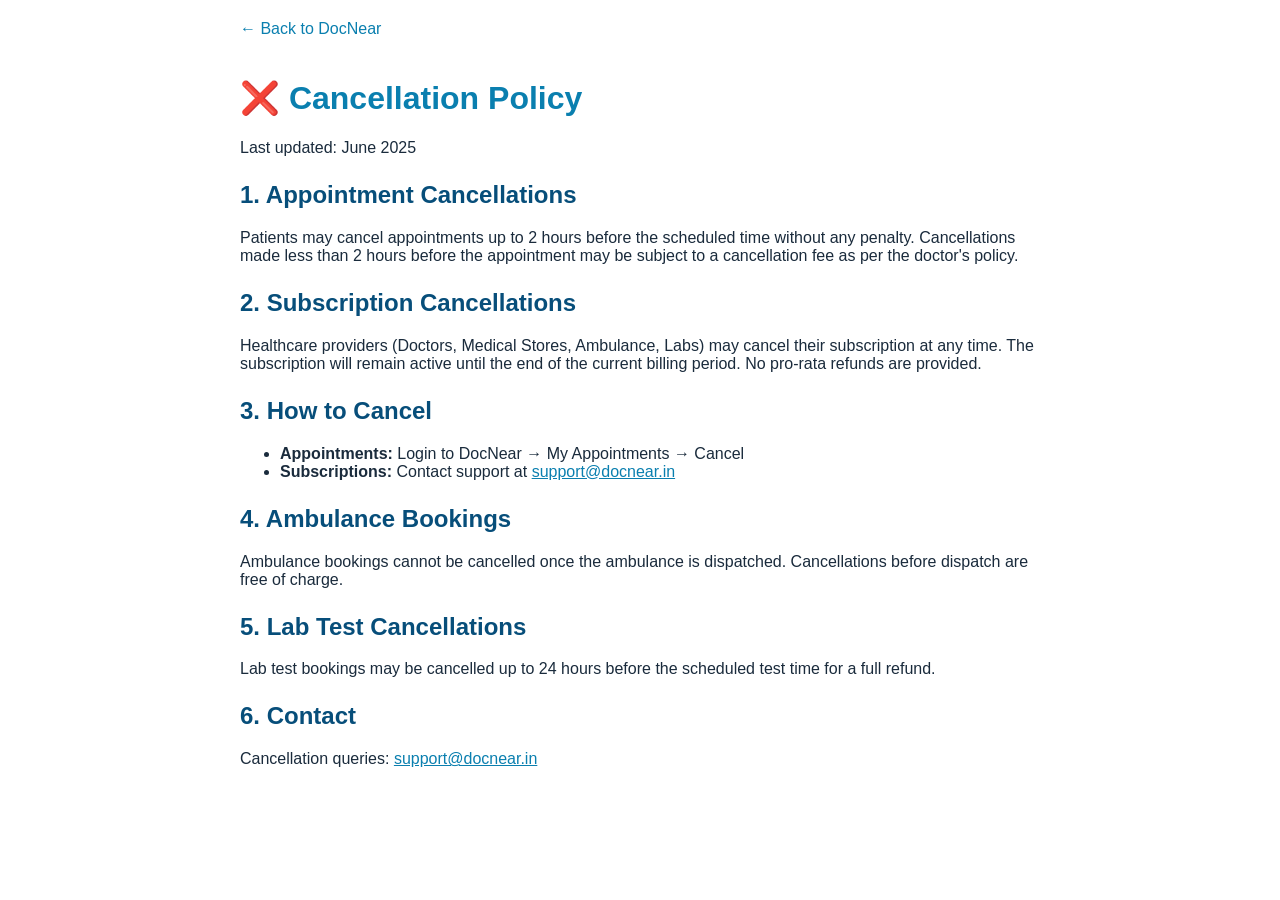
<file: cancellation.html>
<!DOCTYPE html>
<html lang="en">
<head>
<meta charset="UTF-8"/>
<meta name="viewport" content="width=device-width,initial-scale=1.0"/>
<title>Cancellation Policy — DocNear</title>
<style>
body{font-family:sans-serif;max-width:800px;margin:0 auto;padding:20px;color:#1A2B3C}
h1{color:#0A7FAF}h2{color:#074E7A;margin-top:24px}
a{color:#0A7FAF}.back{display:inline-block;margin-bottom:20px;text-decoration:none;color:#0A7FAF}
</style>
</head>
<body>
<a class="back" href="index.html">← Back to DocNear</a>
<h1>❌ Cancellation Policy</h1>
<p>Last updated: June 2025</p>
<h2>1. Appointment Cancellations</h2>
<p>Patients may cancel appointments up to 2 hours before the scheduled time without any penalty. Cancellations made less than 2 hours before the appointment may be subject to a cancellation fee as per the doctor's policy.</p>
<h2>2. Subscription Cancellations</h2>
<p>Healthcare providers (Doctors, Medical Stores, Ambulance, Labs) may cancel their subscription at any time. The subscription will remain active until the end of the current billing period. No pro-rata refunds are provided.</p>
<h2>3. How to Cancel</h2>
<ul>
<li><strong>Appointments:</strong> Login to DocNear → My Appointments → Cancel</li>
<li><strong>Subscriptions:</strong> Contact support at <a href="mailto:support@docnear.in">support@docnear.in</a></li>
</ul>
<h2>4. Ambulance Bookings</h2>
<p>Ambulance bookings cannot be cancelled once the ambulance is dispatched. Cancellations before dispatch are free of charge.</p>
<h2>5. Lab Test Cancellations</h2>
<p>Lab test bookings may be cancelled up to 24 hours before the scheduled test time for a full refund.</p>
<h2>6. Contact</h2>
<p>Cancellation queries: <a href="mailto:support@docnear.in">support@docnear.in</a></p>
</body>
</html>
</file>
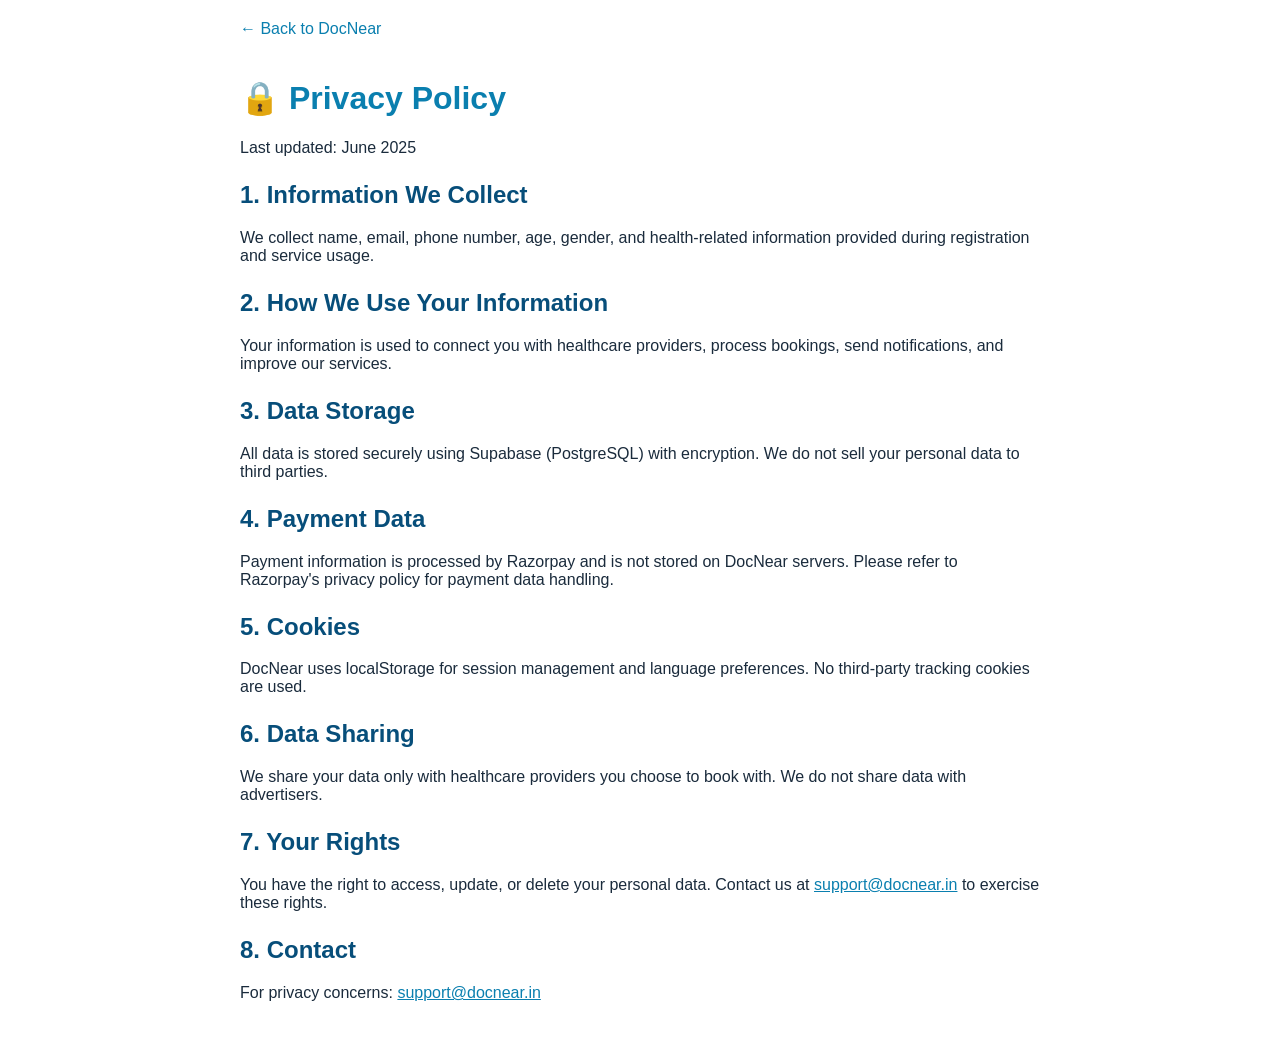
<file: privacy.html>
<!DOCTYPE html>
<html lang="en">
<head>
<meta charset="UTF-8"/>
<meta name="viewport" content="width=device-width,initial-scale=1.0"/>
<title>Privacy Policy — DocNear</title>
<style>
body{font-family:sans-serif;max-width:800px;margin:0 auto;padding:20px;color:#1A2B3C}
h1{color:#0A7FAF}h2{color:#074E7A;margin-top:24px}
a{color:#0A7FAF}.back{display:inline-block;margin-bottom:20px;text-decoration:none;color:#0A7FAF}
</style>
</head>
<body>
<a class="back" href="index.html">← Back to DocNear</a>
<h1>🔒 Privacy Policy</h1>
<p>Last updated: June 2025</p>
<h2>1. Information We Collect</h2>
<p>We collect name, email, phone number, age, gender, and health-related information provided during registration and service usage.</p>
<h2>2. How We Use Your Information</h2>
<p>Your information is used to connect you with healthcare providers, process bookings, send notifications, and improve our services.</p>
<h2>3. Data Storage</h2>
<p>All data is stored securely using Supabase (PostgreSQL) with encryption. We do not sell your personal data to third parties.</p>
<h2>4. Payment Data</h2>
<p>Payment information is processed by Razorpay and is not stored on DocNear servers. Please refer to Razorpay's privacy policy for payment data handling.</p>
<h2>5. Cookies</h2>
<p>DocNear uses localStorage for session management and language preferences. No third-party tracking cookies are used.</p>
<h2>6. Data Sharing</h2>
<p>We share your data only with healthcare providers you choose to book with. We do not share data with advertisers.</p>
<h2>7. Your Rights</h2>
<p>You have the right to access, update, or delete your personal data. Contact us at <a href="mailto:support@docnear.in">support@docnear.in</a> to exercise these rights.</p>
<h2>8. Contact</h2>
<p>For privacy concerns: <a href="mailto:support@docnear.in">support@docnear.in</a></p>
</body>
</html>
</file>
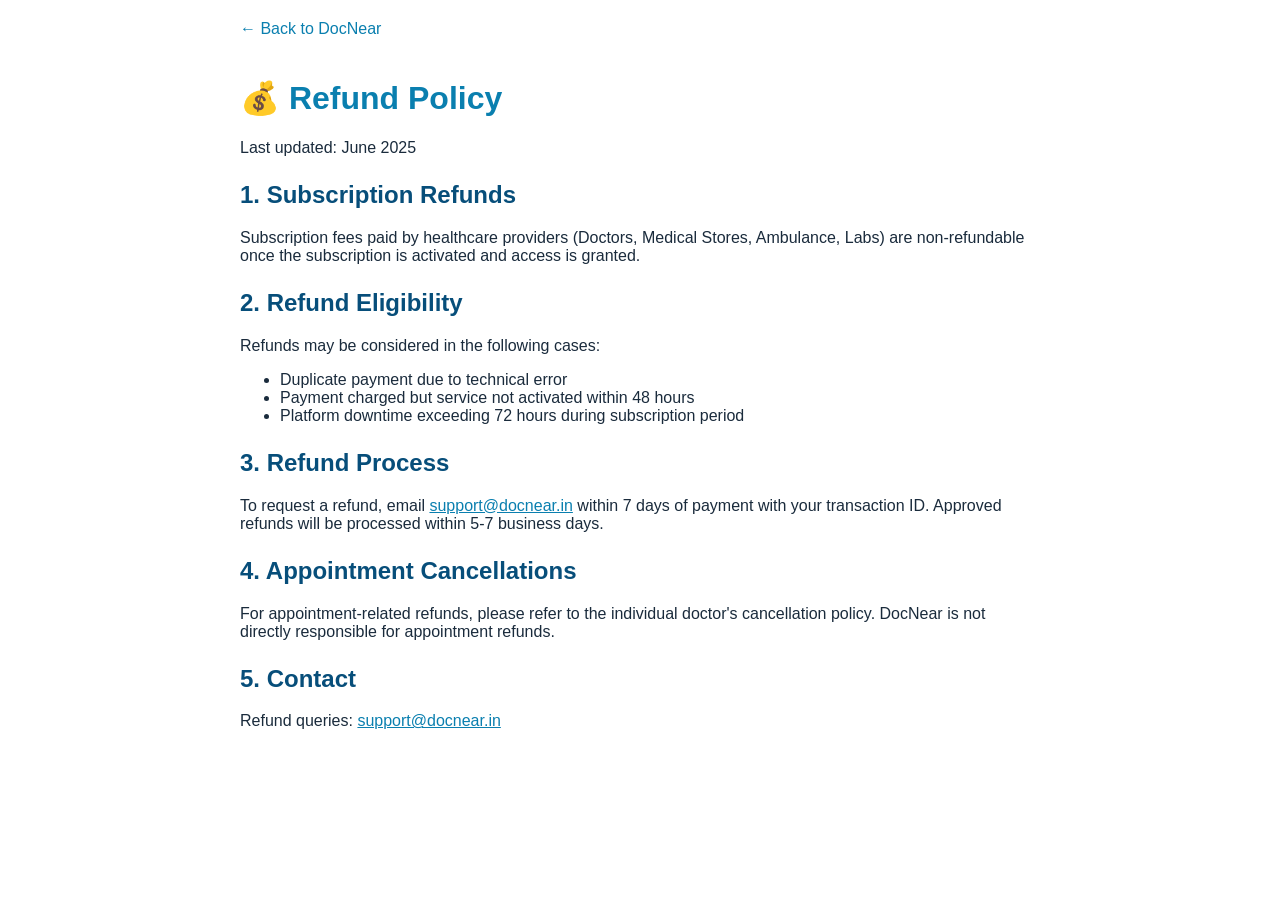
<file: refund.html>
<!DOCTYPE html>
<html lang="en">
<head>
<meta charset="UTF-8"/>
<meta name="viewport" content="width=device-width,initial-scale=1.0"/>
<title>Refund Policy — DocNear</title>
<style>
body{font-family:sans-serif;max-width:800px;margin:0 auto;padding:20px;color:#1A2B3C}
h1{color:#0A7FAF}h2{color:#074E7A;margin-top:24px}
a{color:#0A7FAF}.back{display:inline-block;margin-bottom:20px;text-decoration:none;color:#0A7FAF}
</style>
</head>
<body>
<a class="back" href="index.html">← Back to DocNear</a>
<h1>💰 Refund Policy</h1>
<p>Last updated: June 2025</p>
<h2>1. Subscription Refunds</h2>
<p>Subscription fees paid by healthcare providers (Doctors, Medical Stores, Ambulance, Labs) are non-refundable once the subscription is activated and access is granted.</p>
<h2>2. Refund Eligibility</h2>
<p>Refunds may be considered in the following cases:</p>
<ul>
<li>Duplicate payment due to technical error</li>
<li>Payment charged but service not activated within 48 hours</li>
<li>Platform downtime exceeding 72 hours during subscription period</li>
</ul>
<h2>3. Refund Process</h2>
<p>To request a refund, email <a href="mailto:support@docnear.in">support@docnear.in</a> within 7 days of payment with your transaction ID. Approved refunds will be processed within 5-7 business days.</p>
<h2>4. Appointment Cancellations</h2>
<p>For appointment-related refunds, please refer to the individual doctor's cancellation policy. DocNear is not directly responsible for appointment refunds.</p>
<h2>5. Contact</h2>
<p>Refund queries: <a href="mailto:support@docnear.in">support@docnear.in</a></p>
</body>
</html>
</file>
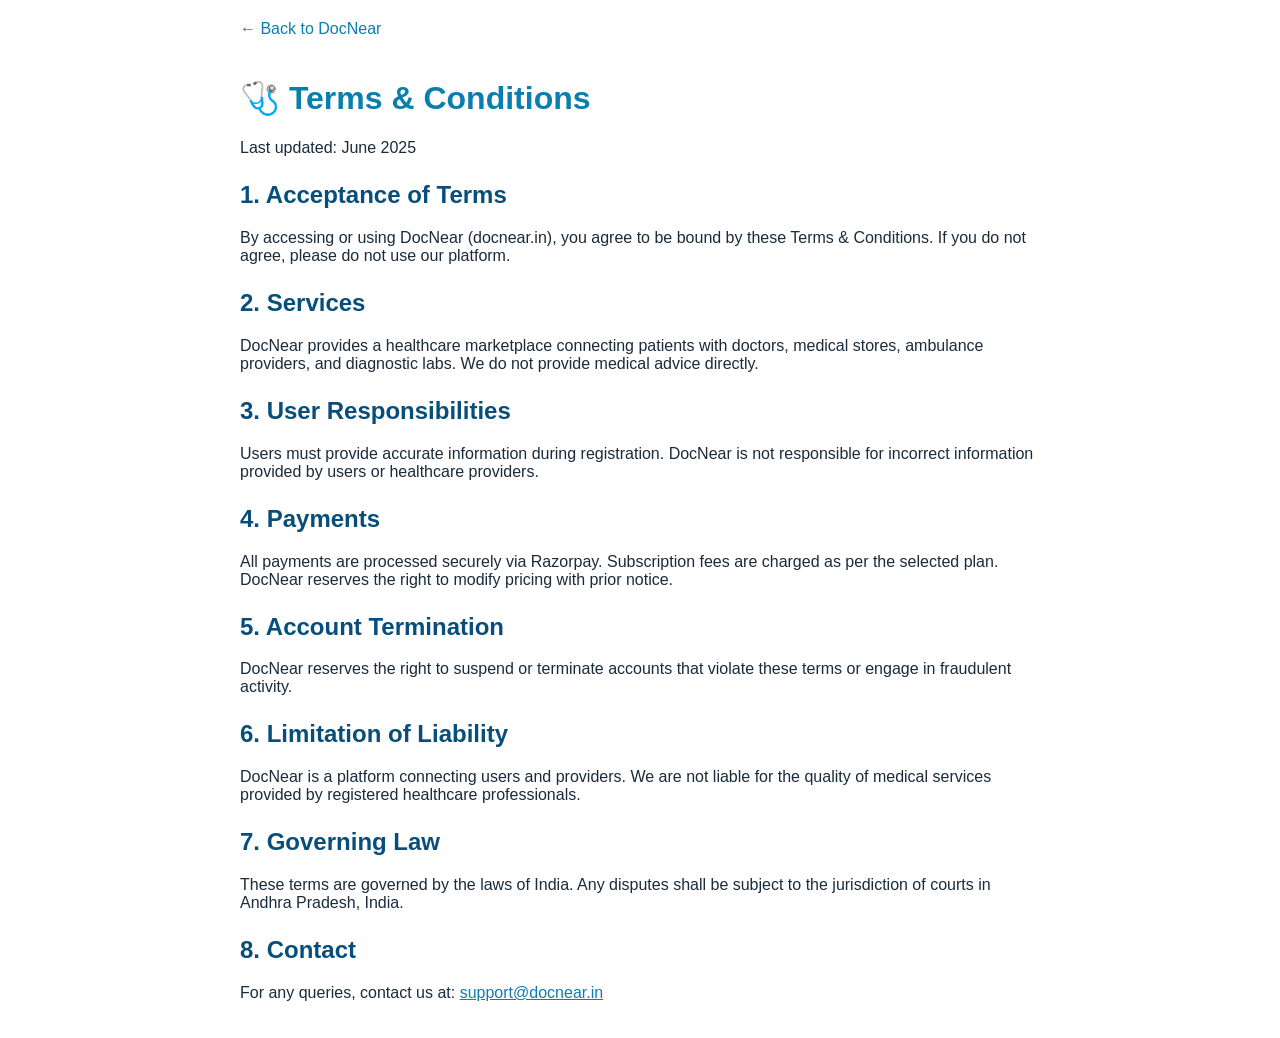
<file: terms.html>
<!DOCTYPE html>
<html lang="en">
<head>
<meta charset="UTF-8"/>
<meta name="viewport" content="width=device-width,initial-scale=1.0"/>
<title>Terms & Conditions — DocNear</title>
<style>
body{font-family:sans-serif;max-width:800px;margin:0 auto;padding:20px;color:#1A2B3C}
h1{color:#0A7FAF}h2{color:#074E7A;margin-top:24px}
a{color:#0A7FAF}.back{display:inline-block;margin-bottom:20px;text-decoration:none;color:#0A7FAF}
</style>
</head>
<body>
<a class="back" href="index.html">← Back to DocNear</a>
<h1>🩺 Terms & Conditions</h1>
<p>Last updated: June 2025</p>
<h2>1. Acceptance of Terms</h2>
<p>By accessing or using DocNear (docnear.in), you agree to be bound by these Terms & Conditions. If you do not agree, please do not use our platform.</p>
<h2>2. Services</h2>
<p>DocNear provides a healthcare marketplace connecting patients with doctors, medical stores, ambulance providers, and diagnostic labs. We do not provide medical advice directly.</p>
<h2>3. User Responsibilities</h2>
<p>Users must provide accurate information during registration. DocNear is not responsible for incorrect information provided by users or healthcare providers.</p>
<h2>4. Payments</h2>
<p>All payments are processed securely via Razorpay. Subscription fees are charged as per the selected plan. DocNear reserves the right to modify pricing with prior notice.</p>
<h2>5. Account Termination</h2>
<p>DocNear reserves the right to suspend or terminate accounts that violate these terms or engage in fraudulent activity.</p>
<h2>6. Limitation of Liability</h2>
<p>DocNear is a platform connecting users and providers. We are not liable for the quality of medical services provided by registered healthcare professionals.</p>
<h2>7. Governing Law</h2>
<p>These terms are governed by the laws of India. Any disputes shall be subject to the jurisdiction of courts in Andhra Pradesh, India.</p>
<h2>8. Contact</h2>
<p>For any queries, contact us at: <a href="mailto:support@docnear.in">support@docnear.in</a></p>
</body>
</html>
</file>
<file: DocNear.css>
/* DocNear – Complete CSS (Redesign: Sunrise — Sky Blue + Sun Yellow, high-clarity text) */
@import url('https://fonts.googleapis.com/css2?family=Sora:wght@500;600;700;800&family=Inter:wght@400;500;600;700;800&family=Noto+Sans+Telugu:wght@400;500;600;700;800&display=swap');

:root{
  --sky-deep:#0F3D73;
  --sky-mid:#1B5C9E;
  --sky-bright:#2F7FD1;
  --sky-pale:#EEF5FC;
  --sun:#FFC22E;
  --sun-dk:#E6A100;
  --sun-soft:#FFE9AE;
  --paper:#FFFFFF;
  --ink:#122A4A;
  --ink-soft:#4C6480;
  --ink-dim:#7893AC;
  --line:#DCE7F2;
  --mint:#1C8F7D;
  --mint-dk:#146B5D;
  --red:#D64545;
  --red-dk:#B23434;
  --violet:#5B4FCF;
  --violet-dk:#443AA8;
  --disp:'Sora',sans-serif;
  --ui:'Inter','Noto Sans Telugu',sans-serif;
}

*,*::before,*::after{box-sizing:border-box;margin:0;padding:0}
html{scroll-behavior:smooth}
body{font-family:var(--ui);background:var(--sky-pale);color:var(--ink);font-size:14px;line-height:1.55;font-weight:500;-webkit-tap-highlight-color:transparent}
input,select,textarea,button{font-family:inherit}
img{max-width:100%}
a{text-decoration:none}
::-webkit-scrollbar{width:4px;height:4px}
::-webkit-scrollbar-thumb{background:var(--sky-deep);border-radius:4px}
@keyframes fadeUp{from{opacity:0;transform:translateY(14px)}to{opacity:1;transform:translateY(0)}}
@keyframes spin{to{transform:rotate(360deg)}}
@keyframes slideDown{from{opacity:0;transform:translateY(-10px)}to{opacity:1;transform:translateY(0)}}
@keyframes pulse{0%,100%{opacity:1}50%{opacity:.5}}

/* PAGES */
.page{display:none;min-height:100vh;animation:fadeUp .3s ease}
.page.active{display:block}

/* NAVBAR */
.nav{background:var(--paper);box-shadow:0 1px 12px rgba(15,61,115,.08);position:sticky;top:0;z-index:200;height:60px;display:flex;align-items:center;justify-content:space-between;padding:0 20px;gap:12px}
.nav-brand{display:flex;align-items:center;gap:8px;cursor:pointer;user-select:none;text-decoration:none}
.nav-logo{width:36px;height:36px;background:linear-gradient(135deg,var(--sky-deep),var(--sky-mid));border-radius:10px;display:flex;align-items:center;justify-content:center;font-size:18px;flex-shrink:0}
.nav-title{font-family:var(--disp);font-size:22px;color:var(--ink);font-weight:700}
.nav-title span{color:var(--sun-dk)}
.nav-actions{display:flex;align-items:center;gap:8px;flex-wrap:nowrap}

/* BUTTONS — bold weight everywhere for clarity */
.btn{padding:9px 20px;border-radius:10px;border:none;cursor:pointer;font-size:13.5px;font-weight:800;font-family:inherit;transition:all .2s;display:inline-flex;align-items:center;justify-content:center;gap:6px;white-space:nowrap;line-height:1.2;letter-spacing:.01em}
.btn:hover:not(:disabled){opacity:.92;transform:translateY(-1px)}
.btn:active{transform:translateY(0)}
.btn:disabled{opacity:.5;cursor:not-allowed;transform:none!important}
.btn-primary{background:var(--sun);color:var(--sky-deep);box-shadow:0 4px 14px rgba(255,194,46,.35)}
.btn-orange{background:linear-gradient(135deg,var(--sun),var(--sun-dk));color:var(--sky-deep)}
.btn-green{background:linear-gradient(135deg,var(--mint),var(--mint-dk));color:#fff}
.btn-red{background:linear-gradient(135deg,var(--red),var(--red-dk));color:#fff}
.btn-purple{background:linear-gradient(135deg,var(--violet),var(--violet-dk));color:#fff}
.btn-dark{background:linear-gradient(135deg,var(--sky-deep),#0A2C54);color:#fff}
.btn-outline{background:#fff;color:var(--sky-deep);border:2px solid var(--sky-deep)!important}
.btn-ghost{background:transparent;color:var(--ink-soft);border:1.5px solid var(--line)!important}
.btn-sm{padding:6px 14px;font-size:12.5px;border-radius:8px}
.btn-full{width:100%}

/* FORMS */
.form-group{margin-bottom:14px}
.form-label{display:block;font-size:11.5px;font-weight:800;color:var(--ink-soft);margin-bottom:5px;text-transform:uppercase;letter-spacing:.4px}
.form-label span{color:var(--red)}
.form-input{width:100%;padding:10px 14px;border-radius:8px;border:1.5px solid var(--line);font-size:14px;font-weight:500;color:var(--ink);background:#fff;transition:all .2s;font-family:inherit}
.form-input:focus{border-color:var(--sky-deep);box-shadow:0 0 0 3px rgba(15,61,115,.12);outline:none}
.form-input:hover{border-color:#B9CCE0}
textarea.form-input{resize:vertical;min-height:80px}
.grid-2{display:grid;grid-template-columns:1fr 1fr;gap:12px}

/* CARDS */
.card{background:var(--paper);border-radius:16px;padding:18px;box-shadow:0 2px 12px rgba(15,61,115,.07);transition:all .2s;cursor:pointer}
.card:hover{transform:translateY(-3px);box-shadow:0 12px 30px rgba(15,61,115,.16)}

/* PILL/BADGE */
.pill{display:inline-flex;align-items:center;font-size:11.5px;font-weight:700;padding:3px 10px;border-radius:20px;white-space:nowrap;line-height:1.4}
.avatar{border-radius:50%;display:flex;align-items:center;justify-content:center;color:#fff;font-weight:800;flex-shrink:0}

/* STAT CARD */
.stat-card{background:var(--paper);border-radius:14px;padding:16px;box-shadow:0 2px 8px rgba(15,61,115,.06);display:flex;align-items:center;gap:12px}
.stat-icon{width:46px;height:46px;border-radius:12px;display:flex;align-items:center;justify-content:center;font-size:20px;flex-shrink:0}
.stat-val{font-family:var(--disp);font-size:22px;font-weight:800;line-height:1;color:var(--ink)}
.stat-lbl{font-size:11.5px;color:var(--ink-soft);margin-top:3px;font-weight:600}
.grid-stat{display:grid;grid-template-columns:repeat(auto-fit,minmax(130px,1fr));gap:10px}

/* LOADING */
.loading-box{display:flex;align-items:center;gap:10px;padding:28px;color:var(--ink-soft);font-size:13px;font-weight:600;justify-content:center}
.spinner{width:20px;height:20px;border:2.5px solid var(--line);border-top-color:var(--sky-deep);border-radius:50%;animation:spin .8s linear infinite;flex-shrink:0}

/* EMPTY */
.empty{background:var(--paper);border-radius:14px;padding:40px 20px;text-align:center}
.empty-icon{font-size:44px;margin-bottom:10px}
.empty-msg{font-size:14px;color:var(--ink-soft);font-weight:600;margin-bottom:14px;line-height:1.6}

/* TOAST */
#toast{position:fixed;top:16px;right:16px;z-index:9999;padding:12px 18px;border-radius:12px;box-shadow:0 6px 24px rgba(15,61,115,.28);font-size:13.5px;font-weight:700;max-width:320px;display:none;word-break:break-word;animation:slideDown .3s ease}

/* HERO — Sunrise: deep sky gradient + golden glow */
.hero{
  position:relative;overflow:hidden;text-align:center;
  padding:clamp(44px,8vw,80px) 20px clamp(90px,12vw,120px);
  background:linear-gradient(180deg,var(--sky-deep) 0%,var(--sky-mid) 55%,var(--sky-bright) 100%);
}
.hero::before{
  content:"";position:absolute;left:50%;bottom:-160px;transform:translateX(-50%);
  width:560px;height:560px;border-radius:50%;pointer-events:none;
  background:radial-gradient(circle, rgba(255,194,46,.55) 0%, rgba(255,194,46,.16) 42%, transparent 70%);
}
.hero-orb{position:absolute;border-radius:50%;pointer-events:none}
.hero-orb1{top:-100px;right:-100px;width:350px;height:350px;background:rgba(255,255,255,.06)}
.hero-orb2{bottom:-80px;left:-60px;width:250px;height:250px;background:rgba(255,255,255,.05)}
.hero-orb3{top:30px;left:35%;width:140px;height:140px;background:rgba(255,194,46,.16)}
.hero-badge{position:relative;z-index:2;display:inline-flex;align-items:center;gap:8px;background:rgba(255,194,46,.18);border:1px solid rgba(255,194,46,.4);color:#FFDD80;font-weight:800;padding:5px 16px;border-radius:20px;margin-bottom:20px}
.hero-title{position:relative;z-index:2;font-family:var(--disp);font-size:clamp(32px,7vw,58px);color:#fff;line-height:1.16;margin-bottom:14px;font-weight:700}
.hero-title .accent{color:var(--sun)}
.hero-subtitle{position:relative;z-index:2;color:rgba(255,255,255,.92);font-weight:500;font-size:clamp(13px,2.5vw,16px);margin-bottom:30px;line-height:1.7}
.hero-search-wrap{position:relative;z-index:2;background:#fff;border-radius:16px;padding:5px 5px 5px 16px;display:flex;align-items:center;gap:8px;box-shadow:0 14px 40px rgba(15,61,115,.3);max-width:520px;margin:0 auto}
.hero-search-wrap input{flex:1;border:none;outline:none;font-size:14px;font-weight:500;color:var(--ink);background:transparent;padding:8px 4px;font-family:inherit}
.hero-stats{position:relative;z-index:2;display:flex;justify-content:center;gap:clamp(20px,5vw,50px);margin-top:34px}
.hero-stat-num{font-family:var(--disp);font-size:clamp(20px,4vw,28px);color:var(--sun);font-weight:800}
.hero-stat-lbl{font-size:11.5px;color:rgba(255,255,255,.88);margin-top:2px;font-weight:700;letter-spacing:.02em}

/* SECTION */
.section-wrap{max-width:1100px;margin:0 auto;padding:22px 18px}
.section-box{background:var(--paper);border-radius:18px;padding:26px 22px;box-shadow:0 2px 12px rgba(15,61,115,.06);margin-bottom:24px}
.section-title{font-family:var(--disp);font-size:clamp(20px,4vw,26px);color:var(--ink);margin-bottom:4px;font-weight:700}
.section-sub{color:var(--ink-soft);font-size:13px;font-weight:600;margin-bottom:18px}

/* SPEC GRID */
.spec-grid{display:grid;grid-template-columns:repeat(auto-fill,minmax(110px,1fr));gap:12px}
.spec-card{background:var(--paper);border-radius:14px;padding:14px 10px;text-align:center;cursor:pointer;box-shadow:0 2px 8px rgba(15,61,115,.06);transition:all .2s;border:1.5px solid transparent}
.spec-card:hover{transform:translateY(-2px);border-color:var(--sky-bright)}
.spec-icon{font-size:26px;margin-bottom:7px}
.spec-name{font-size:11.5px;font-weight:700;color:var(--ink);line-height:1.3}

/* SERVICE TILES */
.service-tile{background:var(--paper);border-radius:16px;padding:18px 14px;text-align:center;cursor:pointer;box-shadow:0 2px 10px rgba(15,61,115,.07);transition:all .2s;border:1.5px solid transparent}
.service-tile:hover{transform:translateY(-3px);box-shadow:0 10px 28px rgba(15,61,115,.16)}
.service-tile-icon{width:56px;height:56px;border-radius:14px;display:flex;align-items:center;justify-content:center;font-size:24px;margin:0 auto 10px}
.service-tile-label{font-size:13.5px;font-weight:800;color:var(--ink);margin-bottom:3px}
.service-tile-sub{font-size:11.5px;color:var(--ink-soft);font-weight:600}

/* CTA */
.cta-grid{display:grid;grid-template-columns:repeat(auto-fit,minmax(250px,1fr));gap:14px;margin-bottom:20px}
.cta-card{border-radius:18px;padding:26px;color:#fff}
.cta-card-blue{background:linear-gradient(135deg,var(--sky-deep),var(--sky-mid))}
.cta-card-orange{background:linear-gradient(135deg,var(--sun),var(--sun-dk));color:var(--sky-deep)}
.cta-icon{font-size:36px;margin-bottom:10px}
.cta-title{font-family:var(--disp);font-size:20px;margin-bottom:6px;font-weight:700}
.cta-desc{font-size:13.5px;opacity:.92;font-weight:500;margin-bottom:18px;line-height:1.6}

/* HOW */
.how-grid{display:grid;grid-template-columns:repeat(auto-fit,minmax(180px,1fr));gap:22px}
.how-item{text-align:center}
.how-icon{width:58px;height:58px;border-radius:50%;background:linear-gradient(135deg,var(--sky-pale),#DCEBFA);display:flex;align-items:center;justify-content:center;font-size:22px;margin:0 auto 12px}
.how-step{font-size:10.5px;font-weight:800;color:var(--sun-dk);margin-bottom:4px;letter-spacing:1.2px;text-transform:uppercase}
.how-title{font-size:14.5px;font-weight:800;color:var(--ink);margin-bottom:4px}
.how-desc{font-size:12.5px;color:var(--ink-soft);font-weight:500;line-height:1.6}

/* AUTH */
.auth-page{min-height:100vh;background:linear-gradient(135deg,var(--sky-pale),#E2EFFB);display:flex;flex-direction:column}
.auth-header{padding:14px 20px;background:var(--paper);box-shadow:0 1px 4px rgba(15,61,115,.07)}
.auth-body{flex:1;display:flex;align-items:center;justify-content:center;padding:20px 16px}
.auth-box{background:var(--paper);border-radius:20px;padding:30px 26px;width:100%;max-width:460px;box-shadow:0 8px 40px rgba(15,61,115,.14)}
.auth-title{font-family:var(--disp);font-size:24px;color:var(--ink);margin-bottom:4px;font-weight:700}
.auth-sub{color:var(--ink-soft);font-size:13px;font-weight:600;margin-bottom:20px}
.back-btn{display:inline-flex;align-items:center;gap:5px;color:var(--ink-soft);background:none;border:none;cursor:pointer;font-size:12.5px;font-weight:700;margin-bottom:18px;font-family:inherit;padding:0;transition:color .15s}
.back-btn:hover{color:var(--ink)}

/* ALERTS */
.alert{border-radius:10px;padding:10px 14px;display:flex;gap:8px;align-items:flex-start;font-size:12.5px;font-weight:600;margin-bottom:14px;line-height:1.5}
.alert-ok{background:#E4F5F1;color:var(--mint-dk);border:1px solid #A9DECE}
.alert-warn{background:var(--sun-soft);color:#8A5C00;border:1px solid var(--sun)}
.alert-info{background:var(--sky-pale);color:var(--sky-deep);border:1px solid #B9D3ED}

/* LOGIN CHOICE */
.login-choice-btn{display:flex;align-items:center;gap:16px;padding:14px 18px;border-radius:14px;border:none;cursor:pointer;color:#fff;font-family:inherit;text-align:left;transition:all .2s;width:100%}
.login-choice-btn:hover{opacity:.92;transform:translateY(-2px)}
.login-choice-btn .lc-icon{font-size:26px;flex-shrink:0}
.login-choice-btn .lc-title{font-size:14.5px;font-weight:800}
.login-choice-btn .lc-sub{font-size:11.5px;opacity:.88;margin-top:2px;font-weight:500}

/* PAYMENT PLAN CARDS */
.plan-card{border-radius:16px;padding:20px;border:2px solid var(--line);background:var(--paper);transition:all .2s;cursor:pointer}
.plan-card:hover,.plan-card.selected{border-color:var(--sky-deep);background:var(--sky-pale)}
.plan-card.popular{border-color:var(--sun);background:linear-gradient(135deg,var(--sun-soft),#FFF3D6)}
.plan-price{font-family:var(--disp);font-size:26px;font-weight:800;color:var(--ink);line-height:1}
.plan-period{font-size:12px;color:var(--ink-soft);font-weight:600}
.plan-feature{font-size:12.5px;color:var(--ink-soft);font-weight:600;display:flex;align-items:center;gap:6px;margin-bottom:5px}

/* DASH NAV */
.dash-nav{background:var(--paper);box-shadow:0 1px 6px rgba(15,61,115,.08);position:sticky;top:0;z-index:100}
.dash-nav-inner{max-width:1100px;margin:0 auto;padding:0 18px;display:flex;align-items:center;height:54px;gap:6px;overflow-x:auto;scrollbar-width:none}
.dash-nav-inner::-webkit-scrollbar{display:none}
.dash-tab{padding:5px 14px;border-radius:8px;border:none;cursor:pointer;font-size:12.5px;font-weight:700;white-space:nowrap;font-family:inherit;transition:all .2s;color:var(--ink-soft);background:transparent;flex-shrink:0}
.dash-tab.active{background:linear-gradient(135deg,var(--sky-deep),var(--sky-mid));color:#fff}
.dash-section-title{font-family:var(--disp);font-size:16px;font-weight:700;color:var(--ink);margin-bottom:12px}
.quick-action{background:var(--paper);border-radius:12px;padding:12px 10px;display:flex;flex-direction:column;align-items:center;gap:6px;border:none;cursor:pointer;font-family:inherit;box-shadow:0 2px 8px rgba(15,61,115,.06);transition:all .2s;font-size:11.5px;font-weight:700;color:var(--ink)}
.quick-action:hover{transform:translateY(-2px);box-shadow:0 6px 16px rgba(15,61,115,.12)}
.quick-action span:first-child{font-size:22px}

/* SEARCH */
.search-wrap{background:var(--paper);border-radius:14px;padding:12px;margin-bottom:14px;box-shadow:0 2px 8px rgba(15,61,115,.06);display:flex;gap:10px;flex-wrap:wrap}
.search-input-wrap{flex:1;min-width:180px;display:flex;align-items:center;gap:8px;background:var(--sky-pale);border-radius:10px;padding:8px 14px}
.search-input-wrap input{flex:1;border:none;background:transparent;outline:none;font-size:14px;font-weight:500;font-family:inherit}
.chip-row{display:flex;gap:8px;margin-bottom:14px;overflow-x:auto;padding-bottom:4px;scrollbar-width:none}
.chip-row::-webkit-scrollbar{display:none}
.chip{padding:5px 14px;border-radius:20px;border:1.5px solid var(--line);background:var(--paper);color:var(--ink-soft);cursor:pointer;font-size:12.5px;font-weight:700;white-space:nowrap;font-family:inherit;transition:all .15s;flex-shrink:0}
.chip.active,.chip:hover{border-color:var(--sky-deep);background:var(--sky-pale);color:var(--sky-deep)}

/* GRID */
.grid-auto{display:grid;grid-template-columns:repeat(auto-fill,minmax(280px,1fr));gap:14px}

/* DOC */
.doc-name{font-size:15.5px;font-weight:800;color:var(--ink);overflow:hidden;text-overflow:ellipsis;white-space:nowrap}
.doc-spec{font-size:12.5px;color:var(--sky-deep);font-weight:700;margin-top:1px}
.doc-meta{font-size:12px;color:var(--ink-soft);font-weight:600;display:flex;align-items:center;gap:4px;margin-top:2px}

/* APPT CARD */
.appt-card{background:var(--paper);border-radius:12px;padding:14px 16px;box-shadow:0 2px 8px rgba(15,61,115,.05);margin-bottom:0}

/* PROFILE */
.profile-header{background:var(--paper);border-radius:20px;padding:clamp(16px,4vw,26px);margin-bottom:14px;box-shadow:0 4px 20px rgba(15,61,115,.08)}
.profile-info-grid{display:grid;grid-template-columns:repeat(auto-fit,minmax(160px,1fr));gap:10px;margin-bottom:16px}
.profile-info-item{background:var(--sky-pale);border-radius:10px;padding:10px 14px}
.profile-info-lbl{font-size:10.5px;color:var(--ink-soft);margin-bottom:2px;font-weight:700;text-transform:uppercase;letter-spacing:.3px}
.profile-info-val{font-size:13.5px;font-weight:700;color:var(--ink);word-break:break-word}
.profile-slots-wrap{background:var(--paper);border-radius:16px;padding:18px 20px;box-shadow:0 2px 8px rgba(15,61,115,.06)}
.profile-slot-tag{padding:7px 14px;border-radius:10px;background:var(--sky-pale);color:var(--sky-deep);font-size:12.5px;font-weight:700;display:inline-block;margin:3px}

/* ADMIN */
.pending-card{background:var(--paper);border-radius:16px;padding:20px;margin-bottom:16px;box-shadow:0 4px 18px rgba(15,61,115,.08);border:2px solid var(--sun-soft)}
.pending-card-header{display:flex;gap:14px;margin-bottom:14px;flex-wrap:wrap;align-items:flex-start}
.pending-info-grid{display:grid;grid-template-columns:repeat(auto-fill,minmax(155px,1fr));gap:8px;margin-bottom:14px}
.pending-info-item{background:var(--sky-pale);border-radius:8px;padding:9px 12px}
.pending-info-lbl{font-size:10.5px;color:var(--ink-soft);margin-bottom:2px;font-weight:700;text-transform:uppercase;letter-spacing:.3px}
.pending-info-val{font-size:12.5px;color:var(--ink);font-weight:700;word-break:break-all}
.dd-info-item{background:var(--sky-pale);border-radius:10px;padding:10px 14px}
.dd-info-lbl{font-size:10.5px;color:var(--ink-soft);margin-bottom:2px;font-weight:700;text-transform:uppercase;letter-spacing:.3px}
.dd-info-val{font-size:13.5px;font-weight:700;color:var(--ink);word-break:break-word}

/* SLOTS */
.slot-grid{display:grid;grid-template-columns:repeat(auto-fill,minmax(108px,1fr));gap:8px}
.slot-btn{padding:10px 6px;border-radius:10px;cursor:pointer;font-size:12.5px;font-weight:700;text-align:center;font-family:inherit;border:1.5px solid var(--line);background:var(--paper);color:var(--ink-soft);transition:all .15s;line-height:1.3}
.slot-btn.active{border-color:var(--sky-deep);background:var(--sky-pale);color:var(--sky-deep)}
.slot-btn:hover:not(:disabled){border-color:var(--sky-deep);background:#F1F7FD}
.slot-blocked{background:#FBEAEA!important;border-color:#F1C4C4!important;color:#C97F7F!important;cursor:not-allowed!important;opacity:.7}

/* NOTIF */
.notif-btn{position:relative;background:none;border:none;cursor:pointer;padding:5px;display:flex;align-items:center;justify-content:center;font-size:20px;flex-shrink:0;border-radius:8px;transition:background .15s}
.notif-btn:hover{background:var(--sky-pale)}
.notif-badge{position:absolute;top:-3px;right:-3px;background:var(--red);color:#fff;border-radius:50%;width:17px;height:17px;font-size:9.5px;font-weight:800;display:none;align-items:center;justify-content:center;line-height:1}
.notif-panel{background:var(--paper);border-radius:14px;padding:16px;box-shadow:0 4px 20px rgba(15,61,115,.12);margin-bottom:20px;border:1px solid var(--line);animation:slideDown .25s ease}

/* UPLOAD */
.upload-area{border:2px dashed var(--sky-deep);border-radius:14px;padding:30px 20px;text-align:center;cursor:pointer;background:var(--sky-pale);transition:all .2s}
.upload-area:hover{background:#DCEBFA;border-color:var(--sky-mid)}

/* PWA */
#pwa-banner{position:fixed;bottom:14px;left:50%;transform:translateX(-50%);background:var(--sky-deep);color:#fff;border-radius:16px;padding:12px 18px;display:none;align-items:center;gap:12px;box-shadow:0 8px 30px rgba(15,61,115,.4);z-index:9000;font-size:13.5px;font-weight:600;max-width:360px;width:calc(100% - 28px);animation:fadeUp .4s ease}
.pwa-icon{font-size:26px;flex-shrink:0}
.pwa-title{font-weight:800;font-size:13.5px;margin-bottom:1px}
.pwa-sub{font-size:11.5px;opacity:.85;font-weight:500}

/* UTILS */
.text-muted{color:var(--ink-soft);font-size:12px;font-weight:600}
.text-center{text-align:center}
.mb-8{margin-bottom:8px}.mb-12{margin-bottom:12px}.mb-16{margin-bottom:16px}.mb-20{margin-bottom:20px}.mb-26{margin-bottom:26px}

/* RESPONSIVE */
@media(max-width:768px){.grid-stat{grid-template-columns:repeat(2,1fr)}}
@media(max-width:600px){
  .grid-2{grid-template-columns:1fr}
  .nav-title{font-size:18px}
  .hero{padding:36px 16px 70px}
  .auth-box{padding:22px 16px}
  .section-box{padding:18px 14px}
  .cta-grid{grid-template-columns:1fr}
  .hero-stats{gap:18px}
  .how-grid{grid-template-columns:1fr 1fr}
  .slot-grid{grid-template-columns:repeat(3,1fr)}
  .profile-info-grid{grid-template-columns:1fr 1fr}
}
@media(max-width:400px){
  .grid-stat{grid-template-columns:1fr 1fr}
  .btn{font-size:12.5px;padding:8px 12px}
  .how-grid{grid-template-columns:1fr}
  .slot-grid{grid-template-columns:repeat(2,1fr)}
}
</file>
